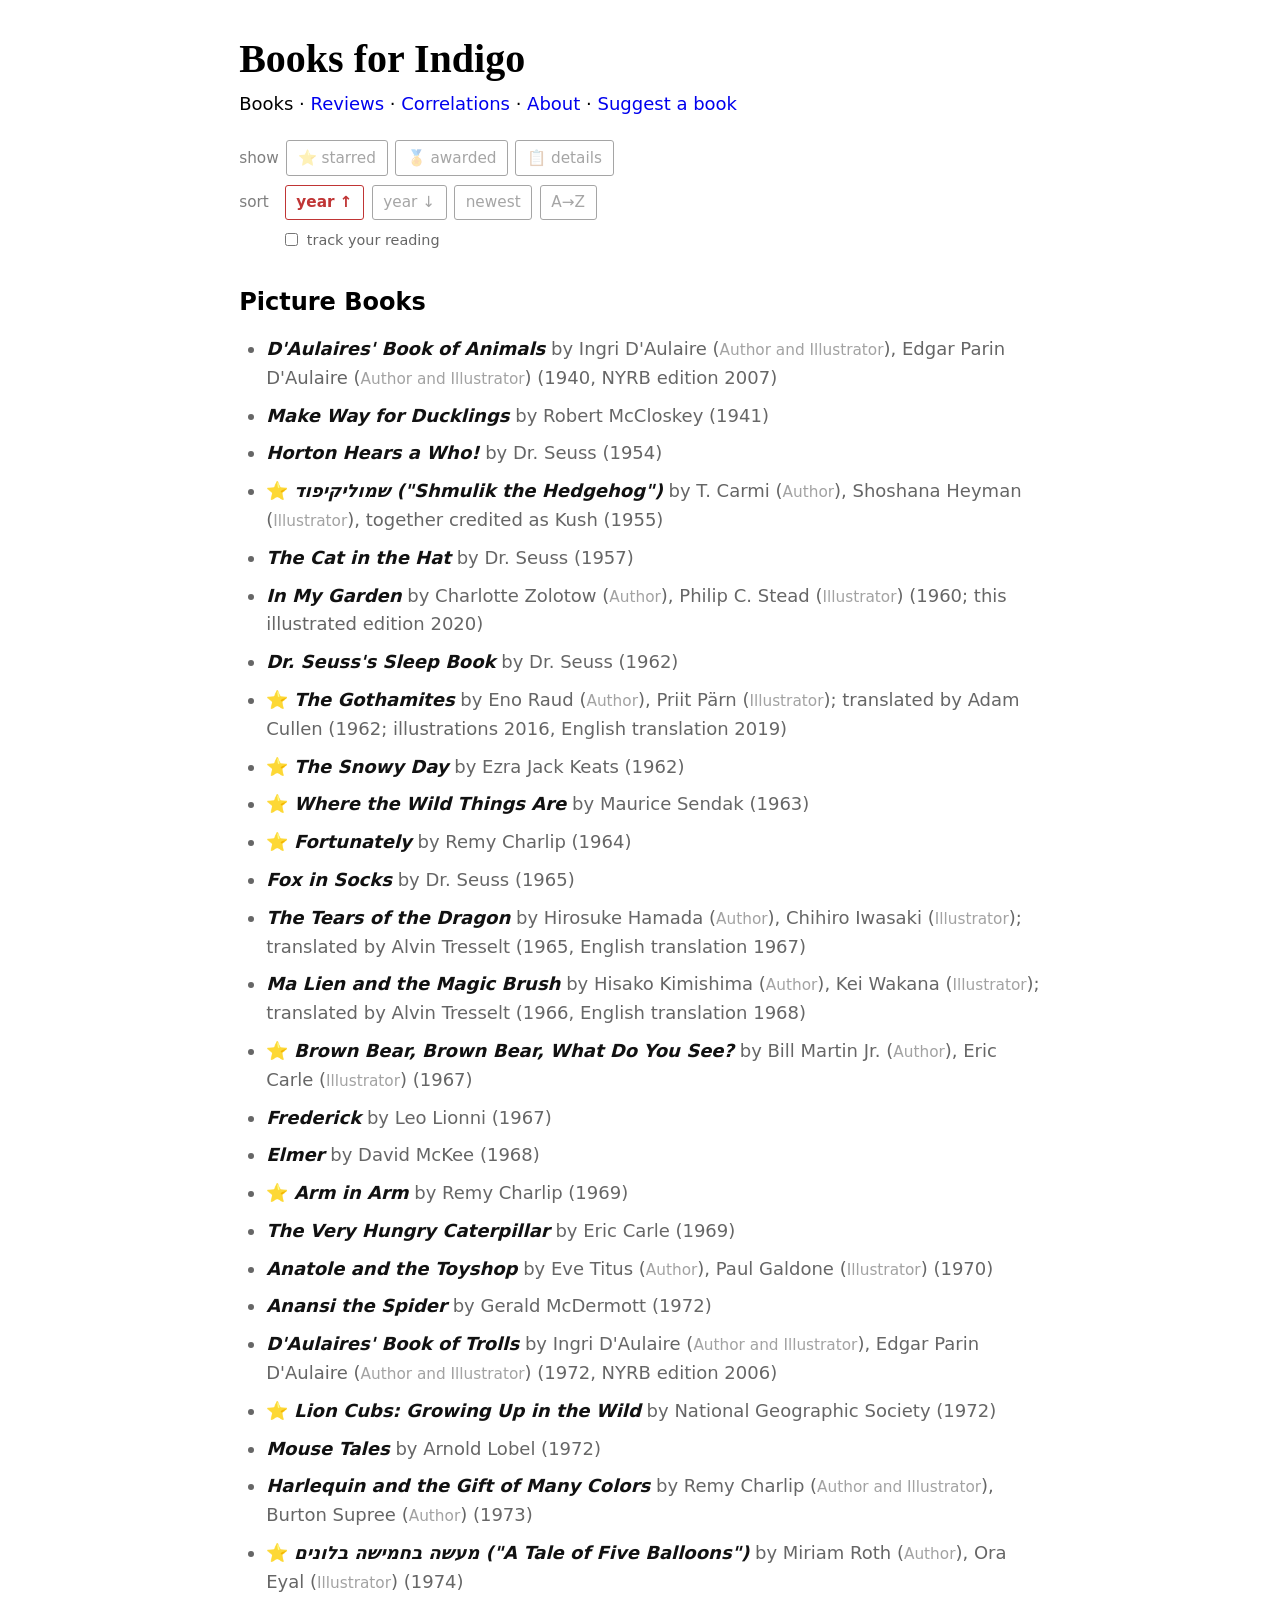
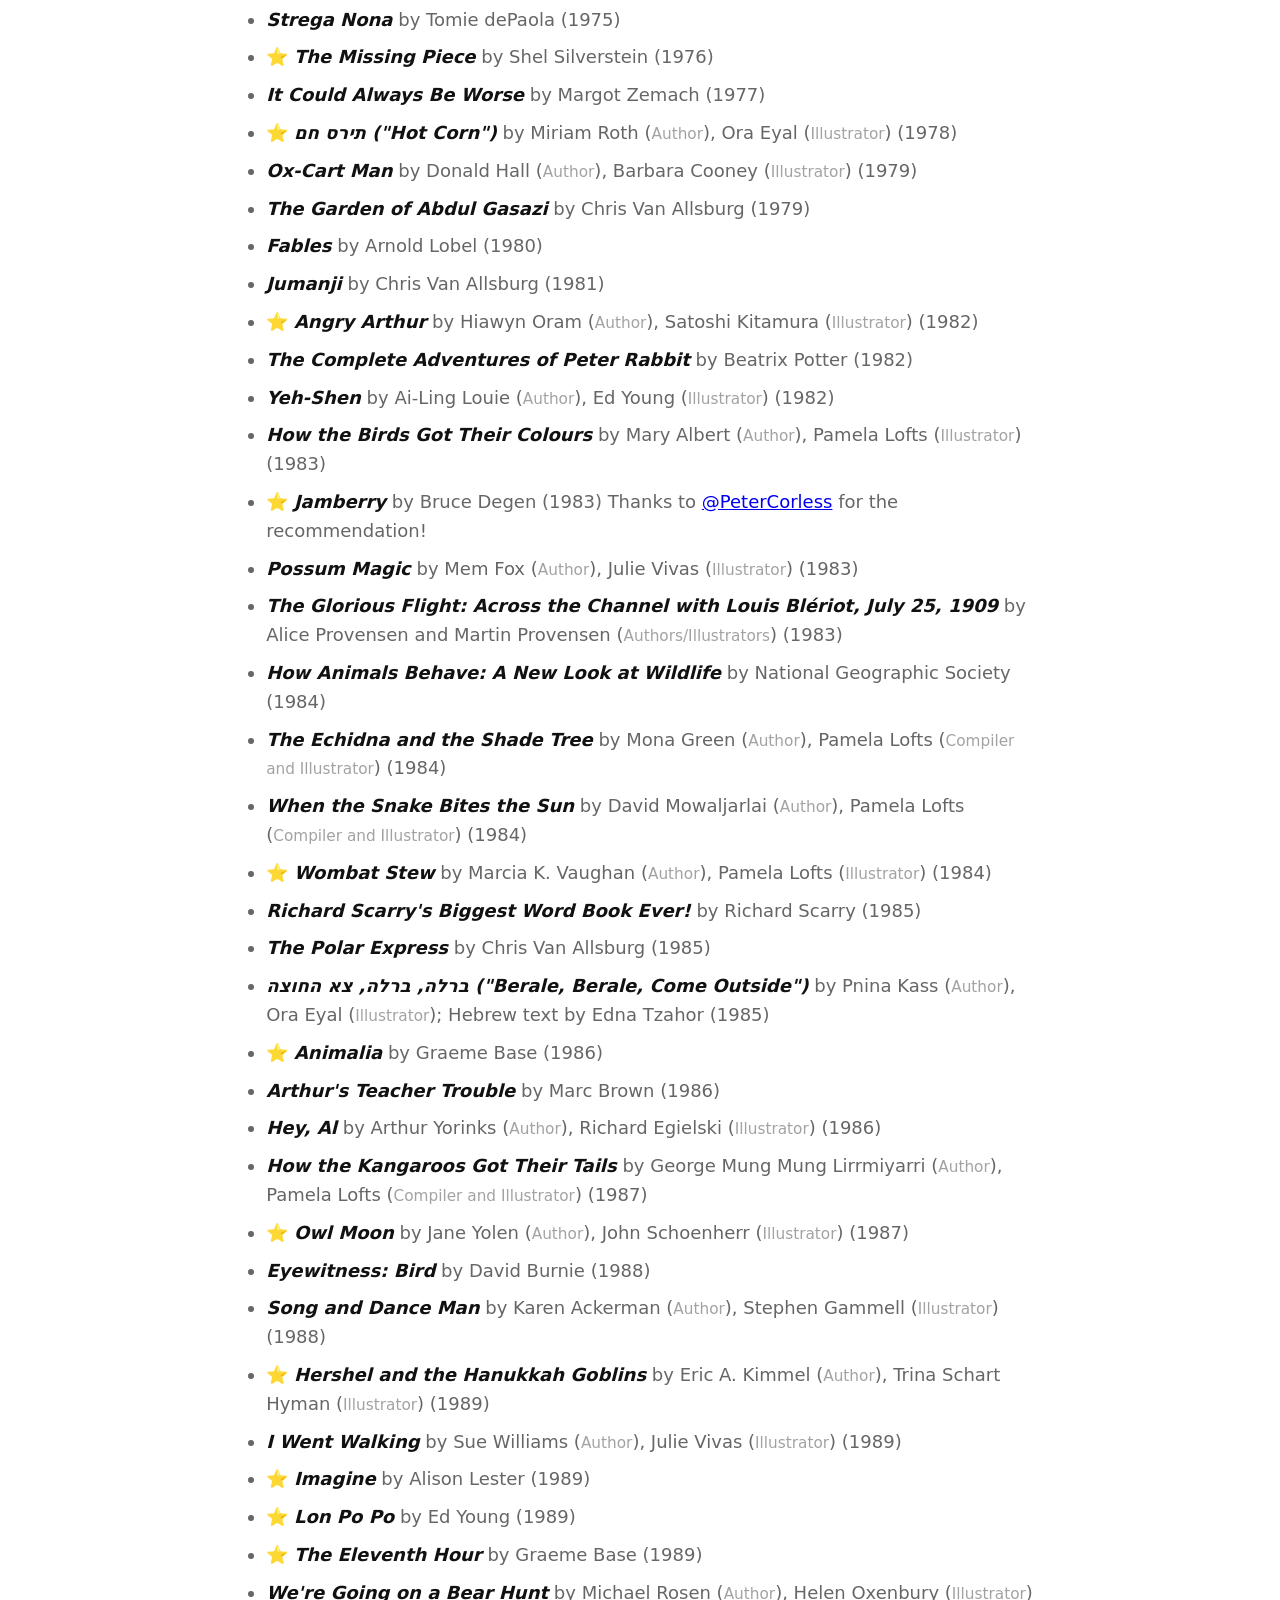
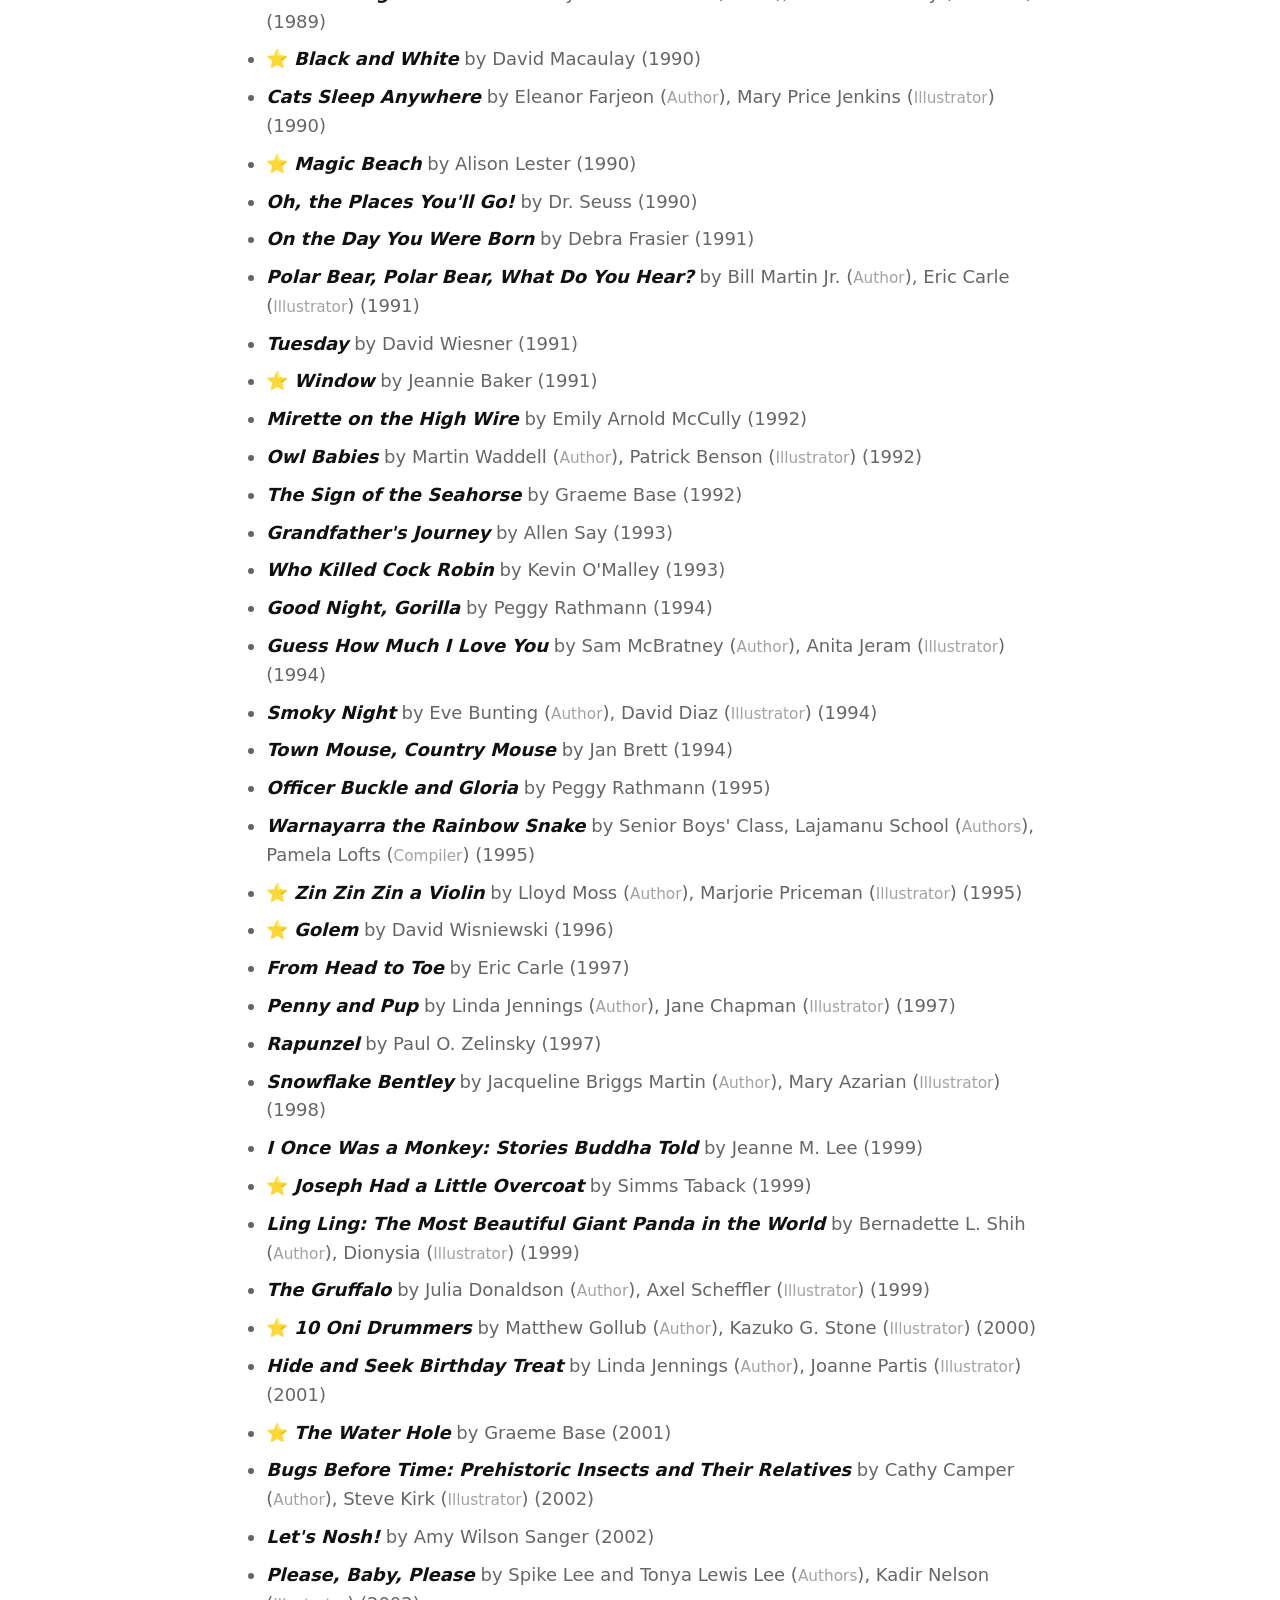
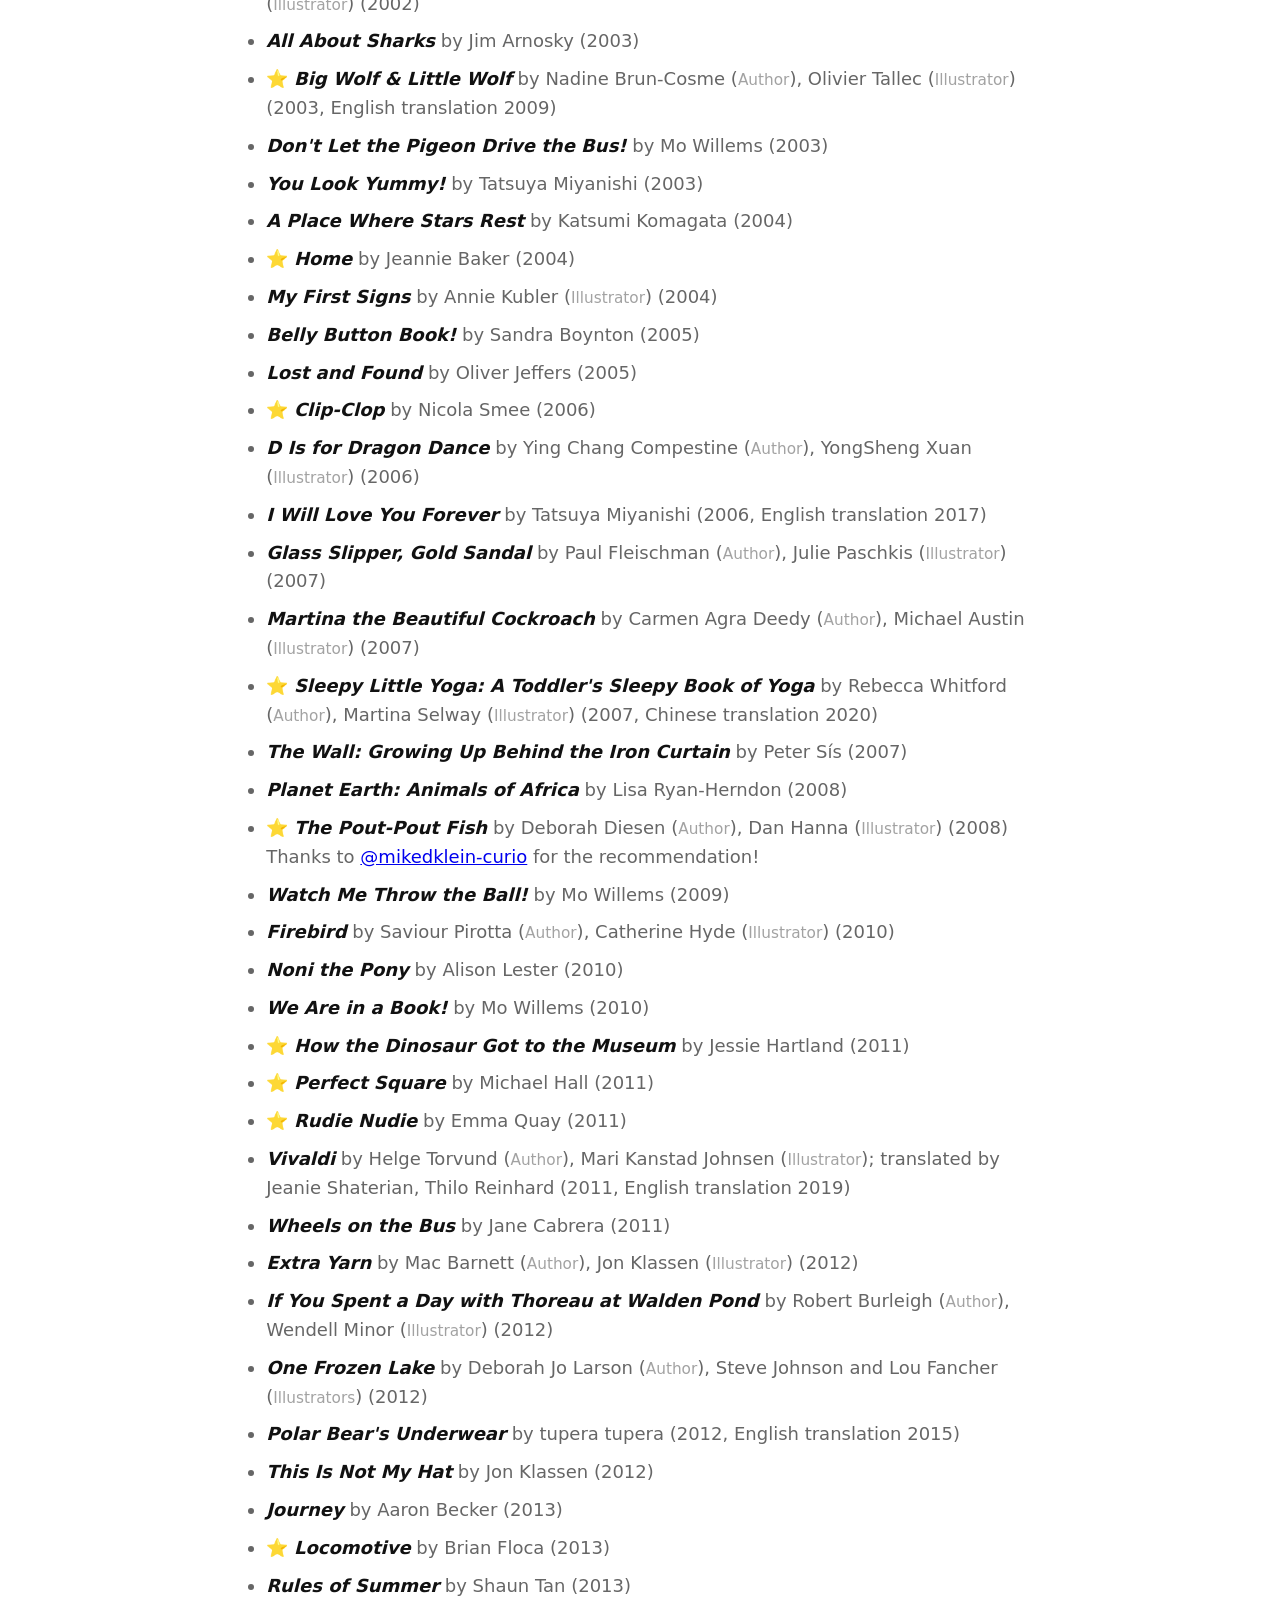
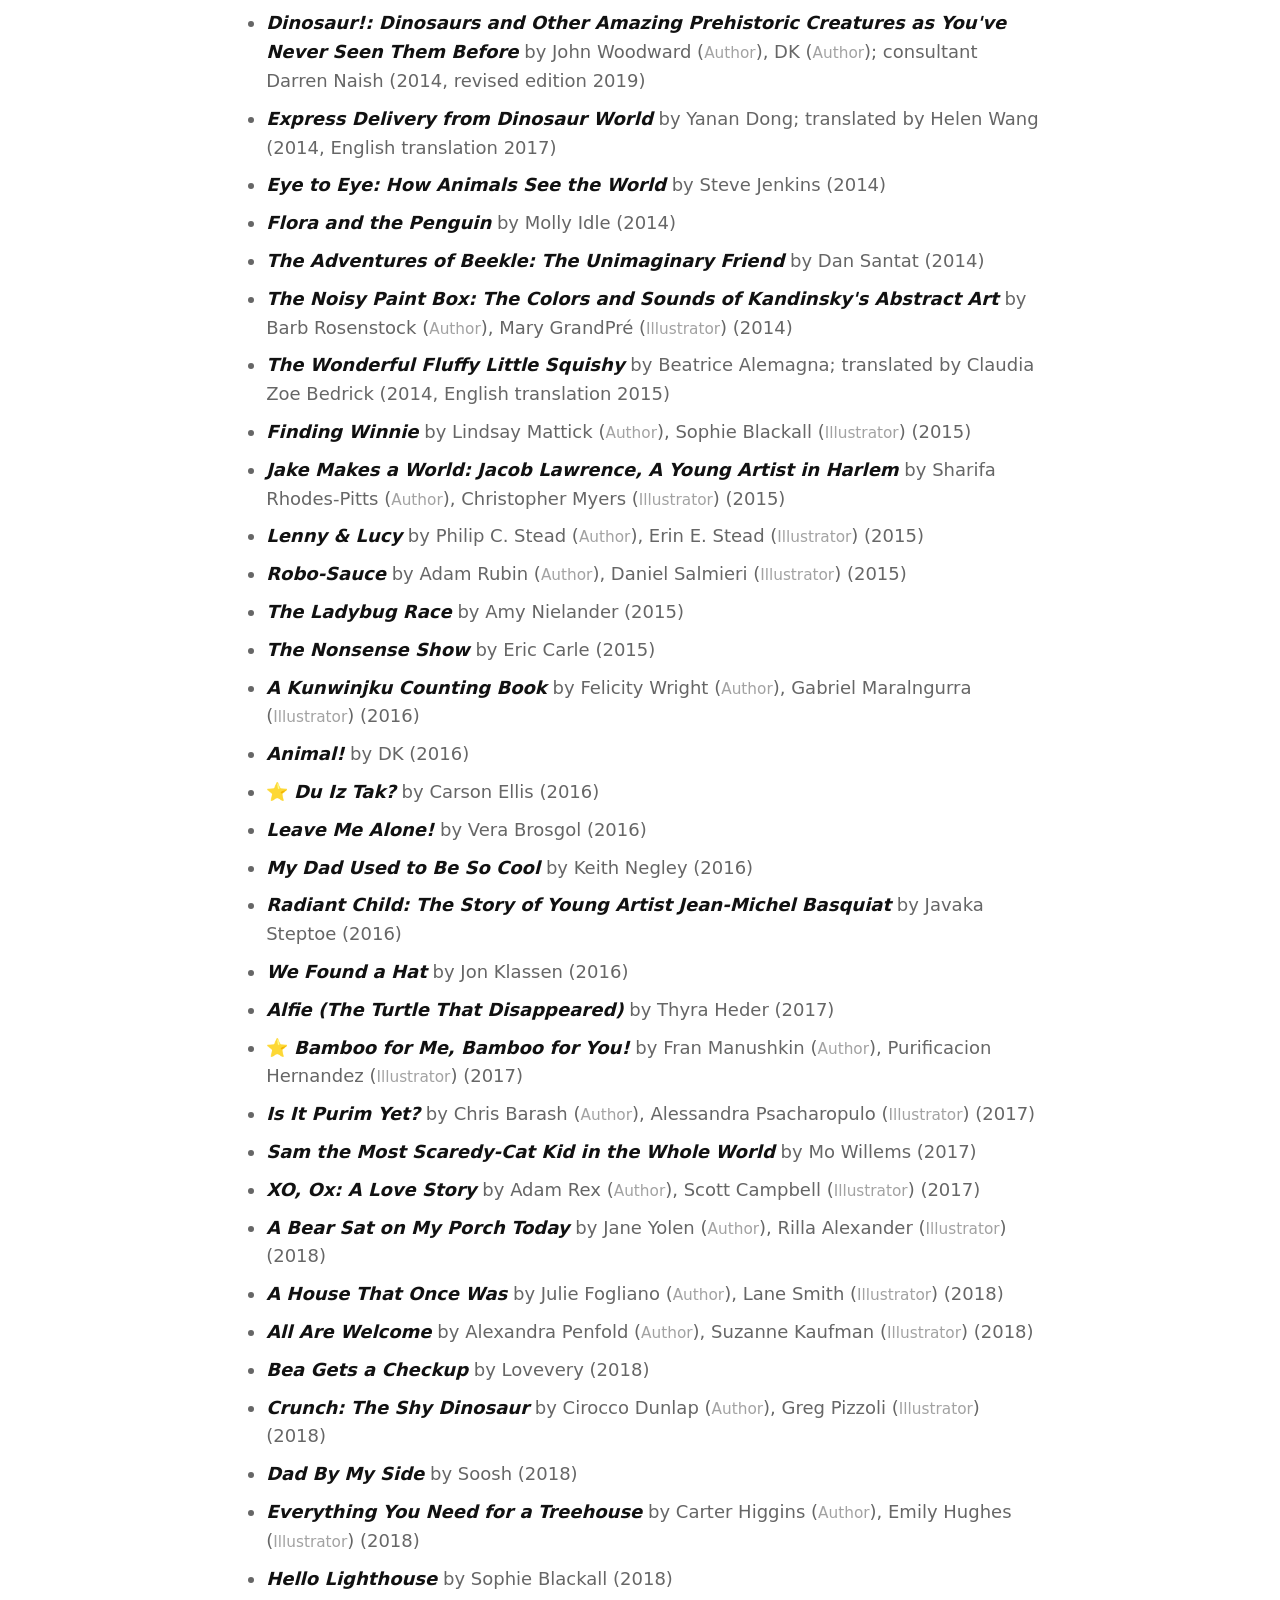
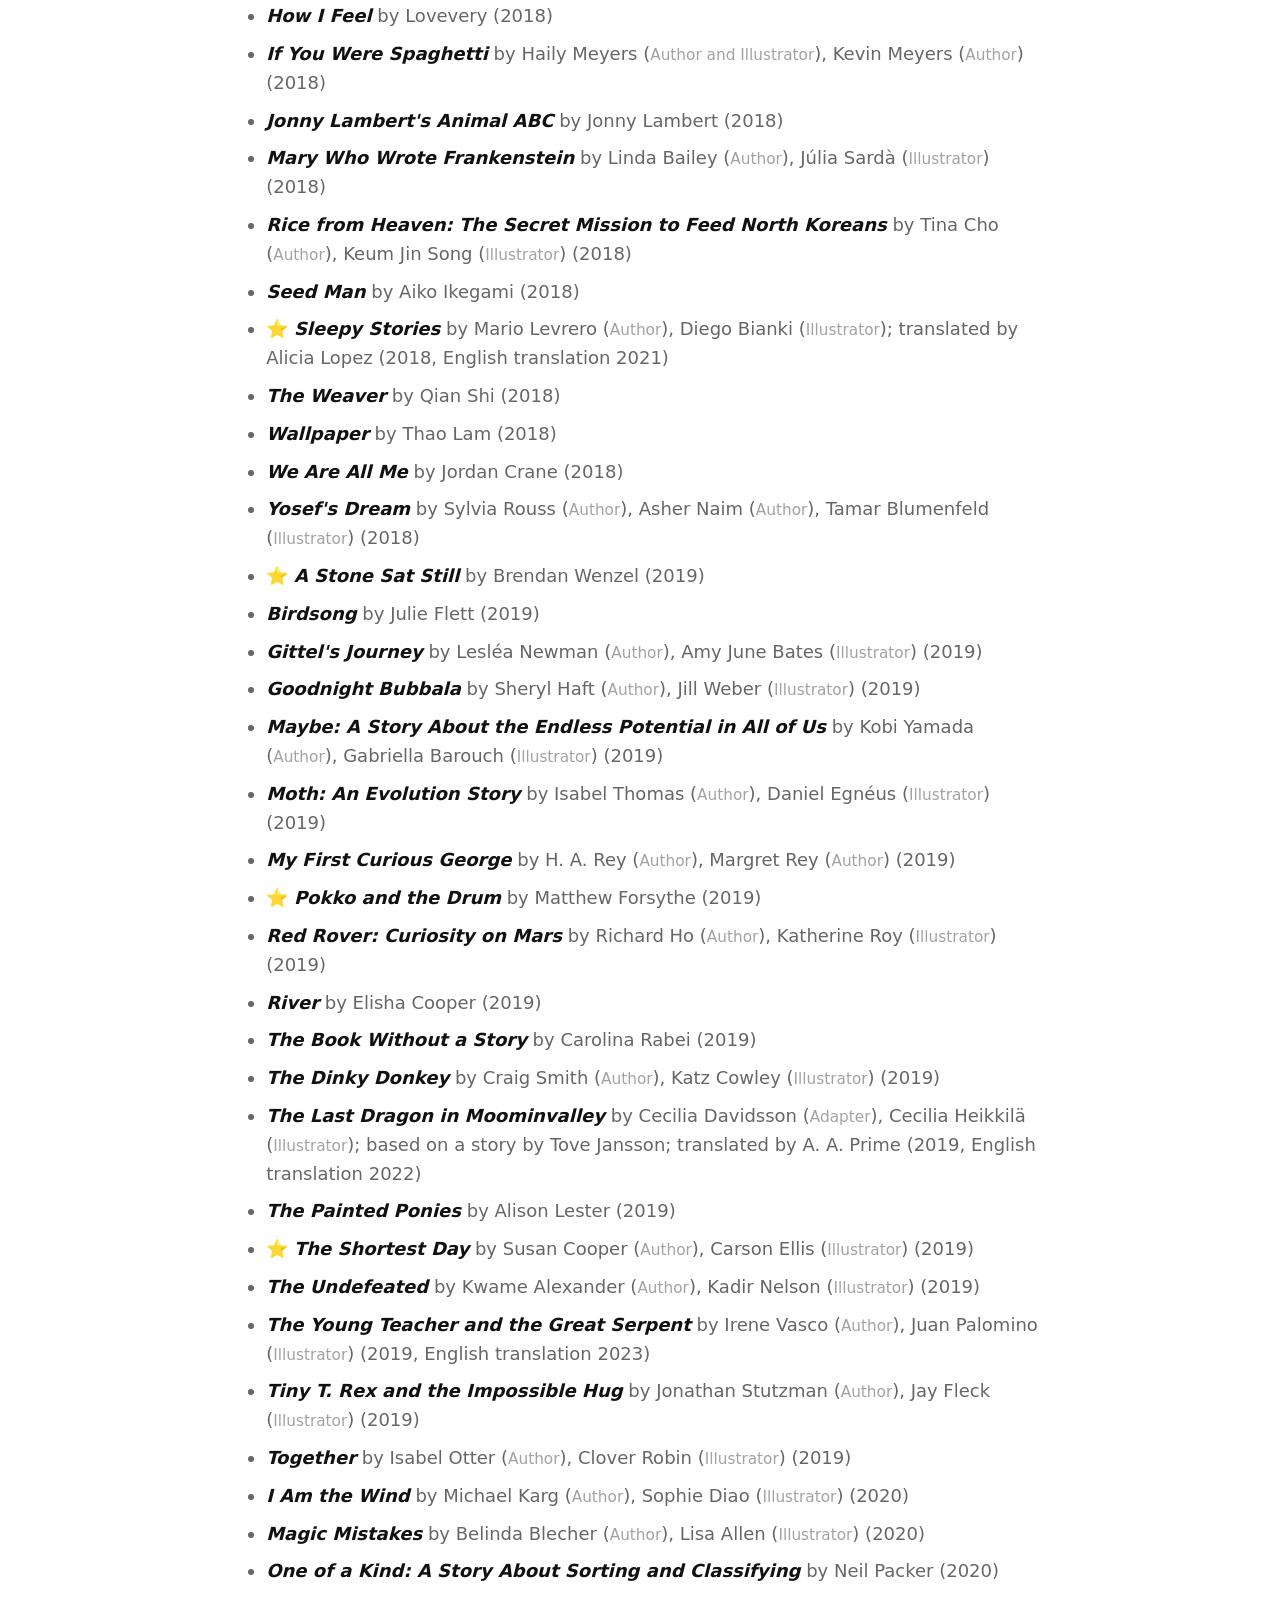
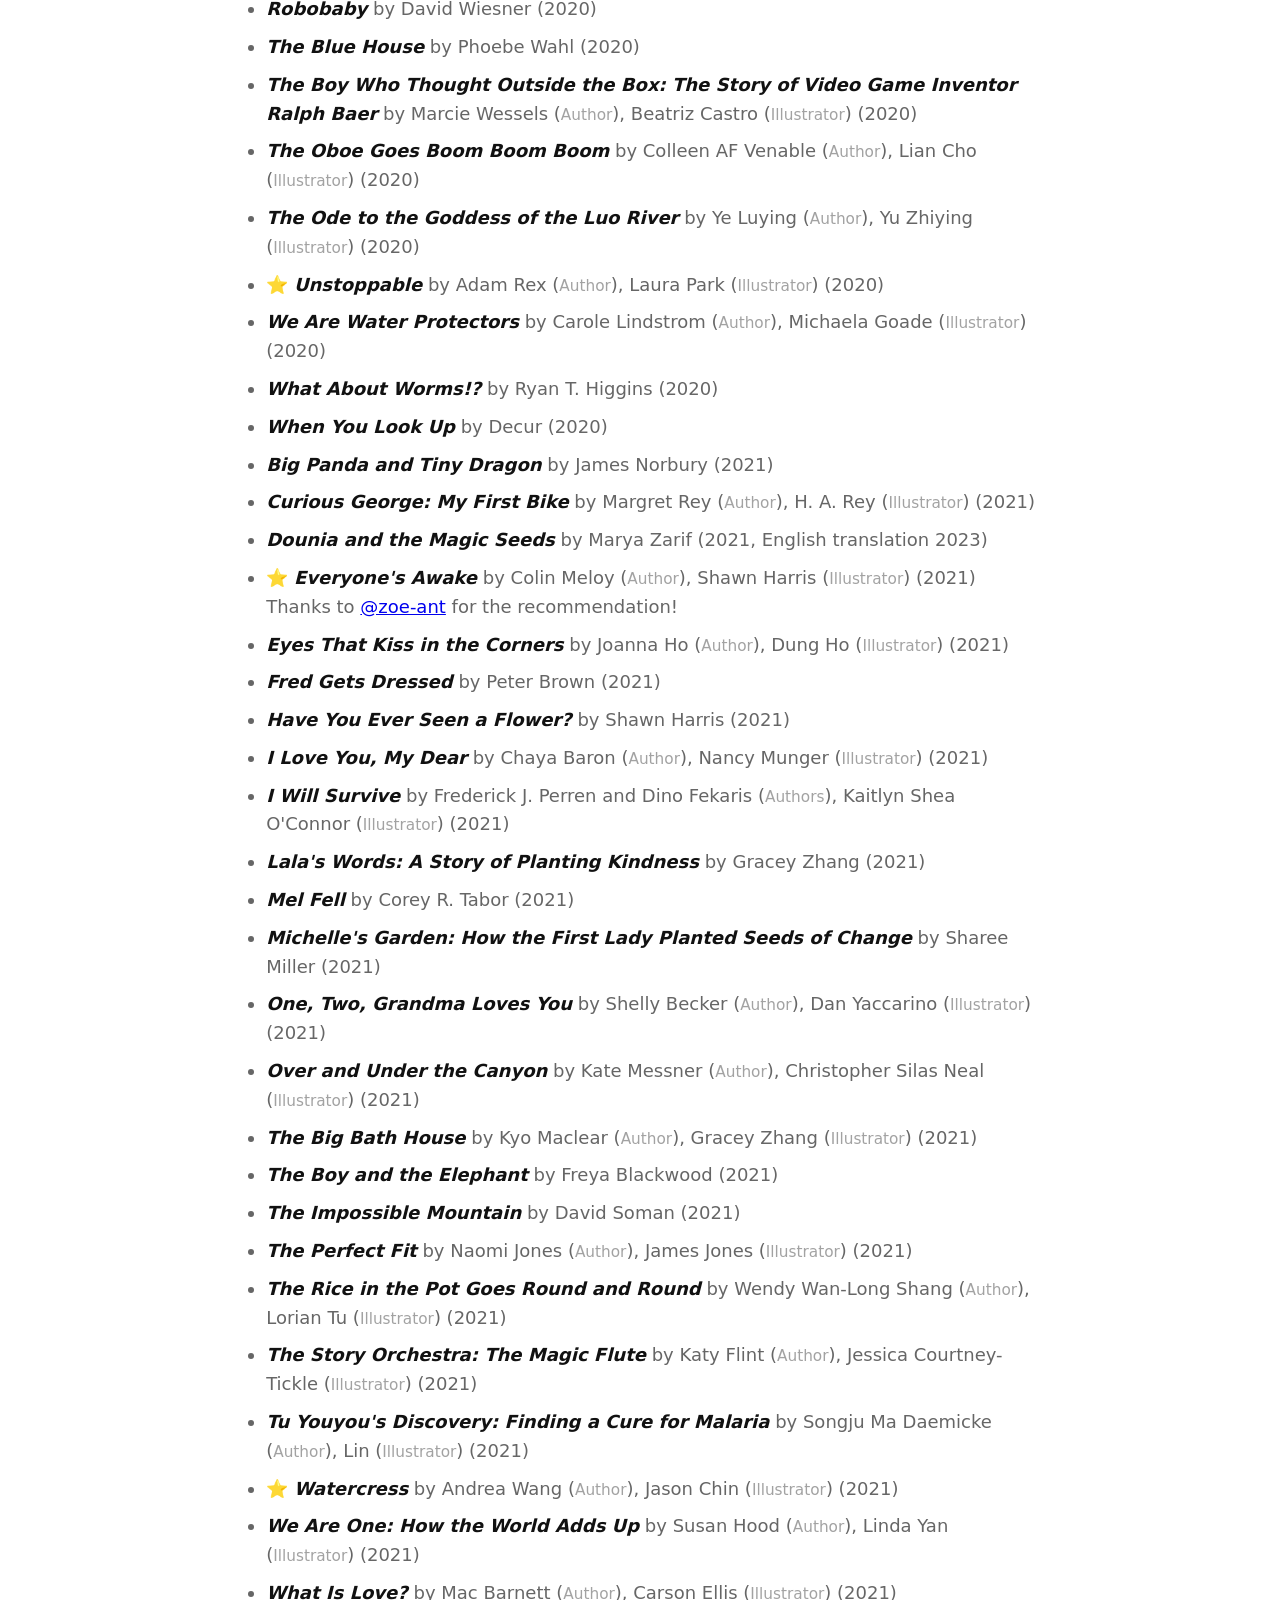
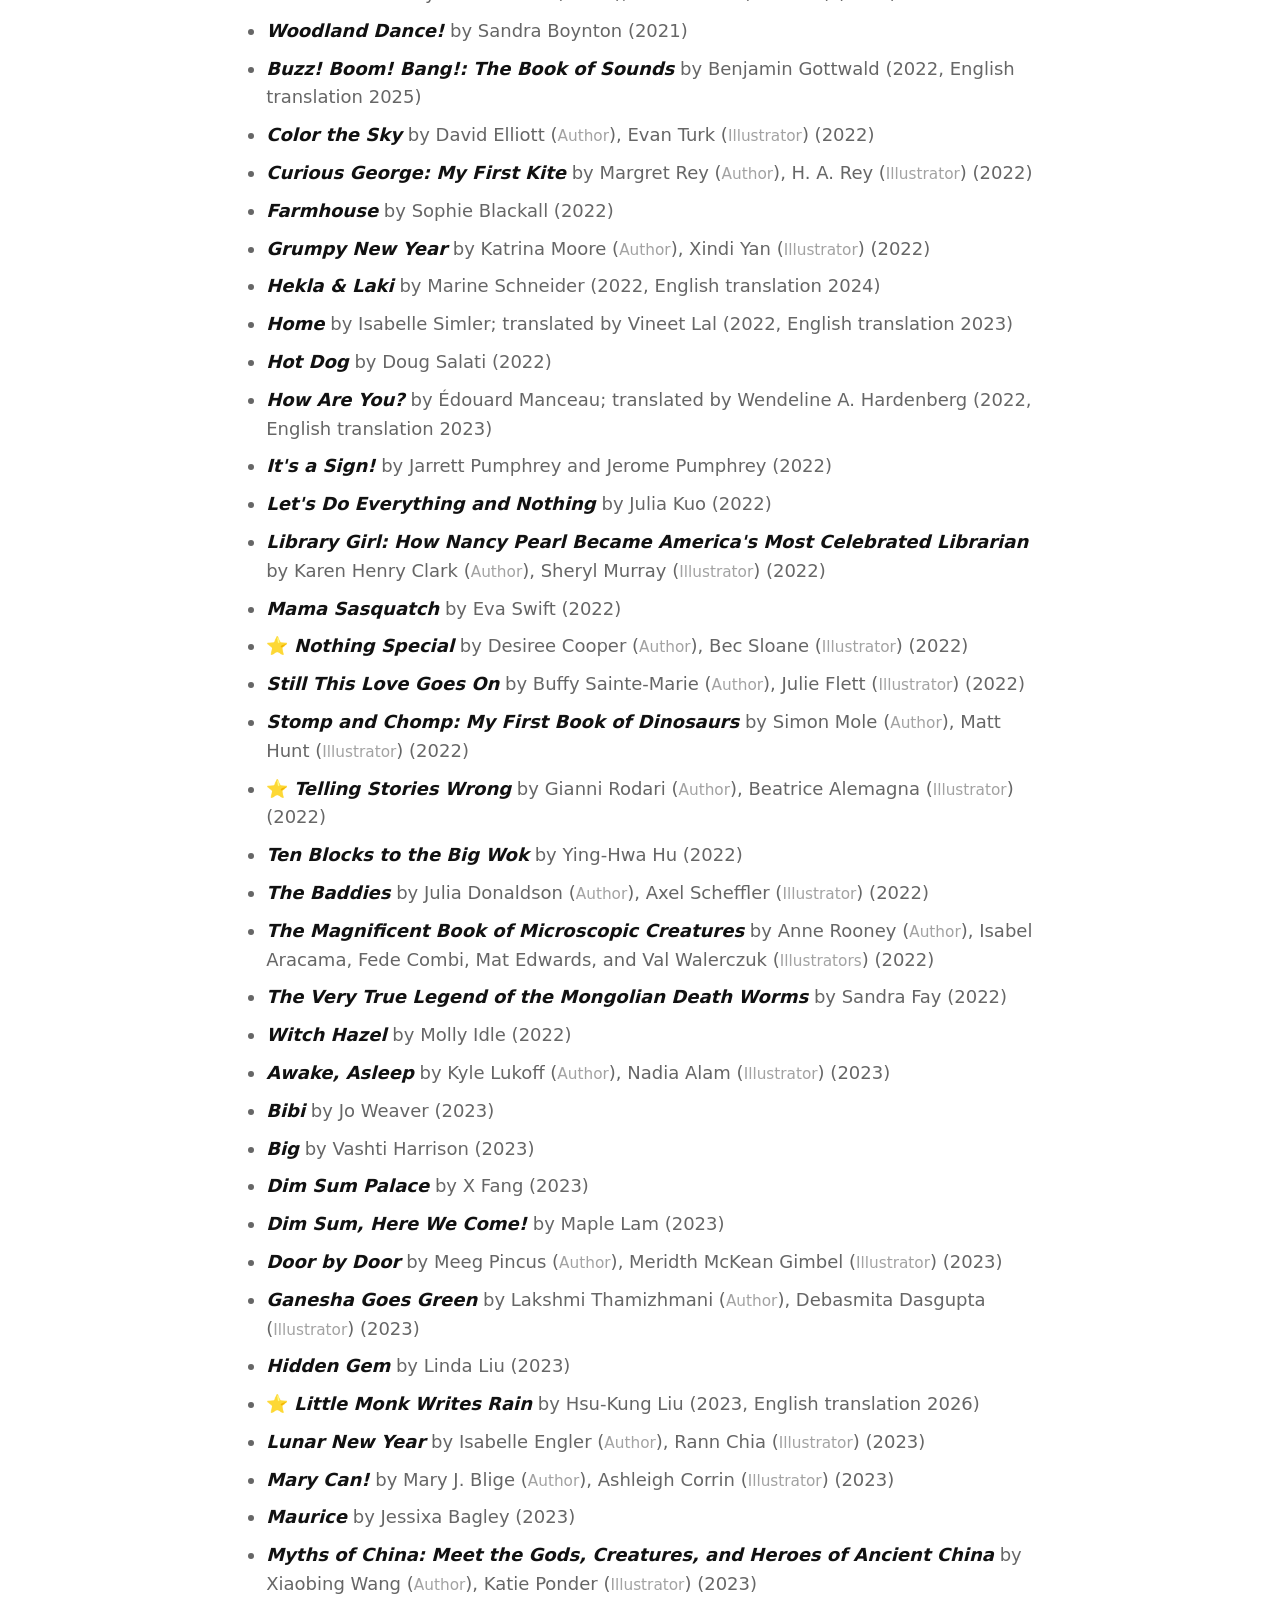
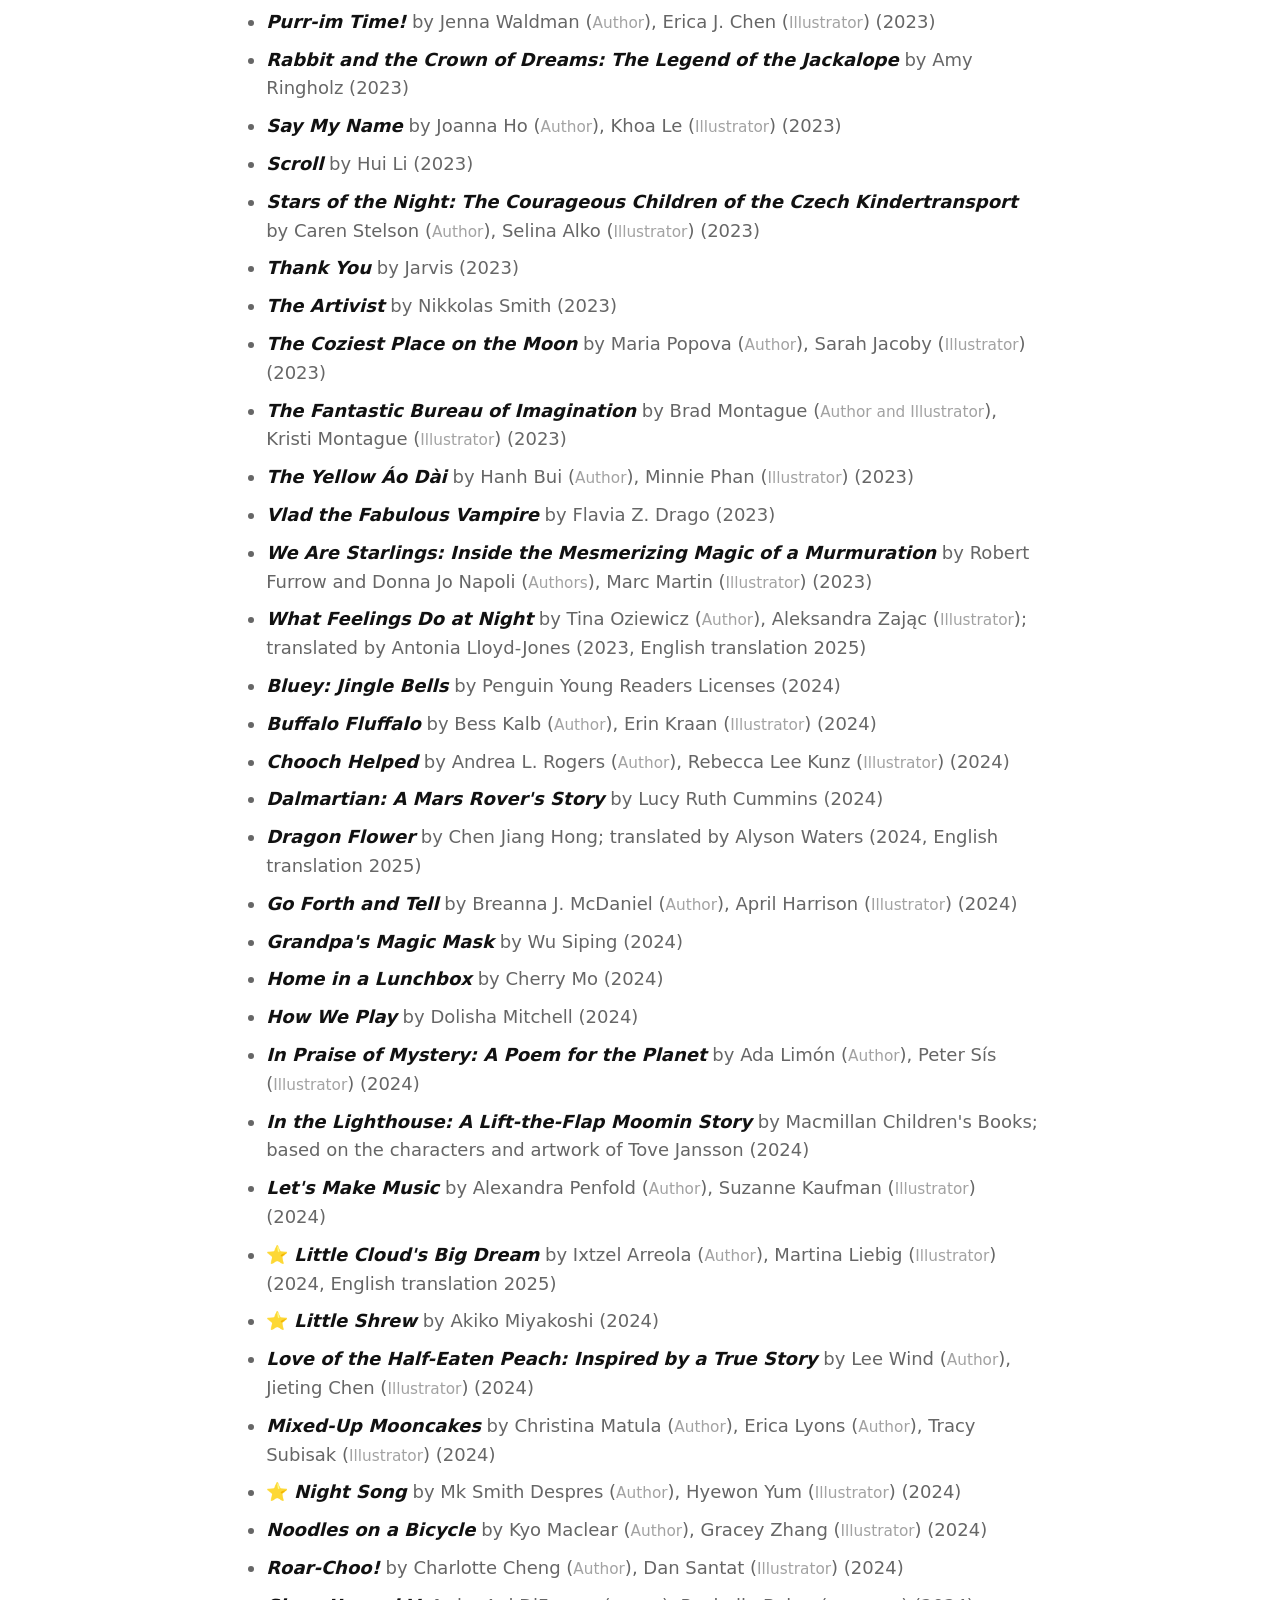
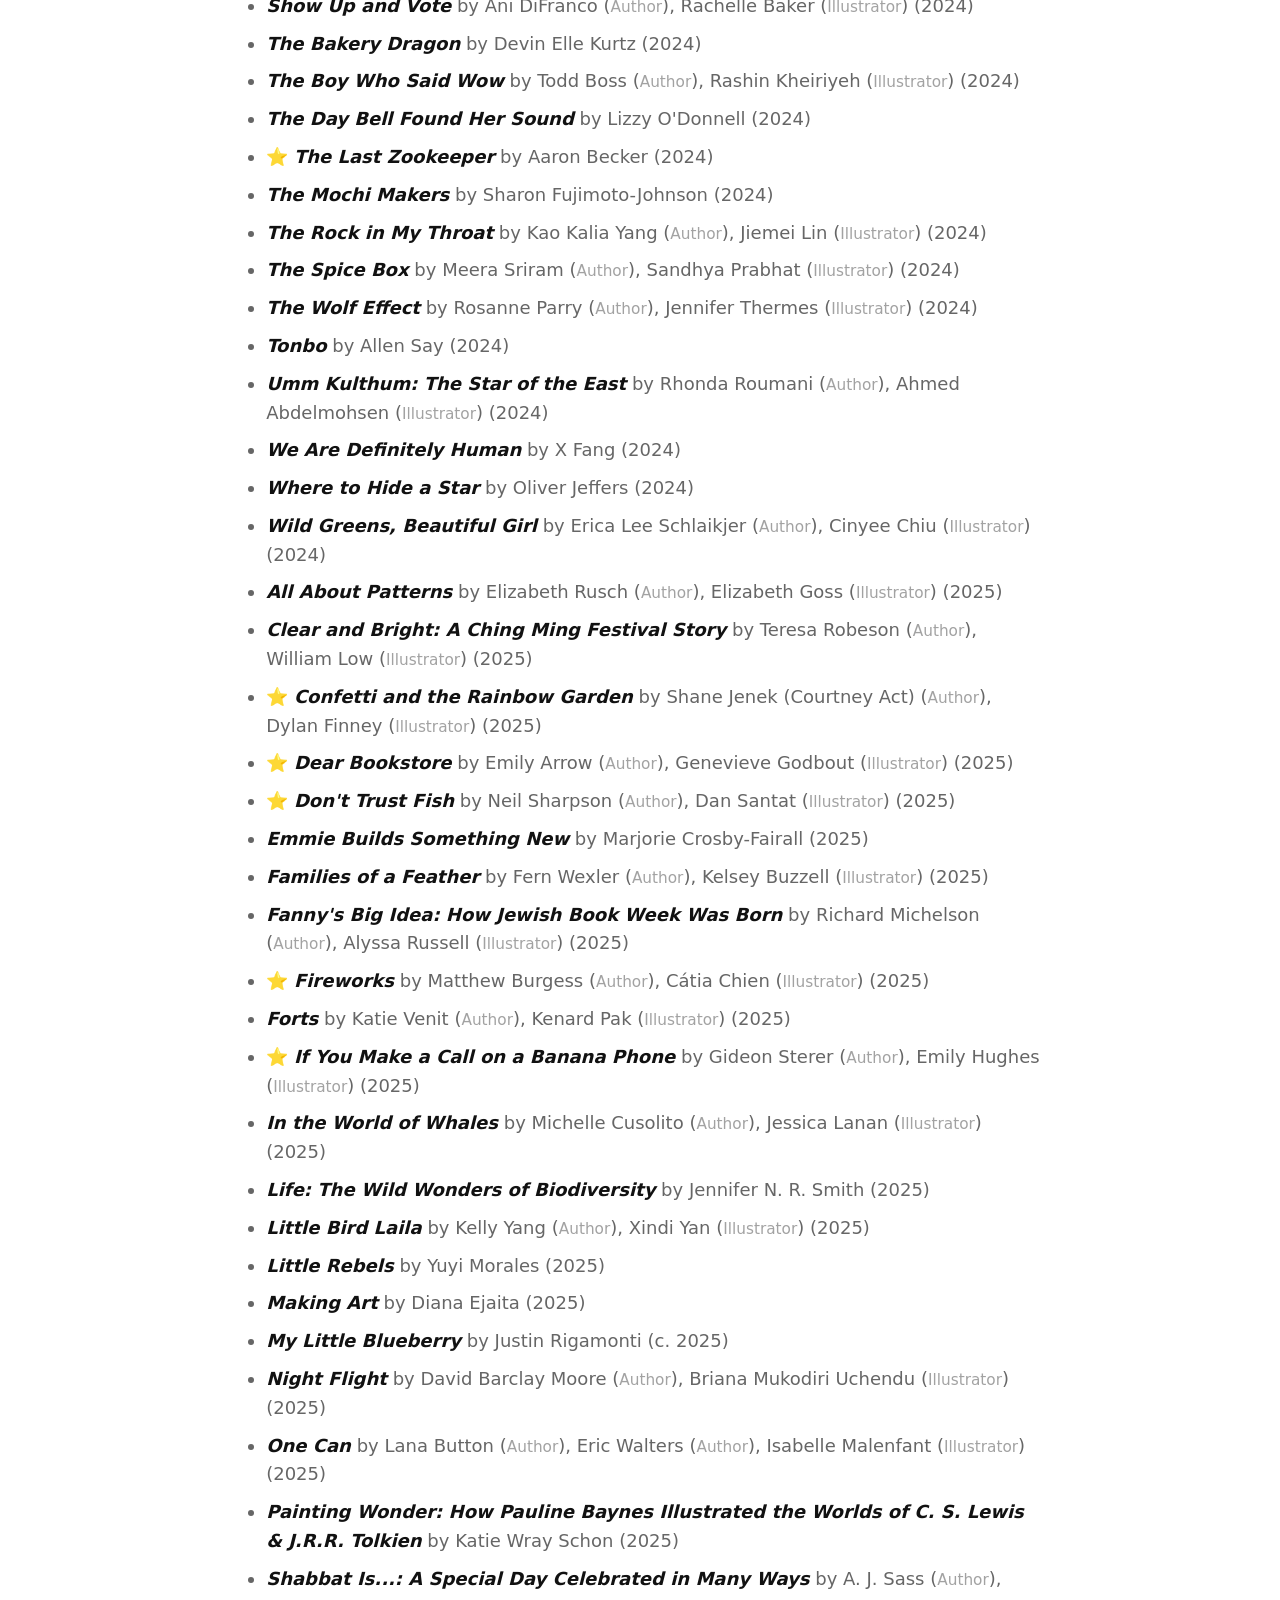
<file: index.html>
<!DOCTYPE html>
<html lang="en">
<head>
  <meta charset="utf-8">
  <meta name="viewport" content="width=device-width, initial-scale=1">
  <meta name="color-scheme" content="dark light">
  <meta name="description" content="A list of picture books, chapter books, and poetry I've read to my baby. Favorites are starred.">
  <link rel="canonical" href="https://readingstori.es/">
  <meta property="og:title" content="Books for Indigo">
  <meta property="og:description" content="A list of picture books, chapter books, and poetry I've read to my baby. Favorites are starred.">
  <meta property="og:type" content="website">
  <meta property="og:url" content="https://readingstori.es/">
  <link rel="icon" href="data:image/svg+xml,<svg xmlns='http://www.w3.org/2000/svg' viewBox='0 0 100 100'><text y='.9em' font-size='90'>📚</text></svg>">
  <link rel="alternate" type="application/rss+xml" title="Books for Indigo" href="feed.xml">
  <link rel="alternate" type="application/rss+xml" title="Books for Indigo — Starred" href="starred.xml">
  <link rel="stylesheet" href="styles.css">
  <title>Books for Indigo</title>
  <style>
    ul { padding-left: 1.5em; }
    li[data-status] { margin: 0.5em 0; color: #999; }
    li[data-status] cite { color: #ddd; font-weight: bold; }
    .role { font-size: 0.85em; opacity: 0.6; }
    @media (prefers-color-scheme: light) { li[data-status] { color: #666; } li[data-status] cite { color: #111; } }
    details > :not(summary) { margin-left: 1.2em; font-size: x-small; }
    .new-badge { font-size: x-small; color: #0a0; font-weight: bold; }
    li[data-status].hidden { display: none; }
    body.has-completion-controls li.personally-completed { opacity: 0.55; }
    body.has-completion-controls li.personally-completed cite { text-decoration: line-through; text-decoration-thickness: 0.08em; }
    .completion-checkbox { display: none; margin: 0 0.45em 0 0; accent-color: #2ea043; cursor: pointer; transform: scale(1.1); }
    body.has-completion-controls .completion-label { cursor: pointer; }
    body.has-completion-controls ul[data-section] { list-style: none; }
    body.has-completion-controls .completion-checkbox { display: inline-block; margin-left: -1.15em; }
    #completion-toggle-label { cursor: pointer; }
    #completion-toggle { accent-color: #2ea043; cursor: pointer; margin: 0 0.3em 0 0; vertical-align: -0.1em; }
    body:not(.has-completion-controls) .completion-stats { display: none; }
    .completion-stats { margin-left: 0.6em; }
    #reading-progress { font-size: 0.8em; margin: 0.65em 0 0 3.2em; color: #999; }
    #reading-progress[hidden], .pill[hidden] { display: none; }
    .local-storage-note { opacity: 0.65; margin-left: 0.35em; }
    #clear-completed { border: 0; padding: 0; margin-left: 0.35em; background: none; color: inherit; font: inherit; text-decoration: underline; cursor: pointer; }
    #clear-completed:hover { color: #ddd; }
    .country-chip { font-size: 0.7em; border: 1px solid; border-radius: 0.3em; padding: 0 0.3em; margin-left: 0.4em; opacity: 0.4; vertical-align: middle; display: none; }
    body.show-rich .country-chip { display: inline; }
    .rich-data { font-size: 0.8em; opacity: 0.5; display: none; }
    .review-line { font-style: italic; margin-left: 1.2em; }
    body.show-rich .rich-data { display: inline; }
    body.show-rich .review-line { display: block; }
    @media (prefers-color-scheme: light) {
      #reading-progress { color: #666; }
      #clear-completed:hover { color: #111; }
    }
    @media (max-width: 480px) {
      #reading-progress { margin-left: 0; }
      .local-storage-note { display: block; margin-left: 0; }
    }
  </style>
</head>
<body>
  <header>
    <h1>Books for Indigo</h1>
  </header>
  <nav>
    <p>Books · <a href="starred.html">Reviews</a> · <a href="correlations.html">Correlations</a> · <a href="about.html">About</a> · <a href="https://github.com/oatsandsugar/books-for-indigo/issues/new">Suggest a book</a></p>
  </nav>

  <div id="controls">
    <div class="filter-row">
      <span class="filter-label">show</span>
      <button class="pill star-pill" data-filter="starred" data-value="yes">⭐ <span class="pill-text">starred</span></button>
      <button class="pill award-pill" data-filter="award" data-value="any">🏅 <span class="pill-text">awarded</span></button>
      <button class="pill completion-pill" id="show-uncompleted" data-filter="completion" data-value="uncompleted" hidden>☐ <span class="pill-text">to read</span></button>
      <button class="pill" id="toggle-rich">📋 <span class="pill-text">details</span></button>
    </div>
    <div class="filter-row">
      <span class="filter-label">sort</span>
      <button class="pill sort-pill on" data-sort="year-asc">year ↑</button>
      <button class="pill sort-pill" data-sort="year-desc">year ↓</button>
      <button class="pill sort-pill" data-sort="added-desc">newest</button>
      <button class="pill sort-pill" data-sort="alpha">A→Z</button>
    </div>
    <div id="reading-progress" hidden>
      <label id="completion-toggle-label"><input type="checkbox" id="completion-toggle"> track your reading</label>
      <span class="completion-stats">
        <span id="reading-progress-text" aria-live="polite"></span>
        <span class="local-storage-note">Saved only in this browser.</span>
        <button type="button" id="clear-completed" hidden>Reset</button>
      </span>
    </div>
  </div>

  <main>

  <h2>Picture Books</h2>
  <ul data-section="picture">
    <li data-year="1940" data-added="2026-10-09" data-country="US" data-publisher="Doubleday, Doran &amp; Company" data-edition-publisher="NYR Children&#x27;s Collection" data-status="read"><cite>D'Aulaires' Book of Animals</cite> by <span class="author">Ingri D'Aulaire</span> (<span class="role">Author and Illustrator</span>), <span class="author">Edgar Parin D'Aulaire</span> (<span class="role">Author and Illustrator</span>) (1940, NYRB edition 2007)</li>
    <li data-year="1941" data-added="2026-03-07" data-country="US" data-publisher="Viking Press" data-status="read" data-caldecott-medal="1942"><cite>Make Way for Ducklings</cite> by <span class="author">Robert McCloskey</span> (1941)</li>
    <li data-year="1954" data-added="2026-10-09" data-country="US" data-publisher="Random House" data-status="read"><cite>Horton Hears a Who!</cite> by <span class="author">Dr. Seuss</span> (1954)</li>
    <!-- https://www.kibutz-poalim.co.il/שמוליקיפוד -->
    <li data-year="1955" data-added="2026-10-09" data-country="IL" data-publisher="Sifriat Poalim" data-status="read" data-starred><cite><bdi lang="he" dir="rtl">שמוליקיפוד</bdi> ("Shmulik the Hedgehog")</cite> by <span class="author">T. Carmi</span> (<span class="role">Author</span>), <span class="author">Shoshana Heyman</span> (<span class="role">Illustrator</span>), together credited as Kush (1955)</li>
    <li data-year="1957" data-added="2026-10-09" data-country="US" data-publisher="Random House" data-status="read"><cite>The Cat in the Hat</cite> by <span class="author">Dr. Seuss</span> (1957)</li>
    <!-- https://holidayhouse.com/wp-content/uploads/2019/08/Spring-2020-Catalog.pdf -->
    <li data-year="1960" data-added="2026-10-09" data-country="US" data-publisher="Lothrop, Lee &amp; Shepard" data-status="read"><cite>In My Garden</cite> by <span class="author">Charlotte Zolotow</span> (<span class="role">Author</span>), <span class="author">Philip C. Stead</span> (<span class="role">Illustrator</span>) (1960; this illustrated edition 2020)</li>
    <li data-year="1962" data-added="2026-02-26" data-country="US" data-publisher="Viking Press" data-starred data-status="read" data-caldecott-medal="1963"><cite>The Snowy Day</cite> by <span class="author">Ezra Jack Keats</span> (1962)</li>
    <li data-year="1962" data-added="2026-10-09" data-country="US" data-publisher="Random House" data-status="read"><cite>Dr. Seuss&#x27;s Sleep Book</cite> by <span class="author">Dr. Seuss</span> (1962)</li>
    <!-- https://elk.ee/blog/2019/06/17/eno-rauds-gothamites-published-in-english/ -->
    <li data-year="1962" data-added="2026-10-09" data-country="EE" data-publisher="Eesti Riiklik Kirjastus" data-status="read" data-starred><cite>The Gothamites</cite> by <span class="author">Eno Raud</span> (<span class="role">Author</span>), <span class="author">Priit Pärn</span> (<span class="role">Illustrator</span>); translated by <span class="author">Adam Cullen</span> (1962; illustrations 2016, English translation 2019)</li>
    <li data-year="1963" data-added="2026-02-26" data-country="US" data-publisher="Harper &amp; Row" data-starred data-status="read" data-caldecott-medal="1964" data-nyt-illustrated="1963"><cite>Where the Wild Things Are</cite> by <span class="author">Maurice Sendak</span> (1963)</li>
    <li data-year="1964" data-added="2026-03-23" data-country="US" data-publisher="Parents' Magazine Press" data-starred data-review="One happy page, one sad page. One happy page, one sad page. Until you hit the absurd, and you hit that very quickly. Like all of Remy Charlip's books, it's a little adventure into a mind nothing like your own. And unlike some of his other books, this one is approachable for young children, who love the alternating bright colors and grayscale and the repeated language." data-status="read"><cite>Fortunately</cite> by <span class="author">Remy Charlip</span> (1964)</li>
    <li data-year="1965" data-added="2026-02-26" data-country="US" data-publisher="Random House" data-status="read"><cite>Fox in Socks</cite> by <span class="author">Dr. Seuss</span> (1965)</li>
    <li data-year="1965" data-added="2026-10-09" data-country="JP" data-publisher="Kaiseisha" data-status="read"><cite>The Tears of the Dragon</cite> by <span class="author">Hirosuke Hamada</span> (<span class="role">Author</span>), <span class="author">Chihiro Iwasaki</span> (<span class="role">Illustrator</span>); translated by <span class="author">Alvin Tresselt</span> (1965, English translation 1967)</li>
    <!-- https://ndlsearch.ndl.go.jp/books/R100000002-I000000832172 -->
    <li data-year="1966" data-added="2026-10-09" data-country="JP" data-publisher="Kaiseisha" data-status="read"><cite>Ma Lien and the Magic Brush</cite> by <span class="author">Hisako Kimishima</span> (<span class="role">Author</span>), <span class="author">Kei Wakana</span> (<span class="role">Illustrator</span>); translated by <span class="author">Alvin Tresselt</span> (1966, English translation 1968)</li>
    <li data-year="1967" data-added="2026-02-26" data-country="US" data-publisher="Pantheon Books" data-status="read" data-caldecott-honor="1968" data-nyt-illustrated="1967"><cite>Frederick</cite> by <span class="author">Leo Lionni</span> (1967)</li>
    <li data-year="1967" data-added="2026-10-09" data-country="US" data-publisher="Doubleday" data-status="read" data-starred><cite>Brown Bear, Brown Bear, What Do You See?</cite> by <span class="author">Bill Martin Jr.</span> (<span class="role">Author</span>), <span class="author">Eric Carle</span> (<span class="role">Illustrator</span>) (1967)</li>
    <li data-year="1968" data-added="2026-10-09" data-country="GB" data-publisher="Dobson Books" data-status="read"><cite>Elmer</cite> by <span class="author">David McKee</span> (1968)</li>
    <li data-edition-publisher="NYR Children&#x27;s Collection" data-year="1969" data-added="2026-02-26" data-country="US" data-publisher="Parents' Magazine Press" data-starred data-review="This book is just actual art. Remy Charlip was an avant-garde choreographer at the time; he'd mail his dancers postcards describing dances, and refuse to clarify what order they were meant to be in or what they meant. That whole vibe is this book. Every story is absurd. Some are hilarious; some are unapproachable. They're all beautiful, and they're all intellectually vibrant. One of my favorites is a tiny, tiny illustration with a caption on top saying 'Let's have an imperceptible party.' I can't tell you how much I love this, but I will also tell you that the friends I bought this book for have all been grown-ups." data-status="read" data-nyt-illustrated="1969"><cite title="NYT Best Illustrated 1969">Arm in Arm</cite> by <span class="author">Remy Charlip</span> (1969)</li>
    <li data-year="1969" data-added="2026-10-09" data-country="US" data-publisher="World Publishing Company" data-status="read"><cite>The Very Hungry Caterpillar</cite> by <span class="author">Eric Carle</span> (1969)</li>
    <li data-year="1970" data-added="2026-07-24" data-country="US" data-publisher="McGraw-Hill" data-status="read"><cite>Anatole and the Toyshop</cite> by <span class="author">Eve Titus</span> (<span class="role">Author</span>), <span class="author">Paul Galdone</span> (<span class="role">Illustrator</span>) (1970)</li>
    <li data-year="1972" data-added="2026-02-26" data-country="US" data-publisher="Holt, Rinehart and Winston" data-status="read" data-caldecott-honor="1973"><cite>Anansi the Spider</cite> by <span class="author">Gerald McDermott</span> (1972)</li>
    <li data-year="1972" data-added="2026-03-22" data-country="US" data-publisher="Harper &amp; Row" data-status="read"><cite>Mouse Tales</cite> by <span class="author">Arnold Lobel</span> (1972)</li>
    <li data-year="1972" data-added="2026-07-14" data-country="US" data-publisher="National Geographic Society" data-starred data-status="read"><cite>Lion Cubs: Growing Up in the Wild</cite> by <span class="author">National Geographic Society</span> (1972)</li>
    <li data-year="1972" data-added="2026-10-09" data-country="US" data-publisher="Doubleday" data-edition-publisher="NYR Children&#x27;s Collection" data-status="read"><cite>D'Aulaires' Book of Trolls</cite> by <span class="author">Ingri D'Aulaire</span> (<span class="role">Author and Illustrator</span>), <span class="author">Edgar Parin D'Aulaire</span> (<span class="role">Author and Illustrator</span>) (1972, NYRB edition 2006)</li>
    <li data-year="1973" data-added="2026-10-09" data-country="US" data-publisher="Parents&#x27; Magazine Press" data-status="read"><cite>Harlequin and the Gift of Many Colors</cite> by <span class="author">Remy Charlip</span> (<span class="role">Author and Illustrator</span>), <span class="author">Burton Supree</span> (<span class="role">Author</span>) (1973)</li>
    <!-- https://www.kibutz-poalim.co.il/page_52754 ; https://www.pjisrael.org/en/book/grandmothers-coat/ -->
    <li data-year="1974" data-added="2026-10-09" data-country="IL" data-publisher="Sifriat Poalim" data-status="read" data-starred data-unicef-smile-award="1998"><cite title="UNICEF Smile Award 1998"><bdi lang="he" dir="rtl">מעשה בחמישה בלונים</bdi> ("A Tale of Five Balloons")</cite> by <span class="author">Miriam Roth</span> (<span class="role">Author</span>), <span class="author">Ora Eyal</span> (<span class="role">Illustrator</span>) (1974)</li>
    <li data-year="1975" data-added="2026-02-27" data-country="US" data-publisher="Prentice-Hall" data-status="read" data-caldecott-honor="1976"><cite>Strega Nona</cite> by <span class="author">Tomie dePaola</span> (1975)</li>
    <li data-year="1976" data-added="2026-02-26" data-country="US" data-publisher="Harper &amp; Row" data-starred data-status="read"><cite>The Missing Piece</cite> by <span class="author">Shel Silverstein</span> (1976)</li>
    <li data-year="1977" data-added="2026-10-09" data-country="US" data-publisher="Farrar, Straus and Giroux" data-status="read" data-caldecott-honor="1978"><cite title="Caldecott Honor 1978">It Could Always Be Worse</cite> by <span class="author">Margot Zemach</span> (1977)</li>
    <!-- https://www.kibutz-poalim.co.il/page_54386 -->
    <li data-year="1978" data-added="2026-10-09" data-country="IL" data-publisher="Sifriat Poalim" data-status="read" data-starred><cite><bdi lang="he" dir="rtl">תירס חם</bdi> ("Hot Corn")</cite> by <span class="author">Miriam Roth</span> (<span class="role">Author</span>), <span class="author">Ora Eyal</span> (<span class="role">Illustrator</span>) (1978)</li>
    <li data-year="1979" data-added="2026-03-10" data-country="US" data-publisher="Viking Press" data-status="read" data-caldecott-medal="1980" data-nyt-illustrated="1979"><cite>Ox-Cart Man</cite> by <span class="author">Donald Hall</span> (<span class="role">Author</span>), <span class="author">Barbara Cooney</span> (<span class="role">Illustrator</span>) (1979)</li>
    <li data-year="1979" data-added="2026-02-26" data-country="US" data-publisher="Houghton Mifflin" data-status="read" data-caldecott-honor="1980" data-nyt-illustrated="1979"><cite>The Garden of Abdul Gasazi</cite> by <span class="author">Chris Van Allsburg</span> (1979)</li>
    <li data-year="1980" data-added="2026-03-22" data-country="US" data-publisher="Harper &amp; Row" data-status="read" data-caldecott-medal="1981"><cite>Fables</cite> by <span class="author">Arnold Lobel</span> (1980)</li>
    <li data-year="1981" data-added="2026-02-26" data-country="US" data-publisher="Houghton Mifflin" data-status="read" data-caldecott-medal="1982" data-nyt-illustrated="1981"><cite>Jumanji</cite> by <span class="author">Chris Van Allsburg</span> (1981)</li>
    <li data-year="1982" data-added="2026-10-09" data-country="GB" data-publisher="Andersen Press" data-status="read" data-starred data-mother-goose-award="1983"><cite title="Mother Goose Award 1983">Angry Arthur</cite> by <span class="author">Hiawyn Oram</span> (<span class="role">Author</span>), <span class="author">Satoshi Kitamura</span> (<span class="role">Illustrator</span>) (1982)</li>
    <li data-year="1982" data-added="2026-10-09" data-country="GB" data-publisher="Frederick Warne &amp; Co." data-status="read"><cite>The Complete Adventures of Peter Rabbit</cite> by <span class="author">Beatrix Potter</span> (1982)</li>
    <li data-year="1982" data-added="2026-10-09" data-country="US" data-publisher="Philomel Books" data-status="read" data-boston-globe-horn-book-honor="1983"><cite title="Boston Globe–Horn Book Honor 1983">Yeh-Shen</cite> by <span class="author">Ai-Ling Louie</span> (<span class="role">Author</span>), <span class="author">Ed Young</span> (<span class="role">Illustrator</span>) (1982)</li>
    <li data-edition-publisher="Scholastic" data-year="1983" data-added="2026-02-26" data-country="AU" data-publisher="Ashton Scholastic" data-status="read"><cite>How the Birds Got Their Colours</cite> by <span class="author">Mary Albert</span> (<span class="role">Author</span>), <span class="author">Pamela Lofts</span> (<span class="role">Illustrator</span>) (1983)</li>
    <li data-year="1983" data-added="2026-07-03" data-country="AU" data-publisher="Omnibus Books" data-status="read" data-cbca-picture-book-highly-commended="1984"><cite title="CBCA Picture Book Highly Commended 1984">Possum Magic</cite> by <span class="author">Mem Fox</span> (<span class="role">Author</span>), <span class="author">Julie Vivas</span> (<span class="role">Illustrator</span>) (1983)</li>
    <li data-year="1983" data-added="2026-03-07" data-country="US" data-publisher="Harper &amp; Row" data-starred data-review="This book's rhyme and meter is one that makes you smile. There are blueberries and raspberries, canoeberries and shoeberries, quackberries and hatberries, and of course, jamberries. There's such gentleness to the illustration. This is like a platonic childhood book. It's your memory of what a book was as a child." data-status="read" data-recommended><cite>Jamberry</cite> by <span class="author">Bruce Degen</span> (1983) Thanks to <a href="https://github.com/PeterCorless">@PeterCorless</a> for the recommendation!</li>
    <li data-year="1983" data-added="2026-06-03" data-country="US" data-publisher="Viking Press" data-status="read" data-caldecott-medal="1984"><cite title="Caldecott Medal 1984">The Glorious Flight: Across the Channel with Louis Blériot, July 25, 1909</cite> by <span class="author">Alice Provensen</span> and <span class="author">Martin Provensen</span> (<span class="role">Authors/Illustrators</span>) (1983)</li>
    <li data-year="1984" data-added="2026-07-03" data-country="AU" data-publisher="Ashton Scholastic" data-starred data-status="read"><cite>Wombat Stew</cite> by <span class="author">Marcia K. Vaughan</span> (<span class="role">Author</span>), <span class="author">Pamela Lofts</span> (<span class="role">Illustrator</span>) (1984)</li>
    <li data-year="1984" data-added="2026-07-24" data-country="US" data-publisher="National Geographic Society" data-status="read"><cite>How Animals Behave: A New Look at Wildlife</cite> by <span class="author">National Geographic Society</span> (1984)</li>
    <li data-edition-publisher="Scholastic" data-year="1984" data-added="2026-10-09" data-country="AU" data-publisher="Ashton Scholastic" data-status="read"><cite>The Echidna and the Shade Tree</cite> by <span class="author">Mona Green</span> (<span class="role">Author</span>), <span class="author">Pamela Lofts</span> (<span class="role">Compiler and Illustrator</span>) (1984)</li>
    <li data-edition-publisher="Scholastic" data-year="1984" data-added="2026-10-09" data-country="AU" data-publisher="Ashton Scholastic" data-status="read"><cite>When the Snake Bites the Sun</cite> by <span class="author">David Mowaljarlai</span> (<span class="role">Author</span>), <span class="author">Pamela Lofts</span> (<span class="role">Compiler and Illustrator</span>) (1984)</li>
    <li data-year="1985" data-added="2026-06-03" data-country="US" data-publisher="Houghton Mifflin" data-status="read" data-caldecott-medal="1986" data-nyt-illustrated="1985"><cite title="Caldecott Medal 1986; NYT Best Illustrated 1985">The Polar Express</cite> by <span class="author">Chris Van Allsburg</span> (1985)</li>
    <li data-year="1985" data-added="2026-10-09" data-country="US" data-publisher="Random House" data-status="read"><cite>Richard Scarry&#x27;s Biggest Word Book Ever!</cite> by <span class="author">Richard Scarry</span> (1985)</li>
    <!-- https://www.keter-books.co.il/ברלה-ברלה-צא-החוצה_1 ; https://library.osu.edu/projects/hebrew-lexicon/00309.php -->
    <li data-year="1985" data-added="2026-10-09" data-country="IL" data-publisher="Keter" data-status="read"><cite><bdi lang="he" dir="rtl">ברלה, ברלה, צא החוצה</bdi> ("Berale, Berale, Come Outside")</cite> by <span class="author">Pnina Kass</span> (<span class="role">Author</span>), <span class="author">Ora Eyal</span> (<span class="role">Illustrator</span>); Hebrew text by <span class="author">Edna Tzahor</span> (1985)</li>
    <li data-year="1986" data-added="2026-03-10" data-country="US" data-publisher="Farrar, Straus and Giroux" data-status="read" data-caldecott-medal="1987"><cite>Hey, Al</cite> by <span class="author">Arthur Yorinks</span> (<span class="role">Author</span>), <span class="author">Richard Egielski</span> (<span class="role">Illustrator</span>) (1986)</li>
    <li data-year="1986" data-added="2026-02-26" data-country="AU" data-publisher="Penguin Books Australia" data-starred data-review="The alphabet book that makes me think almost all alphabet books are low effort. Animalia not only has lovely rhyme and intricate drawings, but every single thing on the page starts with that letter. It becomes a game between you and your child, or you and your partner, to find what each item on the page is with respect to that letter. That joy and that continuous surprise is what keeps me coming back to this book. I can't recommend this book enough. It's also so beautifully illustrated that it becomes like my benchmark by which I compare other books for highly detailed, beautiful books." data-status="read" data-cbca-picture-book-highly-commended="1987"><cite title="CBCA Picture Book Honour 1987">Animalia</cite> by <span class="author">Graeme Base</span> (1986)</li>
    <li data-year="1986" data-added="2026-07-24" data-country="US" data-publisher="Atlantic Monthly Press" data-status="read"><cite>Arthur's Teacher Trouble</cite> by <span class="author">Marc Brown</span> (1986)</li>
    <li data-year="1987" data-added="2026-02-26" data-country="US" data-publisher="Philomel Books" data-starred data-review="The first book I read Indigo. Gorgeous illustration, with opportunities for interactive reading and onomatopoetic hooting." data-status="read" data-caldecott-medal="1988"><cite>Owl Moon</cite> by <span class="author">Jane Yolen</span> (<span class="role">Author</span>), <span class="author">John Schoenherr</span> (<span class="role">Illustrator</span>) (1987)</li>
    <li data-edition-publisher="Scholastic" data-year="1987" data-added="2026-10-09" data-country="AU" data-publisher="Ashton Scholastic" data-status="read"><cite>How the Kangaroos Got Their Tails</cite> by <span class="author">George Mung Mung Lirrmiyarri</span> (<span class="role">Author</span>), <span class="author">Pamela Lofts</span> (<span class="role">Compiler and Illustrator</span>) (1987)</li>
    <li data-year="1988" data-added="2026-03-07" data-country="US" data-publisher="Knopf Books for Young Readers" data-status="read" data-caldecott-medal="1989"><cite>Song and Dance Man</cite> by <span class="author">Karen Ackerman</span> (<span class="role">Author</span>), <span class="author">Stephen Gammell</span> (<span class="role">Illustrator</span>) (1988)</li>
    <li data-year="1988" data-added="2026-10-09" data-country="GB" data-publisher="DK" data-status="read"><cite>Eyewitness: Bird</cite> by <span class="author">David Burnie</span> (1988)</li>
    <li data-year="1989" data-added="2026-02-26" data-country="US" data-publisher="Philomel Books" data-starred data-review="Exceptional creativity in the illustrations. A darker Little Red Riding Hood where the young protagonists are intelligent and empowered." data-status="read" data-caldecott-medal="1990"><cite>Lon Po Po</cite> by <span class="author">Ed Young</span> (1989)</li>
    <li data-year="1989" data-added="2026-02-26" data-country="GB" data-publisher="Walker Books" data-status="read"><cite>We're Going on a Bear Hunt</cite> by <span class="author">Michael Rosen</span> (<span class="role">Author</span>), <span class="author">Helen Oxenbury</span> (<span class="role">Illustrator</span>) (1989)</li>
    <li data-year="1989" data-added="2026-02-26" data-country="US" data-publisher="Holiday House" data-starred data-review="Captures the feel of Rabbi stories genuinely and respectfully. The illustrations are gorgeous, creative and detailed." data-status="read" data-caldecott-honor="1990"><cite>Hershel and the Hanukkah Goblins</cite> by <span class="author">Eric A. Kimmel</span> (<span class="role">Author</span>), <span class="author">Trina Schart Hyman</span> (<span class="role">Illustrator</span>) (1989)</li>
    <li data-year="1989" data-added="2026-07-03" data-country="AU" data-publisher="Allen &amp; Unwin" data-starred data-status="read"><cite>Imagine</cite> by <span class="author">Alison Lester</span> (1989)</li>
    <li data-year="1989" data-added="2026-02-26" data-country="AU" data-publisher="Penguin Books Australia" data-starred data-review="The 11th Hour is, like all Graeme Base books, an exceptionally beautifully illustrated book with incredible depth. It is notionally the story of an elephant and his birthday party and the theft of the delicacies that they were meant to eat at that birthday party. That is, to me, just the thinnest layer on top of this book. The depths of this book lie in the dozens of cryptographic puzzles that are on every single page. You'll find Morse code, Caesar ciphers, all sorts of symbolic replacement cryptography, and many hidden messages and puzzles that you and your child can look for. All to help you find the real culprit. Try to find a copy with the back sealed so that you don't have all the answers. Once you do have all the answers, there's a whole new puzzle that awaits. Truly one of my favorite books, and I think the fact that I've bought this for many of my friends proves that point." data-status="read" data-cbca-picture-book="1989"><cite title="CBCA Picture Book of the Year 1989">The Eleventh Hour</cite> by <span class="author">Graeme Base</span> (1989)</li>
    <li data-year="1989" data-added="2026-10-09" data-country="AU" data-publisher="Omnibus Books" data-status="read"><cite>I Went Walking</cite> by <span class="author">Sue Williams</span> (<span class="role">Author</span>), <span class="author">Julie Vivas</span> (<span class="role">Illustrator</span>) (1989)</li>
    <li data-year="1990" data-added="2026-02-26" data-country="AU" data-publisher="Allen &amp; Unwin" data-starred data-review="A magical book where children spend a wonderful, daydreamy day at the beach. When I was a kid, I just thought it was a magical place. Now that I'm reading it to my kid, I notice that it alternates between pages of reality and pages of that magical-realist beach. You get hints by the shape of the illustrations about which ones are magical and which ones are real. A beautiful rhyme, a kind of sleepy rhythm. It's a perfect goodnight book." data-status="read" data-cbca-picture-book-shortlist="1991"><cite title="CBCA Picture Book Shortlist 1991">Magic Beach</cite> by <span class="author">Alison Lester</span> (1990)</li>
    <li data-year="1990" data-added="2026-03-22" data-country="US" data-publisher="Houghton Mifflin" data-starred data-status="read" data-caldecott-medal="1991"><cite>Black and White</cite> by <span class="author">David Macaulay</span> (1990)</li>
    <li data-year="1990" data-added="2026-10-09" data-country="US" data-publisher="Random House" data-status="read"><cite>Oh, the Places You&#x27;ll Go!</cite> by <span class="author">Dr. Seuss</span> (1990)</li>
    <li data-year="1990" data-added="2026-07-24" data-country="GB" data-publisher="Methuen Children’s Books" data-status="read"><cite>Cats Sleep Anywhere</cite> by <span class="author">Eleanor Farjeon</span> (<span class="role">Author</span>), <span class="author">Mary Price Jenkins</span> (<span class="role">Illustrator</span>) (1990)</li>
    <li data-year="1991" data-added="2026-02-26" data-country="US" data-publisher="Clarion Books" data-status="read" data-caldecott-medal="1992"><cite>Tuesday</cite> by <span class="author">David Wiesner</span> (1991)</li>
    <li data-year="1991" data-added="2026-07-14" data-country="US" data-publisher="Henry Holt and Company" data-status="read"><cite>Polar Bear, Polar Bear, What Do You Hear?</cite> by <span class="author">Bill Martin Jr.</span> (<span class="role">Author</span>), <span class="author">Eric Carle</span> (<span class="role">Illustrator</span>) (1991)</li>
    <li data-year="1991" data-added="2026-10-09" data-country="US" data-publisher="Harcourt Brace Jovanovich" data-status="read"><cite>On the Day You Were Born</cite> by <span class="author">Debra Frasier</span> (1991)</li>
    <li data-year="1991" data-added="2026-02-26" data-country="AU" data-publisher="Julia MacRae Books" data-starred data-review="The book is a single window, rendered in torn-paper collage, looking out onto an Australian suburb. Every page is the same window; every page is a different year. The child in the room grows up, and the world around them grows up too: gardens, then community. It all reads as growth. That the book has no words is the gift. Indigo loved that every read could be a different story, and I loved that I could tell it to her in any language I knew, or my spouse knew. It's also the country I grew up in. Australia saying sorry to Aboriginal Australians happened while I was growing up, and it anchored me in this book. I probably like it disproportionately because of that." data-status="read" data-cbca-picture-book="1992"><cite title="CBCA Picture Book of the Year 1992">Window</cite> by <span class="author">Jeannie Baker</span> (1991)</li>
    <li data-year="1992" data-added="2026-03-10" data-country="US" data-publisher="G. P. Putnam&#x27;s Sons" data-status="read" data-caldecott-medal="1993" data-nyt-illustrated="1992"><cite title="Caldecott Medal 1993; NYT Best Illustrated 1992">Mirette on the High Wire</cite> by <span class="author">Emily Arnold McCully</span> (1992)</li>
    <li data-year="1992" data-added="2026-10-09" data-country="GB" data-publisher="Walker Books" data-status="read"><cite>Owl Babies</cite> by <span class="author">Martin Waddell</span> (<span class="role">Author</span>), <span class="author">Patrick Benson</span> (<span class="role">Illustrator</span>) (1992)</li>
    <li data-year="1992" data-added="2026-10-09" data-country="AU" data-publisher="Viking" data-status="read" data-yabba-picture-book="1993"><cite title="YABBA Picture Book Award 1993">The Sign of the Seahorse</cite> by <span class="author">Graeme Base</span> (1992)</li>
    <li data-year="1993" data-added="2026-02-26" data-country="US" data-publisher="Lothrop, Lee &amp; Shepard" data-status="read"><cite>Who Killed Cock Robin</cite> by <span class="author">Kevin O'Malley</span> (1993)</li>
    <li data-year="1993" data-added="2026-02-26" data-country="US" data-publisher="Houghton Mifflin" data-status="read" data-caldecott-medal="1994" data-nyt-illustrated="1993"><cite>Grandfather's Journey</cite> by <span class="author">Allen Say</span> (1993)</li>
    <li data-year="1994" data-added="2026-03-10" data-country="US" data-publisher="Harcourt Brace" data-status="read" data-caldecott-medal="1995"><cite>Smoky Night</cite> by <span class="author">Eve Bunting</span> (<span class="role">Author</span>), <span class="author">David Diaz</span> (<span class="role">Illustrator</span>) (1994)</li>
    <li data-year="1994" data-added="2026-10-09" data-country="US" data-publisher="G. P. Putnam&#x27;s Sons" data-status="read"><cite>Good Night, Gorilla</cite> by <span class="author">Peggy Rathmann</span> (1994)</li>
    <li data-year="1994" data-added="2026-10-09" data-country="GB" data-publisher="Walker Books" data-status="read"><cite>Guess How Much I Love You</cite> by <span class="author">Sam McBratney</span> (<span class="role">Author</span>), <span class="author">Anita Jeram</span> (<span class="role">Illustrator</span>) (1994)</li>
    <li data-year="1994" data-added="2026-10-09" data-country="US" data-publisher="G. P. Putnam&#x27;s Sons" data-status="read"><cite>Town Mouse, Country Mouse</cite> by <span class="author">Jan Brett</span> (1994)</li>
    <li data-year="1995" data-added="2026-03-10" data-country="US" data-publisher="G. P. Putnam&#x27;s Sons" data-status="read" data-caldecott-medal="1996"><cite>Officer Buckle and Gloria</cite> by <span class="author">Peggy Rathmann</span> (1995)</li>
    <li data-edition-publisher="Scholastic" data-year="1995" data-added="2026-02-26" data-country="AU" data-publisher="Ashton Scholastic" data-status="read"><cite>Warnayarra the Rainbow Snake</cite> by <span class="author">Senior Boys' Class, Lajamanu School</span> (<span class="role">Authors</span>), <span class="author">Pamela Lofts</span> (<span class="role">Compiler</span>) (1995)</li>
    <li data-year="1995" data-added="2026-02-26" data-country="US" data-publisher="Simon &amp; Schuster Books for Young Readers" data-starred data-review="Gorgeous rhythm, rhyme. Incredible illustration." data-status="read" data-caldecott-honor="1996" data-nyt-illustrated="1995"><cite>Zin Zin Zin a Violin</cite> by <span class="author">Lloyd Moss</span> (<span class="role">Author</span>), <span class="author">Marjorie Priceman</span> (<span class="role">Illustrator</span>) (1995)</li>
    <li data-year="1996" data-added="2026-02-26" data-country="US" data-publisher="Clarion Books" data-starred data-review="The paper-cut illustrations are gorgeous. The story is incredible." data-status="read" data-caldecott-medal="1997" data-nyt-illustrated="1996"><cite>Golem</cite> by <span class="author">David Wisniewski</span> (1996)</li>
    <li data-year="1997" data-added="2026-03-22" data-country="US" data-publisher="Dutton Children's Books" data-status="read" data-caldecott-medal="1998"><cite>Rapunzel</cite> by <span class="author">Paul O. Zelinsky</span> (1997)</li>
    <li data-year="1997" data-added="2026-10-09" data-country="US" data-publisher="HarperCollins" data-status="read"><cite>From Head to Toe</cite> by <span class="author">Eric Carle</span> (1997)</li>
    <li data-edition-publisher="Little Tiger Press" data-year="1997" data-added="2026-10-09" data-country="GB" data-publisher="Little Tiger Press" data-status="read"><cite>Penny and Pup</cite> by <span class="author">Linda Jennings</span> (<span class="role">Author</span>), <span class="author">Jane Chapman</span> (<span class="role">Illustrator</span>) (1997)</li>
    <li data-year="1998" data-added="2026-03-22" data-country="US" data-publisher="Houghton Mifflin" data-status="read" data-caldecott-medal="1999"><cite>Snowflake Bentley</cite> by <span class="author">Jacqueline Briggs Martin</span> (<span class="role">Author</span>), <span class="author">Mary Azarian</span> (<span class="role">Illustrator</span>) (1998)</li>
    <li data-year="1999" data-added="2026-02-26" data-country="US" data-publisher="Viking" data-starred data-status="read" data-caldecott-medal="2000"><cite>Joseph Had a Little Overcoat</cite> by <span class="author">Simms Taback</span> (1999)</li>
    <li data-year="1999" data-added="2026-06-03" data-country="US" data-publisher="Farrar, Straus and Giroux" data-status="read"><cite>I Once Was a Monkey: Stories Buddha Told</cite> by <span class="author">Jeanne M. Lee</span> (1999)</li>
    <li data-year="1999" data-added="2026-10-09" data-country="GB" data-publisher="Opal Books" data-status="read"><cite>Ling Ling: The Most Beautiful Giant Panda in the World</cite> by <span class="author">Bernadette L. Shih</span> (<span class="role">Author</span>), <span class="author">Dionysia</span> (<span class="role">Illustrator</span>) (1999)</li>
    <li data-year="1999" data-added="2026-10-09" data-country="GB" data-publisher="Macmillan Children&#x27;s Books" data-status="read" data-smarties-gold="1999"><cite title="Smarties Gold Award 1999">The Gruffalo</cite> by <span class="author">Julia Donaldson</span> (<span class="role">Author</span>), <span class="author">Axel Scheffler</span> (<span class="role">Illustrator</span>) (1999)</li>
    <li data-year="2000" data-added="2026-02-26" data-country="US" data-publisher="Tortuga Press" data-starred data-review="Adorable little goblins from Japanese mythology who love drumming, and who protect the child from bad dreams. The rhythm is fantastic. Our whole family ended up chanting the story to our little one, who kept asking for it again and again and again. YAAAAA TUN TAKA TUN TAKA TUN TAKA TUN TUN TAAAAA!" data-status="read"><cite>10 Oni Drummers</cite> by <span class="author">Matthew Gollub</span> (<span class="role">Author</span>), <span class="author">Kazuko G. Stone</span> (<span class="role">Illustrator</span>) (2000)</li>
    <li data-year="2001" data-added="2026-02-26" data-country="AU" data-publisher="Penguin Books Australia" data-status="read" data-starred><cite>The Water Hole</cite> by <span class="author">Graeme Base</span> (2001)</li>
    <li data-year="2001" data-added="2026-10-09" data-country="GB" data-publisher="Little Tiger Press" data-status="read"><cite>Hide and Seek Birthday Treat</cite> by <span class="author">Linda Jennings</span> (<span class="role">Author</span>), <span class="author">Joanne Partis</span> (<span class="role">Illustrator</span>) (2001)</li>
    <li data-year="2002" data-added="2026-10-09" data-country="US" data-publisher="Tricycle Press" data-status="read"><cite>Let&#x27;s Nosh!</cite> by <span class="author">Amy Wilson Sanger</span> (2002)</li>
    <li data-year="2002" data-added="2026-02-26" data-country="US" data-publisher="Simon &amp; Schuster Books for Young Readers" data-status="read"><cite>Please, Baby, Please</cite> by <span class="author">Spike Lee</span> and <span class="author">Tonya Lewis Lee</span> (<span class="role">Authors</span>), <span class="author">Kadir Nelson</span> (<span class="role">Illustrator</span>) (2002)</li>
    <li data-year="2002" data-added="2026-04-13" data-country="US" data-publisher="Simon &amp; Schuster Books for Young Readers" data-status="read"><cite>Bugs Before Time: Prehistoric Insects and Their Relatives</cite> by <span class="author">Cathy Camper</span> (<span class="role">Author</span>), <span class="author">Steve Kirk</span> (<span class="role">Illustrator</span>) (2002)</li>
    <li data-year="2003" data-added="2026-02-26" data-country="JP" data-publisher="Poplar Publishing" data-status="read"><cite>You Look Yummy!</cite> by <span class="author">Tatsuya Miyanishi</span> (2003)</li>
    <li data-year="2003" data-added="2026-02-26" data-country="US" data-publisher="Hyperion Books for Children" data-status="read" data-caldecott-honor="2004"><cite>Don't Let the Pigeon Drive the Bus!</cite> by <span class="author">Mo Willems</span> (2003)</li>
    <li data-year="2003" data-added="2026-03-22" data-country="FR" data-publisher="Flammarion" data-starred data-status="read"><cite>Big Wolf &amp; Little Wolf</cite> by <span class="author">Nadine Brun-Cosme</span> (<span class="role">Author</span>), <span class="author">Olivier Tallec</span> (<span class="role">Illustrator</span>) (2003, English translation 2009)</li>
    <li data-year="2003" data-added="2026-07-24" data-country="US" data-publisher="Scholastic Press" data-status="read"><cite>All About Sharks</cite> by <span class="author">Jim Arnosky</span> (2003)</li>
    <li data-year="2004" data-added="2026-10-09" data-country="JP" data-publisher="One Stroke" data-status="read"><cite>A Place Where Stars Rest</cite> by <span class="author">Katsumi Komagata</span> (2004)</li>
    <li data-edition-publisher="Child&#x27;s Play" data-year="2004" data-added="2026-10-09" data-country="GB" data-publisher="Child&#x27;s Play" data-status="read"><cite>My First Signs</cite> by <span class="author">Annie Kubler</span> (<span class="role">Illustrator</span>) (2004)</li>
    <li data-year="2004" data-added="2026-03-10" data-country="AU" data-publisher="Walker Books" data-starred data-status="read" data-cbca-picture-book-highly-commended="2005"><cite title="CBCA Picture Book Honour 2005 (as Belonging)">Home</cite> by <span class="author">Jeannie Baker</span> (2004)</li>
    <li data-year="2005" data-added="2026-10-09" data-country="US" data-publisher="Workman Publishing" data-status="read"><cite>Belly Button Book!</cite> by <span class="author">Sandra Boynton</span> (2005)</li>
    <li data-year="2005" data-added="2026-10-09" data-country="GB" data-publisher="HarperCollins" data-status="read" data-nestle-children-book-prize-gold="2005"><cite title="Nestlé Children’s Book Prize Gold 2005">Lost and Found</cite> by <span class="author">Oliver Jeffers</span> (2005)</li>
    <li data-year="2006" data-added="2026-02-26" data-country="JP" data-publisher="Poplar Publishing" data-status="read"><cite>I Will Love You Forever</cite> by <span class="author">Tatsuya Miyanishi</span> (2006, English translation 2017)</li>
    <li data-year="2006" data-added="2026-10-09" data-country="GB" data-publisher="Boxer Books" data-status="read" data-starred><cite>Clip-Clop</cite> by <span class="author">Nicola Smee</span> (2006)</li>
    <li data-year="2006" data-added="2026-10-09" data-country="US" data-publisher="Holiday House" data-status="read"><cite>D Is for Dragon Dance</cite> by <span class="author">Ying Chang Compestine</span> (<span class="role">Author</span>), <span class="author">YongSheng Xuan</span> (<span class="role">Illustrator</span>) (2006)</li>
    <li data-year="2007" data-added="2026-06-03" data-country="GB" data-publisher="Hutchinson" data-starred data-review="We call this one Baby Yoga. This is the first time we were able to do an asana kind of thing with Indigo. She requests this book; she likes to do all the moves, and it makes her so happy. Fox, Owl, and Bat are her faves." data-status="read"><cite>Sleepy Little Yoga: A Toddler's Sleepy Book of Yoga</cite> by <span class="author">Rebecca Whitford</span> (<span class="role">Author</span>), <span class="author">Martina Selway</span> (<span class="role">Illustrator</span>) (2007, Chinese translation 2020)</li>
    <li data-year="2007" data-added="2026-02-26" data-country="US" data-publisher="Farrar, Straus and Giroux" data-status="read" data-caldecott-honor="2008" data-nyt-illustrated="2007"><cite>The Wall: Growing Up Behind the Iron Curtain</cite> by <span class="author">Peter Sís</span> (2007)</li>
    <li data-year="2007" data-added="2026-10-09" data-country="US" data-publisher="Henry Holt and Company" data-status="read"><cite>Glass Slipper, Gold Sandal</cite> by <span class="author">Paul Fleischman</span> (<span class="role">Author</span>), <span class="author">Julie Paschkis</span> (<span class="role">Illustrator</span>) (2007)</li>
    <li data-year="2007" data-added="2026-10-09" data-country="US" data-publisher="Peachtree Publishers" data-status="read" data-pura-belpre-author-honor="2008"><cite title="Pura Belpré Author Honor 2008">Martina the Beautiful Cockroach</cite> by <span class="author">Carmen Agra Deedy</span> (<span class="role">Author</span>), <span class="author">Michael Austin</span> (<span class="role">Illustrator</span>) (2007)</li>
    <li data-year="2008" data-added="2026-07-13" data-country="US" data-publisher="Farrar, Straus and Giroux" data-starred data-review="My baby liked this book at first. Then we put the book down for a couple weeks, and read it again, and she LOVED it. The rhythm and rhyme are mesmerising. And it might be the first time my baby was exposed to a grumpy face. We had so much fun making &quot;pout pout faces&quot; to each other. Now, whenever she sees a fish that looks remotely like this she shouts &quot;Blub, Blub, Bluuuuuuuub!&quot;." data-status="read" data-recommended><cite>The Pout-Pout Fish</cite> by <span class="author">Deborah Diesen</span> (<span class="role">Author</span>), <span class="author">Dan Hanna</span> (<span class="role">Illustrator</span>) (2008) Thanks to <a href="https://github.com/mikedklein-curio">@mikedklein-curio</a> for the recommendation!</li>
    <li data-year="2008" data-added="2026-07-24" data-country="US" data-publisher="Scholastic" data-status="read"><cite>Planet Earth: Animals of Africa</cite> by <span class="author">Lisa Ryan-Herndon</span> (2008)</li>
    <li data-year="2009" data-added="2026-02-26" data-country="US" data-publisher="Hyperion Books for Children" data-status="read"><cite>Watch Me Throw the Ball!</cite> by <span class="author">Mo Willems</span> (2009)</li>
    <li data-year="2010" data-added="2026-02-26" data-country="GB" data-publisher="Templar Publishing" data-status="read"><cite>Firebird</cite> by <span class="author">Saviour Pirotta</span> (<span class="role">Author</span>), <span class="author">Catherine Hyde</span> (<span class="role">Illustrator</span>) (2010)</li>
    <li data-year="2010" data-added="2026-07-03" data-country="AU" data-publisher="Allen &amp; Unwin" data-status="read" data-cbca-early-childhood-shortlist="2011"><cite title="CBCA Early Childhood Shortlist 2011">Noni the Pony</cite> by <span class="author">Alison Lester</span> (2010)</li>
    <li data-year="2010" data-added="2026-02-26" data-country="US" data-publisher="Hyperion Books for Children" data-status="read"><cite>We Are in a Book!</cite> by <span class="author">Mo Willems</span> (2010)</li>
    <li data-year="2011" data-added="2026-03-10" data-country="US" data-publisher="Greenwillow Books" data-starred data-review="A simple concept. Each day, a paper square gets ripped, cut, or otherwise transformed into a river, a mountain, or something else. It's just beautiful. And meaningful: the ripped or torn or cut-up square turns out to be just as beautiful as the perfect square." data-status="read"><cite>Perfect Square</cite> by <span class="author">Michael Hall</span> (2011)</li>
    <li data-year="2011" data-added="2026-02-26" data-country="AU" data-publisher="ABC Books" data-starred data-review="Rudie Nudie is a fun charcoal sketch-type book about a baby and a toddler, after the bath, running naked around the house and the garden, causing light shenanigans before going to sleep at the end. The rhyme is so engaging that it's one of the books my little baby demands we read her, once or multiple times. It's cute, fun, and super wholesome. It's actually the book that taught her to say 'night-night' when she's ready for bed." data-status="read" data-cbca-early-childhood-shortlist="2012"><cite title="CBCA Early Childhood Shortlist 2012">Rudie Nudie</cite> by <span class="author">Emma Quay</span> (2011)</li>
    <li data-year="2011" data-added="2026-02-26" data-country="GB" data-publisher="Gullane Children's Books" data-status="read"><cite>Wheels on the Bus</cite> by <span class="author">Jane Cabrera</span> (2011)</li>
    <li data-year="2011" data-added="2026-10-09" data-country="US" data-publisher="Blue Apple Books" data-status="read" data-starred><cite>How the Dinosaur Got to the Museum</cite> by <span class="author">Jessie Hartland</span> (2011)</li>
    <li data-year="2011" data-added="2026-10-09" data-country="NO" data-publisher="Magikon Forlag" data-status="read"><cite>Vivaldi</cite> by <span class="author">Helge Torvund</span> (<span class="role">Author</span>), <span class="author">Mari Kanstad Johnsen</span> (<span class="role">Illustrator</span>); translated by <span class="author">Jeanie Shaterian</span>, <span class="author">Thilo Reinhard</span> (2011, English translation 2019)</li>
    <li data-year="2012" data-added="2026-02-26" data-country="US" data-publisher="Minnesota Historical Society Press" data-status="read"><cite>One Frozen Lake</cite> by <span class="author">Deborah Jo Larson</span> (<span class="role">Author</span>), <span class="author">Steve Johnson</span> and <span class="author">Lou Fancher</span> (<span class="role">Illustrators</span>) (2012)</li>
    <li data-year="2012" data-added="2026-02-26" data-country="US" data-publisher="Henry Holt and Company" data-status="read"><cite>If You Spent a Day with Thoreau at Walden Pond</cite> by <span class="author">Robert Burleigh</span> (<span class="role">Author</span>), <span class="author">Wendell Minor</span> (<span class="role">Illustrator</span>) (2012)</li>
    <li data-year="2012" data-added="2026-06-03" data-country="US" data-publisher="Candlewick Press" data-status="read" data-caldecott-medal="2013" data-greenaway-medal="2014"><cite title="Caldecott Medal 2013; Kate Greenaway Medal 2014">This Is Not My Hat</cite> by <span class="author">Jon Klassen</span> (2012)</li>
    <li data-year="2012" data-added="2026-10-09" data-country="US" data-publisher="Balzer + Bray" data-status="read" data-caldecott-honor="2013"><cite title="Caldecott Honor 2013">Extra Yarn</cite> by <span class="author">Mac Barnett</span> (<span class="role">Author</span>), <span class="author">Jon Klassen</span> (<span class="role">Illustrator</span>) (2012)</li>
    <li data-year="2012" data-added="2026-10-09" data-country="JP" data-publisher="Bronze Publishing" data-status="read"><cite>Polar Bear&#x27;s Underwear</cite> by <span class="author">tupera tupera</span> (2012, English translation 2015)</li>
    <li data-year="2013" data-added="2026-02-26" data-country="AU" data-publisher="Lothian Children's Books" data-status="read" data-cbca-picture-book="2014"><cite title="CBCA Picture Book of the Year 2014">Rules of Summer</cite> by <span class="author">Shaun Tan</span> (2013)</li>
    <li data-year="2013" data-added="2026-02-26" data-country="US" data-publisher="Atheneum Books for Young Readers" data-starred data-review="Rhythm, typography, dynamic illustration and geographical interest makes it amongst the best picture books. Historically and technically accurate." data-status="read" data-caldecott-medal="2014" data-nyt-illustrated="2013"><cite>Locomotive</cite> by <span class="author">Brian Floca</span> (2013)</li>
    <li data-year="2013" data-added="2026-02-26" data-country="US" data-publisher="Candlewick Press" data-status="read" data-caldecott-honor="2014" data-nyt-illustrated="2013"><cite>Journey</cite> by <span class="author">Aaron Becker</span> (2013)</li>
    <li data-year="2014" data-added="2026-02-26" data-country="US" data-publisher="Little, Brown Books for Young Readers" data-status="read" data-caldecott-medal="2015"><cite>The Adventures of Beekle: The Unimaginary Friend</cite> by <span class="author">Dan Santat</span> (2014)</li>
    <li data-year="2014" data-added="2026-04-13" data-country="US" data-publisher="Knopf Books for Young Readers" data-status="read" data-caldecott-honor="2015"><cite title="Caldecott Honor 2015">The Noisy Paint Box: The Colors and Sounds of Kandinsky's Abstract Art</cite> by <span class="author">Barb Rosenstock</span> (<span class="role">Author</span>), <span class="author">Mary GrandPré</span> (<span class="role">Illustrator</span>) (2014)</li>
    <li data-year="2014" data-added="2026-06-03" data-country="US" data-publisher="Chronicle Books" data-status="read"><cite>Flora and the Penguin</cite> by <span class="author">Molly Idle</span> (2014)</li>
    <li data-year="2014" data-added="2026-10-09" data-country="CN" data-publisher="21st Century Publishing House" data-status="read"><cite>Express Delivery from Dinosaur World</cite> by <span class="author">Yanan Dong</span>; translated by <span class="author">Helen Wang</span> (2014, English translation 2017)</li>
    <li data-year="2014" data-added="2026-10-09" data-country="US" data-publisher="Houghton Mifflin Harcourt" data-status="read"><cite>Eye to Eye: How Animals See the World</cite> by <span class="author">Steve Jenkins</span> (2014)</li>
    <li data-year="2014" data-added="2026-10-09" data-country="FR" data-publisher="Albin Michel Jeunesse" data-status="read" data-batchelder-award="2016"><cite title="Mildred L. Batchelder Award 2016">The Wonderful Fluffy Little Squishy</cite> by <span class="author">Beatrice Alemagna</span>; translated by <span class="author">Claudia Zoe Bedrick</span> (2014, English translation 2015)</li>
    <li data-year="2014" data-added="2026-10-09" data-country="GB" data-publisher="DK" data-edition-publisher="DK" data-status="read"><cite>Dinosaur!: Dinosaurs and Other Amazing Prehistoric Creatures as You've Never Seen Them Before</cite> by <span class="author">John Woodward</span> (<span class="role">Author</span>), <span class="author">DK</span> (<span class="role">Author</span>); consultant <span class="author">Darren Naish</span> (2014, revised edition 2019)</li>
    <li data-year="2015" data-added="2026-02-26" data-country="US" data-publisher="Dial Books" data-status="read"><cite>Robo-Sauce</cite> by <span class="author">Adam Rubin</span> (<span class="role">Author</span>), <span class="author">Daniel Salmieri</span> (<span class="role">Illustrator</span>) (2015)</li>
    <li data-year="2015" data-added="2026-04-13" data-country="US" data-publisher="Philomel Books" data-status="read"><cite>The Nonsense Show</cite> by <span class="author">Eric Carle</span> (2015)</li>
    <li data-year="2015" data-added="2026-06-03" data-country="US" data-publisher="The Museum of Modern Art" data-status="read"><cite>Jake Makes a World: Jacob Lawrence, A Young Artist in Harlem</cite> by <span class="author">Sharifa Rhodes-Pitts</span> (<span class="role">Author</span>), <span class="author">Christopher Myers</span> (<span class="role">Illustrator</span>) (2015)</li>
    <li data-year="2015" data-added="2026-08-13" data-country="US" data-publisher="PomegranateKids" data-status="read"><cite>The Ladybug Race</cite> by <span class="author">Amy Nielander</span> (2015)</li>
    <li data-year="2015" data-added="2026-08-13" data-country="US" data-publisher="Roaring Brook Press" data-status="read"><cite>Lenny &amp; Lucy</cite> by <span class="author">Philip C. Stead</span> (<span class="role">Author</span>), <span class="author">Erin E. Stead</span> (<span class="role">Illustrator</span>) (2015)</li>
    <li data-year="2015" data-added="2026-10-09" data-country="CA" data-publisher="HarperCollins" data-status="read" data-caldecott-medal="2016"><cite title="Caldecott Medal 2016">Finding Winnie</cite> by <span class="author">Lindsay Mattick</span> (<span class="role">Author</span>), <span class="author">Sophie Blackall</span> (<span class="role">Illustrator</span>) (2015)</li>
    <li data-year="2016" data-added="2026-03-10" data-country="US" data-publisher="Roaring Brook Press" data-status="read" data-caldecott-honor="2017"><cite>Leave Me Alone!</cite> by <span class="author">Vera Brosgol</span> (2016)</li>
    <li data-year="2016" data-added="2026-02-26" data-country="US" data-publisher="Candlewick Press" data-starred data-review="A fantastical tiny world of insects, speaking in their very own internally consistent language. Wonderful and whimsical." data-status="read" data-caldecott-honor="2017"><cite>Du Iz Tak?</cite> by <span class="author">Carson Ellis</span> (2016)</li>
    <li data-year="2016" data-added="2026-03-22" data-country="AU" data-publisher="Working Title Press" data-status="read"><cite>A Kunwinjku Counting Book</cite> by <span class="author">Felicity Wright</span> (<span class="role">Author</span>), <span class="author">Gabriel Maralngurra</span> (<span class="role">Illustrator</span>) (2016)</li>
    <li data-year="2016" data-added="2026-04-13" data-country="CA" data-publisher="Candlewick Press" data-status="read"><cite>We Found a Hat</cite> by <span class="author">Jon Klassen</span> (2016)</li>
    <li data-year="2016" data-added="2026-06-03" data-country="US" data-publisher="Little, Brown Books for Young Readers" data-status="read" data-caldecott-medal="2017"><cite title="Caldecott Medal 2017">Radiant Child: The Story of Young Artist Jean-Michel Basquiat</cite> by <span class="author">Javaka Steptoe</span> (2016)</li>
    <li data-year="2016" data-added="2026-07-24" data-country="GB" data-publisher="Flying Eye Books" data-status="read"><cite>My Dad Used to Be So Cool</cite> by <span class="author">Keith Negley</span> (2016)</li>
    <li data-year="2016" data-added="2026-10-09" data-country="GB" data-publisher="DK" data-status="read"><cite>Animal!</cite> by <span class="author">DK</span> (2016)</li>
    <li data-year="2017" data-added="2026-02-26" data-country="US" data-publisher="Roaring Brook Press" data-status="read"><cite>XO, Ox: A Love Story</cite> by <span class="author">Adam Rex</span> (<span class="role">Author</span>), <span class="author">Scott Campbell</span> (<span class="role">Illustrator</span>) (2017)</li>
    <li data-year="2017" data-added="2026-03-10" data-country="US" data-publisher="Abrams Books for Young Readers" data-status="read"><cite>Alfie (The Turtle That Disappeared)</cite> by <span class="author">Thyra Heder</span> (2017)</li>
    <li data-year="2017" data-added="2026-02-26" data-country="US" data-publisher="Hyperion Books for Children" data-status="read"><cite>Sam the Most Scaredy-Cat Kid in the Whole World</cite> by <span class="author">Mo Willems</span> (2017)</li>
    <li data-year="2017" data-added="2026-03-22" data-country="US" data-publisher="Albert Whitman &amp; Company" data-status="read"><cite>Is It Purim Yet?</cite> by <span class="author">Chris Barash</span> (<span class="role">Author</span>), <span class="author">Alessandra Psacharopulo</span> (<span class="role">Illustrator</span>) (2017)</li>
    <li data-year="2017" data-added="2026-03-22" data-country="US" data-publisher="Picture Window Books" data-starred data-review="It starts with two absurd little sentences: 'I'm Amanda and I'm a panda. I'm Miranda and I'm a panda.' I find this improbably hilarious. If it tickles you, you'd probably like this book. The drawings are cute. The rhythm is nice. The story is nice. But the sense of humor is really fun. It's a story of panda siblings getting along and not getting along, but then getting along." data-status="read"><cite>Bamboo for Me, Bamboo for You!</cite> by <span class="author">Fran Manushkin</span> (<span class="role">Author</span>), <span class="author">Purificacion Hernandez</span> (<span class="role">Illustrator</span>) (2017)</li>
    <li data-year="2018" data-added="2026-02-26" data-country="US" data-publisher="Random House Books for Young Readers" data-status="read"><cite>Crunch: The Shy Dinosaur</cite> by <span class="author">Cirocco Dunlap</span> (<span class="role">Author</span>), <span class="author">Greg Pizzoli</span> (<span class="role">Illustrator</span>) (2018)</li>
    <li data-year="2018" data-added="2026-02-26" data-country="US" data-publisher="Little, Brown Books for Young Readers" data-status="read"><cite>Dad By My Side</cite> by <span class="author">Soosh</span> (2018)</li>
    <li data-year="2018" data-added="2026-02-26" data-country="US" data-publisher="Little, Brown Books for Young Readers" data-status="read" data-caldecott-medal="2019"><cite>Hello Lighthouse</cite> by <span class="author">Sophie Blackall</span> (2018)</li>
    <li data-year="2018" data-added="2026-03-10" data-country="CA" data-publisher="Owlkids Books" data-status="read"><cite>Wallpaper</cite> by <span class="author">Thao Lam</span> (2018)</li>
    <li data-year="2018" data-added="2026-02-26" data-country="JP" data-publisher="Enchanted Lion Books" data-status="read"><cite>Seed Man</cite> by <span class="author">Aiko Ikegami</span> (2018)</li>
    <li data-year="2018" data-added="2026-03-07" data-country="US" data-publisher="Retrofit Comics" data-status="read"><cite>We Are All Me</cite> by <span class="author">Jordan Crane</span> (2018)</li>
    <li data-year="2018" data-added="2026-02-26" data-country="US" data-publisher="Little Bee Books" data-status="read"><cite>Rice from Heaven: The Secret Mission to Feed North Koreans</cite> by <span class="author">Tina Cho</span> (<span class="role">Author</span>), <span class="author">Keum Jin Song</span> (<span class="role">Illustrator</span>) (2018)</li>
    <li data-year="2018" data-added="2026-03-22" data-country="US" data-publisher="Chronicle Books" data-status="read"><cite>Everything You Need for a Treehouse</cite> by <span class="author">Carter Higgins</span> (<span class="role">Author</span>), <span class="author">Emily Hughes</span> (<span class="role">Illustrator</span>) (2018)</li>
    <li data-year="2018" data-added="2026-04-13" data-country="US" data-publisher="Roaring Brook Press" data-status="read" data-nyt-illustrated="2018"><cite title="NYT Best Illustrated 2018">A House That Once Was</cite> by <span class="author">Julie Fogliano</span> (<span class="role">Author</span>), <span class="author">Lane Smith</span> (<span class="role">Illustrator</span>) (2018)</li>
    <li data-year="2018" data-added="2026-10-09" data-country="US" data-publisher="Chronicle Books" data-status="read"><cite>A Bear Sat on My Porch Today</cite> by <span class="author">Jane Yolen</span> (<span class="role">Author</span>), <span class="author">Rilla Alexander</span> (<span class="role">Illustrator</span>) (2018)</li>
    <li data-year="2018" data-added="2026-10-09" data-country="US" data-publisher="Knopf Books for Young Readers" data-status="read"><cite>All Are Welcome</cite> by <span class="author">Alexandra Penfold</span> (<span class="role">Author</span>), <span class="author">Suzanne Kaufman</span> (<span class="role">Illustrator</span>) (2018)</li>
    <li data-year="2018" data-added="2026-10-09" data-country="US" data-publisher="Lovevery" data-status="read"><cite>Bea Gets a Checkup</cite> by <span class="author">Lovevery</span> (2018)</li>
    <li data-year="2018" data-added="2026-10-09" data-country="US" data-publisher="Lovevery" data-status="read"><cite>How I Feel</cite> by <span class="author">Lovevery</span> (2018)</li>
    <li data-year="2018" data-added="2026-10-09" data-country="US" data-publisher="BabyLit" data-status="read"><cite>If You Were Spaghetti</cite> by <span class="author">Haily Meyers</span> (<span class="role">Author and Illustrator</span>), <span class="author">Kevin Meyers</span> (<span class="role">Author</span>) (2018)</li>
    <li data-year="2018" data-added="2026-10-09" data-country="GB" data-publisher="DK" data-status="read"><cite>Jonny Lambert&#x27;s Animal ABC</cite> by <span class="author">Jonny Lambert</span> (2018)</li>
    <li data-year="2018" data-added="2026-10-09" data-country="CA" data-publisher="Tundra Books" data-status="read" data-canadian-information-book-award="2019" data-sla-information-book-award="2019"><cite title="Canadian Information Book Award 2019; SLA Information Book Award (ages 7–12) 2019">Mary Who Wrote Frankenstein</cite> by <span class="author">Linda Bailey</span> (<span class="role">Author</span>), <span class="author">Júlia Sardà</span> (<span class="role">Illustrator</span>) (2018)</li>
    <!-- https://whiteravens.ijb.de/book/1025 -->
    <li data-edition-publisher="Elsewhere Editions" data-year="2018" data-added="2026-10-09" data-country="UY" data-publisher="Pequeño Editor" data-status="read" data-starred data-cuatrogatos-award="2019"><cite title="Fundación Cuatrogatos Award 2019">Sleepy Stories</cite> by <span class="author">Mario Levrero</span> (<span class="role">Author</span>), <span class="author">Diego Bianki</span> (<span class="role">Illustrator</span>); translated by <span class="author">Alicia Lopez</span> (2018, English translation 2021)</li>
    <li data-year="2018" data-added="2026-10-09" data-country="GB" data-publisher="Andersen Press" data-status="read"><cite>The Weaver</cite> by <span class="author">Qian Shi</span> (2018)</li>
    <li data-year="2018" data-added="2026-10-09" data-country="US" data-publisher="Apples &amp; Honey Press" data-status="read"><cite>Yosef&#x27;s Dream</cite> by <span class="author">Sylvia Rouss</span> (<span class="role">Author</span>), <span class="author">Asher Naim</span> (<span class="role">Author</span>), <span class="author">Tamar Blumenfeld</span> (<span class="role">Illustrator</span>) (2018)</li>
    <li data-year="2019" data-added="2026-02-26" data-country="US" data-publisher="Roaring Brook Press" data-status="read"><cite>Red Rover: Curiosity on Mars</cite> by <span class="author">Richard Ho</span> (<span class="role">Author</span>), <span class="author">Katherine Roy</span> (<span class="role">Illustrator</span>) (2019)</li>
    <li data-year="2019" data-added="2026-02-26" data-country="US" data-publisher="Compendium" data-status="read"><cite>Maybe: A Story About the Endless Potential in All of Us</cite> by <span class="author">Kobi Yamada</span> (<span class="role">Author</span>), <span class="author">Gabriella Barouch</span> (<span class="role">Illustrator</span>) (2019)</li>
    <li data-year="2019" data-added="2026-03-10" data-country="US" data-publisher="Versify" data-status="read" data-caldecott-medal="2020" data-nyt-illustrated="2019"><cite>The Undefeated</cite> by <span class="author">Kwame Alexander</span> (<span class="role">Author</span>), <span class="author">Kadir Nelson</span> (<span class="role">Illustrator</span>) (2019)</li>
    <li data-year="2019" data-added="2026-02-26" data-country="CA" data-publisher="Greystone Kids" data-status="read"><cite>Birdsong</cite> by <span class="author">Julie Flett</span> (2019)</li>
    <li data-year="2019" data-added="2026-02-26" data-country="GB" data-publisher="Bloomsbury Children's Books" data-status="read"><cite>Moth: An Evolution Story</cite> by <span class="author">Isabel Thomas</span> (<span class="role">Author</span>), <span class="author">Daniel Egnéus</span> (<span class="role">Illustrator</span>) (2019)</li>
    <li data-year="2019" data-added="2026-07-03" data-country="AU" data-publisher="Allen &amp; Unwin" data-status="read" data-cbca-notable="2020"><cite title="CBCA Notable 2020">The Painted Ponies</cite> by <span class="author">Alison Lester</span> (2019)</li>
    <li data-year="2019" data-added="2026-02-26" data-country="GB" data-publisher="Candlewick Press" data-starred data-status="read"><cite>The Shortest Day</cite> by <span class="author">Susan Cooper</span> (<span class="role">Author</span>), <span class="author">Carson Ellis</span> (<span class="role">Illustrator</span>) (2019)</li>
    <li data-year="2019" data-added="2026-02-26" data-country="GB" data-publisher="Caterpillar Books" data-status="read"><cite>Together</cite> by <span class="author">Isabel Otter</span> (<span class="role">Author</span>), <span class="author">Clover Robin</span> (<span class="role">Illustrator</span>) (2019)</li>
    <li data-year="2019" data-added="2026-02-26" data-country="CA" data-publisher="Margaret K. McElderry Books" data-starred data-status="read"><cite>Pokko and the Drum</cite> by <span class="author">Matthew Forsythe</span> (2019)</li>
    <li data-year="2019" data-added="2026-02-26" data-country="US" data-publisher="Orchard Books" data-status="read"><cite>River</cite> by <span class="author">Elisha Cooper</span> (2019)</li>
    <li data-year="2019" data-added="2026-04-13" data-country="US" data-publisher="Chronicle Books" data-starred data-status="read"><cite>A Stone Sat Still</cite> by <span class="author">Brendan Wenzel</span> (2019)</li>
    <li data-year="2019" data-added="2026-06-03" data-country="ES" data-publisher="Editorial Juventud" data-status="read" data-nyt-illustrated="2023"><cite title="NYT Best Illustrated 2023">The Young Teacher and the Great Serpent</cite> by <span class="author">Irene Vasco</span> (<span class="role">Author</span>), <span class="author">Juan Palomino</span> (<span class="role">Illustrator</span>) (2019, English translation 2023)</li>
    <li data-year="2019" data-added="2026-10-09" data-country="US" data-publisher="Abrams Books for Young Readers" data-status="read" data-sydney-taylor-honor="2020"><cite title="Sydney Taylor Honor 2020">Gittel&#x27;s Journey</cite> by <span class="author">Lesléa Newman</span> (<span class="role">Author</span>), <span class="author">Amy June Bates</span> (<span class="role">Illustrator</span>) (2019)</li>
    <li data-year="2019" data-added="2026-10-09" data-country="US" data-publisher="Dial Books" data-status="read"><cite>Goodnight Bubbala</cite> by <span class="author">Sheryl Haft</span> (<span class="role">Author</span>), <span class="author">Jill Weber</span> (<span class="role">Illustrator</span>) (2019)</li>
    <li data-year="2019" data-added="2026-10-09" data-country="US" data-publisher="Houghton Mifflin Harcourt" data-status="read"><cite>My First Curious George</cite> by <span class="author">H. A. Rey</span> (<span class="role">Author</span>), <span class="author">Margret Rey</span> (<span class="role">Author</span>) (2019)</li>
    <li data-year="2019" data-added="2026-10-09" data-country="GB" data-publisher="Little Tiger Press" data-status="read"><cite>The Book Without a Story</cite> by <span class="author">Carolina Rabei</span> (2019)</li>
    <li data-edition-publisher="Scholastic" data-year="2019" data-added="2026-10-09" data-country="NZ" data-publisher="Scholastic New Zealand" data-status="read"><cite>The Dinky Donkey</cite> by <span class="author">Craig Smith</span> (<span class="role">Author</span>), <span class="author">Katz Cowley</span> (<span class="role">Illustrator</span>) (2019)</li>
    <li data-year="2019" data-added="2026-10-09" data-country="US" data-publisher="Chronicle Books" data-status="read"><cite>Tiny T. Rex and the Impossible Hug</cite> by <span class="author">Jonathan Stutzman</span> (<span class="role">Author</span>), <span class="author">Jay Fleck</span> (<span class="role">Illustrator</span>) (2019)</li>
    <!-- Picture-book adaptation: Bonnier Carlsen, Sweden, 2019; English translation 2022. Original short story 1962.
         https://www.bonniercarlsen.se/bocker/263285/mumintrollen-och-draken/
         https://swedishbookreview.org/new-books-2022 -->
    <li data-year="2019" data-added="2026-10-09" data-country="SE" data-publisher="Bonnier Carlsen" data-status="read"><cite>The Last Dragon in Moominvalley</cite> by <span class="author">Cecilia Davidsson</span> (<span class="role">Adapter</span>), <span class="author">Cecilia Heikkilä</span> (<span class="role">Illustrator</span>); based on a story by <span class="author">Tove Jansson</span>; translated by <span class="author">A. A. Prime</span> (2019, English translation 2022)</li>
    <li data-year="2020" data-added="2026-03-10" data-country="US" data-publisher="Roaring Brook Press" data-status="read" data-caldecott-medal="2021"><cite>We Are Water Protectors</cite> by <span class="author">Carole Lindstrom</span> (<span class="role">Author</span>), <span class="author">Michaela Goade</span> (<span class="role">Illustrator</span>) (2020)</li>
    <li data-year="2020" data-added="2026-02-26" data-country="US" data-publisher="Knopf Books for Young Readers" data-status="read"><cite>The Blue House</cite> by <span class="author">Phoebe Wahl</span> (2020)</li>
    <li data-edition-publisher="Walker Studio" data-year="2020" data-added="2026-02-26" data-country="GB" data-publisher="Candlewick Press" data-status="read"><cite>One of a Kind: A Story About Sorting and Classifying</cite> by <span class="author">Neil Packer</span> (2020)</li>
    <li data-year="2020" data-added="2026-02-26" data-country="AR" data-publisher="Princeton Architectural Press" data-status="read"><cite>When You Look Up</cite> by <span class="author">Decur</span> (2020)</li>
    <li data-year="2020" data-added="2026-02-26" data-country="US" data-publisher="Chronicle Books" data-starred data-status="read"><cite>Unstoppable</cite> by <span class="author">Adam Rex</span> (<span class="role">Author</span>), <span class="author">Laura Park</span> (<span class="role">Illustrator</span>) (2020)</li>
    <li data-year="2020" data-added="2026-02-26" data-country="US" data-publisher="Disney-Hyperion" data-status="read"><cite>What About Worms!?</cite> by <span class="author">Ryan T. Higgins</span> (2020)</li>
    <li data-year="2020" data-added="2026-03-22" data-country="US" data-publisher="HarperCollins" data-status="read"><cite>The Oboe Goes Boom Boom Boom</cite> by <span class="author">Colleen AF Venable</span> (<span class="role">Author</span>), <span class="author">Lian Cho</span> (<span class="role">Illustrator</span>) (2020)</li>
    <li data-year="2020" data-added="2026-03-22" data-country="US" data-publisher="Chronicle Books" data-status="read"><cite>I Am the Wind</cite> by <span class="author">Michael Karg</span> (<span class="role">Author</span>), <span class="author">Sophie Diao</span> (<span class="role">Illustrator</span>) (2020)</li>
    <li data-year="2020" data-added="2026-06-03" data-country="US" data-publisher="Union Square Kids" data-status="read"><cite>The Boy Who Thought Outside the Box: The Story of Video Game Inventor Ralph Baer</cite> by <span class="author">Marcie Wessels</span> (<span class="role">Author</span>), <span class="author">Beatriz Castro</span> (<span class="role">Illustrator</span>) (2020)</li>
    <li data-year="2020" data-added="2026-06-03" data-country="CN" data-publisher="minedition" data-status="read"><cite>The Ode to the Goddess of the Luo River</cite> by <span class="author">Ye Luying</span> (<span class="role">Author</span>), <span class="author">Yu Zhiying</span> (<span class="role">Illustrator</span>) (2020)</li>
    <li data-year="2020" data-added="2026-10-09" data-country="AU" data-publisher="IP Kidz" data-status="read"><cite>Magic Mistakes</cite> by <span class="author">Belinda Blecher</span> (<span class="role">Author</span>), <span class="author">Lisa Allen</span> (<span class="role">Illustrator</span>) (2020)</li>
    <li data-year="2020" data-added="2026-10-09" data-country="US" data-publisher="Clarion Books" data-status="read"><cite>Robobaby</cite> by <span class="author">David Wiesner</span> (2020)</li>
    <li data-year="2021" data-added="2026-03-10" data-country="US" data-publisher="Orchard Books" data-status="read"><cite>Lala's Words: A Story of Planting Kindness</cite> by <span class="author">Gracey Zhang</span> (2021)</li>
    <li data-year="2021" data-added="2026-08-13" data-country="CA" data-publisher="Owlkids Books" data-status="read"><cite>Dounia and the Magic Seeds</cite> by <span class="author">Marya Zarif</span> (2021, English translation 2023)</li>
    <li data-year="2021" data-added="2026-08-13" data-country="US" data-publisher="Orchard Books" data-status="read"><cite>The Rice in the Pot Goes Round and Round</cite> by <span class="author">Wendy Wan-Long Shang</span> (<span class="role">Author</span>), <span class="author">Lorian Tu</span> (<span class="role">Illustrator</span>) (2021)</li>
    <li data-year="2021" data-added="2026-02-26" data-country="GB" data-publisher="Frances Lincoln Children's Books" data-status="read"><cite>The Story Orchestra: The Magic Flute</cite> by <span class="author">Katy Flint</span> (<span class="role">Author</span>), <span class="author">Jessica Courtney-Tickle</span> (<span class="role">Illustrator</span>) (2021)</li>
    <li data-year="2021" data-added="2026-02-26" data-country="GB" data-publisher="William Morrow" data-status="read"><cite>Big Panda and Tiny Dragon</cite> by <span class="author">James Norbury</span> (2021)</li>
    <li data-year="2021" data-added="2026-02-26" data-country="US" data-publisher="Chronicle Books" data-status="read"><cite>What Is Love?</cite> by <span class="author">Mac Barnett</span> (<span class="role">Author</span>), <span class="author">Carson Ellis</span> (<span class="role">Illustrator</span>) (2021)</li>
    <li data-year="2021" data-added="2026-02-26" data-country="CA" data-publisher="Tundra Books" data-status="read"><cite>The Big Bath House</cite> by <span class="author">Kyo Maclear</span> (<span class="role">Author</span>), <span class="author">Gracey Zhang</span> (<span class="role">Illustrator</span>) (2021)</li>
    <li data-year="2021" data-added="2026-02-26" data-country="US" data-publisher="Balzer + Bray" data-status="read" data-caldecott-honor="2022"><cite>Mel Fell</cite> by <span class="author">Corey R. Tabor</span> (2021)</li>
    <li data-year="2021" data-added="2026-02-26" data-country="AU" data-publisher="Allen &amp; Unwin" data-status="read" data-cbca-picture-book-highly-commended="2022"><cite title="CBCA Picture Book Honour 2022">The Boy and the Elephant</cite> by <span class="author">Freya Blackwood</span> (2021)</li>
    <li data-year="2021" data-added="2026-02-26" data-country="US" data-publisher="Scholastic Press" data-status="read"><cite>I Will Survive</cite> by <span class="author">Frederick J. Perren</span> and <span class="author">Dino Fekaris</span> (<span class="role">Authors</span>), <span class="author">Kaitlyn Shea O'Connor</span> (<span class="role">Illustrator</span>) (2021)</li>
    <li data-year="2021" data-added="2026-02-26" data-country="US" data-publisher="Dial Books" data-status="read"><cite>The Impossible Mountain</cite> by <span class="author">David Soman</span> (2021)</li>

    <li data-year="2021" data-added="2026-02-26" data-country="US" data-publisher="Crown Books for Young Readers" data-status="read"><cite>Michelle's Garden: How the First Lady Planted Seeds of Change</cite> by <span class="author">Sharee Miller</span> (2021)</li>
    <li data-year="2021" data-added="2026-04-13" data-country="US" data-publisher="Candlewick Press" data-status="read"><cite>We Are One: How the World Adds Up</cite> by <span class="author">Susan Hood</span> (<span class="role">Author</span>), <span class="author">Linda Yan</span> (<span class="role">Illustrator</span>) (2021)</li>
    <li data-year="2021" data-added="2026-03-07" data-country="US" data-publisher="Chronicle Books" data-starred data-status="read" data-recommended><cite>Everyone's Awake</cite> by <span class="author">Colin Meloy</span> (<span class="role">Author</span>), <span class="author">Shawn Harris</span> (<span class="role">Illustrator</span>) (2021) Thanks to <a href="https://github.com/zoe-ant">@zoe-ant</a> for the recommendation!</li>
    <li data-year="2021" data-added="2026-03-10" data-country="US" data-publisher="Chronicle Books" data-status="read" data-caldecott-honor="2022"><cite>Have You Ever Seen a Flower?</cite> by <span class="author">Shawn Harris</span> (2021)</li>
    <li data-year="2021" data-added="2026-02-28" data-country="US" data-publisher="Neal Porter Books" data-starred data-status="read" data-caldecott-medal="2022"><cite>Watercress</cite> by <span class="author">Andrea Wang</span> (<span class="role">Author</span>), <span class="author">Jason Chin</span> (<span class="role">Illustrator</span>) (2021)</li>
    <li data-year="2021" data-added="2026-06-03" data-country="US" data-publisher="Abrams Appleseed" data-status="read"><cite>One, Two, Grandma Loves You</cite> by <span class="author">Shelly Becker</span> (<span class="role">Author</span>), <span class="author">Dan Yaccarino</span> (<span class="role">Illustrator</span>) (2021)</li>
    <li data-year="2021" data-added="2026-06-03" data-country="CN" data-publisher="Albert Whitman &amp; Company" data-status="read"><cite>Tu Youyou's Discovery: Finding a Cure for Malaria</cite> by <span class="author">Songju Ma Daemicke</span> (<span class="role">Author</span>), <span class="author">Lin</span> (<span class="role">Illustrator</span>) (2021)</li>
    <li data-year="2021" data-added="2026-10-09" data-country="US" data-publisher="Clarion Books" data-status="read"><cite>Curious George: My First Bike</cite> by <span class="author">Margret Rey</span> (<span class="role">Author</span>), <span class="author">H. A. Rey</span> (<span class="role">Illustrator</span>) (2021)</li>
    <li data-year="2021" data-added="2026-10-09" data-country="US" data-publisher="HarperCollins" data-status="read"><cite>Eyes That Kiss in the Corners</cite> by <span class="author">Joanna Ho</span> (<span class="role">Author</span>), <span class="author">Dung Ho</span> (<span class="role">Illustrator</span>) (2021)</li>
    <li data-year="2021" data-added="2026-10-09" data-country="US" data-publisher="Little, Brown Books for Young Readers" data-status="read"><cite>Fred Gets Dressed</cite> by <span class="author">Peter Brown</span> (2021)</li>
    <li data-year="2021" data-added="2026-10-09" data-country="US" data-publisher="Hachai Publishing" data-status="read"><cite>I Love You, My Dear</cite> by <span class="author">Chaya Baron</span> (<span class="role">Author</span>), <span class="author">Nancy Munger</span> (<span class="role">Illustrator</span>) (2021)</li>
    <li data-year="2021" data-added="2026-10-09" data-country="US" data-publisher="Chronicle Books" data-status="read"><cite>Over and Under the Canyon</cite> by <span class="author">Kate Messner</span> (<span class="role">Author</span>), <span class="author">Christopher Silas Neal</span> (<span class="role">Illustrator</span>) (2021)</li>
    <li data-year="2021" data-added="2026-10-09" data-country="GB" data-publisher="Oxford University Press" data-status="read"><cite>The Perfect Fit</cite> by <span class="author">Naomi Jones</span> (<span class="role">Author</span>), <span class="author">James Jones</span> (<span class="role">Illustrator</span>) (2021)</li>
    <li data-year="2021" data-added="2026-10-09" data-country="US" data-publisher="Workman Publishing" data-status="read"><cite>Woodland Dance!</cite> by <span class="author">Sandra Boynton</span> (2021)</li>
    <li data-year="2022" data-added="2026-03-07" data-country="US" data-publisher="Knopf Books for Young Readers" data-status="read" data-caldecott-medal="2023"><cite>Hot Dog</cite> by <span class="author">Doug Salati</span> (2022)</li>
    <li data-year="2022" data-added="2026-02-28" data-country="US" data-publisher="Little, Brown Books for Young Readers" data-status="read"><cite>Witch Hazel</cite> by <span class="author">Molly Idle</span> (2022)</li>
    <li data-year="2022" data-added="2026-02-28" data-country="GB" data-publisher="Macmillan Children's Books" data-status="read"><cite>Stomp and Chomp: My First Book of Dinosaurs</cite> by <span class="author">Simon Mole</span> (<span class="role">Author</span>), <span class="author">Matt Hunt</span> (<span class="role">Illustrator</span>) (2022)</li>
    <li data-year="2022" data-added="2026-03-07" data-country="GB" data-publisher="Weldon Owen" data-status="read"><cite>The Magnificent Book of Microscopic Creatures</cite> by <span class="author">Anne Rooney</span> (<span class="role">Author</span>), <span class="author">Isabel Aracama</span>, <span class="author">Fede Combi</span>, <span class="author">Mat Edwards</span>, and <span class="author">Val Walerczuk</span> (<span class="role">Illustrators</span>) (2022)</li>
    <li data-year="2022" data-added="2026-02-26" data-country="GB" data-publisher="Alison Green Books" data-status="read"><cite>The Baddies</cite> by <span class="author">Julia Donaldson</span> (<span class="role">Author</span>), <span class="author">Axel Scheffler</span> (<span class="role">Illustrator</span>) (2022)</li>
    <li data-year="2022" data-added="2026-08-11" data-country="CA" data-publisher="Greystone Kids" data-status="read" data-nyt-illustrated="2022"><cite title="NYT Best Illustrated 2022">Still This Love Goes On</cite> by <span class="author">Buffy Sainte-Marie</span> (<span class="role">Author</span>), <span class="author">Julie Flett</span> (<span class="role">Illustrator</span>) (2022)</li>
    <li data-year="2022" data-added="2026-02-26" data-country="US" data-publisher="Beach Lane Books" data-status="read"><cite>Color the Sky</cite> by <span class="author">David Elliott</span> (<span class="role">Author</span>), <span class="author">Evan Turk</span> (<span class="role">Illustrator</span>) (2022)</li>
    <li data-year="2022" data-added="2026-02-26" data-country="US" data-publisher="Little Bigfoot" data-status="read"><cite>Mama Sasquatch</cite> by <span class="author">Eva Swift</span> (2022)</li>
    <li data-year="2022" data-added="2026-02-26" data-country="IT" data-publisher="Enchanted Lion Books" data-starred data-status="read" data-nyt-illustrated="2022"><cite>Telling Stories Wrong</cite> by <span class="author">Gianni Rodari</span> (<span class="role">Author</span>), <span class="author">Beatrice Alemagna</span> (<span class="role">Illustrator</span>) (2022)</li>
    <li data-year="2022" data-added="2026-02-26" data-country="BE" data-publisher="Elsewhere Editions" data-status="read"><cite>Hekla &amp; Laki</cite> by <span class="author">Marine Schneider</span> (2022, English translation 2024)</li>
    <li data-year="2022" data-added="2026-02-26" data-country="US" data-publisher="Tundra Books" data-status="read"><cite>The Very True Legend of the Mongolian Death Worms</cite> by <span class="author">Sandra Fay</span> (2022)</li>
    <li data-year="2022" data-added="2026-02-26" data-country="US" data-publisher="Norton Young Readers" data-status="read"><cite>It's a Sign!</cite> by <span class="author">Jarrett Pumphrey</span> and <span class="author">Jerome Pumphrey</span> (2022)</li>
    <li data-year="2022" data-added="2026-03-10" data-country="US" data-publisher="Little, Brown Books for Young Readers" data-status="read" data-nyt-illustrated="2022"><cite>Farmhouse</cite> by <span class="author">Sophie Blackall</span> (2022)</li>
    <li data-year="2022" data-added="2026-03-10" data-country="US" data-publisher="Candlewick Press" data-starred data-status="read"><cite>Nothing Special</cite> by <span class="author">Desiree Cooper</span> (<span class="role">Author</span>), <span class="author">Bec Sloane</span> (<span class="role">Illustrator</span>) (2022)</li>
    <li data-year="2022" data-added="2026-03-22" data-country="US" data-publisher="Bloomsbury Children's Books" data-status="read"><cite>Grumpy New Year</cite> by <span class="author">Katrina Moore</span> (<span class="role">Author</span>), <span class="author">Xindi Yan</span> (<span class="role">Illustrator</span>) (2022)</li>
    <li data-year="2022" data-added="2026-03-22" data-country="US" data-publisher="Cameron Kids" data-status="read"><cite>Library Girl: How Nancy Pearl Became America's Most Celebrated Librarian</cite> by <span class="author">Karen Henry Clark</span> (<span class="role">Author</span>), <span class="author">Sheryl Murray</span> (<span class="role">Illustrator</span>) (2022)</li>
    <li data-year="2022" data-added="2026-06-03" data-country="US" data-publisher="Roaring Brook Press" data-status="read"><cite>Let's Do Everything and Nothing</cite> by <span class="author">Julia Kuo</span> (2022)</li>
    <li data-year="2022" data-added="2026-06-03" data-country="DE" data-publisher="Carlsen" data-status="read"><cite>Buzz! Boom! Bang!: The Book of Sounds</cite> by <span class="author">Benjamin Gottwald</span> (2022, English translation 2025)</li>
    <li data-year="2022" data-added="2026-10-09" data-country="US" data-publisher="Clarion Books" data-status="read"><cite>Curious George: My First Kite</cite> by <span class="author">Margret Rey</span> (<span class="role">Author</span>), <span class="author">H. A. Rey</span> (<span class="role">Illustrator</span>) (2022)</li>
    <!-- https://isabellesimler.com/; https://quarto.com/books/9780711287099/home -->
    <li data-year="2022" data-added="2026-10-09" data-country="FR" data-publisher="Éditions Courtes et Longues" data-status="read" data-architecture-youth-book-prize="2023"><cite title="Académie d’Architecture Youth Book Prize 2023">Home</cite> by <span class="author">Isabelle Simler</span>; translated by <span class="author">Vineet Lal</span> (2022, English translation 2023)</li>
    <li data-year="2022" data-added="2026-10-09" data-country="FR" data-publisher="Bayard Jeunesse" data-status="read"><cite>How Are You?</cite> by <span class="author">Édouard Manceau</span>; translated by <span class="author">Wendeline A. Hardenberg</span> (2022, English translation 2023)</li>
    <li data-year="2022" data-added="2026-10-09" data-country="US" data-publisher="Children&#x27;s Book Press" data-status="read"><cite>Ten Blocks to the Big Wok</cite> by <span class="author">Ying-Hwa Hu</span> (2022)</li>
    <li data-year="2023" data-added="2026-03-10" data-country="US" data-publisher="Random House Books for Young Readers" data-status="read" data-nyt-illustrated="2023"><cite>We Are Starlings: Inside the Mesmerizing Magic of a Murmuration</cite> by <span class="author">Robert Furrow</span> and <span class="author">Donna Jo Napoli</span> (<span class="role">Authors</span>), <span class="author">Marc Martin</span> (<span class="role">Illustrator</span>) (2023)</li>
    <li data-year="2023" data-added="2026-02-28" data-country="US" data-publisher="DK" data-status="read"><cite>Myths of China: Meet the Gods, Creatures, and Heroes of Ancient China</cite> by <span class="author">Xiaobing Wang</span> (<span class="role">Author</span>), <span class="author">Katie Ponder</span> (<span class="role">Illustrator</span>) (2023)</li>
    <li data-year="2023" data-added="2026-03-07" data-country="US" data-publisher="Enchanted Lion Books" data-status="read"><cite>The Coziest Place on the Moon</cite> by <span class="author">Maria Popova</span> (<span class="role">Author</span>), <span class="author">Sarah Jacoby</span> (<span class="role">Illustrator</span>) (2023)</li>
    <li data-year="2023" data-added="2026-02-26" data-country="US" data-publisher="Christy Ottaviano Books" data-status="read"><cite>Scroll</cite> by <span class="author">Hui Li</span> (2023)</li>
    <li data-year="2023" data-added="2026-02-26" data-country="US" data-publisher="Feiwel &amp; Friends" data-status="read"><cite>The Yellow Áo Dài</cite> by <span class="author">Hanh Bui</span> (<span class="role">Author</span>), <span class="author">Minnie Phan</span> (<span class="role">Illustrator</span>) (2023)</li>
    <li data-year="2023" data-added="2026-02-26" data-country="US" data-publisher="Orchard Books" data-status="read"><cite>Awake, Asleep</cite> by <span class="author">Kyle Lukoff</span> (<span class="role">Author</span>), <span class="author">Nadia Alam</span> (<span class="role">Illustrator</span>) (2023)</li>
    <li data-year="2023" data-added="2026-02-26" data-country="US" data-publisher="Henry Holt and Company" data-status="read"><cite>Hidden Gem</cite> by <span class="author">Linda Liu</span> (2023)</li>
    <li data-year="2023" data-added="2026-07-24" data-country="US" data-publisher="HarperCollins" data-status="read"><cite>Mary Can!</cite> by <span class="author">Mary J. Blige</span> (<span class="role">Author</span>), <span class="author">Ashleigh Corrin</span> (<span class="role">Illustrator</span>) (2023)</li>
    <li data-year="2023" data-added="2026-02-26" data-country="US" data-publisher="Kokila" data-status="read"><cite>The Artivist</cite> by <span class="author">Nikkolas Smith</span> (2023)</li>
    <li data-year="2023" data-added="2026-02-26" data-country="GB" data-publisher="Peachtree Publishers" data-status="read"><cite>Bibi</cite> by <span class="author">Jo Weaver</span> (2023)</li>
    <li data-year="2023" data-added="2026-02-26" data-country="US" data-publisher="Chronicle Books" data-status="read"><cite>Maurice</cite> by <span class="author">Jessixa Bagley</span> (2023)</li>
    <li data-year="2023" data-added="2026-02-26" data-country="MX" data-publisher="Candlewick Press" data-status="read"><cite>Vlad the Fabulous Vampire</cite> by <span class="author">Flavia Z. Drago</span> (2023)</li>
    <li data-year="2023" data-added="2026-08-13" data-country="US" data-publisher="HarperCollins" data-status="read"><cite>Dim Sum, Here We Come!</cite> by <span class="author">Maple Lam</span> (2023)</li>
    <li data-year="2023" data-added="2026-02-26" data-country="US" data-publisher="Tundra Books" data-status="read"><cite>Dim Sum Palace</cite> by <span class="author">X Fang</span> (2023)</li>
    <li data-year="2023" data-added="2026-02-26" data-country="US" data-publisher="Clarion Books" data-status="read"><cite>Say My Name</cite> by <span class="author">Joanna Ho</span> (<span class="role">Author</span>), <span class="author">Khoa Le</span> (<span class="role">Illustrator</span>) (2023)</li>
    <li data-year="2023" data-added="2026-03-22" data-country="US" data-publisher="Carolrhoda Books" data-status="read"><cite>Stars of the Night: The Courageous Children of the Czech Kindertransport</cite> by <span class="author">Caren Stelson</span> (<span class="role">Author</span>), <span class="author">Selina Alko</span> (<span class="role">Illustrator</span>) (2023)</li>
    <li data-year="2023" data-added="2026-04-13" data-country="US" data-publisher="Apples &amp; Honey Press" data-status="read"><cite>Purr-im Time!</cite> by <span class="author">Jenna Waldman</span> (<span class="role">Author</span>), <span class="author">Erica J. Chen</span> (<span class="role">Illustrator</span>) (2023)</li>
    <li data-year="2023" data-added="2026-08-11" data-country="US" data-publisher="Ringholz Studios" data-status="read"><cite>Rabbit and the Crown of Dreams: The Legend of the Jackalope</cite> by <span class="author">Amy Ringholz</span> (2023)</li>
    <li data-year="2023" data-added="2026-02-26" data-country="US" data-publisher="Little, Brown Books for Young Readers" data-status="read" data-caldecott-medal="2024"><cite>Big</cite> by <span class="author">Vashti Harrison</span> (2023)</li>
    <li data-year="2023" data-added="2026-06-03" data-country="TW" data-publisher="Water Drop Culture" data-starred data-status="read"><cite>Little Monk Writes Rain</cite> by <span class="author">Hsu-Kung Liu</span> (2023, English translation 2026)</li>
    <li data-year="2023" data-added="2026-10-09" data-country="US" data-publisher="Penguin Workshop" data-status="read"><cite>Door by Door</cite> by <span class="author">Meeg Pincus</span> (<span class="role">Author</span>), <span class="author">Meridth McKean Gimbel</span> (<span class="role">Illustrator</span>) (2023)</li>
    <li data-year="2023" data-added="2026-10-09" data-country="US" data-publisher="Barefoot Books" data-status="read"><cite>Ganesha Goes Green</cite> by <span class="author">Lakshmi Thamizhmani</span> (<span class="role">Author</span>), <span class="author">Debasmita Dasgupta</span> (<span class="role">Illustrator</span>) (2023)</li>
    <li data-year="2023" data-added="2026-10-09" data-country="US" data-publisher="Music &amp; Tales Publishing" data-status="read"><cite>Lunar New Year</cite> by <span class="author">Isabelle Engler</span> (<span class="role">Author</span>), <span class="author">Rann Chia</span> (<span class="role">Illustrator</span>) (2023)</li>
    <li data-year="2023" data-added="2026-10-09" data-country="GB" data-publisher="Walker Books" data-status="read"><cite>Thank You</cite> by <span class="author">Jarvis</span> (2023)</li>
    <li data-year="2023" data-added="2026-10-09" data-country="US" data-publisher="Dial Books" data-status="read"><cite>The Fantastic Bureau of Imagination</cite> by <span class="author">Brad Montague</span> (<span class="role">Author and Illustrator</span>), <span class="author">Kristi Montague</span> (<span class="role">Illustrator</span>) (2023)</li>
    <li data-year="2023" data-added="2026-10-09" data-country="PL" data-publisher="Dwie Siostry" data-status="read"><cite>What Feelings Do at Night</cite> by <span class="author">Tina Oziewicz</span> (<span class="role">Author</span>), <span class="author">Aleksandra Zając</span> (<span class="role">Illustrator</span>); translated by <span class="author">Antonia Lloyd-Jones</span> (2023, English translation 2025)</li>
    <li data-year="2024" data-added="2026-03-07" data-country="US" data-publisher="Beach Lane Books" data-status="read"><cite>The Mochi Makers</cite> by <span class="author">Sharon Fujimoto-Johnson</span> (2024)</li>
    <li data-year="2024" data-added="2026-02-26" data-country="US" data-publisher="Atheneum Books for Young Readers" data-status="read"><cite>Dalmartian: A Mars Rover's Story</cite> by <span class="author">Lucy Ruth Cummins</span> (2024)</li>
    <li data-year="2024" data-added="2026-08-13" data-country="US" data-publisher="Carolrhoda Books" data-status="read"><cite>The Rock in My Throat</cite> by <span class="author">Kao Kalia Yang</span> (<span class="role">Author</span>), <span class="author">Jiemei Lin</span> (<span class="role">Illustrator</span>) (2024)</li>
    <li data-year="2024" data-added="2026-02-26" data-country="CA" data-publisher="Random House Studio" data-status="read" data-caldecott-honor="2025"><cite>Noodles on a Bicycle</cite> by <span class="author">Kyo Maclear</span> (<span class="role">Author</span>), <span class="author">Gracey Zhang</span> (<span class="role">Illustrator</span>) (2024)</li>
    <li data-year="2024" data-added="2026-02-26" data-country="CN" data-publisher="Shanghai Press" data-status="read"><cite>Grandpa's Magic Mask</cite> by <span class="author">Wu Siping</span> (2024)</li>
    <li data-year="2024" data-added="2026-02-26" data-country="GB" data-publisher="Philomel Books" data-status="read"><cite>Where to Hide a Star</cite> by <span class="author">Oliver Jeffers</span> (2024)</li>
    <li data-year="2024" data-added="2026-02-26" data-country="US" data-publisher="Knopf Books for Young Readers" data-status="read"><cite>The Bakery Dragon</cite> by <span class="author">Devin Elle Kurtz</span> (2024)</li>
    <li data-year="2024" data-added="2026-03-10" data-country="US" data-publisher="Beach Lane Books" data-status="read"><cite>The Boy Who Said Wow</cite> by <span class="author">Todd Boss</span> (<span class="role">Author</span>), <span class="author">Rashin Kheiriyeh</span> (<span class="role">Illustrator</span>) (2024)</li>
    <li data-year="2024" data-added="2026-03-10" data-country="US" data-publisher="Viking Books for Young Readers" data-status="read"><cite>The Day Bell Found Her Sound</cite> by <span class="author">Lizzy O'Donnell</span> (2024)</li>
    <li data-year="2024" data-added="2026-03-10" data-country="US" data-publisher="Random House Studio" data-status="read"><cite>Buffalo Fluffalo</cite> by <span class="author">Bess Kalb</span> (<span class="role">Author</span>), <span class="author">Erin Kraan</span> (<span class="role">Illustrator</span>) (2024)</li>
    <li data-year="2024" data-added="2026-03-10" data-country="US" data-publisher="Candlewick Press" data-starred data-status="read"><cite>The Last Zookeeper</cite> by <span class="author">Aaron Becker</span> (2024)</li>
    <li data-year="2024" data-added="2026-03-22" data-country="US" data-publisher="Rocky Pond Books" data-status="read"><cite>Roar-Choo!</cite> by <span class="author">Charlotte Cheng</span> (<span class="role">Author</span>), <span class="author">Dan Santat</span> (<span class="role">Illustrator</span>) (2024)</li>
    <li data-year="2024" data-added="2026-03-22" data-country="US" data-publisher="Penguin Workshop" data-status="read" data-caldecott-honor="2025"><cite>Home in a Lunchbox</cite> by <span class="author">Cherry Mo</span> (2024)</li>
    <li data-year="2024" data-added="2026-04-13" data-country="US" data-publisher="Norton Young Readers" data-status="read"><cite>In Praise of Mystery: A Poem for the Planet</cite> by <span class="author">Ada Limón</span> (<span class="role">Author</span>), <span class="author">Peter Sís</span> (<span class="role">Illustrator</span>) (2024)</li>
    <li data-year="2024" data-added="2026-04-13" data-country="US" data-publisher="Levine Querido" data-status="read" data-caldecott-medal="2025"><cite title="Caldecott Medal 2025">Chooch Helped</cite> by <span class="author">Andrea L. Rogers</span> (<span class="role">Author</span>), <span class="author">Rebecca Lee Kunz</span> (<span class="role">Illustrator</span>) (2024)</li>
    <li data-year="2024" data-added="2026-04-13" data-country="US" data-publisher="Reycraft Books" data-status="read"><cite>Love of the Half-Eaten Peach: Inspired by a True Story</cite> by <span class="author">Lee Wind</span> (<span class="role">Author</span>), <span class="author">Jieting Chen</span> (<span class="role">Illustrator</span>) (2024)</li>
    <li data-year="2024" data-added="2026-06-03" data-country="EG" data-publisher="Crocodile Books" data-status="read"><cite>Umm Kulthum: The Star of the East</cite> by <span class="author">Rhonda Roumani</span> (<span class="role">Author</span>), <span class="author">Ahmed Abdelmohsen</span> (<span class="role">Illustrator</span>) (2024)</li>
    <li data-year="2024" data-added="2026-07-24" data-country="JP" data-publisher="Kids Can Press" data-starred data-status="read" data-nyt-illustrated="2024"><cite title="NYT Best Illustrated 2024">Little Shrew</cite> by <span class="author">Akiko Miyakoshi</span> (2024)</li>
    <li data-year="2024" data-added="2026-07-24" data-country="US" data-publisher="Tundra Books" data-status="read"><cite>We Are Definitely Human</cite> by <span class="author">X Fang</span> (2024)</li>
    <li data-year="2024" data-added="2026-08-11" data-country="US" data-publisher="Enchanted Lion Books" data-starred data-status="read"><cite>Night Song</cite> by <span class="author">Mk Smith Despres</span> (<span class="role">Author</span>), <span class="author">Hyewon Yum</span> (<span class="role">Illustrator</span>) (2024)</li>
    <li data-year="2024" data-added="2026-08-11" data-country="US" data-publisher="Clarion Books" data-status="read"><cite>Tonbo</cite> by <span class="author">Allen Say</span> (2024)</li>
    <li data-year="2024" data-added="2026-08-11" data-country="US" data-publisher="Sleeping Bear Press" data-status="read"><cite>Wild Greens, Beautiful Girl</cite> by <span class="author">Erica Lee Schlaikjer</span> (<span class="role">Author</span>), <span class="author">Cinyee Chiu</span> (<span class="role">Illustrator</span>) (2024)</li>
    <li data-year="2024" data-added="2026-10-09" data-country="AU" data-publisher="Penguin Young Readers Licenses" data-status="read"><cite>Bluey: Jingle Bells</cite> by <span class="author">Penguin Young Readers Licenses</span> (2024)</li>
    <!-- https://www.richlandlibrary.com/catalog/detail/2418727 -->
    <li data-year="2024" data-added="2026-10-09" data-country="FR" data-publisher="L&#x27;École des loisirs" data-status="read" data-nyt-illustrated="2025"><cite title="NYT Best Illustrated 2025">Dragon Flower</cite> by <span class="author">Chen Jiang Hong</span>; translated by <span class="author">Alyson Waters</span> (2024, English translation 2025)</li>
    <li data-year="2024" data-added="2026-10-09" data-country="US" data-publisher="Dial Books" data-status="read" data-coretta-scott-king-illustrator-honor="2025" data-ezra-jack-keats-writer-award="2025"><cite title="Coretta Scott King Illustrator Honor 2025; Ezra Jack Keats Writer Award 2025">Go Forth and Tell</cite> by <span class="author">Breanna J. McDaniel</span> (<span class="role">Author</span>), <span class="author">April Harrison</span> (<span class="role">Illustrator</span>) (2024)</li>
    <li data-year="2024" data-added="2026-10-09" data-country="US" data-publisher="Little Feminist Press" data-status="read"><cite>How We Play</cite> by <span class="author">Dolisha Mitchell</span> (2024)</li>
    <li data-year="2024" data-added="2026-10-09" data-country="US" data-publisher="Knopf Books for Young Readers" data-status="read"><cite>Let&#x27;s Make Music</cite> by <span class="author">Alexandra Penfold</span> (<span class="role">Author</span>), <span class="author">Suzanne Kaufman</span> (<span class="role">Illustrator</span>) (2024)</li>
    <li data-year="2024" data-added="2026-10-09" data-country="CH" data-publisher="NordSüd Verlag" data-status="read" data-starred><cite>Little Cloud&#x27;s Big Dream</cite> by <span class="author">Ixtzel Arreola</span> (<span class="role">Author</span>), <span class="author">Martina Liebig</span> (<span class="role">Illustrator</span>) (2024, English translation 2025)</li>
    <li data-year="2024" data-added="2026-10-09" data-country="US" data-publisher="Quill Tree Books" data-status="read"><cite>Mixed-Up Mooncakes</cite> by <span class="author">Christina Matula</span> (<span class="role">Author</span>), <span class="author">Erica Lyons</span> (<span class="role">Author</span>), <span class="author">Tracy Subisak</span> (<span class="role">Illustrator</span>) (2024)</li>
    <li data-year="2024" data-added="2026-10-09" data-country="US" data-publisher="Rise x Penguin Workshop" data-status="read"><cite>Show Up and Vote</cite> by <span class="author">Ani DiFranco</span> (<span class="role">Author</span>), <span class="author">Rachelle Baker</span> (<span class="role">Illustrator</span>) (2024)</li>
    <li data-year="2024" data-added="2026-10-09" data-country="US" data-publisher="Knopf Books for Young Readers" data-status="read"><cite>The Spice Box</cite> by <span class="author">Meera Sriram</span> (<span class="role">Author</span>), <span class="author">Sandhya Prabhat</span> (<span class="role">Illustrator</span>) (2024)</li>
    <li data-year="2024" data-added="2026-10-09" data-country="US" data-publisher="Greenwillow Books" data-status="read"><cite>The Wolf Effect</cite> by <span class="author">Rosanne Parry</span> (<span class="role">Author</span>), <span class="author">Jennifer Thermes</span> (<span class="role">Illustrator</span>) (2024)</li>
    <!-- UK-created board book based on Tove Jansson's characters, not a new work written by Jansson.
         https://www.panmacmillan.com/authors/tove-jansson/in-the-lighthouse/9781035042579 -->
    <li data-year="2024" data-added="2026-10-09" data-country="GB" data-publisher="Macmillan Children's Books" data-status="read"><cite>In the Lighthouse: A Lift-the-Flap Moomin Story</cite> by <span class="author">Macmillan Children's Books</span>; based on the characters and artwork of <span class="author">Tove Jansson</span> (2024)</li>
    <li data-year="2025" data-added="2026-02-26" data-country="US" data-publisher="Astra Young Readers" data-status="read"><cite>Clear and Bright: A Ching Ming Festival Story</cite> by <span class="author">Teresa Robeson</span> (<span class="role">Author</span>), <span class="author">William Low</span> (<span class="role">Illustrator</span>) (2025)</li>
    <li data-year="2025" data-added="2026-02-26" data-country="US" data-publisher="Little, Brown Books for Young Readers" data-status="read"><cite>Shabbat Is...: A Special Day Celebrated in Many Ways</cite> by <span class="author">A. J. Sass</span> (<span class="role">Author</span>), <span class="author">Noa Kelner</span> (<span class="role">Illustrator</span>) (2025)</li>
    <li data-year="2025" data-added="2026-02-26" data-country="IE" data-publisher="Andersen Press" data-starred data-status="read"><cite>Don't Trust Fish</cite> by <span class="author">Neil Sharpson</span> (<span class="role">Author</span>), <span class="author">Dan Santat</span> (<span class="role">Illustrator</span>) (2025)</li>
    <li data-year="2025" data-added="2026-02-26" data-country="US" data-publisher="Neal Porter Books" data-status="read" data-nyt-illustrated="2025"><cite>Little Rebels</cite> by <span class="author">Yuyi Morales</span> (2025)</li>
    <li data-year="2025" data-added="2026-02-26" data-country="US" data-publisher="NorthSouth Books" data-status="read" data-nyt-illustrated="2025"><cite>The Three-Year Tumble</cite> by <span class="author">Dayeon Auh</span> (2025)</li>
    <li data-year="2025" data-added="2026-02-26" data-country="US" data-publisher="Dial Books" data-status="read"><cite>Tea Is Love</cite> by <span class="author">Adib Khorram</span> (<span class="role">Author</span>), <span class="author">Hanna Cha</span> (<span class="role">Illustrator</span>) (2025)</li>
    <li data-year="2025" data-added="2026-02-26" data-country="US" data-publisher="Neal Porter Books" data-status="read"><cite>In the World of Whales</cite> by <span class="author">Michelle Cusolito</span> (<span class="role">Author</span>), <span class="author">Jessica Lanan</span> (<span class="role">Illustrator</span>) (2025)</li>
    <li data-year="2025" data-added="2026-02-26" data-country="US" data-publisher="Clarion Books" data-starred data-review="A lovely little story of a child and their imaginary relationship with a gorilla, whom they call on a banana phone. The illustrations are gorgeous, kind of reminding me of Henri Rousseau's jungle paintings. But the important thing here is that this little book taught my baby that beating your chest like a gorilla is a way to show love. When I say goodnight to her, she beats her little chest sometimes, and I find it the most adorable thing in the whole world." data-status="read"><cite>If You Make a Call on a Banana Phone</cite> by <span class="author">Gideon Sterer</span> (<span class="role">Author</span>), <span class="author">Emily Hughes</span> (<span class="role">Illustrator</span>) (2025)</li>
    <li data-year="2025" data-added="2026-02-26" data-country="US" data-publisher="Clarion Books" data-starred data-status="read" data-caldecott-medal="2026" data-nyt-illustrated="2025"><cite>Fireworks</cite> by <span class="author">Matthew Burgess</span> (<span class="role">Author</span>), <span class="author">Cátia Chien</span> (<span class="role">Illustrator</span>) (2025)</li>
    <li data-year="2025" data-added="2026-02-26" data-country="US" data-publisher="Quill Tree Books" data-status="read"><cite>The Bear Out There</cite> by <span class="author">Jess Hannigan</span> (2025)</li>
    <li data-year="2025" data-added="2026-03-10" data-country="US" data-publisher="Nancy Paulsen Books" data-status="read" data-caldecott-honor="2026" data-nyt-illustrated="2025"><cite>Wind Watchers</cite> by <span class="author">Micha Archer</span> (2025)</li>
    <li data-year="2025" data-added="2026-03-10" data-country="US" data-publisher="Atheneum Books for Young Readers" data-status="read"><cite>We Go Slow</cite> by <span class="author">Mariahadessa Ekere Tallie</span> (<span class="role">Author</span>), <span class="author">Aaron Becker</span> (<span class="role">Illustrator</span>) (2025)</li>
    <li data-year="2025" data-added="2026-03-22" data-country="IT" data-publisher="Rise x Penguin Workshop" data-status="read" data-nyt-illustrated="2025"><cite>Making Art</cite> by <span class="author">Diana Ejaita</span> (2025)</li>
    <li data-year="2025" data-added="2026-03-22" data-country="US" data-publisher="Candlewick Press" data-starred data-status="read"><cite>Dear Bookstore</cite> by <span class="author">Emily Arrow</span> (<span class="role">Author</span>), <span class="author">Genevieve Godbout</span> (<span class="role">Illustrator</span>) (2025)</li>
    <li data-year="2025" data-added="2026-03-22" data-country="GB" data-publisher="Tra Publishing" data-status="read"><cite>Supernavigators: How Animals Find Their Way</cite> by <span class="author">David Barrie</span> and <span class="author">Rebecca Stefoff</span> (<span class="role">Authors</span>), <span class="author">Qu Lan</span> (<span class="role">Illustrator</span>) (2025)</li>

    <li data-year="2025" data-added="2026-04-13" data-country="US" data-publisher="Rocky Pond Books" data-status="read"><cite>Fanny's Big Idea: How Jewish Book Week Was Born</cite> by <span class="author">Richard Michelson</span> (<span class="role">Author</span>), <span class="author">Alyssa Russell</span> (<span class="role">Illustrator</span>) (2025)</li>
    <li data-year="2025" data-added="2026-04-13" data-country="US" data-publisher="Candlewick Press" data-status="read"><cite>Night Flight</cite> by <span class="author">David Barclay Moore</span> (<span class="role">Author</span>), <span class="author">Briana Mukodiri Uchendu</span> (<span class="role">Illustrator</span>) (2025)</li>
    <li data-year="2025" data-added="2026-06-03" data-country="US" data-publisher="Anne Schwartz Books" data-status="read"><cite>The Littlest Drop</cite> by <span class="author">Sascha Alper</span> (<span class="role">Author</span>), <span class="author">Jerry Pinkney</span> and <span class="author">Brian Pinkney</span> (<span class="role">Illustrators</span>) (2025)</li>
    <li data-year="2025" data-added="2026-06-03" data-country="AU" data-publisher="Red Comet Press" data-status="read"><cite>Emmie Builds Something New</cite> by <span class="author">Marjorie Crosby-Fairall</span> (2025)</li>
    <li data-year="2025" data-added="2026-06-03" data-country="US" data-publisher="Greenwillow Books" data-status="read"><cite>The Escape Artist: A True Story of Octopus Adventure</cite> by <span class="author">Thor Hanson</span> (<span class="role">Author</span>), <span class="author">Galia Bernstein</span> (<span class="role">Illustrator</span>) (2025)</li>
    <li data-year="2025" data-added="2026-06-03" data-country="US" data-publisher="Dial Books" data-status="read"><cite>Little Bird Laila</cite> by <span class="author">Kelly Yang</span> (<span class="role">Author</span>), <span class="author">Xindi Yan</span> (<span class="role">Illustrator</span>) (2025)</li>
    <li data-year="2025" data-added="2026-06-03" data-country="US" data-publisher="Paula Wiseman Books" data-starred data-review="Indigo loves this one. It taught her the names of so many animals." data-status="read"><cite>The Trouble with Giraffes</cite> by <span class="author">Lisa Mantchev</span> (<span class="role">Author</span>), <span class="author">Taeeun Yoo</span> (<span class="role">Illustrator</span>) (2025)</li>
    <li data-year="2025" data-added="2026-08-11" data-country="US" data-publisher="Waxwing Books" data-status="read"><cite>Painting Wonder: How Pauline Baynes Illustrated the Worlds of C. S. Lewis &amp; J.R.R. Tolkien</cite> by <span class="author">Katie Wray Schon</span> (2025)</li>
    <li data-year="2025" data-added="2026-10-09" data-country="US" data-publisher="Charlesbridge" data-status="read"><cite>All About Patterns</cite> by <span class="author">Elizabeth Rusch</span> (<span class="role">Author</span>), <span class="author">Elizabeth Goss</span> (<span class="role">Illustrator</span>) (2025)</li>
    <li data-year="2025" data-added="2026-10-09" data-country="AU" data-publisher="Pantera Press" data-status="read" data-starred><cite>Confetti and the Rainbow Garden</cite> by <span class="author">Shane Jenek</span> (Courtney Act) (<span class="role">Author</span>), <span class="author">Dylan Finney</span> (<span class="role">Illustrator</span>) (2025)</li>
    <li data-year="2025" data-added="2026-10-09" data-country="US" data-publisher="Little Bigfoot" data-status="read"><cite>Families of a Feather</cite> by <span class="author">Fern Wexler</span> (<span class="role">Author</span>), <span class="author">Kelsey Buzzell</span> (<span class="role">Illustrator</span>) (2025)</li>
    <li data-year="2025" data-added="2026-10-09" data-country="US" data-publisher="Viking" data-status="read"><cite>Forts</cite> by <span class="author">Katie Venit</span> (<span class="role">Author</span>), <span class="author">Kenard Pak</span> (<span class="role">Illustrator</span>) (2025)</li>
    <li data-year="2025" data-added="2026-10-09" data-country="GB" data-publisher="Thames &amp; Hudson" data-status="read"><cite>Life: The Wild Wonders of Biodiversity</cite> by <span class="author">Jennifer N. R. Smith</span> (2025)</li>
    <li data-year="2025" data-added="2026-10-09" data-country="CA" data-publisher="Groundwood Books" data-status="read"><cite>One Can</cite> by <span class="author">Lana Button</span> (<span class="role">Author</span>), <span class="author">Eric Walters</span> (<span class="role">Author</span>), <span class="author">Isabelle Malenfant</span> (<span class="role">Illustrator</span>) (2025)</li>
    <li data-year="2025" data-added="2026-10-09" data-country="US" data-publisher="Atheneum/Caitlyn Dlouhy Books" data-status="read"><cite>This Year, a Witch!</cite> by <span class="author">Zoey Abbott</span> (2025)</li>
    <!-- Author confirmed by Johanan; publication year estimated by Johanan as 2025. Publisher, country and illustrator remain unconfirmed. -->
    <li data-year="2025" data-added="2026-10-09" data-status="read"><cite>My Little Blueberry</cite> by <span class="author">Justin Rigamonti</span> (c. 2025)</li>
    <li data-year="2026" data-added="2026-03-10" data-country="US" data-publisher="Random House Books for Young Readers" data-status="read"><cite>The Wildest Thing</cite> by <span class="author">Emily Winfield Martin</span> (2026)</li>
    <li data-year="2026" data-added="2026-08-11" data-country="US" data-publisher="Knopf Books for Young Readers" data-status="read"><cite>The Future Book</cite> by <span class="author">Mac Barnett</span> (<span class="role">Author</span>), <span class="author">Shawn Harris</span> (<span class="role">Illustrator</span>) (2026)</li>
    <li data-year="2026" data-added="2026-06-03" data-country="GB" data-publisher="Flying Eye Books" data-starred data-status="read"><cite>The Lost Robot</cite> by <span class="author">Joe Todd-Stanton</span> (2026)</li>
    <li data-year="2026" data-added="2026-10-09" data-country="US" data-publisher="Penguin Workshop" data-status="read"><cite>Mei Mei the Bunny</cite> by <span class="author">Laufey</span> (<span class="role">Author</span>), <span class="author">Lauren O&#x27;Hara</span> (<span class="role">Illustrator</span>) (2026)</li>
  </ul>

  <h2>Chapter Books</h2>
  <ul data-section="chapter">
    <li data-year="170" data-added="2026-02-26" data-country="GR" data-publisher="Penguin Classics" data-status="reading">(currently reading) <cite>Meditations</cite> by <span class="author">Marcus Aurelius</span> translated by <span class="author">Martin Hammond</span> (c. 170-180 CE, English translation 2006)</li>
    <li data-year="1883" data-added="2026-10-09" data-country="IT" data-publisher="Felice Paggi" data-status="read"><cite>Pinocchio</cite> by <span class="author">Carlo Collodi</span> (<span class="role">Author</span>), <span class="author">Fulvio Testa</span> (<span class="role">Illustrator</span>); translated by <span class="author">Geoffrey Brock</span> (1883; this English translation 2008, illustrated edition 2012)</li>
    <li data-year="1937" data-added="2026-02-26" data-country="GB" data-publisher="George Allen &amp; Unwin" data-status="read"><cite>The Hobbit</cite> by <span class="author">JRR Tolkien</span> (1937)</li>
    <li data-year="1943" data-added="2026-02-26" data-country="FR" data-publisher="Reynal &amp; Hitchcock" data-starred data-status="read"><cite>The Little Prince</cite> by <span class="author">Antoine de Saint-Exupéry</span> (1943)</li>
    <li data-year="1948" data-added="2026-10-09" data-country="FI" data-publisher="Söderström &amp; Co." data-status="read" data-starred><cite>Finn Family Moomintroll</cite> by <span class="author">Tove Jansson</span>; translated by <span class="author">Elizabeth Portch</span> (1948, English translation 1950)</li>
    <li data-year="1961" data-added="2026-08-11" data-country="US" data-publisher="Epstein &amp; Carroll" data-status="read"><cite>The Phantom Tollbooth</cite> by <span class="author">Norton Juster</span> (<span class="role">Author</span>), <span class="author">Jules Feiffer</span> (<span class="role">Illustrator</span>) (1961)</li>
    <li data-year="1966" data-added="2026-06-03" data-country="US" data-publisher="Harper &amp; Row" data-status="read" data-newbery-honor="1967" data-nyt-illustrated="1966"><cite title="Newbery Honor 1967; NYT Best Illustrated 1966">Zlateh the Goat and Other Stories</cite> by <span class="author">Isaac Bashevis Singer</span> (<span class="role">Author</span>), <span class="author">Maurice Sendak</span> (<span class="role">Illustrator</span>) (1966)</li>
    <li data-edition-publisher="NYR Children&#x27;s Collection" data-year="1967" data-added="2026-02-26" data-country="US" data-publisher="Doubleday" data-starred data-status="read"><cite>D'Aulaires' Book of Norse Myths</cite> by <span class="author">Ingri D'Aulaire</span> (<span class="role">Author</span>), <span class="author">Edgar Parin D'Aulaire</span> (<span class="role">Author</span>) (1967)</li>
    <li data-year="1972" data-added="2026-02-26" data-country="IT" data-publisher="Giulio Einaudi Editore" data-starred data-status="read"><cite>Invisible Cities</cite> by <span class="author">Italo Calvino</span> (1972)</li>
    <li data-year="1976" data-added="2026-10-09" data-country="US" data-publisher="Dodd, Mead &amp; Company" data-status="read"><cite>Lizard Music</cite> by <span class="author">Daniel Pinkwater</span> (1976)</li>
    <li data-year="1979" data-added="2026-02-26" data-country="GB" data-publisher="Pan Books" data-starred data-status="read"><cite>The Hitchhiker's Guide to the Galaxy</cite> by <span class="author">Douglas Adams</span> (1979)</li>
    <li data-edition-publisher="New York Review Comics" data-year="1982" data-added="2026-10-09" data-country="BE" data-publisher="Les Humanoïdes Associés" data-status="read"><cite>The Children of Light</cite> by <span class="author">Jean Pleyers</span>; translated by <span class="author">Luke Burns</span> (volumes first published 1982–1984, English translation 2026)</li>
    <li data-year="1992" data-added="2026-10-09" data-country="US" data-publisher="Turner Publishing" data-status="read" data-starred data-hugo-original-art="1993"><cite title="Hugo Award for Best Original Art Work 1993">Dinotopia: A Land Apart from Time</cite> by <span class="author">James Gurney</span> (1992)</li>
    <li data-year="1995" data-added="2026-02-26" data-country="GB" data-publisher="Scholastic" data-status="read"><cite>The Northern Lights</cite> by <span class="author">Philip Pullman</span> (1995)</li>
    <li data-year="1997" data-added="2026-02-26" data-country="US" data-publisher="HarperCollins" data-starred data-status="read"><cite>Seedfolks</cite> by <span class="author">Paul Fleischman</span> (<span class="role">Author</span>), <span class="author">Judy Pedersen</span> (<span class="role">Illustrator</span>) (1997)</li>
    <li data-year="1997" data-added="2026-07-14" data-country="IT" data-publisher="Mondadori" data-status="reading">(currently reading) <cite>The Complete Cosmicomics</cite> by <span class="author">Italo Calvino</span> translated by <span class="author">William Weaver</span>, <span class="author">Martin McLaughlin</span>, <span class="author">Tim Parks</span> (1997, English translation 2009)</li>
    <li data-year="2003" data-added="2026-10-09" data-country="GB" data-publisher="Doubleday" data-status="reading">(currently reading) <cite>The Wee Free Men</cite> by <span class="author">Terry Pratchett</span> (2003)</li>
    <!-- https://www.harperreach.com/products/frog-and-toad-the-complete-collection-frog-and-toad-arnold-lobel-9780008136222/ -->
    <li data-year="2016" data-added="2026-10-09" data-country="US" data-publisher="HarperCollins Children’s Books" data-status="read" data-starred><cite>Frog and Toad: The Complete Collection</cite> by <span class="author">Arnold Lobel</span>; foreword by <span class="author">Julia Donaldson</span> (collection 2016; stories first published 1970–1979)</li>
    <li data-year="2022" data-added="2026-06-03" data-country="FR" data-publisher="La Partie" data-status="read"><cite>The Magicians</cite> by <span class="author">Blexbolex</span> (2022, English translation 2023)</li>
    <li data-year="2022" data-added="2026-10-09" data-country="DE" data-publisher="David Zwirner Books" data-status="read"><cite>The Five Lives of Hilma af Klint</cite> by <span class="author">Philipp Deines</span>; translated by <span class="author">Renata Stein</span>, <span class="author">Ruth Bittorf</span>; afterword by <span class="author">Julia Voss</span> (2022, English translation 2022)</li>
  </ul>

  <h2>Poetry Books</h2>
  <ul data-section="poetry">
    <li data-year="-500" data-added="2026-02-26" data-country="CN" data-publisher="Shambhala" data-status="read"><cite>Tao Te Ching</cite> by <span class="author">Lao Tze</span> translated by <span class="author">Ursula K. Le Guin</span> (c. 6th century BCE, English translation 1997)</li>
    <li data-year="1981" data-added="2026-04-13" data-country="US" data-publisher="Harper &amp; Row" data-status="reading">(currently reading) <cite>A Light in the Attic</cite> by <span class="author">Shel Silverstein</span> (1981)</li>
    <li data-year="1988" data-added="2026-02-26" data-country="US" data-publisher="Harper &amp; Row" data-status="read" data-starred data-review="The most beautiful children&apos;s poetry book so far. Poems for two readers, with lines alternating or shared — it made me feel closer to my partner." data-newbery-medal="1989"><cite>Joyful Noise</cite> by <span class="author">Paul Fleischman</span> (1988)</li>
    <li data-year="2002" data-added="2026-02-27" data-country="US" data-publisher="Everyman's Library" data-status="read"><cite>Lullabies and Poems for Children</cite> by <span class="author">Diana Secker Larson</span> (<span class="role">Editor</span>) (2002)</li>
    <!-- https://www.amazon.com/dp/B0H3D3RLPR — Gone Bananas Press, June 26, 2026; ISBN 9798994728819. -->
    <li data-year="2026" data-added="2026-10-09" data-country="US" data-publisher="Gone Bananas Press" data-status="read" data-starred><cite>Beasts Gone Bananas</cite> by <span class="author">Kevin Berardinelli</span> (<span class="role">Author</span>), <span class="author">Pikarar</span> (<span class="role">Illustrator</span>), <span class="author">Vy Nguyen</span> (<span class="role">Illustrator</span>) (2026)</li>
  </ul>

  <p>Last updated: 9 Oct 2026</p>

  </main>
  <!-- Footer -->
  <footer>
  <hr>
  <marquee>"A children's story that can only be enjoyed by children is not a good children's story in the slightest." -- C.S. Lewis, <cite>On Three Ways of Writing for Children</cite> (1952)</marquee>
  <p><a href="https://github.com/oatsandsugar/books-for-indigo/issues/new">Suggest a book</a></p>
  <div class="footer-columns">
    <div>
      <h3>Site</h3>
      <ul>
        <li><a href="https://github.com/oatsandsugar/books-for-indigo">Source</a></li>
        <li><a href="feed.xml">RSS</a> · <a href="starred.xml">RSS (starred)</a></li>
        <li><a href="sitemap.xml">Sitemap</a></li>
      </ul>
      <h3>Webring</h3>
      <ul>
        <li><a href="https://90s-internet.com">90s Internet Webring</a> · <a href="https://90s-internet.com/#random">random</a> · <a href="https://github.com/oatsandsugar/90s-internet/issues/new?title=Join%20the%20webring&amp;labels=join">join</a></li>
      </ul>
    </div>
    <div>
      <h3>Analytics</h3>
      <ul>
        <li><a href="correlations.html">Correlations</a></li>
        <li><a href="caldecott.html">Caldecott Medal</a></li>
        <li><a href="newbery.html">Newbery Medal</a></li>
        <li><a href="greenaway.html">Kate Greenaway Medal</a></li>
        <li><a href="cbca.html">CBCA Picture Book</a></li>
      </ul>
    </div>
  </div>
  <p class="footer-copyright">© 2025-2026 Johanan Ottensooser. <a href="https://github.com/oatsandsugar/books-for-indigo/blob/main/LICENSE">MIT License</a>.</p>
  <p><i>P.S. 🥚 This page has rich data!</i></p>
  </footer>
  <!--

    Every book has structured HTML attributes you can query in the browser console:
      data-year        — publication year
      data-starred     — favourite
      data-status      — "read" or "reading"
      data-caldecott-medal / data-caldecott-honor — Caldecott award year
      data-cbca-picture-book — CBCA Picture Book of the Year award year
      data-nyt-illustrated — NYT Best Illustrated year

    Try these:
      document.querySelectorAll('li[data-starred]')
      document.querySelectorAll('li[data-year^="199"]')
      document.querySelectorAll('li[data-caldecott-medal]')

    See https://github.com/oatsandsugar/books-for-indigo#extracting-data for more.
  -->
  <script>
    var SKIP_ATTRS = ['data-year', 'data-status', 'data-starred', 'data-review', 'data-recommended', 'data-added', 'data-country'];
    var NON_AWARD_ATTRS = SKIP_ATTRS.concat(['data-publisher', 'data-edition-publisher']);
    var allBooks = document.querySelectorAll('li[data-status]');

    // Auto-render stars
    document.querySelectorAll('li[data-starred]').forEach(function(li) {
      li.insertBefore(document.createTextNode('⭐ '), li.firstChild);
    });

    // Auto-render NEW badges
    var TWO_WEEKS = 14 * 24 * 60 * 60 * 1000;
    var now = new Date();
    allBooks.forEach(function(li) {
      // Country chip (always visible)
      var country = li.getAttribute('data-country');
      if (country) {
        var chip = document.createElement('span');
        chip.className = 'country-chip';
        chip.textContent = country;
        li.appendChild(chip);
      }
      // Rich data (hidden until details toggled)
      var awards = [];
      Array.prototype.forEach.call(li.attributes, function(a) {
        if (SKIP_ATTRS.indexOf(a.name) !== -1 || a.name.indexOf('data-') !== 0) return;
        var name = a.name.replace(/^data-/, '').split('-').map(function(w) {
          return w.length <= 4 ? w.toUpperCase() : w.charAt(0).toUpperCase() + w.slice(1);
        }).join(' ');
        if (a.name === 'data-publisher' && li.hasAttribute('data-edition-publisher')) return;
        if (a.name === 'data-publisher') name = 'Publisher';
        if (a.name === 'data-edition-publisher') name = 'Publisher';
        awards.push(name + (a.value ? ' ' + a.value : ''));
      });
      var review = li.getAttribute('data-review');
      var hasReview = review && review !== 'Review coming soon.';
      var rich = [];
      if (awards.length > 0) {
        var span = document.createElement('span');
        span.className = 'rich-data';
        span.textContent = ' \u2014 ' + awards.join(' \u00b7 ');
        li.appendChild(span);
      }
      if (hasReview) {
        var rev = document.createElement('div');
        rev.className = 'rich-data review-line';
        rev.textContent = '\u201c' + review + '\u201d';
        li.appendChild(rev);
      }
      // NEW badge
      var added = li.getAttribute('data-added');
      if (added && now - new Date(added) < TWO_WEEKS) {
        var badge = document.createElement('span');
        badge.className = 'new-badge';
        badge.textContent = ' NEW';
        li.appendChild(badge);
      }
    });


    // State
    var filters = { starred: null, award: null, completion: null };
    var currentSort = 'year-asc';
    var COMPLETED_STORAGE_KEY = 'books-for-indigo.completed.v1';
    var COMPLETION_VISIBLE_KEY = 'books-for-indigo.completion-visible.v1';
    var completedBookIds = {};
    var canSaveCompleted = true;

    function hasAnyAward(li) {
      return Array.prototype.some.call(li.attributes, function(a) {
        return a.name.indexOf('data-') === 0 && NON_AWARD_ATTRS.indexOf(a.name) === -1;
      });
    }

    function getTitle(li) {
      var c = li.querySelector('cite');
      return c ? c.textContent : '';
    }

    function getBookId(li) {
      var section = li.parentElement.getAttribute('data-section') || '';
      return [section, li.getAttribute('data-year') || '', getTitle(li)].join('::');
    }

    function loadCompleted() {
      try {
        var saved = JSON.parse(localStorage.getItem(COMPLETED_STORAGE_KEY) || '[]');
        if (!Array.isArray(saved)) return;
        saved.forEach(function(id) {
          if (typeof id === 'string') completedBookIds[id] = true;
        });
      } catch (error) {
        canSaveCompleted = false;
      }
    }

    function saveCompleted() {
      if (!canSaveCompleted) return;
      try {
        localStorage.setItem(COMPLETED_STORAGE_KEY, JSON.stringify(Object.keys(completedBookIds)));
      } catch (error) {
        canSaveCompleted = false;
        updateReadingProgress();
      }
    }

    function updateCompletedBook(li, completed) {
      var id = getBookId(li);
      if (completed) completedBookIds[id] = true;
      else delete completedBookIds[id];
      li.classList.toggle('personally-completed', completed);
      var checkbox = li.querySelector('.completion-checkbox');
      if (checkbox) {
        checkbox.checked = completed;
        checkbox.setAttribute('aria-label', (completed ? 'Mark as unread: ' : 'Mark as read: ') + getTitle(li));
      }
    }

    function updateReadingProgress() {
      var completed = document.querySelectorAll('li[data-status].personally-completed').length;
      var progress = document.getElementById('reading-progress');
      var note = progress.querySelector('.local-storage-note');
      document.getElementById('reading-progress-text').textContent = completed + ' of ' + allBooks.length + ' read.';
      note.textContent = canSaveCompleted ? 'Saved only in this browser.' : 'Kept for this visit only.';
      document.getElementById('clear-completed').hidden = completed === 0;
    }

    function addCompletionControls() {
      loadCompleted();
      allBooks.forEach(function(li, index) {
        var checkbox = document.createElement('input');
        var title = li.querySelector('cite');
        checkbox.type = 'checkbox';
        checkbox.id = 'book-completion-' + index;
        checkbox.className = 'completion-checkbox';
        checkbox.setAttribute('aria-label', 'Mark as read: ' + getTitle(li));
        checkbox.checked = !!completedBookIds[getBookId(li)];
        li.insertBefore(checkbox, li.firstChild);
        if (title) {
          var label = document.createElement('label');
          label.className = 'completion-label';
          label.htmlFor = checkbox.id;
          title.parentNode.insertBefore(label, title);
          label.appendChild(title);
        }
        updateCompletedBook(li, checkbox.checked);
        checkbox.addEventListener('change', function() {
          updateCompletedBook(li, checkbox.checked);
          saveCompleted();
          updateReadingProgress();
          apply();
        });
      });
      var toggle = document.getElementById('completion-toggle');
      // Default on for visitors with saved completion data, unless they chose to hide it
      var visible = false;
      try {
        var savedPref = localStorage.getItem(COMPLETION_VISIBLE_KEY);
        visible = savedPref === null ? Object.keys(completedBookIds).length > 0 : savedPref === '1';
      } catch (error) {}
      toggle.checked = visible;
      setCompletionTracking(visible);
      toggle.addEventListener('change', function() {
        setCompletionTracking(toggle.checked);
        try { localStorage.setItem(COMPLETION_VISIBLE_KEY, toggle.checked ? '1' : '0'); } catch (error) {}
      });
      document.getElementById('reading-progress').hidden = false;
      updateReadingProgress();
    }

    function setCompletionTracking(on) {
      document.body.classList.toggle('has-completion-controls', on);
      // Disabled checkboxes stop hidden label clicks from toggling completion
      document.querySelectorAll('.completion-checkbox').forEach(function(cb) { cb.disabled = !on; });
      var pill = document.getElementById('show-uncompleted');
      pill.hidden = !on;
      if (!on && filters.completion) {
        filters.completion = null;
        pill.classList.remove('on');
      }
      apply();
    }

    function apply() {
      var visible = 0;

      allBooks.forEach(function(li) {
        var show = true;
        if (filters.starred === 'yes' && !li.hasAttribute('data-starred')) show = false;
        if (filters.award === 'any' && !hasAnyAward(li)) show = false;
        if (filters.completion === 'uncompleted' && li.classList.contains('personally-completed')) show = false;

        if (show) { li.classList.remove('hidden'); visible++; }
        else { li.classList.add('hidden'); }
      });

      // Hide section headers if no visible books in that section
      document.querySelectorAll('ul[data-section]').forEach(function(ul) {
        var h2 = ul.previousElementSibling;
        var hasVisible = ul.querySelector('li[data-status]:not(.hidden)');
        ul.style.display = hasVisible ? '' : 'none';
        if (h2) h2.style.display = hasVisible ? '' : 'none';
      });

      // Sort within each section
      document.querySelectorAll('ul[data-section]').forEach(function(ul) {
        var items = Array.prototype.slice.call(ul.querySelectorAll('li[data-status]'));
        items.sort(function(a, b) {
          var ya = parseInt(a.getAttribute('data-year')), yb = parseInt(b.getAttribute('data-year'));
          var ta = getTitle(a), tb = getTitle(b);
          if (currentSort === 'year-asc' || currentSort === 'year-desc') {
            if (isNaN(ya) && isNaN(yb)) return ta.localeCompare(tb);
            if (isNaN(ya)) return 1;
            if (isNaN(yb)) return -1;
          }
          if (currentSort === 'year-asc') return ya - yb || ta.localeCompare(tb);
          if (currentSort === 'year-desc') return yb - ya || ta.localeCompare(tb);
          if (currentSort === 'added-desc') return (b.getAttribute('data-added') || '').localeCompare(a.getAttribute('data-added') || '') || yb - ya;
          if (currentSort === 'alpha') return ta.localeCompare(tb);
          return 0;
        });
        items.forEach(function(li) { ul.appendChild(li); });
      });

      var total = allBooks.length;
    }

    // Pill toggle logic — click to activate, click again to deactivate
    // Within a group (same data-filter), only one can be active
    document.querySelectorAll('.pill[data-filter]').forEach(function(btn) {
      btn.addEventListener('click', function() {
        var group = btn.getAttribute('data-filter');
        var value = btn.getAttribute('data-value');
        var wasOn = btn.classList.contains('on');

        // Turn off all in group
        document.querySelectorAll('.pill[data-filter="' + group + '"]').forEach(function(b) {
          b.classList.remove('on');
        });

        if (wasOn) {
          filters[group] = null;
        } else {
          btn.classList.add('on');
          filters[group] = value;
        }
        apply();
      });
    });

    // Sort pill logic — one active at a time, can't deactivate
    document.querySelectorAll('.pill[data-sort]').forEach(function(btn) {
      btn.addEventListener('click', function() {
        document.querySelectorAll('.pill[data-sort]').forEach(function(b) { b.classList.remove('on'); });
        btn.classList.add('on');
        currentSort = btn.getAttribute('data-sort');
        apply();
      });
    });

    // Rich data toggle
    var richBtn = document.getElementById('toggle-rich');
    richBtn.addEventListener('click', function() {
      document.body.classList.toggle('show-rich');
      richBtn.classList.toggle('on');
    });

    document.getElementById('clear-completed').addEventListener('click', function() {
      if (!window.confirm('Clear your reading progress on this browser?')) return;
      completedBookIds = {};
      allBooks.forEach(function(li) { updateCompletedBook(li, false); });
      saveCompleted();
      updateReadingProgress();
      apply();
    });

    addCompletionControls();

    // Apply the initially selected sort before the user interacts
    apply();
  </script>
</body>
</html>
</file>
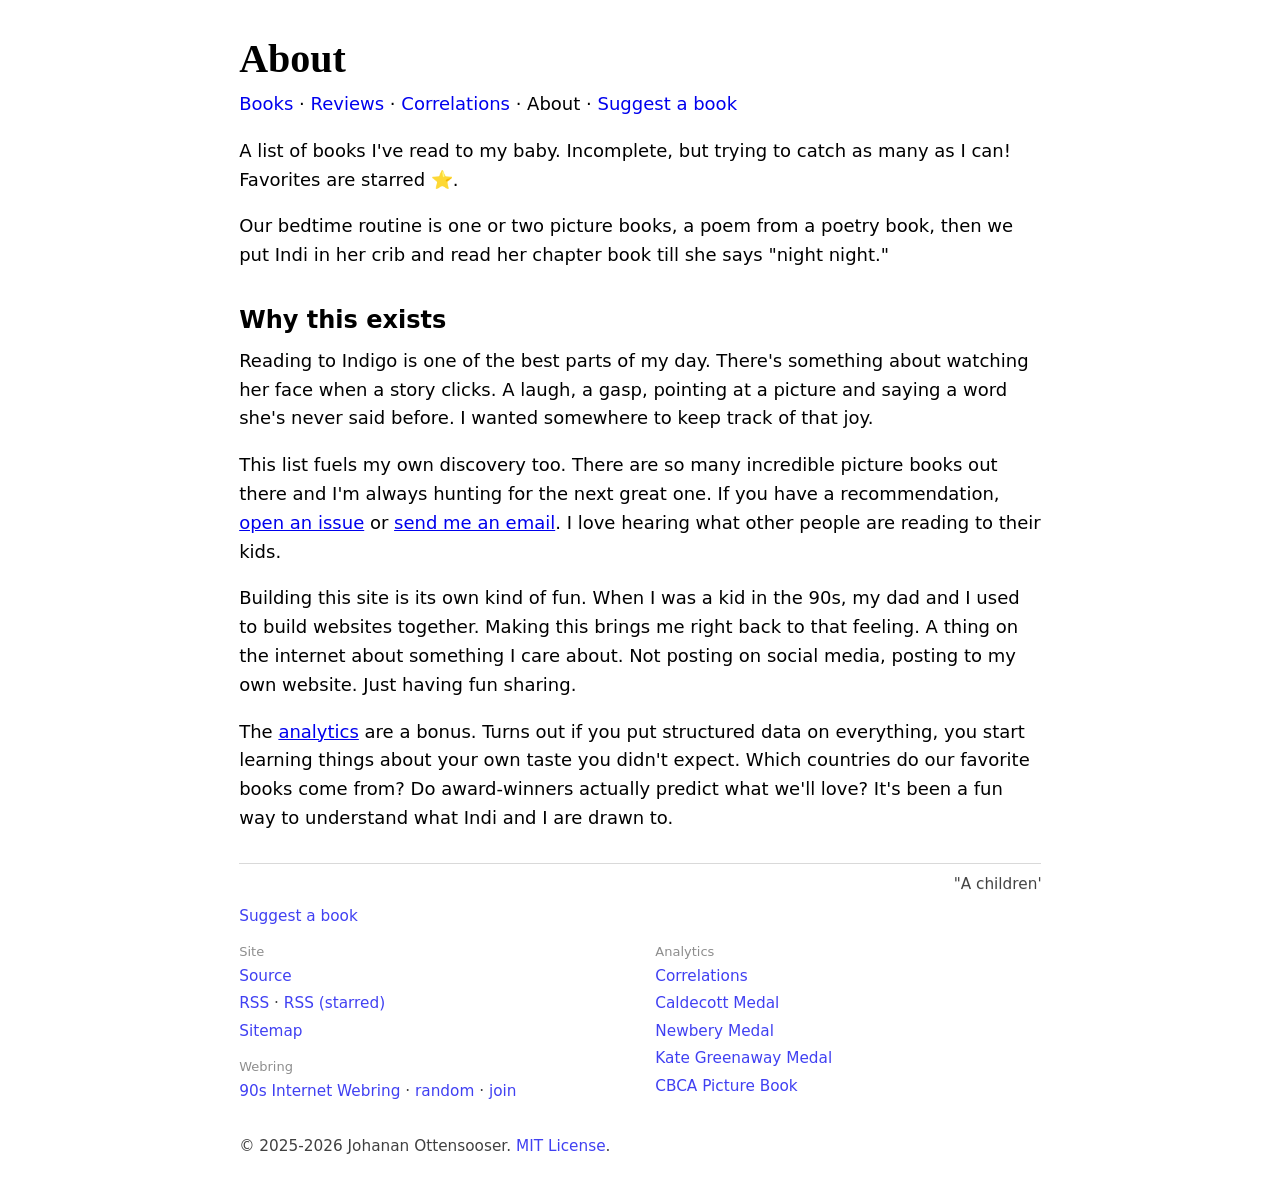
<file: about.html>
<!DOCTYPE html>
<html lang="en">
<head>
  <meta charset="utf-8">
  <meta name="viewport" content="width=device-width, initial-scale=1">
  <meta name="color-scheme" content="dark light">
  <meta name="description" content="About Books for Indigo. A list of books read to a baby.">
  <link rel="canonical" href="https://readingstori.es/about.html">
  <meta property="og:title" content="About — Books for Indigo">
  <meta property="og:description" content="About Books for Indigo. A list of books read to a baby.">
  <meta property="og:type" content="website">
  <meta property="og:url" content="https://readingstori.es/about.html">
  <link rel="icon" href="data:image/svg+xml,<svg xmlns='http://www.w3.org/2000/svg' viewBox='0 0 100 100'><text y='.9em' font-size='90'>📚</text></svg>">
  <link rel="stylesheet" href="styles.css">
  <title>About — Books for Indigo</title>
</head>
<body>
  <header>
    <h1>About</h1>
  </header>
  <nav>
    <p><a href="index.html">Books</a> · <a href="starred.html">Reviews</a> · <a href="correlations.html">Correlations</a> · About · <a href="https://github.com/oatsandsugar/books-for-indigo/issues/new">Suggest a book</a></p>
  </nav>
  <main>
    <p>A list of books I've read to my baby. Incomplete, but trying to catch as many as I can! Favorites are starred ⭐.</p>
    <p>Our bedtime routine is one or two picture books, a poem from a poetry book, then we put Indi in her crib and read her chapter book till she says "night night."</p>

    <h2>Why this exists</h2>
    <p>Reading to Indigo is one of the best parts of my day. There's something about watching her face when a story clicks. A laugh, a gasp, pointing at a picture and saying a word she's never said before. I wanted somewhere to keep track of that joy.</p>
    <p>This list fuels my own discovery too. There are so many incredible picture books out there and I'm always hunting for the next great one. If you have a recommendation, <a href="https://github.com/oatsandsugar/books-for-indigo/issues/new">open an issue</a> or <a href="mailto:j+readingstories@ottensooser.com">send me an email</a>. I love hearing what other people are reading to their kids.</p>
    <p>Building this site is its own kind of fun. When I was a kid in the 90s, my dad and I used to build websites together. Making this brings me right back to that feeling. A thing on the internet about something I care about. Not posting on social media, posting to my own website. Just having fun sharing.</p>
    <p>The <a href="correlations.html">analytics</a> are a bonus. Turns out if you put structured data on everything, you start learning things about your own taste you didn't expect. Which countries do our favorite books come from? Do award-winners actually predict what we'll love? It's been a fun way to understand what Indi and I are drawn to.</p>
  </main>
  <footer>
  <hr>
  <marquee>"A children's story that can only be enjoyed by children is not a good children's story in the slightest." -- C.S. Lewis, <cite>On Three Ways of Writing for Children</cite> (1952)</marquee>
  <p><a href="https://github.com/oatsandsugar/books-for-indigo/issues/new">Suggest a book</a></p>
  <div class="footer-columns">
    <div>
      <h3>Site</h3>
      <ul>
        <li><a href="https://github.com/oatsandsugar/books-for-indigo">Source</a></li>
        <li><a href="feed.xml">RSS</a> · <a href="starred.xml">RSS (starred)</a></li>
        <li><a href="sitemap.xml">Sitemap</a></li>
      </ul>
      <h3>Webring</h3>
      <ul>
        <li><a href="https://90s-internet.com">90s Internet Webring</a> · <a href="https://90s-internet.com/#random">random</a> · <a href="https://github.com/oatsandsugar/90s-internet/issues/new?title=Join%20the%20webring&amp;labels=join">join</a></li>
      </ul>
    </div>
    <div>
      <h3>Analytics</h3>
      <ul>
        <li><a href="correlations.html">Correlations</a></li>
        <li><a href="awards/caldecott.html">Caldecott Medal</a></li>
        <li><a href="awards/newbery.html">Newbery Medal</a></li>
        <li><a href="awards/greenaway.html">Kate Greenaway Medal</a></li>
        <li><a href="awards/cbca.html">CBCA Picture Book</a></li>
      </ul>
    </div>
  </div>
  <p class="footer-copyright">© 2025-2026 Johanan Ottensooser. <a href="https://github.com/oatsandsugar/books-for-indigo/blob/main/LICENSE">MIT License</a>.</p>
  </footer>
</body>
</html>
</file>
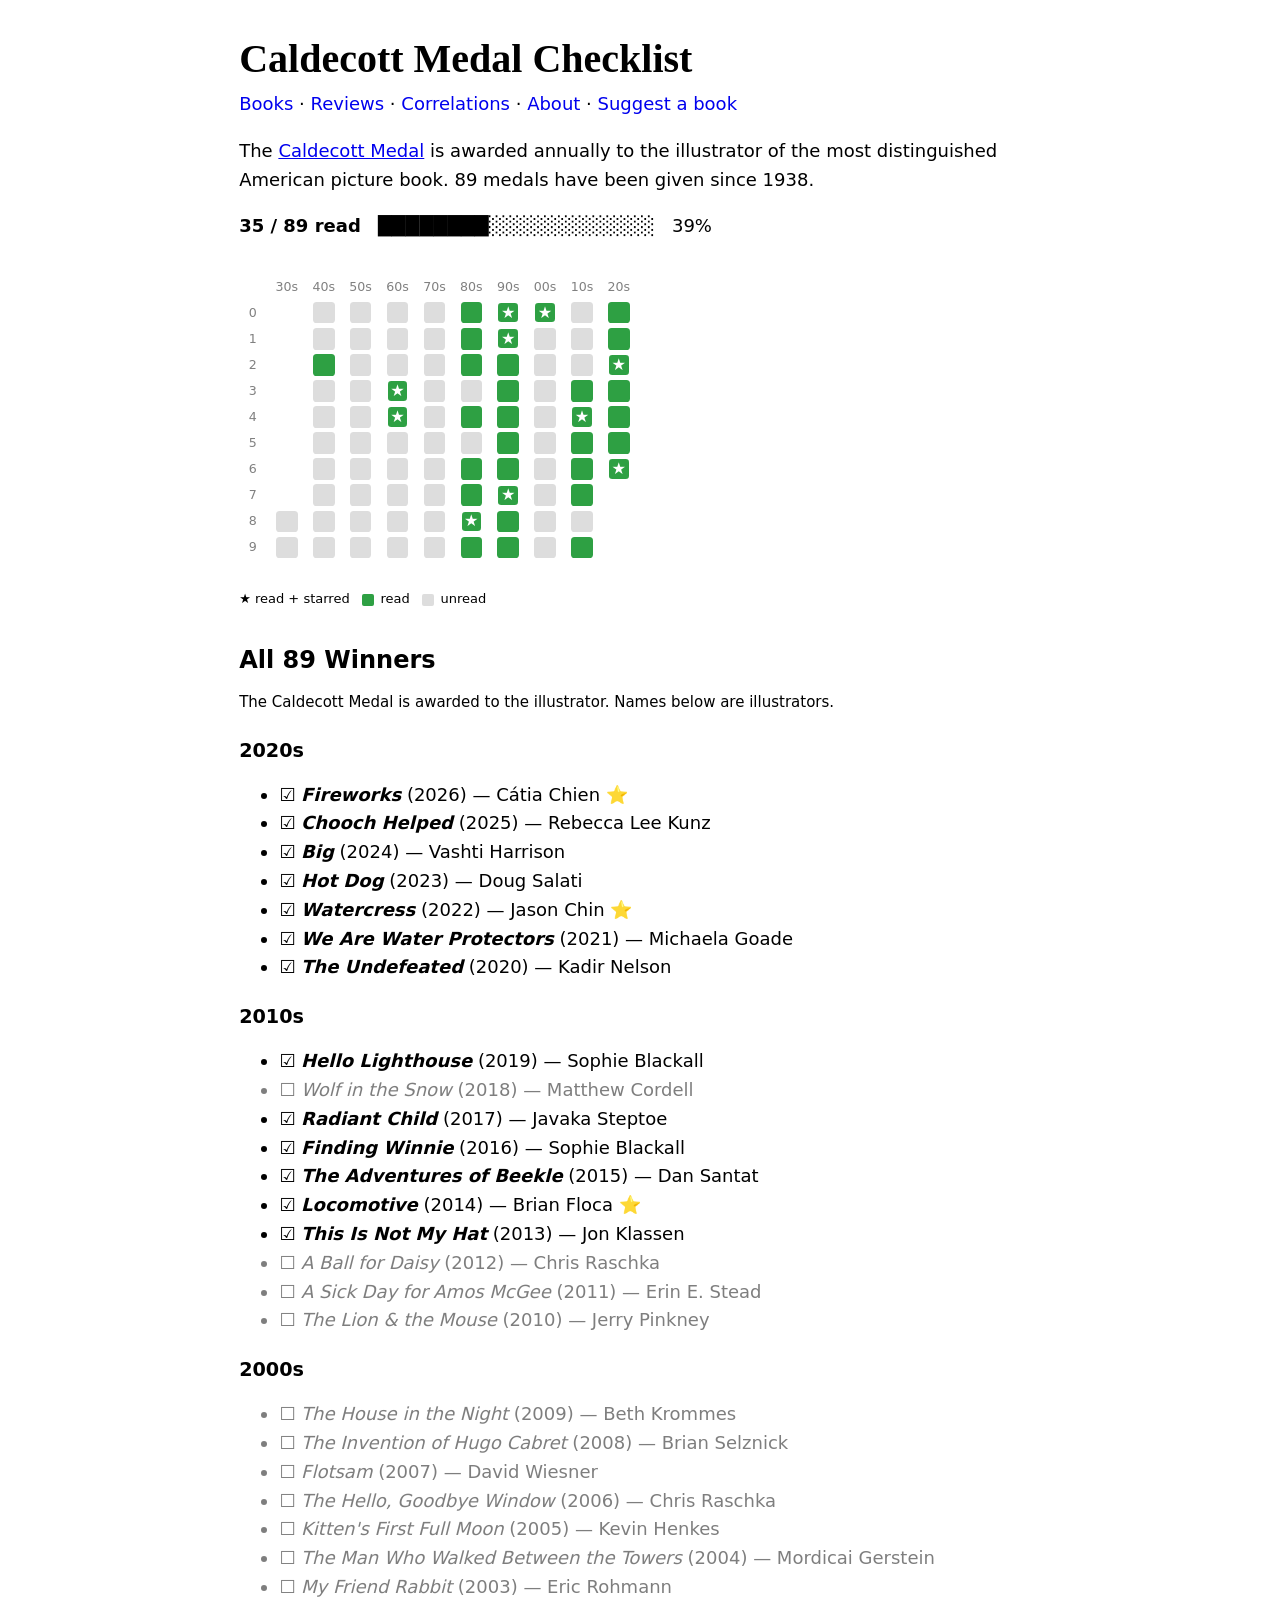
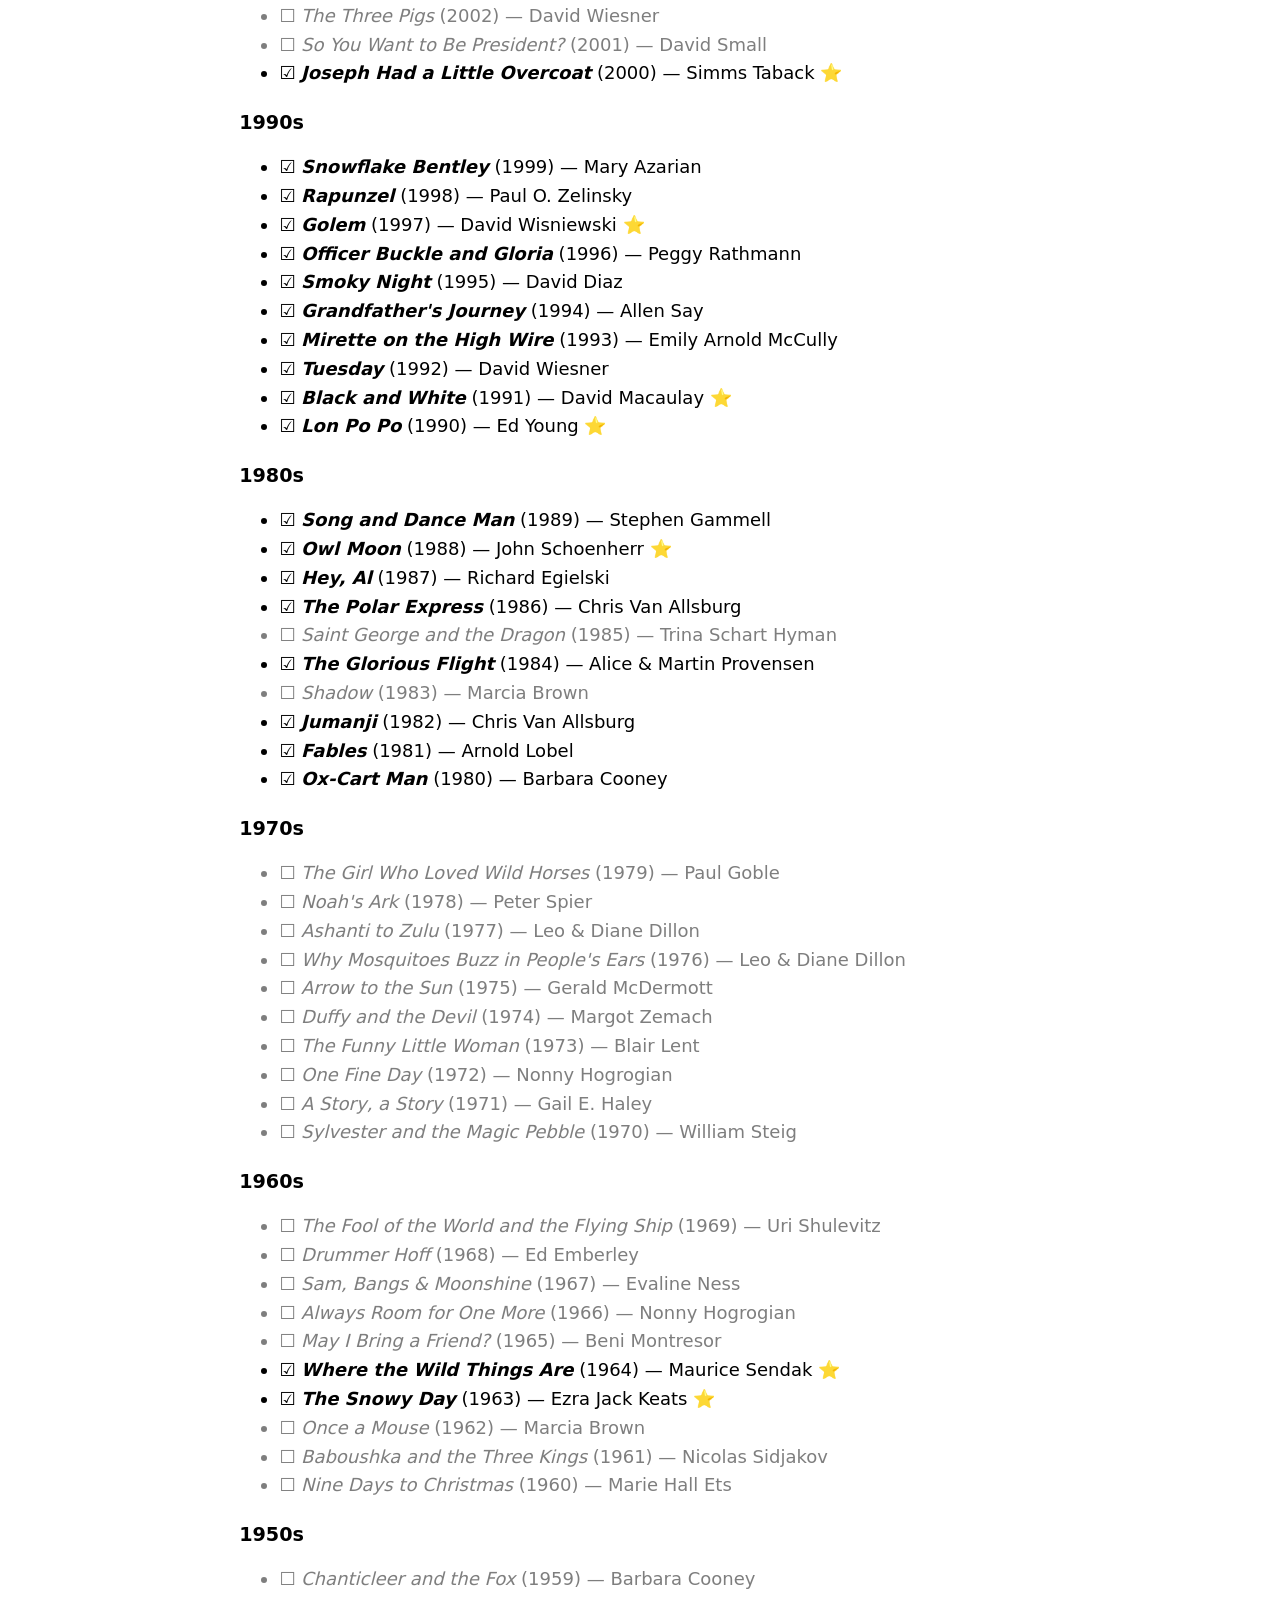
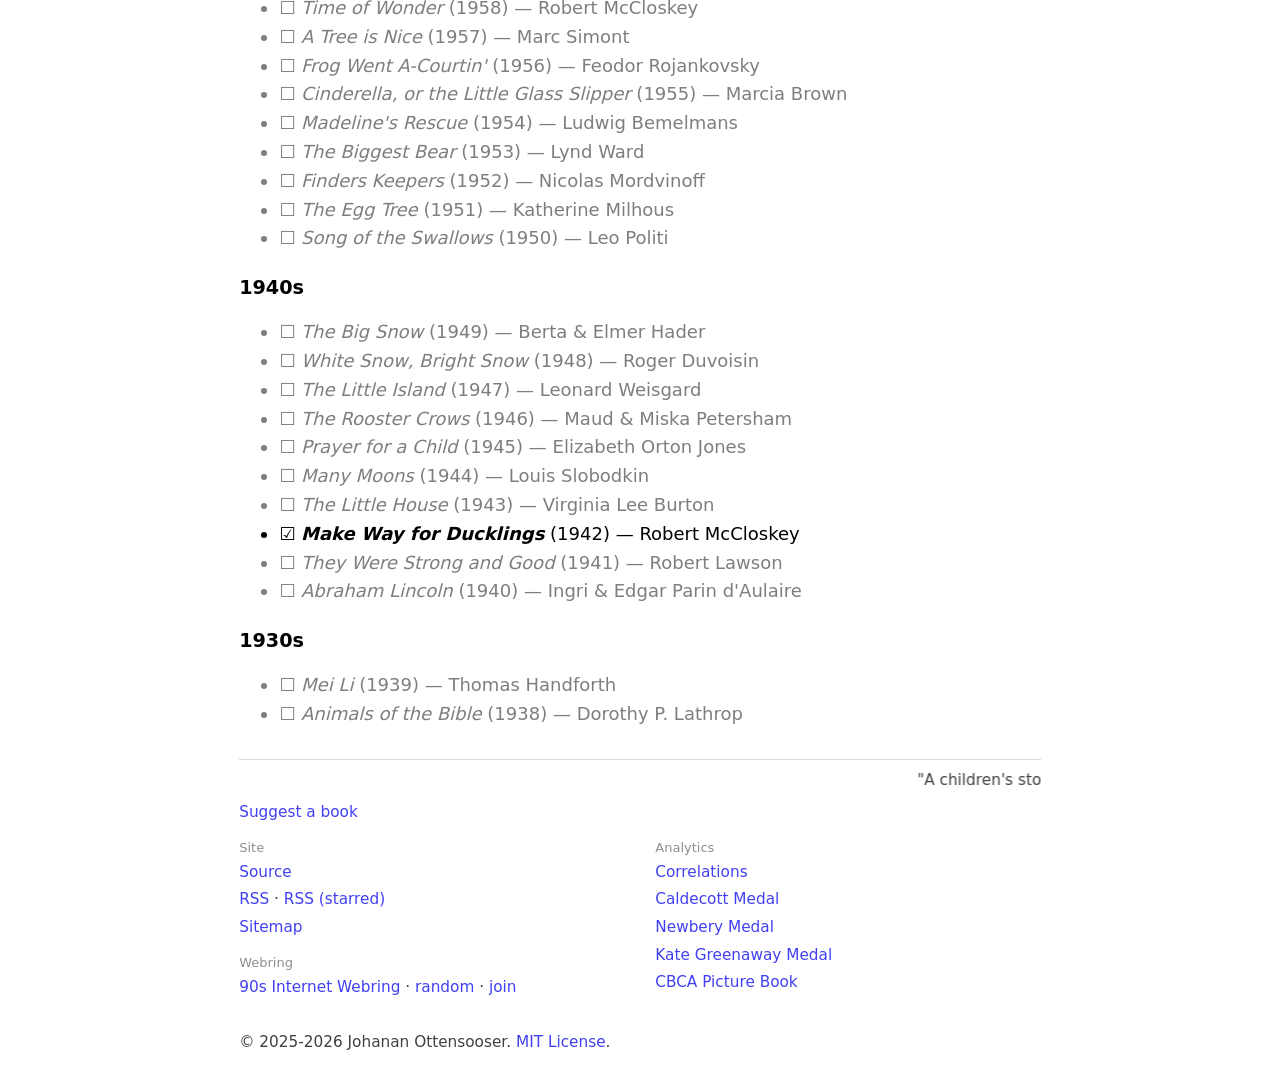
<file: caldecott.html>
<!DOCTYPE html>
<html lang="en">
<head>
  <meta charset="utf-8">
  <meta name="viewport" content="width=device-width, initial-scale=1">
  <meta name="color-scheme" content="dark light">
  <meta name="description" content="Tracking progress through all 89 Caldecott Medal winners (1938–2026). A visual checklist for Books for Indigo.">
  <link rel="canonical" href="https://readingstori.es/caldecott.html">
  <meta property="og:title" content="Caldecott Medal Checklist — Books for Indigo">
  <meta property="og:description" content="Tracking progress through all 89 Caldecott Medal winners (1938–2026). A visual checklist for Books for Indigo.">
  <meta property="og:type" content="website">
  <meta property="og:url" content="https://readingstori.es/caldecott.html">
  <link rel="icon" href="data:image/svg+xml,<svg xmlns='http://www.w3.org/2000/svg' viewBox='0 0 100 100'><text y='.9em' font-size='90'>🏅</text></svg>">
  <link rel="stylesheet" href="styles.css">
  <title>Caldecott Medal Checklist — Books for Indigo</title>
  <style>
    .grid { grid-template-columns: 1.5em repeat(10, 1.8em); }
  </style>
</head>
<body>
  <header>
    <h1>Caldecott Medal Checklist</h1>
  </header>
  <nav>
    <p><a href="index.html">Books</a> · <a href="starred.html">Reviews</a> · <a href="correlations.html">Correlations</a> · <a href="about.html">About</a> · <a href="https://github.com/oatsandsugar/books-for-indigo/issues/new">Suggest a book</a></p>
  </nav>
  <main>
  <p>The <a href="https://www.ala.org/alsc/awardsgrants/bookmedia/caldecott">Caldecott Medal</a> is awarded annually to the illustrator of the most distinguished American picture book. 89 medals have been given since 1938.</p>
  <p id="progress"><strong>Loading...</strong></p>
  <noscript><p><small><em>JavaScript is needed to show read/starred status from the <a href="index.html">book list</a>.</em></small></p></noscript>

  <!-- GitHub-style contribution grid -->
  <div class="grid" role="img" aria-label="Caldecott Medal reading progress grid, organized by decade">
    <!-- Header row: decade labels -->
    <span></span>
    <span class="label">30s</span>
    <span class="label">40s</span>
    <span class="label">50s</span>
    <span class="label">60s</span>
    <span class="label">70s</span>
    <span class="label">80s</span>
    <span class="label">90s</span>
    <span class="label">00s</span>
    <span class="label">10s</span>
    <span class="label">20s</span>

    <!-- Row 0 (years ending in 0) -->
    <span class="label">0</span>
    <span class="cell empty"></span>
    <span class="cell unread" data-year="1940" title="1940 · Abraham Lincoln · Ingri &amp; Edgar Parin d'Aulaire"></span>
    <span class="cell unread" data-year="1950" title="1950 · Song of the Swallows · Leo Politi"></span>
    <span class="cell unread" data-year="1960" title="1960 · Nine Days to Christmas · Marie Hall Ets"></span>
    <span class="cell unread" data-year="1970" title="1970 · Sylvester and the Magic Pebble · William Steig"></span>
    <span class="cell unread" data-year="1980" title="1980 · Ox-Cart Man · Barbara Cooney"></span>
    <span class="cell unread" data-year="1990" title="1990 · Lon Po Po · Ed Young"></span>
    <span class="cell unread" data-year="2000" title="2000 · Joseph Had a Little Overcoat · Simms Taback"></span>
    <span class="cell unread" data-year="2010" title="2010 · The Lion &amp; the Mouse · Jerry Pinkney"></span>
    <span class="cell unread" data-year="2020" title="2020 · The Undefeated · Kadir Nelson"></span>

    <!-- Row 1 (years ending in 1) -->
    <span class="label">1</span>
    <span class="cell empty"></span>
    <span class="cell unread" data-year="1941" title="1941 · They Were Strong and Good · Robert Lawson"></span>
    <span class="cell unread" data-year="1951" title="1951 · The Egg Tree · Katherine Milhous"></span>
    <span class="cell unread" data-year="1961" title="1961 · Baboushka and the Three Kings · Nicolas Sidjakov"></span>
    <span class="cell unread" data-year="1971" title="1971 · A Story, a Story · Gail E. Haley"></span>
    <span class="cell read" data-year="1981" title="1981 · Fables · Arnold Lobel"></span>
    <span class="cell read" data-year="1991" title="1991 · Black and White · David Macaulay"></span>
    <span class="cell unread" data-year="2001" title="2001 · So You Want to Be President? · David Small"></span>
    <span class="cell unread" data-year="2011" title="2011 · A Sick Day for Amos McGee · Erin E. Stead"></span>
    <span class="cell unread" data-year="2021" title="2021 · We Are Water Protectors · Michaela Goade"></span>

    <!-- Row 2 (years ending in 2) -->
    <span class="label">2</span>
    <span class="cell empty"></span>
    <span class="cell unread" data-year="1942" title="1942 · Make Way for Ducklings · Robert McCloskey"></span>
    <span class="cell unread" data-year="1952" title="1952 · Finders Keepers · Nicolas Mordvinoff"></span>
    <span class="cell unread" data-year="1962" title="1962 · Once a Mouse · Marcia Brown"></span>
    <span class="cell unread" data-year="1972" title="1972 · One Fine Day · Nonny Hogrogian"></span>
    <span class="cell unread" data-year="1982" title="1982 · Jumanji · Chris Van Allsburg"></span>
    <span class="cell unread" data-year="1992" title="1992 · Tuesday · David Wiesner"></span>
    <span class="cell unread" data-year="2002" title="2002 · The Three Pigs · David Wiesner"></span>
    <span class="cell unread" data-year="2012" title="2012 · A Ball for Daisy · Chris Raschka"></span>
    <span class="cell unread" data-year="2022" title="2022 · Watercress · Jason Chin"></span>

    <!-- Row 3 (years ending in 3) -->
    <span class="label">3</span>
    <span class="cell empty"></span>
    <span class="cell unread" data-year="1943" title="1943 · The Little House · Virginia Lee Burton"></span>
    <span class="cell unread" data-year="1953" title="1953 · The Biggest Bear · Lynd Ward"></span>
    <span class="cell unread" data-year="1963" title="1963 · The Snowy Day · Ezra Jack Keats"></span>
    <span class="cell unread" data-year="1973" title="1973 · The Funny Little Woman · Blair Lent"></span>
    <span class="cell unread" data-year="1983" title="1983 · Shadow · Marcia Brown"></span>
    <span class="cell unread" data-year="1993" title="1993 · Mirette on the High Wire · Emily Arnold McCully"></span>
    <span class="cell unread" data-year="2003" title="2003 · My Friend Rabbit · Eric Rohmann"></span>
    <span class="cell unread" data-year="2013" title="2013 · This Is Not My Hat · Jon Klassen"></span>
    <span class="cell unread" data-year="2023" title="2023 · Hot Dog · Doug Salati"></span>

    <!-- Row 4 (years ending in 4) -->
    <span class="label">4</span>
    <span class="cell empty"></span>
    <span class="cell unread" data-year="1944" title="1944 · Many Moons · Louis Slobodkin"></span>
    <span class="cell unread" data-year="1954" title="1954 · Madeline's Rescue · Ludwig Bemelmans"></span>
    <span class="cell unread" data-year="1964" title="1964 · Where the Wild Things Are · Maurice Sendak"></span>
    <span class="cell unread" data-year="1974" title="1974 · Duffy and the Devil · Margot Zemach"></span>
    <span class="cell unread" data-year="1984" title="1984 · The Glorious Flight · Alice &amp; Martin Provensen"></span>
    <span class="cell unread" data-year="1994" title="1994 · Grandfather's Journey · Allen Say"></span>
    <span class="cell unread" data-year="2004" title="2004 · The Man Who Walked Between the Towers · Mordicai Gerstein"></span>
    <span class="cell unread" data-year="2014" title="2014 · Locomotive · Brian Floca"></span>
    <span class="cell unread" data-year="2024" title="2024 · Big · Vashti Harrison"></span>

    <!-- Row 5 (years ending in 5) -->
    <span class="label">5</span>
    <span class="cell empty"></span>
    <span class="cell unread" data-year="1945" title="1945 · Prayer for a Child · Elizabeth Orton Jones"></span>
    <span class="cell unread" data-year="1955" title="1955 · Cinderella, or the Little Glass Slipper · Marcia Brown"></span>
    <span class="cell unread" data-year="1965" title="1965 · May I Bring a Friend? · Beni Montresor"></span>
    <span class="cell unread" data-year="1975" title="1975 · Arrow to the Sun · Gerald McDermott"></span>
    <span class="cell unread" data-year="1985" title="1985 · Saint George and the Dragon · Trina Schart Hyman"></span>
    <span class="cell unread" data-year="1995" title="1995 · Smoky Night · David Diaz"></span>
    <span class="cell unread" data-year="2005" title="2005 · Kitten's First Full Moon · Kevin Henkes"></span>
    <span class="cell unread" data-year="2015" title="2015 · The Adventures of Beekle · Dan Santat"></span>
    <span class="cell unread" data-year="2025" title="2025 · Chooch Helped · Rebecca Lee Kunz"></span>

    <!-- Row 6 (years ending in 6) -->
    <span class="label">6</span>
    <span class="cell empty"></span>
    <span class="cell unread" data-year="1946" title="1946 · The Rooster Crows · Maud &amp; Miska Petersham"></span>
    <span class="cell unread" data-year="1956" title="1956 · Frog Went A-Courtin' · Feodor Rojankovsky"></span>
    <span class="cell unread" data-year="1966" title="1966 · Always Room for One More · Nonny Hogrogian"></span>
    <span class="cell unread" data-year="1976" title="1976 · Why Mosquitoes Buzz in People's Ears · Leo &amp; Diane Dillon"></span>
    <span class="cell unread" data-year="1986" title="1986 · The Polar Express · Chris Van Allsburg"></span>
    <span class="cell unread" data-year="1996" title="1996 · Officer Buckle and Gloria · Peggy Rathmann"></span>
    <span class="cell unread" data-year="2006" title="2006 · The Hello, Goodbye Window · Chris Raschka"></span>
    <span class="cell unread" data-year="2016" title="2016 · Finding Winnie · Sophie Blackall"></span>
    <span class="cell unread" data-year="2026" title="2026 · Fireworks · Cátia Chien"></span>

    <!-- Row 7 (years ending in 7) -->
    <span class="label">7</span>
    <span class="cell empty"></span>
    <span class="cell unread" data-year="1947" title="1947 · The Little Island · Leonard Weisgard"></span>
    <span class="cell unread" data-year="1957" title="1957 · A Tree is Nice · Marc Simont"></span>
    <span class="cell unread" data-year="1967" title="1967 · Sam, Bangs &amp; Moonshine · Evaline Ness"></span>
    <span class="cell unread" data-year="1977" title="1977 · Ashanti to Zulu · Leo &amp; Diane Dillon"></span>
    <span class="cell unread" data-year="1987" title="1987 · Hey, Al · Richard Egielski"></span>
    <span class="cell unread" data-year="1997" title="1997 · Golem · David Wisniewski"></span>
    <span class="cell unread" data-year="2007" title="2007 · Flotsam · David Wiesner"></span>
    <span class="cell unread" data-year="2017" title="2017 · Radiant Child · Javaka Steptoe"></span>
    <span class="cell empty"></span>

    <!-- Row 8 (years ending in 8) -->
    <span class="label">8</span>
    <span class="cell unread" data-year="1938" title="1938 · Animals of the Bible · Dorothy P. Lathrop"></span>
    <span class="cell unread" data-year="1948" title="1948 · White Snow, Bright Snow · Roger Duvoisin"></span>
    <span class="cell unread" data-year="1958" title="1958 · Time of Wonder · Robert McCloskey"></span>
    <span class="cell unread" data-year="1968" title="1968 · Drummer Hoff · Ed Emberley"></span>
    <span class="cell unread" data-year="1978" title="1978 · Noah's Ark · Peter Spier"></span>
    <span class="cell unread" data-year="1988" title="1988 · Owl Moon · John Schoenherr"></span>
    <span class="cell read" data-year="1998" title="1998 · Rapunzel · Paul O. Zelinsky"></span>
    <span class="cell unread" data-year="2008" title="2008 · The Invention of Hugo Cabret · Brian Selznick"></span>
    <span class="cell unread" data-year="2018" title="2018 · Wolf in the Snow · Matthew Cordell"></span>
    <span class="cell empty"></span>

    <!-- Row 9 (years ending in 9) -->
    <span class="label">9</span>
    <span class="cell unread" data-year="1939" title="1939 · Mei Li · Thomas Handforth"></span>
    <span class="cell unread" data-year="1949" title="1949 · The Big Snow · Berta &amp; Elmer Hader"></span>
    <span class="cell unread" data-year="1959" title="1959 · Chanticleer and the Fox · Barbara Cooney"></span>
    <span class="cell unread" data-year="1969" title="1969 · The Fool of the World and the Flying Ship · Uri Shulevitz"></span>
    <span class="cell unread" data-year="1979" title="1979 · The Girl Who Loved Wild Horses · Paul Goble"></span>
    <span class="cell unread" data-year="1989" title="1989 · Song and Dance Man · Stephen Gammell"></span>
    <span class="cell read" data-year="1999" title="1999 · Snowflake Bentley · Mary Azarian"></span>
    <span class="cell unread" data-year="2009" title="2009 · The House in the Night · Beth Krommes"></span>
    <span class="cell unread" data-year="2019" title="2019 · Hello Lighthouse · Sophie Blackall"></span>
    <span class="cell empty"></span>
  </div>

  <p class="legend">
    ★ read + starred &nbsp;
    <span class="swatch read"></span> read &nbsp;
    <span class="swatch unread"></span> unread
  </p>

  <h2>All 89 Winners</h2>
  <p><small>The Caldecott Medal is awarded to the illustrator. Names below are illustrators.</small></p>

  <h3>2020s</h3>
  <ul>
    <li class="list-unread" data-year="2026"><span class="cb">☐</span> <cite>Fireworks</cite> (2026) — Cátia Chien<span class="star"></span></li>
    <li class="list-unread" data-year="2025"><span class="cb">☐</span> <cite>Chooch Helped</cite> (2025) — Rebecca Lee Kunz<span class="star"></span></li>
    <li class="list-unread" data-year="2024"><span class="cb">☐</span> <cite>Big</cite> (2024) — Vashti Harrison<span class="star"></span></li>
    <li class="list-unread" data-year="2023"><span class="cb">☐</span> <cite>Hot Dog</cite> (2023) — Doug Salati<span class="star"></span></li>
    <li class="list-unread" data-year="2022"><span class="cb">☐</span> <cite>Watercress</cite> (2022) — Jason Chin<span class="star"></span></li>
    <li class="list-unread" data-year="2021"><span class="cb">☐</span> <cite>We Are Water Protectors</cite> (2021) — Michaela Goade<span class="star"></span></li>
    <li class="list-unread" data-year="2020"><span class="cb">☐</span> <cite>The Undefeated</cite> (2020) — Kadir Nelson<span class="star"></span></li>
  </ul>

  <h3>2010s</h3>
  <ul>
    <li class="list-unread" data-year="2019"><span class="cb">☐</span> <cite>Hello Lighthouse</cite> (2019) — Sophie Blackall<span class="star"></span></li>
    <li class="list-unread" data-year="2018"><span class="cb">☐</span> <cite>Wolf in the Snow</cite> (2018) — Matthew Cordell<span class="star"></span></li>
    <li class="list-unread" data-year="2017"><span class="cb">☐</span> <cite>Radiant Child</cite> (2017) — Javaka Steptoe<span class="star"></span></li>
    <li class="list-unread" data-year="2016"><span class="cb">☐</span> <cite>Finding Winnie</cite> (2016) — Sophie Blackall<span class="star"></span></li>
    <li class="list-unread" data-year="2015"><span class="cb">☐</span> <cite>The Adventures of Beekle</cite> (2015) — Dan Santat<span class="star"></span></li>
    <li class="list-unread" data-year="2014"><span class="cb">☐</span> <cite>Locomotive</cite> (2014) — Brian Floca<span class="star"></span></li>
    <li class="list-unread" data-year="2013"><span class="cb">☐</span> <cite>This Is Not My Hat</cite> (2013) — Jon Klassen<span class="star"></span></li>
    <li class="list-unread" data-year="2012"><span class="cb">☐</span> <cite>A Ball for Daisy</cite> (2012) — Chris Raschka<span class="star"></span></li>
    <li class="list-unread" data-year="2011"><span class="cb">☐</span> <cite>A Sick Day for Amos McGee</cite> (2011) — Erin E. Stead<span class="star"></span></li>
    <li class="list-unread" data-year="2010"><span class="cb">☐</span> <cite>The Lion &amp; the Mouse</cite> (2010) — Jerry Pinkney<span class="star"></span></li>
  </ul>

  <h3>2000s</h3>
  <ul>
    <li class="list-unread" data-year="2009"><span class="cb">☐</span> <cite>The House in the Night</cite> (2009) — Beth Krommes<span class="star"></span></li>
    <li class="list-unread" data-year="2008"><span class="cb">☐</span> <cite>The Invention of Hugo Cabret</cite> (2008) — Brian Selznick<span class="star"></span></li>
    <li class="list-unread" data-year="2007"><span class="cb">☐</span> <cite>Flotsam</cite> (2007) — David Wiesner<span class="star"></span></li>
    <li class="list-unread" data-year="2006"><span class="cb">☐</span> <cite>The Hello, Goodbye Window</cite> (2006) — Chris Raschka<span class="star"></span></li>
    <li class="list-unread" data-year="2005"><span class="cb">☐</span> <cite>Kitten's First Full Moon</cite> (2005) — Kevin Henkes<span class="star"></span></li>
    <li class="list-unread" data-year="2004"><span class="cb">☐</span> <cite>The Man Who Walked Between the Towers</cite> (2004) — Mordicai Gerstein<span class="star"></span></li>
    <li class="list-unread" data-year="2003"><span class="cb">☐</span> <cite>My Friend Rabbit</cite> (2003) — Eric Rohmann<span class="star"></span></li>
    <li class="list-unread" data-year="2002"><span class="cb">☐</span> <cite>The Three Pigs</cite> (2002) — David Wiesner<span class="star"></span></li>
    <li class="list-unread" data-year="2001"><span class="cb">☐</span> <cite>So You Want to Be President?</cite> (2001) — David Small<span class="star"></span></li>
    <li class="list-unread" data-year="2000"><span class="cb">☐</span> <cite>Joseph Had a Little Overcoat</cite> (2000) — Simms Taback<span class="star"></span></li>
  </ul>

  <h3>1990s</h3>
  <ul>
    <li class="list-read" data-year="1999"><span class="cb">☑</span> <cite>Snowflake Bentley</cite> (1999) — Mary Azarian<span class="star"></span></li>
    <li class="list-read" data-year="1998"><span class="cb">☑</span> <cite>Rapunzel</cite> (1998) — Paul O. Zelinsky<span class="star"></span></li>
    <li class="list-unread" data-year="1997"><span class="cb">☐</span> <cite>Golem</cite> (1997) — David Wisniewski<span class="star"></span></li>
    <li class="list-unread" data-year="1996"><span class="cb">☐</span> <cite>Officer Buckle and Gloria</cite> (1996) — Peggy Rathmann<span class="star"></span></li>
    <li class="list-unread" data-year="1995"><span class="cb">☐</span> <cite>Smoky Night</cite> (1995) — David Diaz<span class="star"></span></li>
    <li class="list-unread" data-year="1994"><span class="cb">☐</span> <cite>Grandfather's Journey</cite> (1994) — Allen Say<span class="star"></span></li>
    <li class="list-unread" data-year="1993"><span class="cb">☐</span> <cite>Mirette on the High Wire</cite> (1993) — Emily Arnold McCully<span class="star"></span></li>
    <li class="list-unread" data-year="1992"><span class="cb">☐</span> <cite>Tuesday</cite> (1992) — David Wiesner<span class="star"></span></li>
    <li class="list-read" data-year="1991"><span class="cb">☑</span> <cite>Black and White</cite> (1991) — David Macaulay<span class="star"></span></li>
    <li class="list-unread" data-year="1990"><span class="cb">☐</span> <cite>Lon Po Po</cite> (1990) — Ed Young<span class="star"></span></li>
  </ul>

  <h3>1980s</h3>
  <ul>
    <li class="list-unread" data-year="1989"><span class="cb">☐</span> <cite>Song and Dance Man</cite> (1989) — Stephen Gammell<span class="star"></span></li>
    <li class="list-unread" data-year="1988"><span class="cb">☐</span> <cite>Owl Moon</cite> (1988) — John Schoenherr<span class="star"></span></li>
    <li class="list-unread" data-year="1987"><span class="cb">☐</span> <cite>Hey, Al</cite> (1987) — Richard Egielski<span class="star"></span></li>
    <li class="list-unread" data-year="1986"><span class="cb">☐</span> <cite>The Polar Express</cite> (1986) — Chris Van Allsburg<span class="star"></span></li>
    <li class="list-unread" data-year="1985"><span class="cb">☐</span> <cite>Saint George and the Dragon</cite> (1985) — Trina Schart Hyman<span class="star"></span></li>
    <li class="list-unread" data-year="1984"><span class="cb">☐</span> <cite>The Glorious Flight</cite> (1984) — Alice &amp; Martin Provensen<span class="star"></span></li>
    <li class="list-unread" data-year="1983"><span class="cb">☐</span> <cite>Shadow</cite> (1983) — Marcia Brown<span class="star"></span></li>
    <li class="list-unread" data-year="1982"><span class="cb">☐</span> <cite>Jumanji</cite> (1982) — Chris Van Allsburg<span class="star"></span></li>
    <li class="list-read" data-year="1981"><span class="cb">☑</span> <cite>Fables</cite> (1981) — Arnold Lobel<span class="star"></span></li>
    <li class="list-unread" data-year="1980"><span class="cb">☐</span> <cite>Ox-Cart Man</cite> (1980) — Barbara Cooney<span class="star"></span></li>
  </ul>

  <h3>1970s</h3>
  <ul>
    <li class="list-unread" data-year="1979"><span class="cb">☐</span> <cite>The Girl Who Loved Wild Horses</cite> (1979) — Paul Goble<span class="star"></span></li>
    <li class="list-unread" data-year="1978"><span class="cb">☐</span> <cite>Noah's Ark</cite> (1978) — Peter Spier<span class="star"></span></li>
    <li class="list-unread" data-year="1977"><span class="cb">☐</span> <cite>Ashanti to Zulu</cite> (1977) — Leo &amp; Diane Dillon<span class="star"></span></li>
    <li class="list-unread" data-year="1976"><span class="cb">☐</span> <cite>Why Mosquitoes Buzz in People's Ears</cite> (1976) — Leo &amp; Diane Dillon<span class="star"></span></li>
    <li class="list-unread" data-year="1975"><span class="cb">☐</span> <cite>Arrow to the Sun</cite> (1975) — Gerald McDermott<span class="star"></span></li>
    <li class="list-unread" data-year="1974"><span class="cb">☐</span> <cite>Duffy and the Devil</cite> (1974) — Margot Zemach<span class="star"></span></li>
    <li class="list-unread" data-year="1973"><span class="cb">☐</span> <cite>The Funny Little Woman</cite> (1973) — Blair Lent<span class="star"></span></li>
    <li class="list-unread" data-year="1972"><span class="cb">☐</span> <cite>One Fine Day</cite> (1972) — Nonny Hogrogian<span class="star"></span></li>
    <li class="list-unread" data-year="1971"><span class="cb">☐</span> <cite>A Story, a Story</cite> (1971) — Gail E. Haley<span class="star"></span></li>
    <li class="list-unread" data-year="1970"><span class="cb">☐</span> <cite>Sylvester and the Magic Pebble</cite> (1970) — William Steig<span class="star"></span></li>
  </ul>

  <h3>1960s</h3>
  <ul>
    <li class="list-unread" data-year="1969"><span class="cb">☐</span> <cite>The Fool of the World and the Flying Ship</cite> (1969) — Uri Shulevitz<span class="star"></span></li>
    <li class="list-unread" data-year="1968"><span class="cb">☐</span> <cite>Drummer Hoff</cite> (1968) — Ed Emberley<span class="star"></span></li>
    <li class="list-unread" data-year="1967"><span class="cb">☐</span> <cite>Sam, Bangs &amp; Moonshine</cite> (1967) — Evaline Ness<span class="star"></span></li>
    <li class="list-unread" data-year="1966"><span class="cb">☐</span> <cite>Always Room for One More</cite> (1966) — Nonny Hogrogian<span class="star"></span></li>
    <li class="list-unread" data-year="1965"><span class="cb">☐</span> <cite>May I Bring a Friend?</cite> (1965) — Beni Montresor<span class="star"></span></li>
    <li class="list-unread" data-year="1964"><span class="cb">☐</span> <cite>Where the Wild Things Are</cite> (1964) — Maurice Sendak<span class="star"></span></li>
    <li class="list-unread" data-year="1963"><span class="cb">☐</span> <cite>The Snowy Day</cite> (1963) — Ezra Jack Keats<span class="star"></span></li>
    <li class="list-unread" data-year="1962"><span class="cb">☐</span> <cite>Once a Mouse</cite> (1962) — Marcia Brown<span class="star"></span></li>
    <li class="list-unread" data-year="1961"><span class="cb">☐</span> <cite>Baboushka and the Three Kings</cite> (1961) — Nicolas Sidjakov<span class="star"></span></li>
    <li class="list-unread" data-year="1960"><span class="cb">☐</span> <cite>Nine Days to Christmas</cite> (1960) — Marie Hall Ets<span class="star"></span></li>
  </ul>

  <h3>1950s</h3>
  <ul>
    <li class="list-unread" data-year="1959"><span class="cb">☐</span> <cite>Chanticleer and the Fox</cite> (1959) — Barbara Cooney<span class="star"></span></li>
    <li class="list-unread" data-year="1958"><span class="cb">☐</span> <cite>Time of Wonder</cite> (1958) — Robert McCloskey<span class="star"></span></li>
    <li class="list-unread" data-year="1957"><span class="cb">☐</span> <cite>A Tree is Nice</cite> (1957) — Marc Simont<span class="star"></span></li>
    <li class="list-unread" data-year="1956"><span class="cb">☐</span> <cite>Frog Went A-Courtin'</cite> (1956) — Feodor Rojankovsky<span class="star"></span></li>
    <li class="list-unread" data-year="1955"><span class="cb">☐</span> <cite>Cinderella, or the Little Glass Slipper</cite> (1955) — Marcia Brown<span class="star"></span></li>
    <li class="list-unread" data-year="1954"><span class="cb">☐</span> <cite>Madeline's Rescue</cite> (1954) — Ludwig Bemelmans<span class="star"></span></li>
    <li class="list-unread" data-year="1953"><span class="cb">☐</span> <cite>The Biggest Bear</cite> (1953) — Lynd Ward<span class="star"></span></li>
    <li class="list-unread" data-year="1952"><span class="cb">☐</span> <cite>Finders Keepers</cite> (1952) — Nicolas Mordvinoff<span class="star"></span></li>
    <li class="list-unread" data-year="1951"><span class="cb">☐</span> <cite>The Egg Tree</cite> (1951) — Katherine Milhous<span class="star"></span></li>
    <li class="list-unread" data-year="1950"><span class="cb">☐</span> <cite>Song of the Swallows</cite> (1950) — Leo Politi<span class="star"></span></li>
  </ul>

  <h3>1940s</h3>
  <ul>
    <li class="list-unread" data-year="1949"><span class="cb">☐</span> <cite>The Big Snow</cite> (1949) — Berta &amp; Elmer Hader<span class="star"></span></li>
    <li class="list-unread" data-year="1948"><span class="cb">☐</span> <cite>White Snow, Bright Snow</cite> (1948) — Roger Duvoisin<span class="star"></span></li>
    <li class="list-unread" data-year="1947"><span class="cb">☐</span> <cite>The Little Island</cite> (1947) — Leonard Weisgard<span class="star"></span></li>
    <li class="list-unread" data-year="1946"><span class="cb">☐</span> <cite>The Rooster Crows</cite> (1946) — Maud &amp; Miska Petersham<span class="star"></span></li>
    <li class="list-unread" data-year="1945"><span class="cb">☐</span> <cite>Prayer for a Child</cite> (1945) — Elizabeth Orton Jones<span class="star"></span></li>
    <li class="list-unread" data-year="1944"><span class="cb">☐</span> <cite>Many Moons</cite> (1944) — Louis Slobodkin<span class="star"></span></li>
    <li class="list-unread" data-year="1943"><span class="cb">☐</span> <cite>The Little House</cite> (1943) — Virginia Lee Burton<span class="star"></span></li>
    <li class="list-unread" data-year="1942"><span class="cb">☐</span> <cite>Make Way for Ducklings</cite> (1942) — Robert McCloskey<span class="star"></span></li>
    <li class="list-unread" data-year="1941"><span class="cb">☐</span> <cite>They Were Strong and Good</cite> (1941) — Robert Lawson<span class="star"></span></li>
    <li class="list-unread" data-year="1940"><span class="cb">☐</span> <cite>Abraham Lincoln</cite> (1940) — Ingri &amp; Edgar Parin d'Aulaire<span class="star"></span></li>
  </ul>

  <h3>1930s</h3>
  <ul>
    <li class="list-unread" data-year="1939"><span class="cb">☐</span> <cite>Mei Li</cite> (1939) — Thomas Handforth<span class="star"></span></li>
    <li class="list-unread" data-year="1938"><span class="cb">☐</span> <cite>Animals of the Bible</cite> (1938) — Dorothy P. Lathrop<span class="star"></span></li>
  </ul>

  </main>
  <footer>
  <hr>
  <marquee>"A children's story that can only be enjoyed by children is not a good children's story in the slightest." -- C.S. Lewis, <cite>On Three Ways of Writing for Children</cite> (1952)</marquee>
  <p><a href="https://github.com/oatsandsugar/books-for-indigo/issues/new">Suggest a book</a></p>
  <div class="footer-columns">
    <div>
      <h3>Site</h3>
      <ul>
        <li><a href="https://github.com/oatsandsugar/books-for-indigo">Source</a></li>
        <li><a href="feed.xml">RSS</a> · <a href="starred.xml">RSS (starred)</a></li>
        <li><a href="sitemap.xml">Sitemap</a></li>
      </ul>
      <h3>Webring</h3>
      <ul>
        <li><a href="https://90s-internet.com">90s Internet Webring</a> · <a href="https://90s-internet.com/#random">random</a> · <a href="https://github.com/oatsandsugar/90s-internet/issues/new?title=Join%20the%20webring&amp;labels=join">join</a></li>
      </ul>
    </div>
    <div>
      <h3>Analytics</h3>
      <ul>
        <li><a href="correlations.html">Correlations</a></li>
        <li><a href="caldecott.html">Caldecott Medal</a></li>
        <li><a href="newbery.html">Newbery Medal</a></li>
        <li><a href="greenaway.html">Kate Greenaway Medal</a></li>
        <li><a href="cbca.html">CBCA Picture Book</a></li>
      </ul>
    </div>
  </div>
  <p class="footer-copyright">© 2025-2026 Johanan Ottensooser. <a href="https://github.com/oatsandsugar/books-for-indigo/blob/main/LICENSE">MIT License</a>.</p>
  </footer>

  <script>
    fetch('index.html')
      .then(function(r) { return r.text(); })
      .then(function(html) {
        var doc = new DOMParser().parseFromString(html, 'text/html');
        var read = {};
        doc.querySelectorAll('[data-caldecott-medal]').forEach(function(el) {
          read[el.getAttribute('data-caldecott-medal')] = el.hasAttribute('data-starred');
        });

        var count = 0;
        var total = document.querySelectorAll('.cell[data-year]').length;

        // Update grid
        document.querySelectorAll('.cell[data-year]').forEach(function(cell) {
          var y = cell.dataset.year;
          if (y in read) {
            count++;
            cell.classList.remove('unread');
            if (read[y]) {
              cell.classList.add('starred');
              cell.textContent = '\u2605';
            } else {
              cell.classList.add('read');
            }
          }
        });

        // Update list
        document.querySelectorAll('li[data-year]').forEach(function(li) {
          var y = li.dataset.year;
          if (y in read) {
            li.classList.remove('list-unread');
            li.classList.add('list-read');
            li.querySelector('.cb').textContent = '\u2611';
            if (read[y]) {
              li.querySelector('.star').textContent = ' \u2B50';
            }
          }
        });

        // Update progress
        var pct = Math.round(count / total * 100);
        var filled = Math.round(count / total * 20);
        var bar = '\u2588'.repeat(filled) + '\u2591'.repeat(20 - filled);
        document.getElementById('progress').innerHTML =
          '<strong>' + count + ' / ' + total + ' read</strong> &nbsp; ' + bar + ' &nbsp; ' + pct + '%';
      });
  </script>
</body>
</html>
</file>
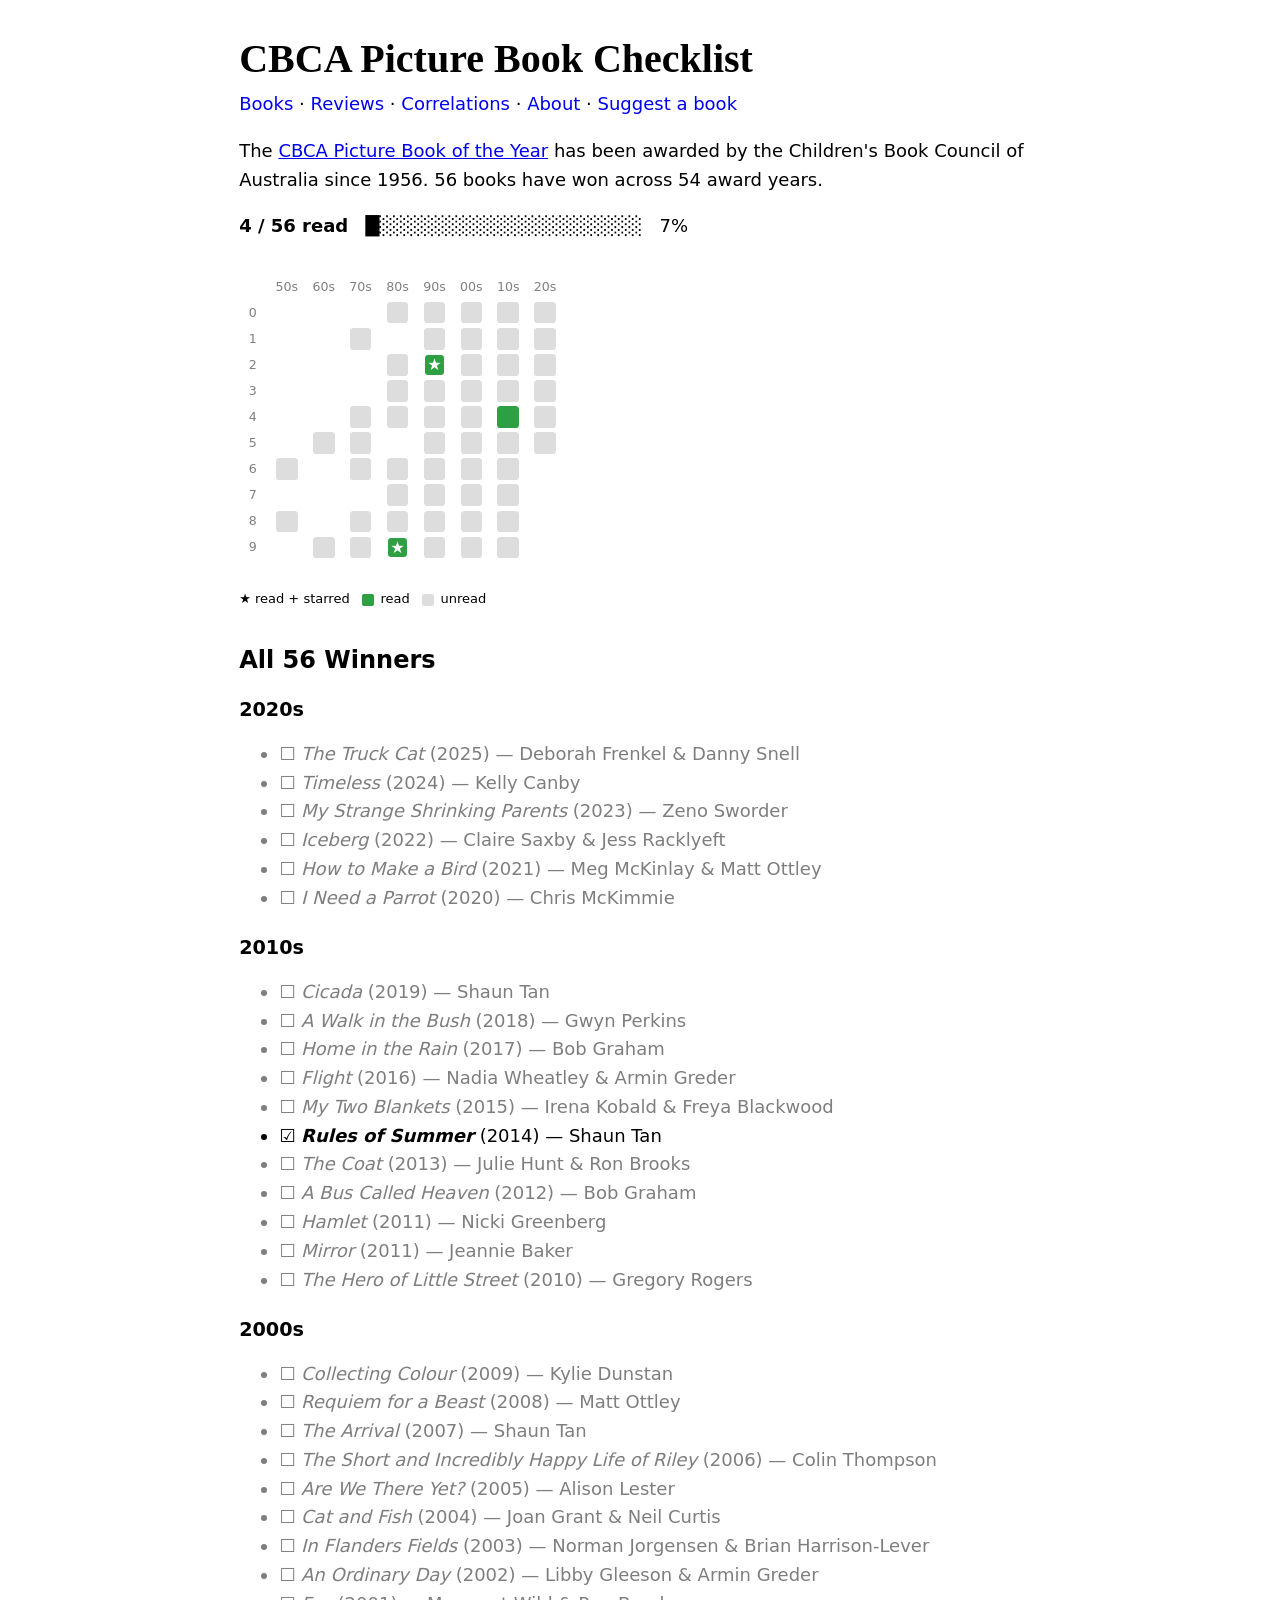
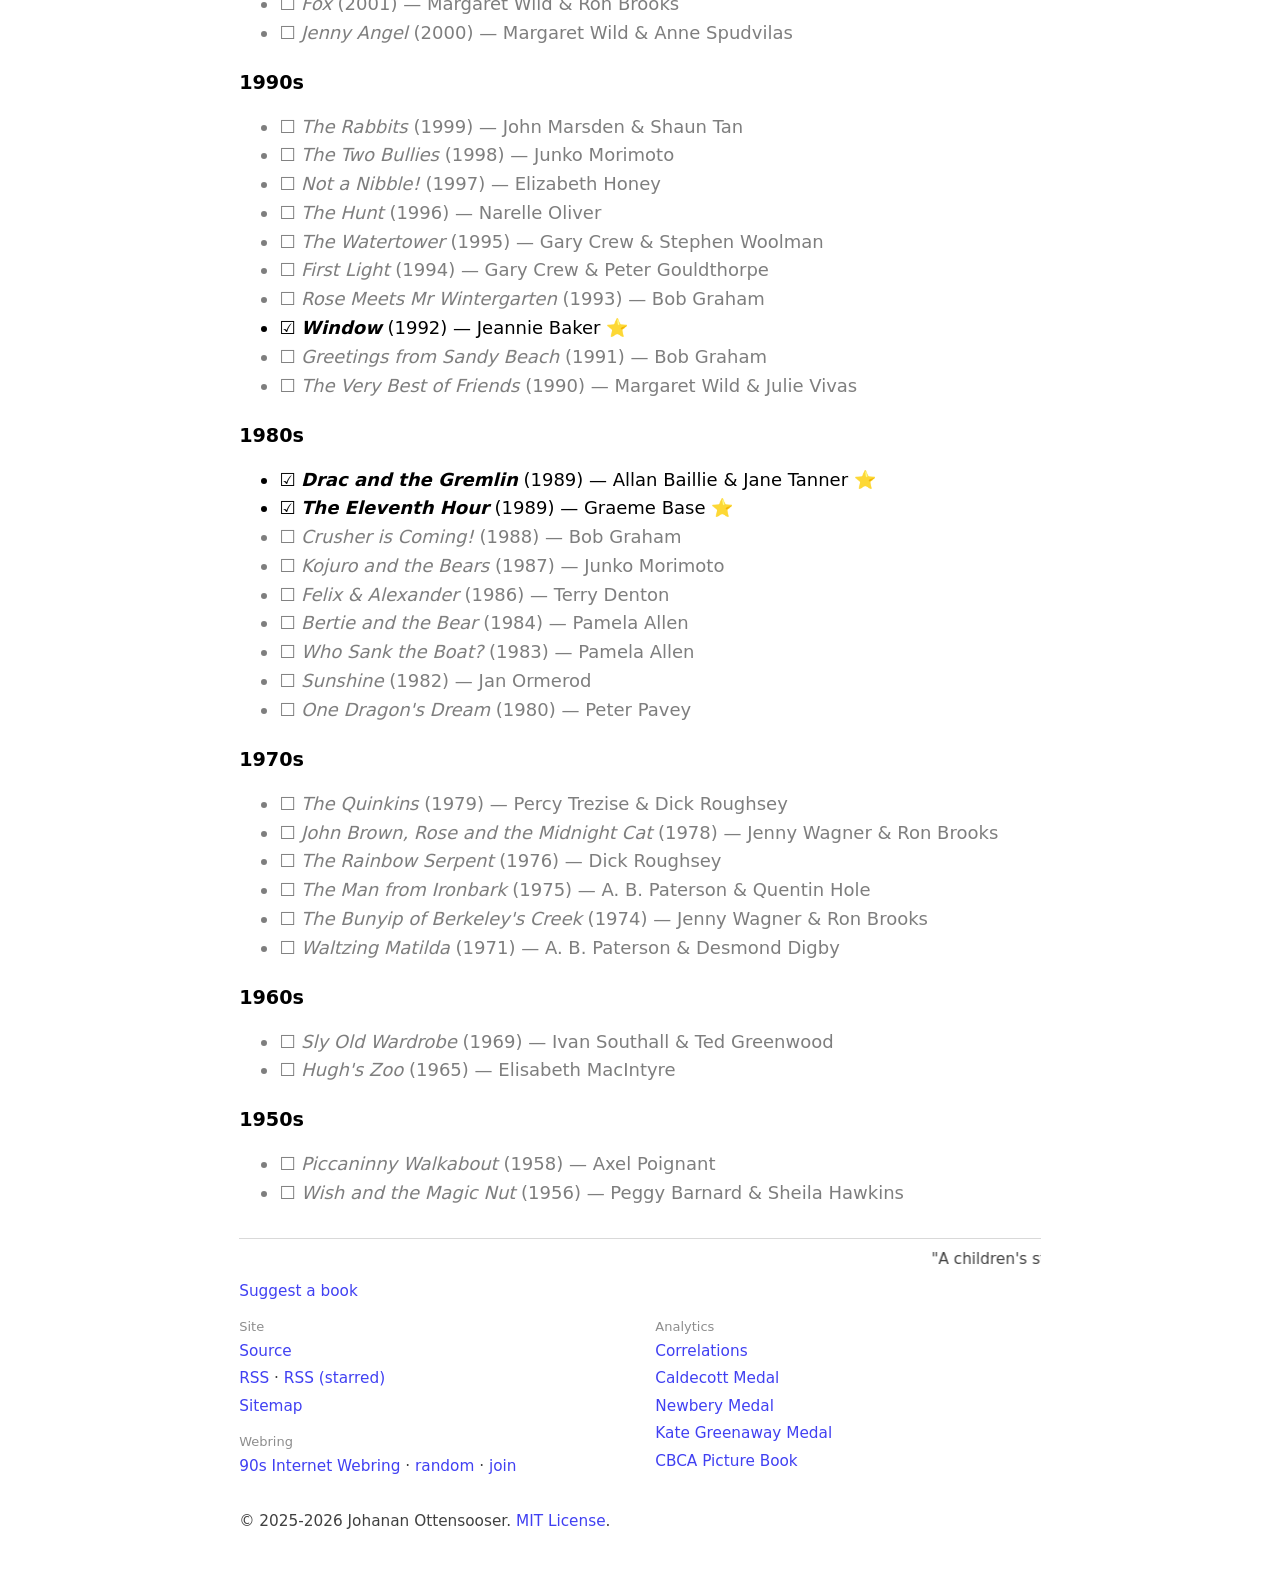
<file: cbca.html>
<!DOCTYPE html>
<html lang="en">
<head>
  <meta charset="utf-8">
  <meta name="viewport" content="width=device-width, initial-scale=1">
  <meta name="color-scheme" content="dark light">
  <meta name="description" content="Tracking progress through CBCA Picture Book of the Year winners (1956–2025). A visual checklist for Books for Indigo.">
  <link rel="canonical" href="https://readingstori.es/cbca.html">
  <meta property="og:title" content="CBCA Picture Book Checklist — Books for Indigo">
  <meta property="og:description" content="Tracking progress through CBCA Picture Book of the Year winners (1956–2025). A visual checklist for Books for Indigo.">
  <meta property="og:type" content="website">
  <meta property="og:url" content="https://readingstori.es/cbca.html">
  <link rel="icon" href="data:image/svg+xml,<svg xmlns='http://www.w3.org/2000/svg' viewBox='0 0 100 100'><text y='.9em' font-size='90'>🏅</text></svg>">
  <link rel="stylesheet" href="styles.css">
  <title>CBCA Picture Book Checklist — Books for Indigo</title>
  <style>
    .grid { grid-template-columns: 1.5em repeat(8, 1.8em); }
  </style>
</head>
<body>
  <header>
    <h1>CBCA Picture Book Checklist</h1>
  </header>
  <nav>
    <p><a href="index.html">Books</a> · <a href="starred.html">Reviews</a> · <a href="correlations.html">Correlations</a> · <a href="about.html">About</a> · <a href="https://github.com/oatsandsugar/books-for-indigo/issues/new">Suggest a book</a></p>
  </nav>
  <main>
  <p>The <a href="https://cbca.org.au/">CBCA Picture Book of the Year</a> has been awarded by the Children's Book Council of Australia since 1956. 56 books have won across 54 award years.</p>
  <p id="progress"><strong>Loading...</strong></p>
  <noscript><p><small><em>JavaScript is needed to show read/starred status from the <a href="index.html">book list</a>.</em></small></p></noscript>

  <div class="grid" role="img" aria-label="CBCA Picture Book of the Year reading progress grid, organized by decade">
    <!-- Header row -->
    <span></span>
    <span class="label">50s</span>
    <span class="label">60s</span>
    <span class="label">70s</span>
    <span class="label">80s</span>
    <span class="label">90s</span>
    <span class="label">00s</span>
    <span class="label">10s</span>
    <span class="label">20s</span>

    <!-- Row 0 -->
    <span class="label">0</span>
    <span class="cell empty"></span>
    <span class="cell empty"></span>
    <span class="cell empty"></span>
    <span class="cell unread" data-year="1980" title="1980 · One Dragon's Dream · Peter Pavey"></span>
    <span class="cell unread" data-year="1990" title="1990 · The Very Best of Friends · Margaret Wild &amp; Julie Vivas"></span>
    <span class="cell unread" data-year="2000" title="2000 · Jenny Angel · Margaret Wild &amp; Anne Spudvilas"></span>
    <span class="cell unread" data-year="2010" title="2010 · The Hero of Little Street · Gregory Rogers"></span>
    <span class="cell unread" data-year="2020" title="2020 · I Need a Parrot · Chris McKimmie"></span>

    <!-- Row 1 -->
    <span class="label">1</span>
    <span class="cell empty"></span>
    <span class="cell empty"></span>
    <span class="cell unread" data-year="1971" title="1971 · Waltzing Matilda · Desmond Digby"></span>
    <span class="cell empty"></span>
    <span class="cell unread" data-year="1991" title="1991 · Greetings from Sandy Beach · Bob Graham"></span>
    <span class="cell unread" data-year="2001" title="2001 · Fox · Margaret Wild &amp; Ron Brooks"></span>
    <span class="cell unread" data-year="2011" title="2011 · Mirror (Jeannie Baker) + Hamlet (Nicki Greenberg)"></span>
    <span class="cell unread" data-year="2021" title="2021 · How to Make a Bird · Meg McKinlay &amp; Matt Ottley"></span>

    <!-- Row 2 -->
    <span class="label">2</span>
    <span class="cell empty"></span>
    <span class="cell empty"></span>
    <span class="cell empty"></span>
    <span class="cell unread" data-year="1982" title="1982 · Sunshine · Jan Ormerod"></span>
    <span class="cell unread" data-year="1992" title="1992 · Window · Jeannie Baker"></span>
    <span class="cell unread" data-year="2002" title="2002 · An Ordinary Day · Libby Gleeson &amp; Armin Greder"></span>
    <span class="cell unread" data-year="2012" title="2012 · A Bus Called Heaven · Bob Graham"></span>
    <span class="cell unread" data-year="2022" title="2022 · Iceberg · Claire Saxby &amp; Jess Racklyeft"></span>

    <!-- Row 3 -->
    <span class="label">3</span>
    <span class="cell empty"></span>
    <span class="cell empty"></span>
    <span class="cell empty"></span>
    <span class="cell unread" data-year="1983" title="1983 · Who Sank the Boat? · Pamela Allen"></span>
    <span class="cell unread" data-year="1993" title="1993 · Rose Meets Mr Wintergarten · Bob Graham"></span>
    <span class="cell unread" data-year="2003" title="2003 · In Flanders Fields · Norman Jorgensen &amp; Brian Harrison-Lever"></span>
    <span class="cell unread" data-year="2013" title="2013 · The Coat · Julie Hunt &amp; Ron Brooks"></span>
    <span class="cell unread" data-year="2023" title="2023 · My Strange Shrinking Parents · Zeno Sworder"></span>

    <!-- Row 4 -->
    <span class="label">4</span>
    <span class="cell empty"></span>
    <span class="cell empty"></span>
    <span class="cell unread" data-year="1974" title="1974 · The Bunyip of Berkeley's Creek · Jenny Wagner &amp; Ron Brooks"></span>
    <span class="cell unread" data-year="1984" title="1984 · Bertie and the Bear · Pamela Allen"></span>
    <span class="cell unread" data-year="1994" title="1994 · First Light · Gary Crew &amp; Peter Gouldthorpe"></span>
    <span class="cell unread" data-year="2004" title="2004 · Cat and Fish · Joan Grant &amp; Neil Curtis"></span>
    <span class="cell unread" data-year="2014" title="2014 · Rules of Summer · Shaun Tan"></span>
    <span class="cell unread" data-year="2024" title="2024 · Timeless · Kelly Canby"></span>

    <!-- Row 5 -->
    <span class="label">5</span>
    <span class="cell empty"></span>
    <span class="cell unread" data-year="1965" title="1965 · Hugh's Zoo · Elisabeth MacIntyre"></span>
    <span class="cell unread" data-year="1975" title="1975 · The Man from Ironbark · Quentin Hole"></span>
    <span class="cell empty"></span>
    <span class="cell unread" data-year="1995" title="1995 · The Watertower · Gary Crew &amp; Stephen Woolman"></span>
    <span class="cell unread" data-year="2005" title="2005 · Are We There Yet? · Alison Lester"></span>
    <span class="cell unread" data-year="2015" title="2015 · My Two Blankets · Irena Kobald &amp; Freya Blackwood"></span>
    <span class="cell unread" data-year="2025" title="2025 · The Truck Cat · Deborah Frenkel &amp; Danny Snell"></span>

    <!-- Row 6 -->
    <span class="label">6</span>
    <span class="cell unread" data-year="1956" title="1956 · Wish and the Magic Nut · Peggy Barnard &amp; Sheila Hawkins"></span>
    <span class="cell empty"></span>
    <span class="cell unread" data-year="1976" title="1976 · The Rainbow Serpent · Dick Roughsey"></span>
    <span class="cell unread" data-year="1986" title="1986 · Felix &amp; Alexander · Terry Denton"></span>
    <span class="cell unread" data-year="1996" title="1996 · The Hunt · Narelle Oliver"></span>
    <span class="cell unread" data-year="2006" title="2006 · The Short and Incredibly Happy Life of Riley · Colin Thompson"></span>
    <span class="cell unread" data-year="2016" title="2016 · Flight · Nadia Wheatley &amp; Armin Greder"></span>
    <span class="cell empty"></span>

    <!-- Row 7 -->
    <span class="label">7</span>
    <span class="cell empty"></span>
    <span class="cell empty"></span>
    <span class="cell empty"></span>
    <span class="cell unread" data-year="1987" title="1987 · Kojuro and the Bears · Junko Morimoto"></span>
    <span class="cell unread" data-year="1997" title="1997 · Not a Nibble! · Elizabeth Honey"></span>
    <span class="cell unread" data-year="2007" title="2007 · The Arrival · Shaun Tan"></span>
    <span class="cell unread" data-year="2017" title="2017 · Home in the Rain · Bob Graham"></span>
    <span class="cell empty"></span>

    <!-- Row 8 -->
    <span class="label">8</span>
    <span class="cell unread" data-year="1958" title="1958 · Piccaninny Walkabout · Axel Poignant"></span>
    <span class="cell empty"></span>
    <span class="cell unread" data-year="1978" title="1978 · John Brown, Rose and the Midnight Cat · Jenny Wagner &amp; Ron Brooks"></span>
    <span class="cell unread" data-year="1988" title="1988 · Crusher is Coming! · Bob Graham"></span>
    <span class="cell unread" data-year="1998" title="1998 · The Two Bullies · Junko Morimoto"></span>
    <span class="cell unread" data-year="2008" title="2008 · Requiem for a Beast · Matt Ottley"></span>
    <span class="cell unread" data-year="2018" title="2018 · A Walk in the Bush · Gwyn Perkins"></span>
    <span class="cell empty"></span>

    <!-- Row 9 -->
    <span class="label">9</span>
    <span class="cell empty"></span>
    <span class="cell unread" data-year="1969" title="1969 · Sly Old Wardrobe · Ted Greenwood"></span>
    <span class="cell unread" data-year="1979" title="1979 · The Quinkins · Percy Trezise &amp; Dick Roughsey"></span>
    <span class="cell unread" data-year="1989" title="1989 · The Eleventh Hour (Graeme Base); Drac and the Gremlin (Jane Tanner)"></span>
    <span class="cell unread" data-year="1999" title="1999 · The Rabbits · John Marsden &amp; Shaun Tan"></span>
    <span class="cell unread" data-year="2009" title="2009 · Collecting Colour · Kylie Dunstan"></span>
    <span class="cell unread" data-year="2019" title="2019 · Cicada · Shaun Tan"></span>
    <span class="cell empty"></span>
  </div>

  <p class="legend">
    ★ read + starred &nbsp;
    <span class="swatch read"></span> read &nbsp;
    <span class="swatch unread"></span> unread
  </p>

  <h2>All 56 Winners</h2>

  <h3>2020s</h3>
  <ul>
    <li class="list-unread" data-year="2025"><span class="cb">☐</span> <cite>The Truck Cat</cite> (2025) — Deborah Frenkel &amp; Danny Snell<span class="star"></span></li>
    <li class="list-unread" data-year="2024"><span class="cb">☐</span> <cite>Timeless</cite> (2024) — Kelly Canby<span class="star"></span></li>
    <li class="list-unread" data-year="2023"><span class="cb">☐</span> <cite>My Strange Shrinking Parents</cite> (2023) — Zeno Sworder<span class="star"></span></li>
    <li class="list-unread" data-year="2022"><span class="cb">☐</span> <cite>Iceberg</cite> (2022) — Claire Saxby &amp; Jess Racklyeft<span class="star"></span></li>
    <li class="list-unread" data-year="2021"><span class="cb">☐</span> <cite>How to Make a Bird</cite> (2021) — Meg McKinlay &amp; Matt Ottley<span class="star"></span></li>
    <li class="list-unread" data-year="2020"><span class="cb">☐</span> <cite>I Need a Parrot</cite> (2020) — Chris McKimmie<span class="star"></span></li>
  </ul>

  <h3>2010s</h3>
  <ul>
    <li class="list-unread" data-year="2019"><span class="cb">☐</span> <cite>Cicada</cite> (2019) — Shaun Tan<span class="star"></span></li>
    <li class="list-unread" data-year="2018"><span class="cb">☐</span> <cite>A Walk in the Bush</cite> (2018) — Gwyn Perkins<span class="star"></span></li>
    <li class="list-unread" data-year="2017"><span class="cb">☐</span> <cite>Home in the Rain</cite> (2017) — Bob Graham<span class="star"></span></li>
    <li class="list-unread" data-year="2016"><span class="cb">☐</span> <cite>Flight</cite> (2016) — Nadia Wheatley &amp; Armin Greder<span class="star"></span></li>
    <li class="list-unread" data-year="2015"><span class="cb">☐</span> <cite>My Two Blankets</cite> (2015) — Irena Kobald &amp; Freya Blackwood<span class="star"></span></li>
    <li class="list-unread" data-year="2014"><span class="cb">☐</span> <cite>Rules of Summer</cite> (2014) — Shaun Tan<span class="star"></span></li>
    <li class="list-unread" data-year="2013"><span class="cb">☐</span> <cite>The Coat</cite> (2013) — Julie Hunt &amp; Ron Brooks<span class="star"></span></li>
    <li class="list-unread" data-year="2012"><span class="cb">☐</span> <cite>A Bus Called Heaven</cite> (2012) — Bob Graham<span class="star"></span></li>
    <li class="list-unread" data-year="2011"><span class="cb">☐</span> <cite>Hamlet</cite> (2011) — Nicki Greenberg<span class="star"></span></li>
    <li class="list-unread" data-year="2011"><span class="cb">☐</span> <cite>Mirror</cite> (2011) — Jeannie Baker<span class="star"></span></li>
    <li class="list-unread" data-year="2010"><span class="cb">☐</span> <cite>The Hero of Little Street</cite> (2010) — Gregory Rogers<span class="star"></span></li>
  </ul>

  <h3>2000s</h3>
  <ul>
    <li class="list-unread" data-year="2009"><span class="cb">☐</span> <cite>Collecting Colour</cite> (2009) — Kylie Dunstan<span class="star"></span></li>
    <li class="list-unread" data-year="2008"><span class="cb">☐</span> <cite>Requiem for a Beast</cite> (2008) — Matt Ottley<span class="star"></span></li>
    <li class="list-unread" data-year="2007"><span class="cb">☐</span> <cite>The Arrival</cite> (2007) — Shaun Tan<span class="star"></span></li>
    <li class="list-unread" data-year="2006"><span class="cb">☐</span> <cite>The Short and Incredibly Happy Life of Riley</cite> (2006) — Colin Thompson<span class="star"></span></li>
    <li class="list-unread" data-year="2005"><span class="cb">☐</span> <cite>Are We There Yet?</cite> (2005) — Alison Lester<span class="star"></span></li>
    <li class="list-unread" data-year="2004"><span class="cb">☐</span> <cite>Cat and Fish</cite> (2004) — Joan Grant &amp; Neil Curtis<span class="star"></span></li>
    <li class="list-unread" data-year="2003"><span class="cb">☐</span> <cite>In Flanders Fields</cite> (2003) — Norman Jorgensen &amp; Brian Harrison-Lever<span class="star"></span></li>
    <li class="list-unread" data-year="2002"><span class="cb">☐</span> <cite>An Ordinary Day</cite> (2002) — Libby Gleeson &amp; Armin Greder<span class="star"></span></li>
    <li class="list-unread" data-year="2001"><span class="cb">☐</span> <cite>Fox</cite> (2001) — Margaret Wild &amp; Ron Brooks<span class="star"></span></li>
    <li class="list-unread" data-year="2000"><span class="cb">☐</span> <cite>Jenny Angel</cite> (2000) — Margaret Wild &amp; Anne Spudvilas<span class="star"></span></li>
  </ul>

  <h3>1990s</h3>
  <ul>
    <li class="list-unread" data-year="1999"><span class="cb">☐</span> <cite>The Rabbits</cite> (1999) — John Marsden &amp; Shaun Tan<span class="star"></span></li>
    <li class="list-unread" data-year="1998"><span class="cb">☐</span> <cite>The Two Bullies</cite> (1998) — Junko Morimoto<span class="star"></span></li>
    <li class="list-unread" data-year="1997"><span class="cb">☐</span> <cite>Not a Nibble!</cite> (1997) — Elizabeth Honey<span class="star"></span></li>
    <li class="list-unread" data-year="1996"><span class="cb">☐</span> <cite>The Hunt</cite> (1996) — Narelle Oliver<span class="star"></span></li>
    <li class="list-unread" data-year="1995"><span class="cb">☐</span> <cite>The Watertower</cite> (1995) — Gary Crew &amp; Stephen Woolman<span class="star"></span></li>
    <li class="list-unread" data-year="1994"><span class="cb">☐</span> <cite>First Light</cite> (1994) — Gary Crew &amp; Peter Gouldthorpe<span class="star"></span></li>
    <li class="list-unread" data-year="1993"><span class="cb">☐</span> <cite>Rose Meets Mr Wintergarten</cite> (1993) — Bob Graham<span class="star"></span></li>
    <li class="list-unread" data-year="1992"><span class="cb">☐</span> <cite>Window</cite> (1992) — Jeannie Baker<span class="star"></span></li>
    <li class="list-unread" data-year="1991"><span class="cb">☐</span> <cite>Greetings from Sandy Beach</cite> (1991) — Bob Graham<span class="star"></span></li>
    <li class="list-unread" data-year="1990"><span class="cb">☐</span> <cite>The Very Best of Friends</cite> (1990) — Margaret Wild &amp; Julie Vivas<span class="star"></span></li>
  </ul>

  <h3>1980s</h3>
  <ul>
    <li class="list-unread" data-year="1989"><span class="cb">☐</span> <cite>Drac and the Gremlin</cite> (1989) — Allan Baillie &amp; Jane Tanner<span class="star"></span></li>
    <li class="list-unread" data-year="1989"><span class="cb">☐</span> <cite>The Eleventh Hour</cite> (1989) — Graeme Base<span class="star"></span></li>
    <li class="list-unread" data-year="1988"><span class="cb">☐</span> <cite>Crusher is Coming!</cite> (1988) — Bob Graham<span class="star"></span></li>
    <li class="list-unread" data-year="1987"><span class="cb">☐</span> <cite>Kojuro and the Bears</cite> (1987) — Junko Morimoto<span class="star"></span></li>
    <li class="list-unread" data-year="1986"><span class="cb">☐</span> <cite>Felix &amp; Alexander</cite> (1986) — Terry Denton<span class="star"></span></li>
    <li class="list-unread" data-year="1984"><span class="cb">☐</span> <cite>Bertie and the Bear</cite> (1984) — Pamela Allen<span class="star"></span></li>
    <li class="list-unread" data-year="1983"><span class="cb">☐</span> <cite>Who Sank the Boat?</cite> (1983) — Pamela Allen<span class="star"></span></li>
    <li class="list-unread" data-year="1982"><span class="cb">☐</span> <cite>Sunshine</cite> (1982) — Jan Ormerod<span class="star"></span></li>
    <li class="list-unread" data-year="1980"><span class="cb">☐</span> <cite>One Dragon's Dream</cite> (1980) — Peter Pavey<span class="star"></span></li>
  </ul>

  <h3>1970s</h3>
  <ul>
    <li class="list-unread" data-year="1979"><span class="cb">☐</span> <cite>The Quinkins</cite> (1979) — Percy Trezise &amp; Dick Roughsey<span class="star"></span></li>
    <li class="list-unread" data-year="1978"><span class="cb">☐</span> <cite>John Brown, Rose and the Midnight Cat</cite> (1978) — Jenny Wagner &amp; Ron Brooks<span class="star"></span></li>
    <li class="list-unread" data-year="1976"><span class="cb">☐</span> <cite>The Rainbow Serpent</cite> (1976) — Dick Roughsey<span class="star"></span></li>
    <li class="list-unread" data-year="1975"><span class="cb">☐</span> <cite>The Man from Ironbark</cite> (1975) — A. B. Paterson &amp; Quentin Hole<span class="star"></span></li>
    <li class="list-unread" data-year="1974"><span class="cb">☐</span> <cite>The Bunyip of Berkeley's Creek</cite> (1974) — Jenny Wagner &amp; Ron Brooks<span class="star"></span></li>
    <li class="list-unread" data-year="1971"><span class="cb">☐</span> <cite>Waltzing Matilda</cite> (1971) — A. B. Paterson &amp; Desmond Digby<span class="star"></span></li>
  </ul>

  <h3>1960s</h3>
  <ul>
    <li class="list-unread" data-year="1969"><span class="cb">☐</span> <cite>Sly Old Wardrobe</cite> (1969) — Ivan Southall &amp; Ted Greenwood<span class="star"></span></li>
    <li class="list-unread" data-year="1965"><span class="cb">☐</span> <cite>Hugh's Zoo</cite> (1965) — Elisabeth MacIntyre<span class="star"></span></li>
  </ul>

  <h3>1950s</h3>
  <ul>
    <li class="list-unread" data-year="1958"><span class="cb">☐</span> <cite>Piccaninny Walkabout</cite> (1958) — Axel Poignant<span class="star"></span></li>
    <li class="list-unread" data-year="1956"><span class="cb">☐</span> <cite>Wish and the Magic Nut</cite> (1956) — Peggy Barnard &amp; Sheila Hawkins<span class="star"></span></li>
  </ul>

  </main>
  <footer>
  <hr>
  <marquee>"A children's story that can only be enjoyed by children is not a good children's story in the slightest." -- C.S. Lewis, <cite>On Three Ways of Writing for Children</cite> (1952)</marquee>
  <p><a href="https://github.com/oatsandsugar/books-for-indigo/issues/new">Suggest a book</a></p>
  <div class="footer-columns">
    <div>
      <h3>Site</h3>
      <ul>
        <li><a href="https://github.com/oatsandsugar/books-for-indigo">Source</a></li>
        <li><a href="feed.xml">RSS</a> · <a href="starred.xml">RSS (starred)</a></li>
        <li><a href="sitemap.xml">Sitemap</a></li>
      </ul>
      <h3>Webring</h3>
      <ul>
        <li><a href="https://90s-internet.com">90s Internet Webring</a> · <a href="https://90s-internet.com/#random">random</a> · <a href="https://github.com/oatsandsugar/90s-internet/issues/new?title=Join%20the%20webring&amp;labels=join">join</a></li>
      </ul>
    </div>
    <div>
      <h3>Analytics</h3>
      <ul>
        <li><a href="correlations.html">Correlations</a></li>
        <li><a href="caldecott.html">Caldecott Medal</a></li>
        <li><a href="newbery.html">Newbery Medal</a></li>
        <li><a href="greenaway.html">Kate Greenaway Medal</a></li>
        <li><a href="cbca.html">CBCA Picture Book</a></li>
      </ul>
    </div>
  </div>
  <p class="footer-copyright">© 2025-2026 Johanan Ottensooser. <a href="https://github.com/oatsandsugar/books-for-indigo/blob/main/LICENSE">MIT License</a>.</p>
  </footer>

  <script>
    fetch('index.html')
      .then(function(r) { return r.text(); })
      .then(function(html) {
        var doc = new DOMParser().parseFromString(html, 'text/html');
        var read = {};
        doc.querySelectorAll('[data-cbca-picture-book]').forEach(function(el) {
          read[el.getAttribute('data-cbca-picture-book')] = el.hasAttribute('data-starred');
        });

        var count = 0;
        var total = document.querySelectorAll('li[data-year]').length;

        document.querySelectorAll('.cell[data-year]').forEach(function(cell) {
          var y = cell.dataset.year;
          if (y in read) {
            cell.classList.remove('unread');
            if (read[y]) {
              cell.classList.add('starred');
              cell.textContent = '\u2605';
            } else {
              cell.classList.add('read');
            }
          }
        });

        document.querySelectorAll('li[data-year]').forEach(function(li) {
          var y = li.dataset.year;
          if (y in read) {
            count++;
            li.classList.remove('list-unread');
            li.classList.add('list-read');
            li.querySelector('.cb').textContent = '\u2611';
            if (read[y]) {
              li.querySelector('.star').textContent = ' \u2B50';
            }
          }
        });

        var pct = Math.round(count / total * 100);
        var filled = Math.round(count / total * 20);
        var bar = '\u2588'.repeat(filled) + '\u2591'.repeat(20 - filled);
        document.getElementById('progress').innerHTML =
          '<strong>' + count + ' / ' + total + ' read</strong> &nbsp; ' + bar + ' &nbsp; ' + pct + '%';
      });
  </script>
</body>
</html>
</file>
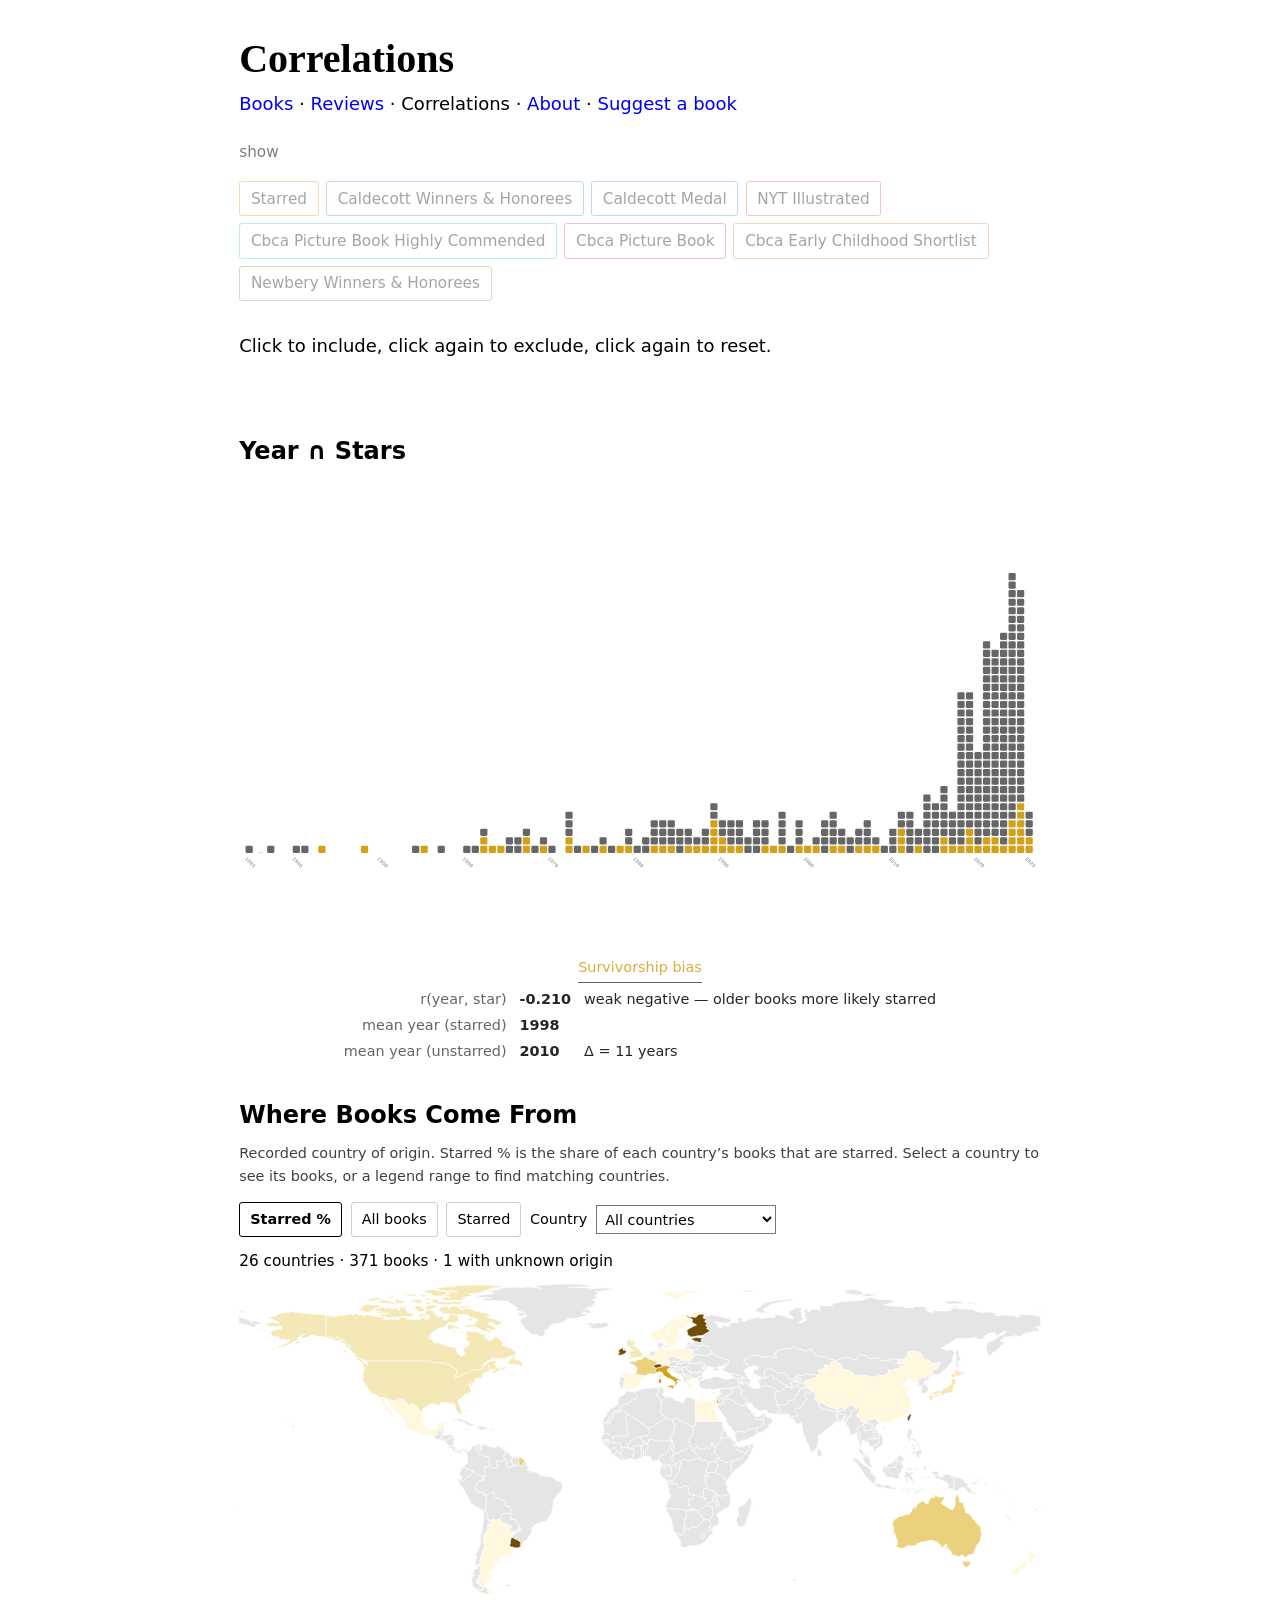
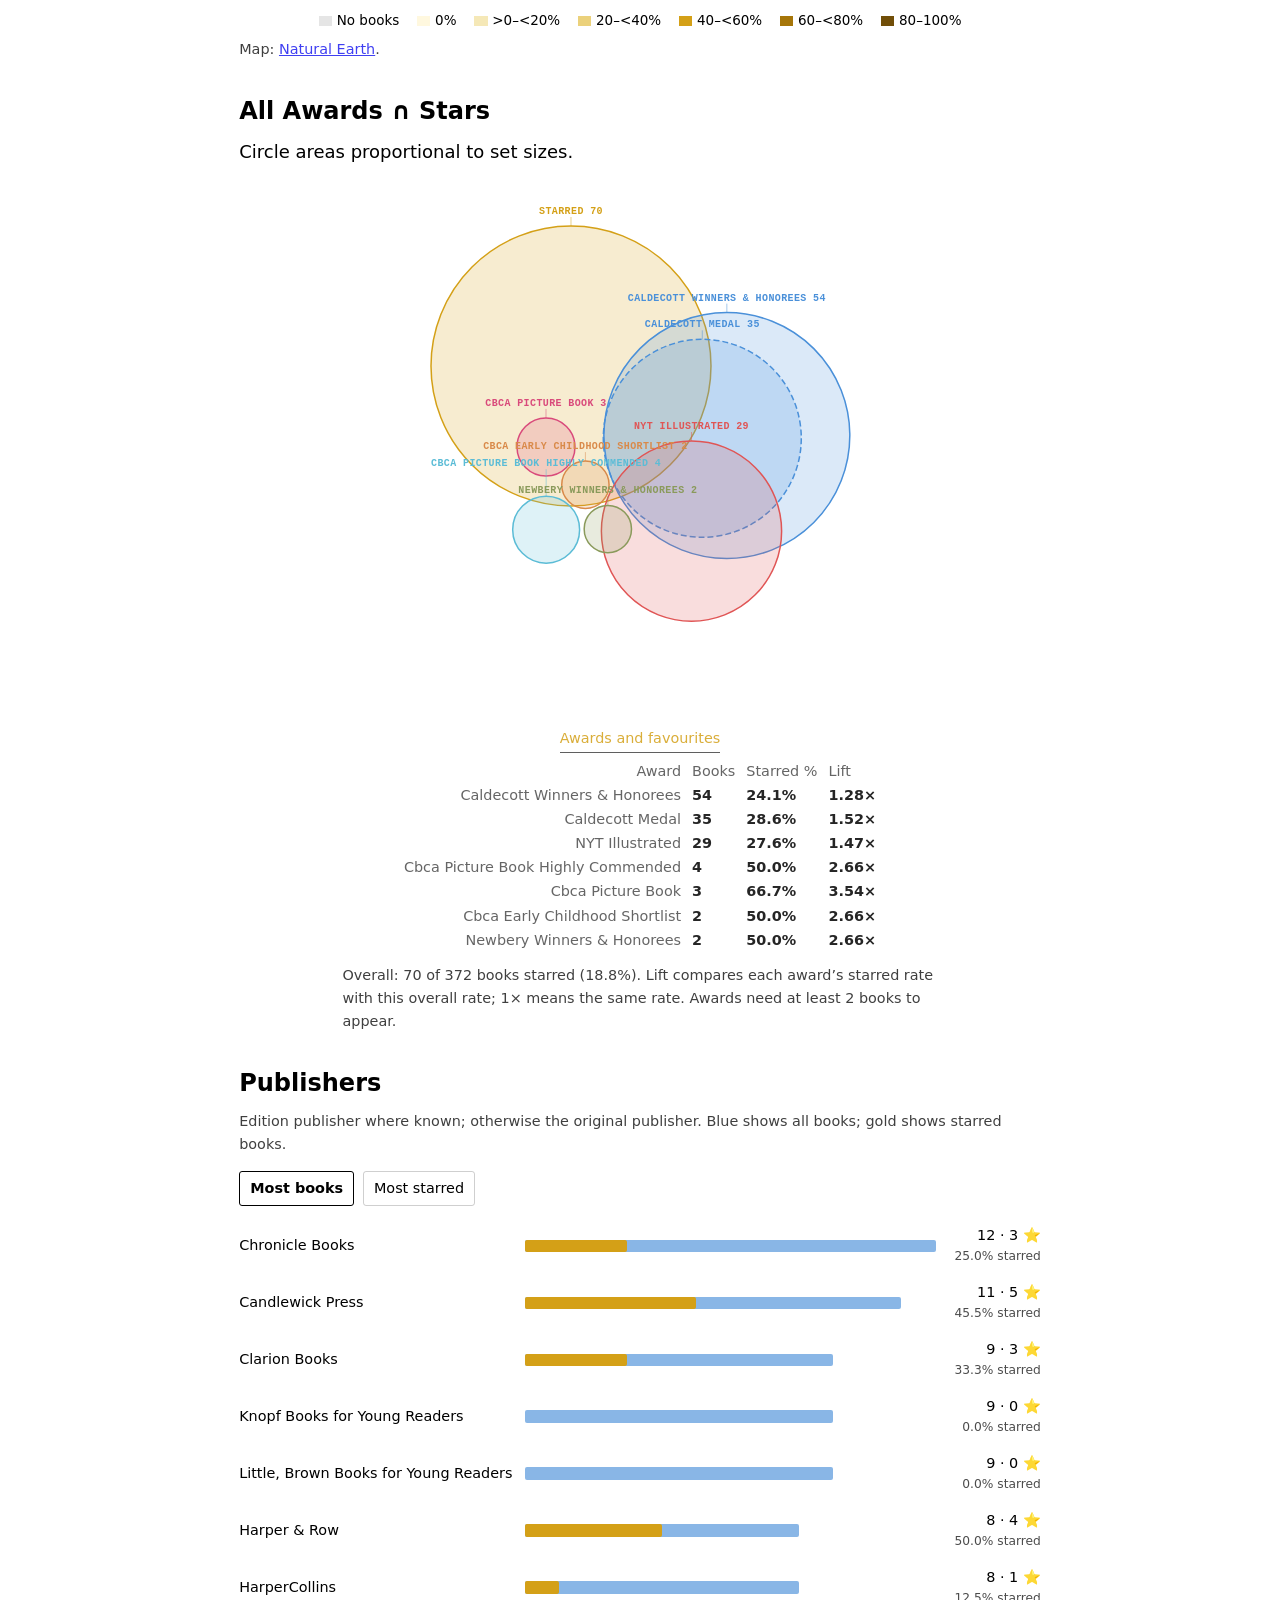
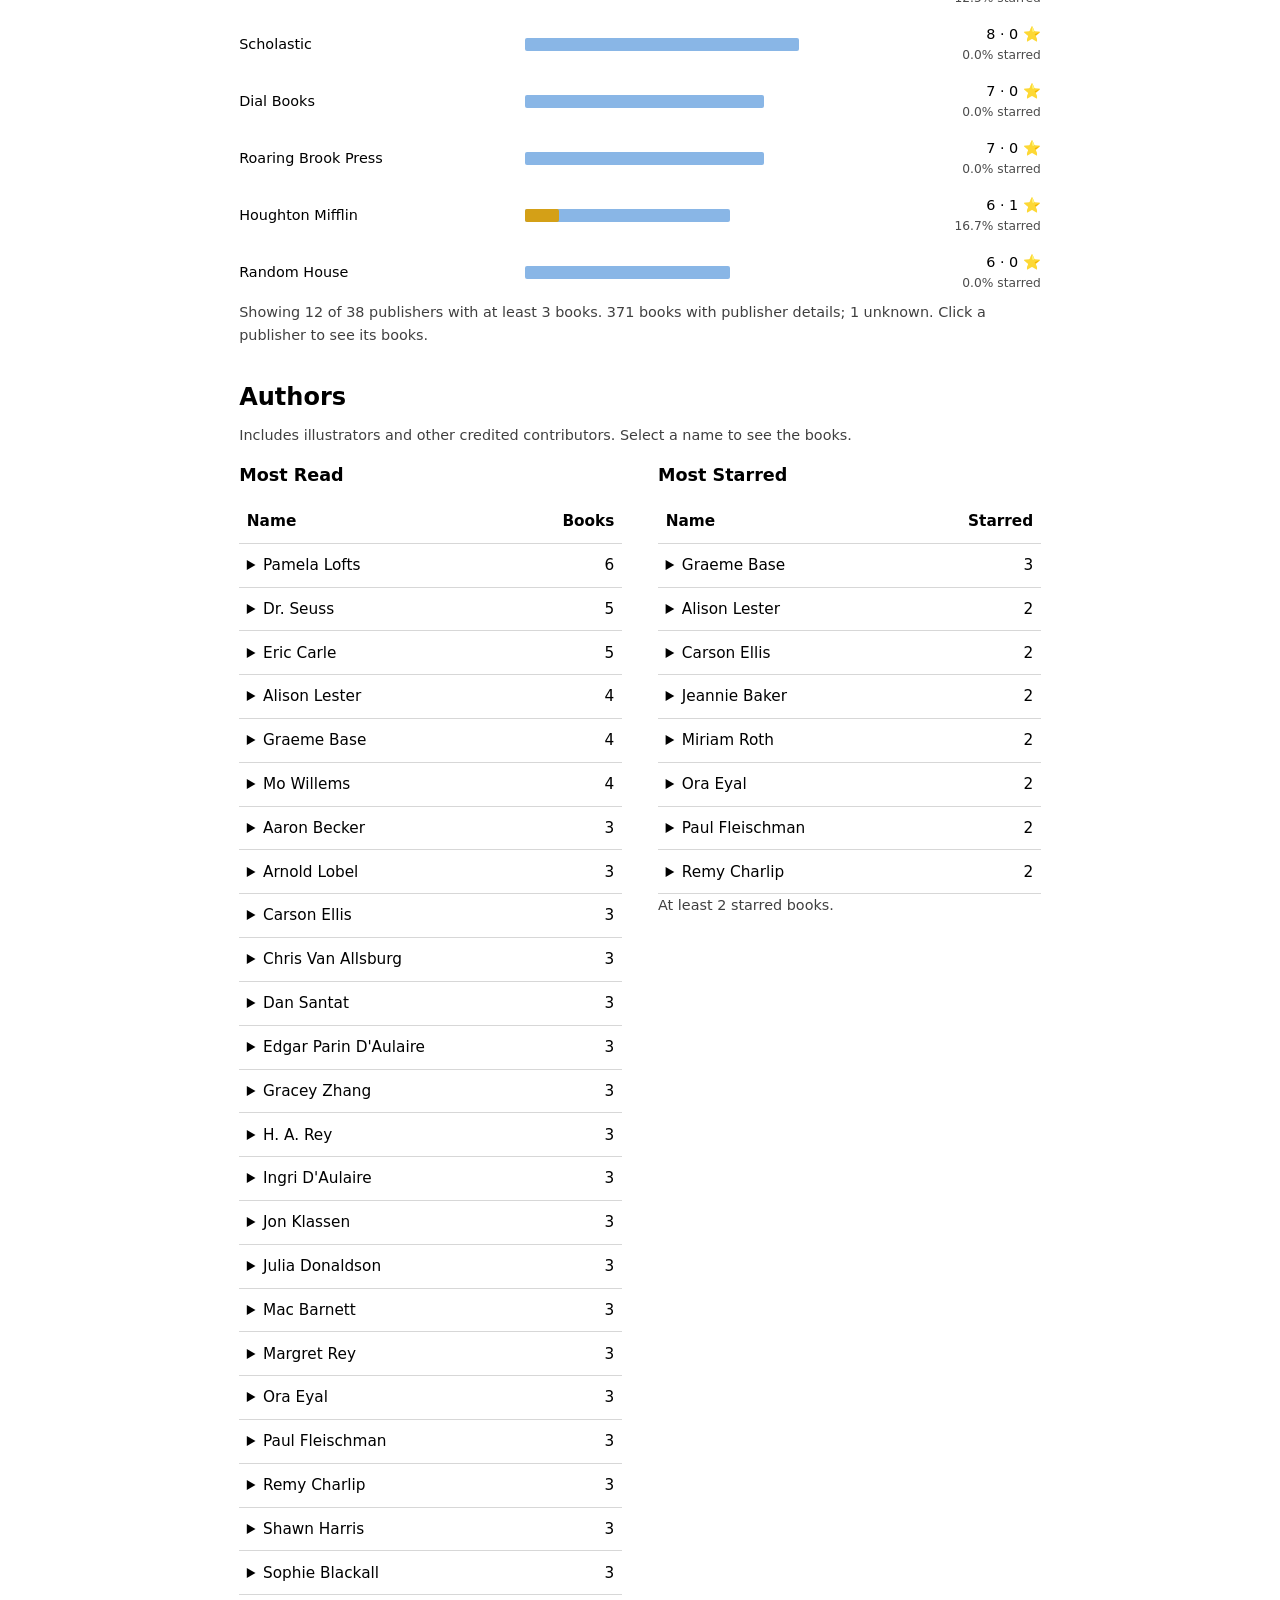
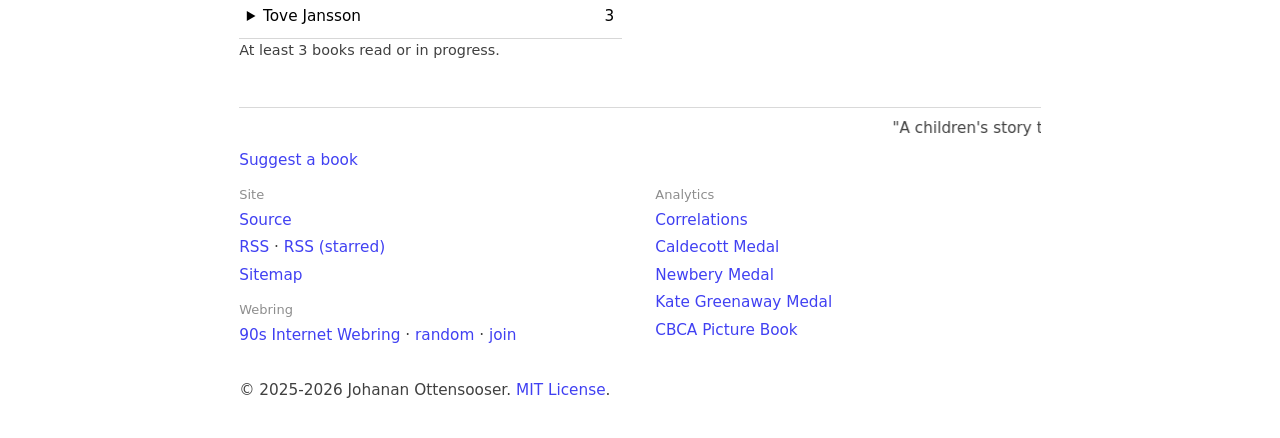
<file: correlations.html>
<!DOCTYPE html>
<html lang="en">
<head>
  <meta charset="utf-8">
  <meta name="viewport" content="width=device-width, initial-scale=1">
  <meta name="color-scheme" content="dark light">
  <meta name="description" content="Explore awards, favourite authors, and reading trends from Books for Indigo.">
  <link rel="canonical" href="https://readingstori.es/correlations.html">
  <meta property="og:title" content="Correlations — Books for Indigo">
  <meta property="og:description" content="Explore awards, favourite authors, and reading trends from Books for Indigo.">
  <meta property="og:type" content="website">
  <meta property="og:url" content="https://readingstori.es/correlations.html">
  <link rel="icon" href="data:image/svg+xml,<svg xmlns='http://www.w3.org/2000/svg' viewBox='0 0 100 100'><text y='.9em' font-size='90'>📚</text></svg>">
  <link rel="stylesheet" href="styles.css">
  <title>Correlations — Books for Indigo</title>
  <style>
    #histogram { overflow-x: auto; margin: 1em 0 0; }
    #histogram svg { display: block; }
    #hist-stats { font-size: 0.8em; opacity: 0.85; margin-top: -0.5em; display: flex; flex-direction: column; align-items: center; }
    #hist-stats table { border-spacing: 0.8em 0.1em; }
    #hist-stats td:first-child { text-align: right; opacity: 0.7; }
    #hist-stats td:nth-child(2) { font-weight: bold; text-align: left; }
    #hist-stats td:nth-child(3) { text-align: left; }
    .hist-square { transition: y 0.3s ease, opacity 0.2s ease; }
    .hist-square:hover { opacity: 0.7; }
    .table-scroll { overflow-x: auto; }
    .stats-table { width: 100%; border-collapse: collapse; font-size: 0.85em; }
    .stats-table caption { text-align: left; font-weight: bold; font-size: 1.15em; margin-bottom: 0.6em; }
    .stats-table th, .stats-table td { padding: 0.6em 0.5em; border-bottom: 1px solid #8885; text-align: right; vertical-align: top; }
    .stats-table th:first-child, .stats-table td:first-child { text-align: left; }
    .stats-table td:not(:first-child) { white-space: nowrap; font-variant-numeric: tabular-nums; }
    .stats-table tbody th { font-weight: normal; }
    .table-note { font-size: 0.8em; opacity: 0.75; }
    #award-table { margin: 1.5em 0 0; opacity: 0.85; }
    #award-table table { width: auto; max-width: 100%; margin: 0 auto; border-collapse: separate; border-spacing: 0.8em 0.1em; font-size: 0.8em; }
    #award-table caption { text-align: center; font-size: 1em; font-weight: normal; margin-bottom: 0.4em; }
    #award-table caption span { display: inline-block; color: #d4a017; border-bottom: 1px solid #444; padding-bottom: 0.2em; }
    #award-table th, #award-table td { padding: 0; border: 0; }
    #award-table th { font-weight: normal; opacity: 0.7; }
    #award-table th:first-child { text-align: right; }
    #award-table th:not(:first-child), #award-table td { text-align: left; }
    #award-table td { font-weight: bold; }
    #award-note { max-width: 65ch; margin: 0.8em auto 0; }
    #mongo svg { display: block; margin: 0 auto; }
    #mongo-query { text-align: center; font-size: 0.85em; margin: 0.5em 0; min-height: 1.5em; opacity: 0.7; }
    #mongo-book-list { margin-top: 1em; min-height: 2em; }
    #mongo-book-list h3 { margin: 0 0 0.5em; }
    #mongo-book-list ul { margin: 0; padding-left: 1.5em; columns: 2; }
    @media (max-width: 600px) { #mongo-book-list ul { columns: 1; } }
    #mongo-book-list li { margin: 0.2em 0; break-inside: avoid; }
    .author-tables { display: grid; grid-template-columns: minmax(0, 1fr) minmax(0, 1fr); gap: 2em; }
    @media (max-width: 600px) { .author-tables { grid-template-columns: 1fr; } }
    .author-tables summary { cursor: pointer; }
    .author-books { padding-left: 1.2em; margin: 0.5em 0 0; font-size: 0.9em; }
    .author-books li { margin-bottom: 0.4em; }
    .viz-controls { display: flex; flex-wrap: wrap; align-items: center; gap: 0.6em; margin: 0.8em 0; font-size: 0.8em; }
    .viz-controls select { max-width: 100%; font: inherit; color: inherit; background: transparent; padding: 0.3em; }
    .viz-controls button, .publisher-row { font: inherit; color: inherit; background: transparent; cursor: pointer; }
    .viz-controls button { border: 1px solid #8886; padding: 0.35em 0.7em; border-radius: 3px; }
    .viz-controls button[aria-pressed="true"] { border-color: currentColor; font-weight: bold; }
    #geo svg { display: block; width: 100%; height: auto; }
    .map-country { stroke: #fff; stroke-width: 0.6; vector-effect: non-scaling-stroke; transition: filter 140ms ease, opacity 140ms ease; }
    .map-country[role="button"] { cursor: pointer; }
    .map-country[role="button"]:hover, .map-country.selected { filter: brightness(0.9); }
    .map-country.range-muted { opacity: 0.2; filter: grayscale(1); }
    .map-country.range-match { filter: brightness(0.95); }
    .map-country:focus { outline: none; }
    .map-country:focus-visible { stroke: #222; stroke-width: 1.8; }
    @media (prefers-reduced-motion: reduce) {
      .map-country { transition: none; }
    }
    #geo-summary { min-height: 1.6em; margin: 0.5em 0; font-size: 0.85em; }
    .map-legend { display: flex; flex-wrap: wrap; gap: 1em; font-size: 0.75em; justify-content: center; }
    .map-legend button { display: inline-flex; align-items: center; gap: 0.35em; padding: 0.3em 0.15em; border: 0; border-bottom: 2px solid transparent; font: inherit; color: inherit; background: transparent; cursor: pointer; }
    .map-legend button:hover, .map-legend button[aria-pressed="true"] { border-bottom-color: currentColor; }
    .map-legend button[aria-pressed="true"] { font-weight: bold; }
    .country-result { padding: 0; border: 0; font: inherit; text-align: left; color: inherit; background: transparent; text-decoration: underline; text-underline-offset: 0.15em; cursor: pointer; }
    .map-legend i { display: inline-block; width: 1em; height: 0.7em; }
    .viz-book-list { font-size: 0.85em; }
    .viz-book-list ul { columns: 2; padding-left: 1.4em; }
    .viz-book-list li { break-inside: avoid; margin-bottom: 0.35em; }
    .publisher-row { display: grid; grid-template-columns: minmax(0, 2fr) minmax(0, 3fr) 6.5em; align-items: center; gap: 0.8em; width: 100%; border: 0; text-align: left; padding: 0.5em 0; font-size: 0.8em; }
    .publisher-row:hover, .publisher-row:focus-visible { background: #8881; }
    .publisher-track { height: 0.85em; position: relative; }
    .publisher-total, .publisher-stars { position: absolute; left: 0; top: 0; height: 100%; border-radius: 2px; }
    .publisher-total { background: #4a90d9; opacity: 0.65; }
    .publisher-stars { background: #d4a017; }
    .publisher-rate { display: block; font-size: 0.85em; opacity: 0.7; }
    .publisher-count { text-align: right; font-variant-numeric: tabular-nums; white-space: nowrap; }
    @media (max-width: 600px) {
      .viz-book-list ul { columns: 1; }
      .publisher-row { grid-template-columns: minmax(0, 1.5fr) minmax(0, 1fr) 6em; gap: 0.5em; }
    }
    @media (prefers-color-scheme: dark) {
      .map-country { stroke: #222; }
      .map-country:focus-visible { stroke: #fff; }
      .viz-controls option { background: #222; }
    }
  </style>
</head>
<body>
  <header>
    <h1>Correlations</h1>
  </header>
  <nav>
    <p><a href="index.html">Books</a> · <a href="starred.html">Reviews</a> · Correlations · <a href="about.html">About</a> · <a href="https://github.com/oatsandsugar/books-for-indigo/issues/new">Suggest a book</a></p>
  </nav>
  <div id="controls">
    <div class="filter-row">
      <span class="filter-label">show</span>
      <span id="mongo-controls" class="filter-row"></span>
    </div>
  </div>
  <p>Click to include, click again to exclude, click again to reset.</p>
  <div id="mongo-query"></div>

  <main>

  <h2>Year &cap; Stars</h2>
  <div id="histogram"></div>
  <div id="hist-stats"></div>

  <h2>Where Books Come From</h2>
  <p class="table-note">Recorded country of origin. Starred % is the share of each country’s books that are starred. Select a country to see its books, or a legend range to find matching countries.</p>
  <div class="viz-controls">
    <button id="geo-rate" type="button" aria-pressed="true">Starred %</button>
    <button id="geo-all" type="button" aria-pressed="false">All books</button>
    <button id="geo-starred" type="button" aria-pressed="false">Starred</button>
    <label for="geo-country">Country</label>
    <select id="geo-country"><option value="">All countries</option></select>
  </div>
  <p id="geo-summary" aria-live="polite"></p>
  <div id="geo"></div>
  <div id="geo-legend" class="map-legend"></div>
  <p class="table-note">Map: <a href="https://www.naturalearthdata.com/">Natural Earth</a>.</p>
  <div id="geo-list" class="viz-book-list"></div>

  <h2>All Awards &cap; Stars</h2>
  <p>Circle areas proportional to set sizes.</p>
  <div id="mongo"></div>
  <div id="mongo-book-list"></div>

  <div id="award-table" class="table-scroll"></div>
  <p id="award-note" class="table-note"></p>

  <h2>Publishers</h2>
  <p class="table-note">Edition publisher where known; otherwise the original publisher. Blue shows all books; gold shows starred books.</p>
  <div id="publisher-sort" class="viz-controls" role="group" aria-label="Rank publishers by">
    <button type="button" data-sort="books" aria-pressed="true">Most books</button>
    <button type="button" data-sort="stars" aria-pressed="false">Most starred</button>
  </div>
  <div id="publishers"></div>
  <p id="publisher-summary" class="table-note"></p>
  <div id="publisher-list" class="viz-book-list" aria-live="polite"></div>

  <h2>Authors</h2>
  <p class="table-note">Includes illustrators and other credited contributors. Select a name to see the books.</p>
  <div id="authors"></div>

  </main>
  <footer>
  <hr>
  <marquee>"A children's story that can only be enjoyed by children is not a good children's story in the slightest." -- C.S. Lewis, <cite>On Three Ways of Writing for Children</cite> (1952)</marquee>
  <p><a href="https://github.com/oatsandsugar/books-for-indigo/issues/new">Suggest a book</a></p>
  <div class="footer-columns">
    <div>
      <h3>Site</h3>
      <ul>
        <li><a href="https://github.com/oatsandsugar/books-for-indigo">Source</a></li>
        <li><a href="feed.xml">RSS</a> · <a href="starred.xml">RSS (starred)</a></li>
        <li><a href="sitemap.xml">Sitemap</a></li>
      </ul>
      <h3>Webring</h3>
      <ul>
        <li><a href="https://90s-internet.com">90s Internet Webring</a> · <a href="https://90s-internet.com/#random">random</a> · <a href="https://github.com/oatsandsugar/90s-internet/issues/new?title=Join%20the%20webring&amp;labels=join">join</a></li>
      </ul>
    </div>
    <div>
      <h3>Analytics</h3>
      <ul>
        <li><a href="correlations.html">Correlations</a></li>
        <li><a href="caldecott.html">Caldecott Medal</a></li>
        <li><a href="newbery.html">Newbery Medal</a></li>
        <li><a href="greenaway.html">Kate Greenaway Medal</a></li>
        <li><a href="cbca.html">CBCA Picture Book</a></li>
      </ul>
    </div>
  </div>
  <p class="footer-copyright">© 2025-2026 Johanan Ottensooser. <a href="https://github.com/oatsandsugar/books-for-indigo/blob/main/LICENSE">MIT License</a>.</p>
  </footer>

  <script>
    // Structural attributes to exclude from award auto-discovery.
    // data-publisher is on every book, so comparing "Publisher" to "Starred" is
    // tautological — it's just the starred base rate projected onto every book.
    var SKIP_ATTRS = ['data-year', 'data-status', 'data-starred', 'data-review', 'data-recommended', 'data-added', 'data-country', 'data-publisher', 'data-edition-publisher'];
    // Awards with fewer members than this are dropped from auto-discovery.
    // A Venn of n=1 carries no signal; it just clutters the chart.
    var MIN_AWARD_COUNT = 2;
    // Color palette for auto-discovered awards
    var PALETTE = ['#4a90d9', '#e05555', '#50a060', '#b065c0', '#d98a4a', '#5bbcd6', '#d94a7b', '#8a9a5b'];

    // Prettify attribute names. Short vowel-less tokens (nyt, cbca) are
    // treated as acronyms; everything else is title-cased. Previously any
    // word <=4 chars was uppercased, which turned "book" into "BOOK".
    function prettyLabel(attr) {
      var name = attr.replace(/^data-/, '');
      return name.split('-').map(function(w) {
        if (w.length <= 4 && !/[aeiou]/i.test(w)) return w.toUpperCase();
        return w.charAt(0).toUpperCase() + w.slice(1);
      }).join(' ');
    }

    // Group key: strips data- prefix and suffixes like -medal, -honor, -book
    function awardFamily(attr) {
      return attr.replace(/^data-/, '').replace(/-(medal|honor|book)$/, '');
    }

    function discoverAwards(allBooks) {
      // Step 1: discover individual attributes
      var attrCounts = {};
      allBooks.forEach(function(li) {
        Array.prototype.forEach.call(li.attributes, function(a) {
          if (SKIP_ATTRS.indexOf(a.name) !== -1 || a.name.indexOf('data-') !== 0) return;
          if (!attrCounts[a.name]) attrCounts[a.name] = 0;
          attrCounts[a.name]++;
        });
      });

      // Step 2: group into families
      var families = {};
      Object.keys(attrCounts).forEach(function(attr) {
        var family = awardFamily(attr);
        if (!families[family]) families[family] = [];
        families[family].push(attr);
      });

      var result = [];
      var colorIdx = 0;

      Object.keys(families).forEach(function(family) {
        var attrs = families[family];
        var familyColor = PALETTE[colorIdx % PALETTE.length];
        colorIdx++;

        if (attrs.length > 1) {
          // Multiple variants (e.g. caldecott-medal + caldecott-honor)
          // Add the superset (all) with descriptive label
          var superLabel = prettyLabel('data-' + family) + ' Winners & Honorees';
          result.push({
            key: family,
            label: superLabel,
            color: familyColor,
            isSuperset: true,
            memberAttrs: attrs,
            test: function(li) {
              return attrs.some(function(a) { return li.hasAttribute(a); });
            }
          });
          // Add only the medal subset (honor is implied by the ring)
          var medalAttr = attrs.filter(function(a) { return /-medal$/.test(a); })[0];
          if (medalAttr) {
            result.push({
              key: medalAttr.replace(/^data-/, ''),
              label: prettyLabel(medalAttr),
              color: familyColor,
              isSubset: true,
              test: function(li) { return li.hasAttribute(medalAttr); }
            });
          }
        } else {
          // Single attribute, no family grouping needed
          result.push({
            key: attrs[0].replace(/^data-/, ''),
            label: prettyLabel(attrs[0]),
            color: familyColor,
            test: function(li) { return li.hasAttribute(attrs[0]); }
          });
        }
      });

      return result;
    }

    var AWARDS = []; // populated after fetch
    var STAR_COLOR = '#d4a017';

    // Compute intersection area of two circles with radii r1, r2 at distance d
    function intersectionArea(r1, r2, d) {
      if (d >= r1 + r2) return 0;
      if (d <= Math.abs(r1 - r2)) return Math.PI * Math.min(r1, r2) * Math.min(r1, r2);
      var a = (d * d + r1 * r1 - r2 * r2) / (2 * d);
      var b = d - a;
      return r1 * r1 * Math.acos(a / r1) + r2 * r2 * Math.acos(b / r2)
             - a * Math.sqrt(r1 * r1 - a * a)
             - b * Math.sqrt(r2 * r2 - b * b);
    }

    // Binary search for distance d that gives target intersection area
    function findDistance(r1, r2, targetArea) {
      if (targetArea <= 0) return r1 + r2 + 10;
      if (targetArea >= Math.PI * Math.min(r1, r2) * Math.min(r1, r2))
        return Math.abs(r1 - r2);

      var lo = Math.abs(r1 - r2), hi = r1 + r2;
      for (var i = 0; i < 100; i++) {
        var mid = (lo + hi) / 2;
        if (intersectionArea(r1, r2, mid) > targetArea) lo = mid;
        else hi = mid;
      }
      return (lo + hi) / 2;
    }

    function getTitle(li) {
      var c = li.querySelector('cite');
      return c ? c.textContent : '?';
    }

    // Get specific award labels for a book (e.g. "Medal 1963", "Honor 1968")
    function getAwardBadges(li) {
      var badges = [];
      Array.prototype.forEach.call(li.attributes, function(a) {
        if (SKIP_ATTRS.indexOf(a.name) !== -1 || a.name.indexOf('data-') !== 0) return;
        var name = a.name.replace(/^data-/, '').split('-').map(function(w) {
          if (w.length <= 4) return w.toUpperCase();
          return w.charAt(0).toUpperCase() + w.slice(1);
        }).join(' ');
        var val = a.value ? ' ' + a.value : '';
        badges.push(name + val);
      });
      return badges;
    }

    // Global histogram squares for selector filtering
    var HIST_SQUARES = [];
    var HIST_BASE_Y = 0;
    var HIST_CELL = 0;

    function buildHistogram(doc) {
      var allBooks = doc.querySelectorAll('li[data-status]');
      var byYear = {};

      allBooks.forEach(function(li) {
        var year = parseInt(li.getAttribute('data-year'), 10);
        if (isNaN(year) || year < 1850) return;
        var starred = li.hasAttribute('data-starred');
        var title = getTitle(li);
        if (!byYear[year]) byYear[year] = [];
        byYear[year].push({ starred: starred, title: title, li: li });
      });

      var years = Object.keys(byYear).map(Number).sort(function(a, b) { return a - b; });
      if (years.length === 0) return;

      // Build display columns: include all years in populated ranges, collapse gaps >10 years
      var columns = []; // { type: 'year', year: N } or { type: 'gap' }
      var maxCount = 0;

      for (var i = 0; i < years.length; i++) {
        var y = years[i];
        maxCount = Math.max(maxCount, byYear[y].length);

        if (i > 0) {
          var prevEnd = years[i - 1];
          // Find the end of the previous populated cluster
          // Walk back to find the last year we added
          var lastAddedYear = columns.length > 0 ? columns[columns.length - 1].year : undefined;
          var gapSize = y - (lastAddedYear || prevEnd) - 1;

          if (years[i] - years[i - 1] > 10) {
            // Big gap — insert ellipsis
            columns.push({ type: 'gap' });
          } else {
            // Fill in intermediate empty years
            var from = (lastAddedYear || prevEnd) + 1;
            for (var fill = from; fill < y; fill++) {
              columns.push({ type: 'year', year: fill });
            }
          }
        }
        columns.push({ type: 'year', year: y });

        // If this is the last populated year, or next year has a big gap, we're done with this cluster
        // But also fill to the end of a nice round number if close
        if (i < years.length - 1 && years[i + 1] - y <= 10) {
          // will be filled next iteration
        }
      }

      var sq = 11;
      var gap = 2;
      var cell = sq + gap;
      var gapW = 20; // width for "..." columns
      var labelH = 40;
      var padTop = 10;
      var padL = 10;

      // Calculate total width
      var totalW = padL * 2;
      columns.forEach(function(col) {
        totalW += col.type === 'gap' ? gapW : cell;
      });

      var svgH = maxCount * cell + labelH + padTop;

      var svg = document.createElementNS('http://www.w3.org/2000/svg', 'svg');
      svg.setAttribute('viewBox', '0 0 ' + totalW + ' ' + svgH);
      svg.setAttribute('width', '100%');
      svg.setAttribute('height', svgH);
      svg.setAttribute('role', 'img');
      svg.setAttribute('aria-label', 'Histogram of books by publication year, stacked by award category');
      svg.style.maxWidth = totalW + 'px';

      var baseY = svgH - labelH;
      var x = padL;
      var histSquares = [];

      columns.forEach(function(col) {
        if (col.type === 'gap') {
          var dots = document.createElementNS('http://www.w3.org/2000/svg', 'text');
          dots.setAttribute('x', x + gapW / 2);
          dots.setAttribute('y', baseY - 2);
          dots.setAttribute('text-anchor', 'middle');
          dots.setAttribute('font-family', 'monospace');
          dots.setAttribute('font-size', '10');
          dots.setAttribute('fill', 'currentColor');
          dots.setAttribute('opacity', '0.4');
          dots.textContent = '\u2026';
          svg.appendChild(dots);
          x += gapW;
          return;
        }

        var year = col.year;
        var books = byYear[year] || [];
        // Draw from the baseline upward, with favourites forming a gold bar.
        // This order is also used when filters re-stack the visible squares.
        books.sort(function(a, b) { return Number(b.starred) - Number(a.starred); });

        books.forEach(function(book, i) {
          var rect = document.createElementNS('http://www.w3.org/2000/svg', 'rect');
          rect.setAttribute('x', x);
          rect.setAttribute('y', baseY - (i + 1) * cell);
          rect.setAttribute('width', sq);
          rect.setAttribute('height', sq);
          rect.setAttribute('rx', 2);
          rect.setAttribute('fill', book.starred ? '#d4a017' : '#666');
          rect.setAttribute('class', 'hist-square');
          var tt = document.createElementNS('http://www.w3.org/2000/svg', 'title');
          tt.textContent = book.title + ' (' + year + ')' + (book.starred ? ' \u2B50' : '');
          rect.appendChild(tt);
          svg.appendChild(rect);
          histSquares.push({ rect: rect, li: book.li, starred: book.starred, col: x, idx: i });
        });

        // Year labels: show decade markers and first/last years
        if (year % 10 === 0 || year === years[0] || year === years[years.length - 1]) {
          var label = document.createElementNS('http://www.w3.org/2000/svg', 'text');
          label.setAttribute('x', x + sq / 2);
          label.setAttribute('y', baseY + 14);
          label.setAttribute('text-anchor', 'middle');
          label.setAttribute('font-family', 'monospace');
          label.setAttribute('font-size', '8');
          label.setAttribute('fill', 'currentColor');
          label.setAttribute('opacity', '0.5');
          label.setAttribute('transform', 'rotate(45 ' + (x + sq / 2) + ' ' + (baseY + 14) + ')');
          label.textContent = year;
          svg.appendChild(label);
        }

        x += cell;
      });

      document.getElementById('histogram').appendChild(svg);
      HIST_SQUARES = histSquares;
      HIST_BASE_Y = baseY;
      HIST_CELL = cell;

      // Stats: does year correlate with starring?
      var points = [];
      allBooks.forEach(function(li) {
        var yr = parseInt(li.getAttribute('data-year'), 10);
        if (isNaN(yr) || yr < 1850) return;
        points.push({ year: yr, starred: li.hasAttribute('data-starred') ? 1 : 0 });
      });

      var n = points.length;
      if (n < 2) return;

      var sumX = 0, sumY = 0, sumXY = 0, sumX2 = 0, sumY2 = 0;
      points.forEach(function(p) {
        sumX += p.year; sumY += p.starred;
        sumXY += p.year * p.starred;
        sumX2 += p.year * p.year;
        sumY2 += p.starred * p.starred;
      });

      var meanX = sumX / n, meanY = sumY / n;
      var denom = Math.sqrt((sumX2 - n * meanX * meanX) * (sumY2 - n * meanY * meanY));
      var r = denom > 0 ? (sumXY - n * meanX * meanY) / denom : 0;

      // Mean year starred vs not
      var starYears = [], nonYears = [];
      points.forEach(function(p) {
        if (p.starred) starYears.push(p.year);
        else nonYears.push(p.year);
      });
      var meanStarYear = starYears.reduce(function(a, b) { return a + b; }, 0) / (starYears.length || 1);
      var meanNonYear = nonYears.reduce(function(a, b) { return a + b; }, 0) / (nonYears.length || 1);

      // Median
      function median(arr) {
        var s = arr.slice().sort(function(a, b) { return a - b; });
        var mid = Math.floor(s.length / 2);
        return s.length % 2 ? s[mid] : (s[mid - 1] + s[mid]) / 2;
      }

      var rNote;
      var absR = Math.abs(r);
      if (absR < 0.1) rNote = 'negligible correlation';
      else if (absR < 0.3) rNote = 'weak ' + (r > 0 ? 'positive' : 'negative');
      else if (absR < 0.5) rNote = 'moderate ' + (r > 0 ? 'positive' : 'negative');
      else rNote = 'strong ' + (r > 0 ? 'positive' : 'negative');
      rNote += r > 0 ? ' — newer books more likely starred' : r < 0 ? ' — older books more likely starred' : '';

      var el = document.getElementById('hist-stats');
      el.innerHTML = '<div style="color:#d4a017;border-bottom:1px solid #444;padding-bottom:0.2em;margin-bottom:0.2em">Survivorship bias</div><table>' +
        '<tr><td>r(year, star)</td><td>' + r.toFixed(3) + '</td><td>' + rNote + '</td></tr>' +
        '<tr><td>mean year (starred)</td><td>' + meanStarYear.toFixed(0) + '</td><td></td></tr>' +
        '<tr><td>mean year (unstarred)</td><td>' + meanNonYear.toFixed(0) + '</td><td>\u0394 = ' + Math.abs(meanStarYear - meanNonYear).toFixed(0) + ' years</td></tr>' +
        '</table>';
    }

    function buildMongoDiagram(doc) {
      var allBooks = doc.querySelectorAll('li[data-status]');

      // Define all sets including Stars
      var SETS = [
        { key: 'stars', label: 'Starred', color: STAR_COLOR, test: function(li) { return li.hasAttribute('data-starred'); } }
      ].concat(AWARDS);

      var n = SETS.length;

      // Compute members for each set
      var members = {};
      SETS.forEach(function(s) { members[s.key] = []; });
      allBooks.forEach(function(li) {
        var title = getTitle(li);
        var year = li.getAttribute('data-year');
        var entry = { title: title, year: year };
        SETS.forEach(function(s) {
          if (s.test(li)) members[s.key].push(entry);
        });
      });

      // Compute pairwise intersection counts
      var pairCount = [];
      for (var i = 0; i < n; i++) {
        pairCount[i] = [];
        for (var j = 0; j < n; j++) {
          if (i === j) { pairCount[i][j] = members[SETS[i].key].length; continue; }
          var count = 0;
          allBooks.forEach(function(li) {
            if (SETS[i].test(li) && SETS[j].test(li)) count++;
          });
          pairCount[i][j] = count;
        }
      }

      // Scale: largest set gets radius ~140px
      var maxCount = 0;
      SETS.forEach(function(s) { maxCount = Math.max(maxCount, members[s.key].length); });
      var scaleFactor = (140 * 140 * Math.PI) / Math.max(maxCount, 1);
      var radii = SETS.map(function(s) {
        return Math.max(Math.sqrt(members[s.key].length * scaleFactor / Math.PI), 15);
      });

      // Compute target distances
      var targetDist = [];
      for (var i = 0; i < n; i++) {
        targetDist[i] = [];
        for (var j = 0; j < n; j++) {
          if (i === j) { targetDist[i][j] = 0; continue; }
          var overlap = pairCount[i][j];
          var countI = members[SETS[i].key].length;
          var countJ = members[SETS[j].key].length;
          // If one set is a complete subset of the other, place fully inside
          if (overlap > 0 && overlap >= countI) {
            // i is a subset of j — place i inside j
            targetDist[i][j] = Math.max(0, radii[j] - radii[i]) * 0.5;
          } else if (overlap > 0 && overlap >= countJ) {
            // j is a subset of i — place j inside i
            targetDist[i][j] = Math.max(0, radii[i] - radii[j]) * 0.5;
          } else {
            var targetArea = overlap * scaleFactor;
            targetDist[i][j] = findDistance(radii[i], radii[j], targetArea);
          }
        }
      }

      // Initialise positions in a circle layout
      var cx = 350, cy = 300;
      var layoutR = 100;
      var pos = SETS.map(function(_, i) {
        var angle = (2 * Math.PI * i / n) - Math.PI / 2;
        return { x: cx + layoutR * Math.cos(angle), y: cy + layoutR * Math.sin(angle) };
      });

      // Stress minimisation
      for (var iter = 0; iter < 300; iter++) {
        var lr = 0.1 * (1 - iter / 300);
        for (var i = 0; i < n; i++) {
          var fx = 0, fy = 0;
          for (var j = 0; j < n; j++) {
            if (i === j) continue;
            var dx = pos[i].x - pos[j].x;
            var dy = pos[i].y - pos[j].y;
            var d = Math.sqrt(dx * dx + dy * dy) || 0.1;
            var td = targetDist[i][j];
            var force = (d - td) / d;
            fx -= lr * force * dx;
            fy -= lr * force * dy;
          }
          pos[i].x += fx;
          pos[i].y += fy;
        }
        var avgX = 0, avgY = 0;
        pos.forEach(function(p) { avgX += p.x; avgY += p.y; });
        avgX /= n; avgY /= n;
        pos.forEach(function(p) { p.x += cx - avgX; p.y += cy - avgY; });
      }

      // Post-process: enforce separation for zero-overlap pairs
      for (var pass = 0; pass < 50; pass++) {
        for (var i = 0; i < n; i++) {
          for (var j = i + 1; j < n; j++) {
            if (pairCount[i][j] > 0) continue; // they should overlap, skip
            var dx = pos[j].x - pos[i].x;
            var dy = pos[j].y - pos[i].y;
            var d = Math.sqrt(dx * dx + dy * dy) || 0.1;
            var minDist = radii[i] + radii[j] + 2;
            if (d < minDist) {
              var push = (minDist - d) / 2;
              var nx = dx / d, ny = dy / d;
              pos[i].x -= push * nx;
              pos[i].y -= push * ny;
              pos[j].x += push * nx;
              pos[j].y += push * ny;
            }
          }
        }
      }

      // Order for drawing + label placement (largest circle first / bottom)
      var order = SETS.map(function(_, i) { return i; });
      order.sort(function(a, b) { return radii[b] - radii[a]; });

      // Pre-compute label anchor positions (in circle-coordinate space),
      // with collision-nudging, so the bounding box can accommodate them.
      var labelPositions = order.slice().reverse().map(function(i) {
        return { i: i, cx: pos[i].x, cy: pos[i].y, r: radii[i], x: pos[i].x, y: pos[i].y - radii[i] - 12 };
      });
      labelPositions.sort(function(a, b) { return a.x - b.x; });
      for (var pass = 0; pass < 8; pass++) {
        for (var a = 0; a < labelPositions.length; a++) {
          for (var b = a + 1; b < labelPositions.length; b++) {
            var la = labelPositions[a], lb = labelPositions[b];
            if (Math.abs(la.x - lb.x) < 90 && Math.abs(la.y - lb.y) < 16) {
              (la.y < lb.y ? la : lb).y -= 18;
            }
          }
        }
      }

      // Fit to bounding box (circles + label anchors with a label-height budget)
      var minX = Infinity, maxX = -Infinity, minY = Infinity, maxY = -Infinity;
      pos.forEach(function(p, i) {
        minX = Math.min(minX, p.x - radii[i]);
        maxX = Math.max(maxX, p.x + radii[i]);
        minY = Math.min(minY, p.y - radii[i]);
        maxY = Math.max(maxY, p.y + radii[i]);
      });
      labelPositions.forEach(function(lp) {
        minX = Math.min(minX, lp.x - 50);
        maxX = Math.max(maxX, lp.x + 50);
        minY = Math.min(minY, lp.y - 6);
      });
      var pad = 24;
      var drawW = maxX - minX + pad * 2;
      var drawH = maxY - minY + pad * 2;
      var offsetX = -minX + pad;
      var offsetY = -minY + pad;

      var svg = document.createElementNS('http://www.w3.org/2000/svg', 'svg');
      svg.setAttribute('viewBox', '0 0 ' + drawW + ' ' + drawH);
      svg.setAttribute('width', '100%');
      svg.setAttribute('height', drawH);
      svg.setAttribute('role', 'img');
      svg.setAttribute('aria-label', 'Euler diagram showing overlaps between ' + SETS.map(function(s) { return s.label; }).join(', '));
      svg.style.maxWidth = drawW + 'px';

      // Draw circles (largest first for z-order)
      var svgCircles = []; // store SVG circle elements for highlighting
      order.forEach(function(i) {
        var s = SETS[i];
        var circle = document.createElementNS('http://www.w3.org/2000/svg', 'circle');
        circle.setAttribute('cx', pos[i].x + offsetX);
        circle.setAttribute('cy', pos[i].y + offsetY);
        circle.setAttribute('r', radii[i]);
        circle.setAttribute('fill', s.color);
        circle.setAttribute('fill-opacity', '0.2');
        circle.setAttribute('stroke', s.color);
        circle.setAttribute('stroke-width', '1.5');
        if (s.isSubset) circle.setAttribute('stroke-dasharray', '6 3');
        circle.setAttribute('pointer-events', 'none');
        circle.setAttribute('data-set-index', i);
        svg.appendChild(circle);
        svgCircles[i] = circle;
      });

      // Draw pre-computed labels with leader lines, applying the viewport offset.
      labelPositions.forEach(function(lp) {
        var s = SETS[lp.i];
        var line = document.createElementNS('http://www.w3.org/2000/svg', 'line');
        line.setAttribute('x1', lp.cx + offsetX);
        line.setAttribute('y1', lp.cy + offsetY - lp.r);
        line.setAttribute('x2', lp.x + offsetX);
        line.setAttribute('y2', lp.y + offsetY + 3);
        line.setAttribute('stroke', s.color);
        line.setAttribute('stroke-width', '1');
        line.setAttribute('stroke-opacity', '0.5');
        line.setAttribute('pointer-events', 'none');
        svg.appendChild(line);

        var text = document.createElementNS('http://www.w3.org/2000/svg', 'text');
        text.setAttribute('x', lp.x + offsetX);
        text.setAttribute('y', lp.y + offsetY);
        text.setAttribute('text-anchor', 'middle');
        text.setAttribute('font-family', 'ui-monospace, SFMono-Regular, Menlo, monospace');
        text.setAttribute('font-size', '10');
        text.setAttribute('fill', s.color);
        text.setAttribute('font-weight', '600');
        text.setAttribute('letter-spacing', '0.04em');
        text.setAttribute('pointer-events', 'none');
        text.textContent = s.label.toUpperCase() + '  ' + members[s.key].length;
        svg.appendChild(text);
      });

      // Add a <defs> for dynamic clipPaths/masks and a highlight group
      var defs = document.createElementNS('http://www.w3.org/2000/svg', 'defs');
      svg.appendChild(defs);
      var highlightGroup = document.createElementNS('http://www.w3.org/2000/svg', 'g');
      highlightGroup.setAttribute('pointer-events', 'none');
      svg.appendChild(highlightGroup);

      // Circle geometry for building clips
      var circleGeo = SETS.map(function(_, i) {
        return { cx: pos[i].x + offsetX, cy: pos[i].y + offsetY, r: radii[i] };
      });

      document.getElementById('mongo').appendChild(svg);

      // --- Selector buttons ---
      var states = SETS.map(function() { return 0; });
      var controls = document.getElementById('mongo-controls');

      var buttons = SETS.map(function(s, i) {
        var btn = document.createElement('button');
        btn.className = 'pill';
        btn.style.borderColor = s.color;
        btn.textContent = s.label;
        btn.addEventListener('click', function() {
          states[i] = (states[i] + 1) % 3;
          updateSelector();
        });
        controls.appendChild(btn);
        return btn;
      });

      var hlId = 0; // unique ID counter for clipPaths/masks

      function updateSelector() {
        var includes = [], excludes = [];
        SETS.forEach(function(s, i) {
          buttons[i].className = 'pill' + (states[i] === 1 ? ' on' : states[i] === 2 ? ' struck' : '');
          buttons[i].style.color = states[i] >= 1 ? s.color : '';
          if (states[i] === 1) includes.push(i);
          if (states[i] === 2) excludes.push(i);
        });

        // Clear old highlight elements
        while (defs.firstChild) defs.removeChild(defs.firstChild);
        while (highlightGroup.firstChild) highlightGroup.removeChild(highlightGroup.firstChild);

        var queryEl = document.getElementById('mongo-query');
        var listEl = document.getElementById('mongo-book-list');
        var hasSelection = includes.length > 0 || excludes.length > 0;

        if (!hasSelection) {
          // Reset circle opacity
          SETS.forEach(function(s, i) { svgCircles[i].setAttribute('fill-opacity', '0.2'); svgCircles[i].setAttribute('stroke-opacity', '1'); svgCircles[i].setAttribute('stroke-dasharray', s.isSubset ? '6 3' : 'none'); });
          // Reset histogram — restore original positions
          var resetCols = {};
          HIST_SQUARES.forEach(function(hs) {
            hs.rect.setAttribute('opacity', '1');
            hs.rect.style.display = '';
            // Re-stack by original index
            if (!resetCols[hs.col]) resetCols[hs.col] = 0;
            hs.rect.setAttribute('y', HIST_BASE_Y - (resetCols[hs.col] + 1) * HIST_CELL);
            resetCols[hs.col]++;
          });
          queryEl.textContent = '';
          listEl.innerHTML = '';
          return;
        }

        // Filter histogram: hide non-matching, re-stack matching from baseline
        var colCounts = {};
        HIST_SQUARES.forEach(function(hs) {
          var match = true;
          includes.forEach(function(i) { if (!SETS[i].test(hs.li)) match = false; });
          excludes.forEach(function(i) { if (SETS[i].test(hs.li)) match = false; });
          if (match) {
            if (!colCounts[hs.col]) colCounts[hs.col] = 0;
            hs.rect.style.display = '';
            hs.rect.setAttribute('opacity', '1');
            hs.rect.setAttribute('y', HIST_BASE_Y - (colCounts[hs.col] + 1) * HIST_CELL);
            colCounts[hs.col]++;
          } else {
            hs.rect.style.display = 'none';
          }
        });

        // Dim all circles when selection is active
        SETS.forEach(function(_, i) {
          svgCircles[i].setAttribute('fill-opacity', '0.08');
          svgCircles[i].setAttribute('stroke-opacity', states[i] === 2 ? '0.15' : '0.3');
          svgCircles[i].setAttribute('stroke-dasharray', states[i] === 2 ? '4 3' : (SETS[i].isSubset ? '6 3' : 'none'));
        });

        // Spotlight: dark overlay with the selected region cut out via mask
        hlId++;

        // Build a mask where white = darken, black = spotlight (reveal)
        // We want: dark everywhere EXCEPT (intersection of includes \ excludes)
        // Mask approach: white everywhere (dark overlay shows), then black in selected region (dark overlay hidden)
        var spotMaskId = 'spot-' + hlId;
        var spotMask = document.createElementNS('http://www.w3.org/2000/svg', 'mask');
        spotMask.setAttribute('id', spotMaskId);

        // White circles = overlay only covers the union of all set circles
        circleGeo.forEach(function(cg) {
          var wc = document.createElementNS('http://www.w3.org/2000/svg', 'circle');
          wc.setAttribute('cx', cg.cx);
          wc.setAttribute('cy', cg.cy);
          wc.setAttribute('r', cg.r);
          wc.setAttribute('fill', 'white');
          spotMask.appendChild(wc);
        });

        if (includes.length > 0) {
          // Black shape = intersection of includes, minus excludes
          // To get intersection in the mask, nest clipPaths on a black rect

          // Create clipPaths for each include circle
          var clipIds = includes.map(function(idx, k) {
            var clipId = 'sc-' + hlId + '-' + k;
            var cp = document.createElementNS('http://www.w3.org/2000/svg', 'clipPath');
            cp.setAttribute('id', clipId);
            var c = document.createElementNS('http://www.w3.org/2000/svg', 'circle');
            c.setAttribute('cx', circleGeo[idx].cx);
            c.setAttribute('cy', circleGeo[idx].cy);
            c.setAttribute('r', circleGeo[idx].r);
            cp.appendChild(c);
            defs.appendChild(cp);
            return clipId;
          });

          // Inner black rect (reveals through spotlight)
          var blackRect = document.createElementNS('http://www.w3.org/2000/svg', 'rect');
          blackRect.setAttribute('x', '0'); blackRect.setAttribute('y', '0');
          blackRect.setAttribute('width', drawW); blackRect.setAttribute('height', drawH);
          blackRect.setAttribute('fill', 'black');

          // Wrap in nested clip groups for intersection
          var current = blackRect;
          for (var k = clipIds.length - 1; k >= 0; k--) {
            var g = document.createElementNS('http://www.w3.org/2000/svg', 'g');
            g.setAttribute('clip-path', 'url(#' + clipIds[k] + ')');
            g.appendChild(current);
            current = g;
          }
          spotMask.appendChild(current);

          // White circles on top to re-cover excluded regions (put dark overlay back)
          excludes.forEach(function(idx) {
            var wc = document.createElementNS('http://www.w3.org/2000/svg', 'circle');
            wc.setAttribute('cx', circleGeo[idx].cx);
            wc.setAttribute('cy', circleGeo[idx].cy);
            wc.setAttribute('r', circleGeo[idx].r);
            wc.setAttribute('fill', 'white');
            spotMask.appendChild(wc);
          });
        }

        defs.appendChild(spotMask);

        // Dark overlay with the mask applied
        var overlay = document.createElementNS('http://www.w3.org/2000/svg', 'rect');
        overlay.setAttribute('x', '0'); overlay.setAttribute('y', '0');
        overlay.setAttribute('width', drawW); overlay.setAttribute('height', drawH);
        overlay.setAttribute('fill', '#000');
        overlay.setAttribute('fill-opacity', '0.55');
        overlay.setAttribute('mask', 'url(#' + spotMaskId + ')');
        highlightGroup.appendChild(overlay);

        // Build query label — readable format
        var incLabels = includes.map(function(i) { return SETS[i].label; });
        var excLabels = excludes.map(function(i) { return SETS[i].label; });

        // Filter books
        var items = [];
        allBooks.forEach(function(li) {
          var ok = true;
          includes.forEach(function(i) {
            if (!SETS[i].test(li)) ok = false;
          });
          excludes.forEach(function(i) {
            if (SETS[i].test(li)) ok = false;
          });
          if (ok) items.push({ title: getTitle(li), year: li.getAttribute('data-year'), badges: getAwardBadges(li) });
        });

        var label = items.length + ' of ' + allBooks.length + ' books';
        if (incLabels.length > 0) label += ' are ' + incLabels.join(' + ');
        if (excLabels.length > 0) label += ' but not ' + excLabels.join(' or ');
        queryEl.textContent = label;

        var html = '<h3>' + label + '</h3>';
        if (items.length === 0) {
          html += '<p><em>None</em></p>';
        } else {
          html += '<ul>';
          items.forEach(function(b) {
            html += '<li><cite>' + b.title + '</cite> (' + b.year + ')';
            if (b.badges.length > 0) html += ' <small style="opacity:0.6">' + b.badges.join(' · ') + '</small>';
            html += '</li>';
          });
          html += '</ul>';
        }
        listEl.innerHTML = html;
      }
    }

    function renderBookList(target, label, books) {
      target.replaceChildren();
      var heading = document.createElement('h3');
      heading.textContent = label + ' (' + books.length + ')';
      target.appendChild(heading);
      if (!books.length) {
        var empty = document.createElement('p');
        empty.textContent = 'No books in this selection.';
        target.appendChild(empty);
        return;
      }
      var list = document.createElement('ul');
      books.forEach(function(book) {
        var item = document.createElement('li');
        item.textContent = (book.hasAttribute('data-starred') ? '⭐ ' : '') + getTitle(book);
        list.appendChild(item);
      });
      target.appendChild(list);
    }

    function buildGeo(doc) {
      var books = Array.from(doc.querySelectorAll('li[data-status]'));
      var countries = {};
      books.forEach(function(book) {
        var code = book.getAttribute('data-country');
        if (!code) return;
        if (!countries[code]) countries[code] = [];
        countries[code].push(book);
      });
      var names = new Intl.DisplayNames(['en'], { type: 'region' });
      var selector = document.getElementById('geo-country');
      var mode = 'rate';
      var activeBucket = null;
      var legendMode = null;
      var paths = [];
      var colors = ['#e5e5e5', '#c9dff1', '#98c3e4', '#5a9acb', '#28679e', '#123b65'];
      var golds = ['#e5e5e5', '#f5e8b7', '#ebd17b', '#d4a017', '#a67609', '#714e08'];
      var summary = document.getElementById('geo-summary');
      var list = document.getElementById('geo-list');
      function matching(code) {
        return (countries[code] || []).filter(function(book) { return mode !== 'starred' || book.hasAttribute('data-starred'); });
      }
      function countryLabel(code) {
        var all = countries[code] || [];
        var stars = all.filter(function(book) { return book.hasAttribute('data-starred'); }).length;
        return names.of(code) + ': ' + stars + ' of ' + all.length + ' starred (' + (stars / all.length * 100).toFixed(1) + '%)';
      }
      function overview() {
        var counted = books.filter(function(book) { return mode !== 'starred' || book.hasAttribute('data-starred'); });
        var known = counted.filter(function(book) { return book.hasAttribute('data-country'); });
        var countryCount = new Set(known.map(function(book) { return book.getAttribute('data-country'); })).size;
        return countryCount + ' countries · ' + known.length + (mode === 'starred' ? ' starred books' : ' books') +
          (counted.length > known.length ? ' · ' + (counted.length - known.length) + ' with unknown origin' : '');
      }
      function choose(code) {
        activeBucket = null;
        selector.value = selector.value === code ? '' : code;
        update();
      }
      Object.keys(countries).sort(function(a, b) { return names.of(a).localeCompare(names.of(b)); }).forEach(function(code) {
        var option = document.createElement('option');
        option.value = code;
        option.textContent = names.of(code) + ' (' + countries[code].length + ')';
        selector.appendChild(option);
      });
      function bucket(n) { return n === 0 ? 0 : n === 1 ? 1 : n < 5 ? 2 : n < 15 ? 3 : n < 50 ? 4 : 5; }
      function countryBucket(code) {
        if (mode !== 'rate') return bucket(matching(code).length);
        var all = countries[code] || [];
        var stars = all.filter(function(book) { return book.hasAttribute('data-starred'); }).length;
        return !all.length ? 0 : !stars ? 1 : Math.min(6, Math.floor(stars / all.length * 5) + 2);
      }
      function rangeLabels() {
        return mode === 'rate' ? ['No books', '0%', '>0–<20%', '20–<40%', '40–<60%', '60–<80%', '80–100%'] : ['0', '1', '2–4', '5–14', '15–49', '50+'];
      }
      function rangeCountries() {
        return paths.filter(function(entry) { return countryBucket(entry.code) === activeBucket; })
          .sort(function(a, b) { return a.name.localeCompare(b.name); });
      }
      function currentSummary() {
        if (selector.value) return countryLabel(selector.value);
        if (activeBucket !== null) {
          var count = rangeCountries().length;
          return rangeLabels()[activeBucket] + ' · ' + count + (count === 1 ? ' country' : ' countries') + ' on the map';
        }
        return overview();
      }
      function renderCountries() {
        list.replaceChildren();
        var heading = document.createElement('h3');
        heading.textContent = (mode === 'rate' ? 'Starred %' : mode === 'starred' ? 'Starred books' : 'All books') + ': ' + rangeLabels()[activeBucket];
        list.appendChild(heading);
        var entries = rangeCountries();
        if (!entries.length) {
          var empty = document.createElement('p');
          empty.textContent = 'No countries in this range.';
          list.appendChild(empty);
          return;
        }
        var results = document.createElement('ul');
        entries.forEach(function(entry) {
          var item = document.createElement('li');
          if (countries[entry.code]) {
            var button = document.createElement('button');
            button.type = 'button';
            button.className = 'country-result';
            button.textContent = countryLabel(entry.code);
            button.addEventListener('click', function() { choose(entry.code); });
            item.appendChild(button);
          } else item.textContent = entry.name + ': no books';
          results.appendChild(item);
        });
        list.appendChild(results);
      }
      function update() {
        document.getElementById('geo-all').setAttribute('aria-pressed', String(mode === 'all'));
        document.getElementById('geo-starred').setAttribute('aria-pressed', String(mode === 'starred'));
        document.getElementById('geo-rate').setAttribute('aria-pressed', String(mode === 'rate'));
        var palette = mode === 'rate' ? ['#e5e5e5', '#fff8df', '#f5e8b7', '#ebd17b', '#d4a017', '#a67609', '#714e08'] : mode === 'starred' ? golds : colors;
        paths.forEach(function(entry) {
          var index = countryBucket(entry.code);
          entry.path.setAttribute('fill', palette[index]);
          entry.path.classList.toggle('range-muted', activeBucket !== null && index !== activeBucket);
          entry.path.classList.toggle('range-match', activeBucket !== null && index === activeBucket);
          entry.path.classList.toggle('selected', selector.value === entry.code);
          if (countries[entry.code]) entry.path.setAttribute('aria-pressed', String(selector.value === entry.code));
        });
        var legend = document.getElementById('geo-legend');
        if (legendMode !== mode) {
          legend.replaceChildren();
          rangeLabels().forEach(function(label, i) {
            var key = document.createElement('button');
            key.type = 'button';
            key.setAttribute('aria-controls', 'geo geo-list');
            var swatch = document.createElement('i');
            swatch.setAttribute('aria-hidden', 'true');
            swatch.style.background = palette[i];
            key.appendChild(swatch);
            key.appendChild(document.createTextNode(label));
            key.addEventListener('click', function() {
              activeBucket = activeBucket === i ? null : i;
              selector.value = '';
              update();
            });
            legend.appendChild(key);
          });
          legendMode = mode;
        }
        Array.from(legend.children).forEach(function(key, i) {
          key.setAttribute('aria-pressed', String(activeBucket === i));
        });
        summary.textContent = currentSummary();
        if (selector.value) renderBookList(list, names.of(selector.value) + (mode === 'starred' ? ' · starred' : ''), matching(selector.value));
        else if (activeBucket !== null) renderCountries();
        else list.replaceChildren();
      }
      selector.addEventListener('change', function() { activeBucket = null; update(); });
      function changeMode(next) { mode = next; activeBucket = null; update(); }
      document.getElementById('geo-rate').addEventListener('click', function() { changeMode('rate'); });
      document.getElementById('geo-all').addEventListener('click', function() { changeMode('all'); });
      document.getElementById('geo-starred').addEventListener('click', function() { changeMode('starred'); });
      update();
      fetch('data/world-map.json').then(function(response) {
        if (!response.ok) throw new Error('Map unavailable');
        return response.json();
      }).then(function(map) {
        var ns = 'http://www.w3.org/2000/svg';
        var svg = document.createElementNS(ns, 'svg');
        svg.setAttribute('viewBox', map.viewBox);
        svg.setAttribute('role', 'group');
        svg.setAttribute('aria-label', 'World map of books by country of origin');
        map.countries.forEach(function(country) {
          var path = document.createElementNS(ns, 'path');
          path.setAttribute('d', country.path);
          path.setAttribute('class', 'map-country');
          path.setAttribute('data-country', country.code);
          var title = document.createElementNS(ns, 'title');
          title.textContent = countries[country.code] ? countryLabel(country.code) : country.name + ': no books';
          path.appendChild(title);
          if (countries[country.code]) {
            path.setAttribute('role', 'button');
            path.setAttribute('tabindex', '0');
            path.setAttribute('aria-label', countryLabel(country.code));
            path.addEventListener('click', function() { choose(country.code); });
            path.addEventListener('keydown', function(event) {
              if (event.key === 'Enter' || event.key === ' ') { event.preventDefault(); choose(country.code); }
            });
            path.addEventListener('mouseenter', function() { summary.textContent = countryLabel(country.code); });
            path.addEventListener('mouseleave', function() { summary.textContent = currentSummary(); });
          }
          svg.appendChild(path);
          paths.push({ path: path, code: country.code, name: countries[country.code] ? names.of(country.code) : country.name });
        });
        document.getElementById('geo').appendChild(svg);
        update();
      }).catch(function() {
        document.getElementById('geo').textContent = 'The map could not load. Use the country selector to explore the books.';
      });
    }

    function buildPublishers(doc) {
      var books = Array.from(doc.querySelectorAll('li[data-status]'));
      var publishers = Object.create(null);
      var unknown = 0;
      books.forEach(function(book) {
        var name = book.getAttribute('data-edition-publisher') || book.getAttribute('data-publisher');
        if (!name) { unknown++; return; }
        if (!publishers[name]) publishers[name] = { books: [], stars: 0 };
        publishers[name].books.push(book);
        if (book.hasAttribute('data-starred')) publishers[name].stars++;
      });
      var sortBy = 'books';
      var sortButtons = document.querySelectorAll('#publisher-sort button');
      var names = Object.keys(publishers);
      function choose(name) {
        renderBookList(document.getElementById('publisher-list'), name, publishers[name].books);
      }
      function render() {
        var eligible = names.filter(function(name) { return publishers[name].books.length >= 3; });
        var sorted = eligible.slice().sort(function(a, b) {
          var x = publishers[a], y = publishers[b];
          return (sortBy === 'stars' ? y.stars - x.stars : y.books.length - x.books.length) ||
            y.books.length - x.books.length || a.localeCompare(b);
        }).slice(0, 12);
        var max = Math.max.apply(null, sorted.map(function(name) { return publishers[name].books.length; }).concat([1]));
        var chart = document.getElementById('publishers');
        chart.replaceChildren();
        sorted.forEach(function(name) {
          var entry = publishers[name];
          var row = document.createElement('button');
          row.type = 'button';
          row.className = 'publisher-row';
          row.setAttribute('aria-label', name + ': ' + entry.books.length + ' books, ' + entry.stars + ' starred. Show books.');
          var label = document.createElement('span');
          label.textContent = name;
          row.appendChild(label);
          var track = document.createElement('span');
          track.className = 'publisher-track';
          track.setAttribute('aria-hidden', 'true');
          [['publisher-total', entry.books.length], ['publisher-stars', entry.stars]].forEach(function(part) {
            var bar = document.createElement('span');
            bar.className = part[0];
            bar.style.width = (part[1] / max * 100) + '%';
            track.appendChild(bar);
          });
          row.appendChild(track);
          var count = document.createElement('span');
          count.className = 'publisher-count';
          count.textContent = entry.books.length + ' · ' + entry.stars + ' ⭐';
          var rate = document.createElement('span');
          rate.className = 'publisher-rate';
          rate.textContent = (entry.stars / entry.books.length * 100).toFixed(1) + '% starred';
          count.appendChild(rate);
          row.appendChild(count);
          row.addEventListener('click', function() { choose(name); });
          chart.appendChild(row);
        });
        if (!sorted.length) chart.textContent = 'No publishers have at least 3 books yet.';
        document.getElementById('publisher-summary').textContent = 'Showing ' + sorted.length + ' of ' + eligible.length +
          ' publishers with at least 3 books. ' + (books.length - unknown) + ' books with publisher details' +
          (unknown ? '; ' + unknown + ' unknown' : '') + '. Click a publisher to see its books.';
      }
      sortButtons.forEach(function(button) {
        button.addEventListener('click', function() {
          sortBy = button.getAttribute('data-sort');
          sortButtons.forEach(function(option) {
            option.setAttribute('aria-pressed', String(option === button));
          });
          render();
        });
      });
      render();
    }

    function buildAuthors(doc) {
      var allBooks = doc.querySelectorAll('li[data-status]');
      var authors = {};

      allBooks.forEach(function(li) {
        var cite = li.querySelector('cite');
        var title = cite ? cite.textContent : '?';
        var year = li.getAttribute('data-year');
        var isStarred = li.hasAttribute('data-starred');

        li.querySelectorAll('.author').forEach(function(a) {
          var name = a.textContent;
          if (!authors[name]) authors[name] = { books: [], starred: 0 };
          authors[name].books.push({ title: title, year: year, starred: isStarred });
          if (isStarred) authors[name].starred++;
        });
      });

      function buildTable(starredOnly, label) {
        var names = Object.keys(authors).filter(function(name) {
          return (starredOnly ? authors[name].starred >= 2 : authors[name].books.length >= 3);
        }).sort(function(a, b) {
          var countA = starredOnly ? authors[a].starred : authors[a].books.length;
          var countB = starredOnly ? authors[b].starred : authors[b].books.length;
          return countB - countA || a.localeCompare(b);
        });
        var table = document.createElement('table');
        table.className = 'stats-table';
        table.innerHTML = '<caption>' + label + '</caption><thead><tr><th scope="col">Name</th><th scope="col">' +
          (starredOnly ? 'Starred' : 'Books') + '</th></tr></thead><tbody></tbody>';
        var body = table.querySelector('tbody');
        names.forEach(function(name) {
          var author = authors[name];
          var row = document.createElement('tr');
          var cell = document.createElement('th');
          cell.scope = 'row';
          var details = document.createElement('details');
          var summary = document.createElement('summary');
          summary.textContent = name;
          details.appendChild(summary);
          var bookList = document.createElement('ul');
          bookList.className = 'author-books';
          author.books.filter(function(b) { return !starredOnly || b.starred; })
            .sort(function(a, b) { return (parseInt(a.year) || 0) - (parseInt(b.year) || 0); })
            .forEach(function(b) {
              var li = document.createElement('li');
              li.textContent = (b.starred ? '\u2B50 ' : '') + b.title + ' (' + b.year + ')';
              bookList.appendChild(li);
            });
          details.appendChild(bookList);
          cell.appendChild(details);
          row.appendChild(cell);
          var count = document.createElement('td');
          count.textContent = starredOnly ? author.starred : author.books.length;
          row.appendChild(count);
          body.appendChild(row);
        });
        if (!names.length) {
          var row = body.insertRow();
          var cell = row.insertCell();
          cell.colSpan = 2;
          cell.textContent = 'No contributors with ' + (starredOnly ? 'two starred books' : 'three books') + ' yet.';
        }
        var section = document.createElement('div');
        section.appendChild(table);
        var note = document.createElement('p');
        note.className = 'table-note';
        note.textContent = starredOnly ? 'At least 2 starred books.' : 'At least 3 books read or in progress.';
        section.appendChild(note);
        return section;
      }

      var wrapper = document.createElement('div');
      wrapper.className = 'author-tables';
      wrapper.appendChild(buildTable(false, 'Most Read'));
      wrapper.appendChild(buildTable(true, 'Most Starred'));
      document.getElementById('authors').appendChild(wrapper);
    }

    function buildAwardTable(allBooks) {
      var stars = Array.from(allBooks).filter(function(li) { return li.hasAttribute('data-starred'); }).length;
      var baseRate = allBooks.length ? stars / allBooks.length : 0;
      var table = document.createElement('table');
      table.className = 'stats-table';
      table.setAttribute('aria-describedby', 'award-note');
      table.innerHTML = '<caption><span>Awards and favourites</span></caption><thead><tr>' +
        '<th scope="col">Award</th><th scope="col">Books</th><th scope="col">Starred %</th><th scope="col">Lift</th>' +
        '</tr></thead><tbody></tbody>';
      var body = table.querySelector('tbody');
      AWARDS.forEach(function(award) {
        var books = Array.from(allBooks).filter(award.test);
        var starred = books.filter(function(li) { return li.hasAttribute('data-starred'); }).length;
        var rate = books.length ? starred / books.length : 0;
        var row = document.createElement('tr');
        var label = document.createElement('th');
        label.scope = 'row';
        label.textContent = award.label;
        row.appendChild(label);
        [books.length, (rate * 100).toFixed(1) + '%', baseRate ? (rate / baseRate).toFixed(2) + '×' : '—'].forEach(function(value) {
          var cell = document.createElement('td');
          cell.textContent = value;
          row.appendChild(cell);
        });
        body.appendChild(row);
      });
      document.getElementById('award-table').appendChild(table);
      document.getElementById('award-note').textContent = 'Overall: ' + stars + ' of ' + allBooks.length +
        ' books starred (' + (baseRate * 100).toFixed(1) + '%). Lift compares each award’s starred rate with this overall rate; 1× means the same rate. Awards need at least 2 books to appear.';
    }

    fetch('index.html')
      .then(function(r) { return r.text(); })
      .then(function(html) {
        var doc = new DOMParser().parseFromString(html, 'text/html');
        var allBooks = doc.querySelectorAll('li[data-status]');

        // Auto-discover awards from data attributes, then drop any with too
        // few members to form a meaningful comparison.
        AWARDS = discoverAwards(allBooks).filter(function(a) {
          var n = 0;
          allBooks.forEach(function(li) { if (a.test(li)) n++; });
          return n >= MIN_AWARD_COUNT;
        });

        buildHistogram(doc);
        buildMongoDiagram(doc);
        buildAwardTable(allBooks);
        buildAuthors(doc);
        buildGeo(doc);
        buildPublishers(doc);


      });
  </script>
</body>
</html>
</file>
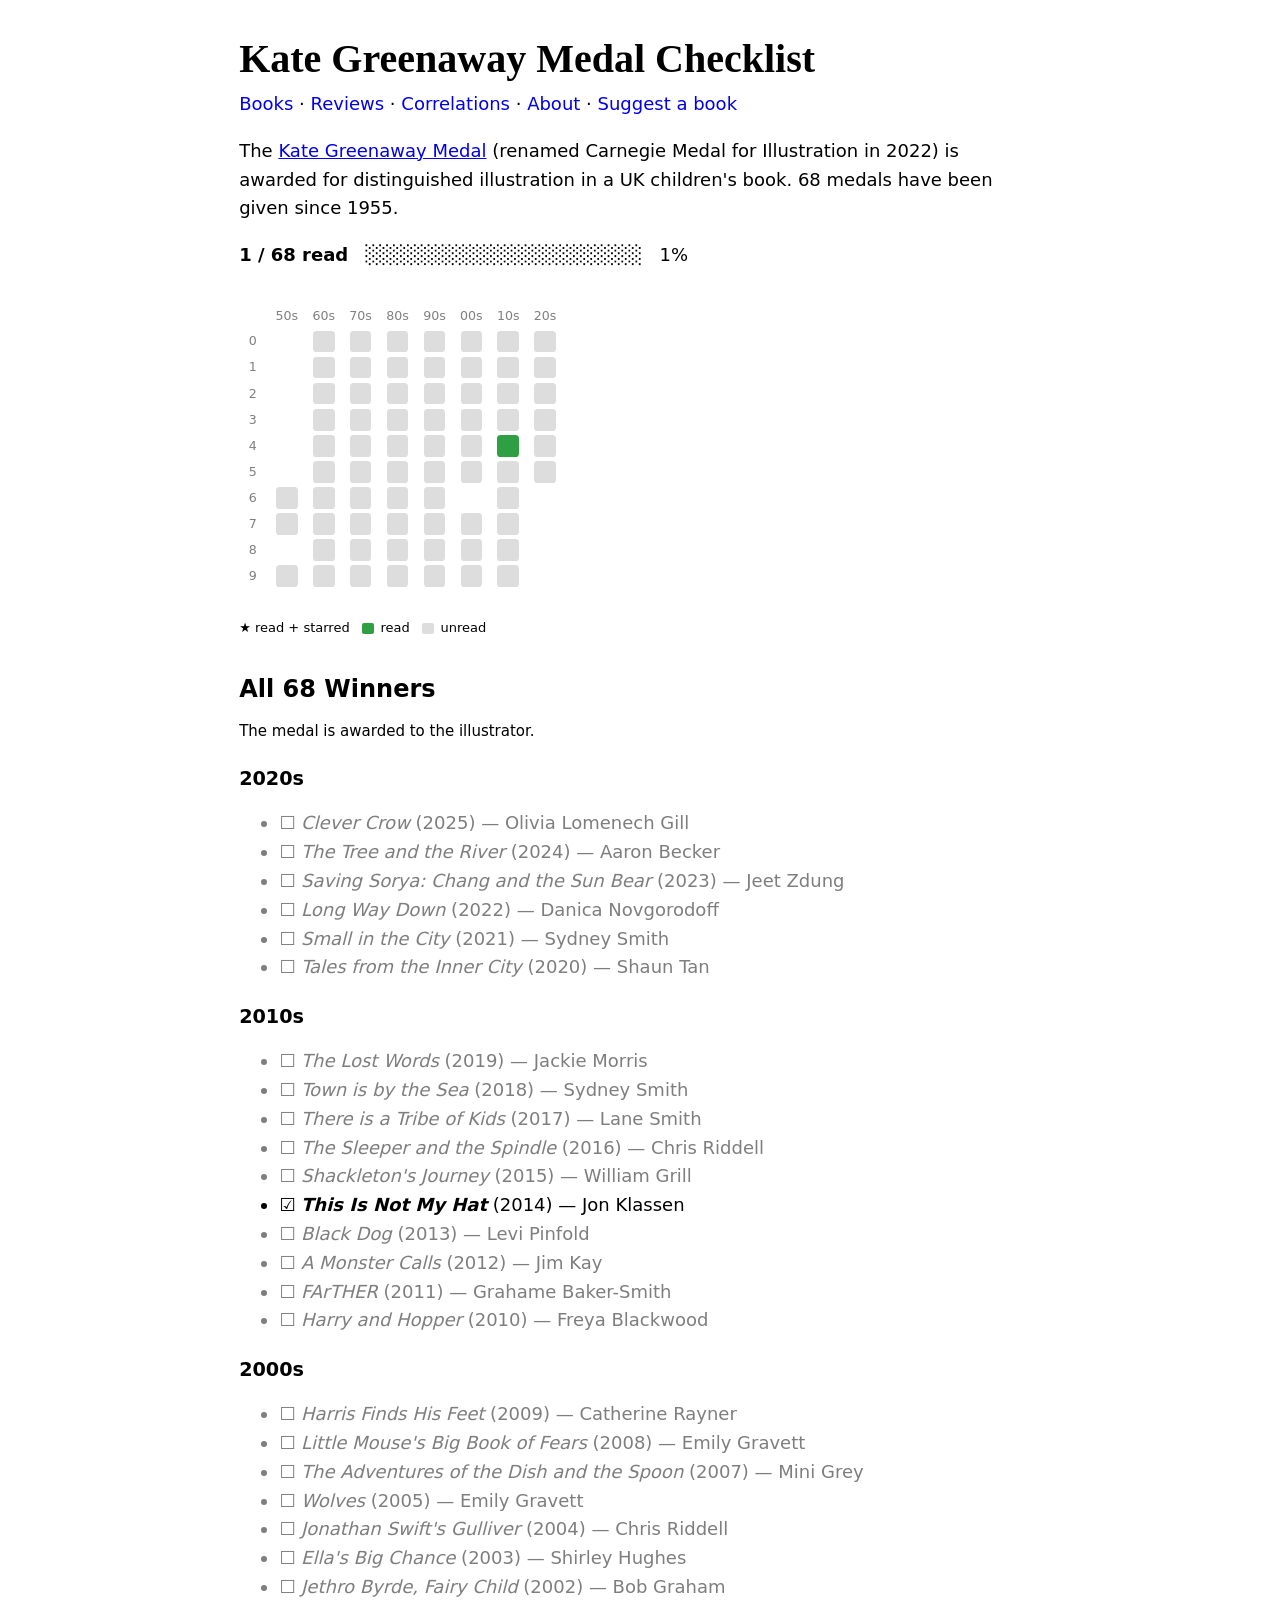
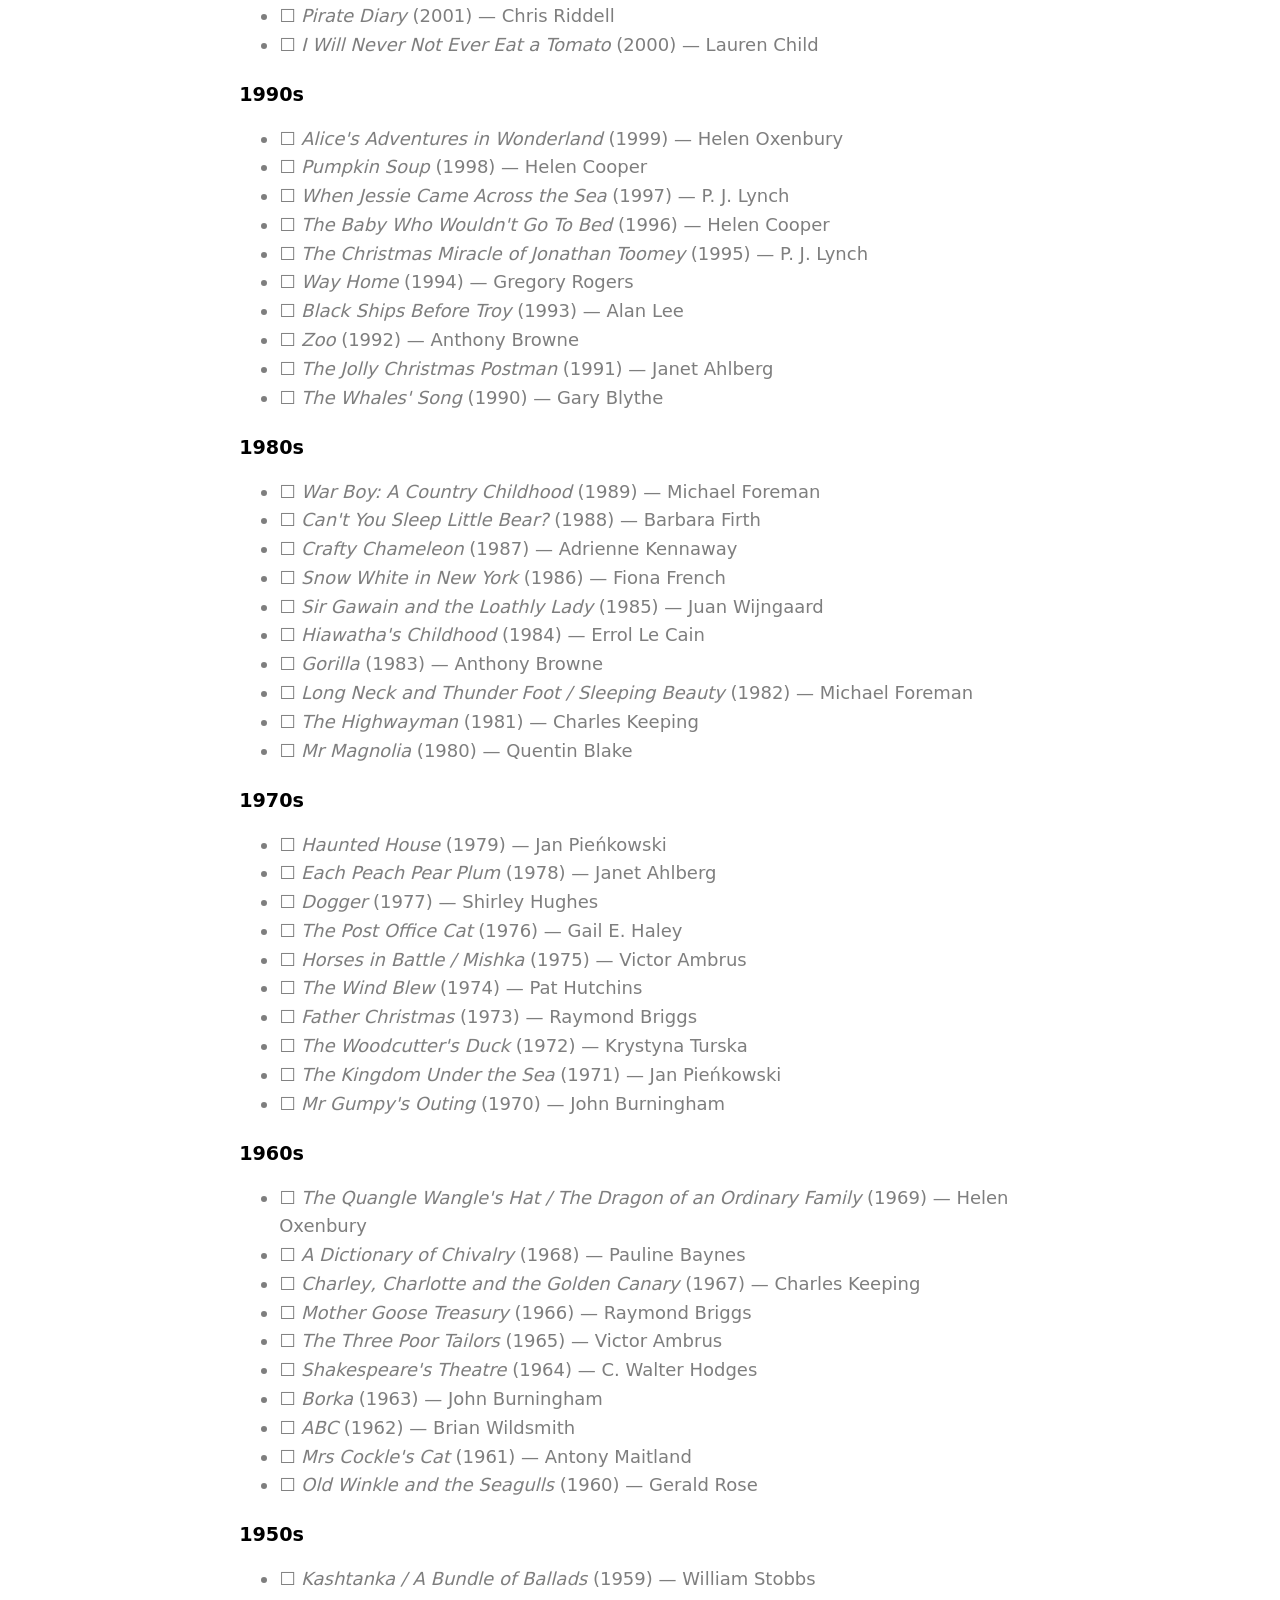
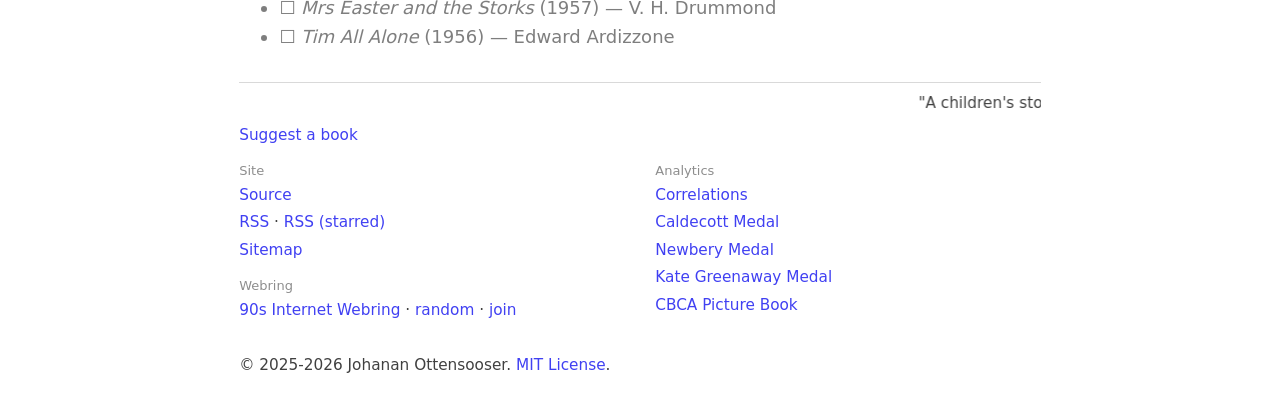
<file: greenaway.html>
<!DOCTYPE html>
<html lang="en">
<head>
  <meta charset="utf-8">
  <meta name="viewport" content="width=device-width, initial-scale=1">
  <meta name="color-scheme" content="dark light">
  <meta name="description" content="Tracking progress through Kate Greenaway Medal winners (1956–2025). A visual checklist for Books for Indigo.">
  <link rel="canonical" href="https://readingstori.es/greenaway.html">
  <meta property="og:title" content="Kate Greenaway Medal Checklist — Books for Indigo">
  <meta property="og:description" content="Tracking progress through Kate Greenaway Medal winners (1956–2025). A visual checklist for Books for Indigo.">
  <meta property="og:type" content="website">
  <meta property="og:url" content="https://readingstori.es/greenaway.html">
  <link rel="icon" href="data:image/svg+xml,<svg xmlns='http://www.w3.org/2000/svg' viewBox='0 0 100 100'><text y='.9em' font-size='90'>🏅</text></svg>">
  <link rel="stylesheet" href="styles.css">
  <title>Kate Greenaway Medal Checklist — Books for Indigo</title>
  <style>
    .grid { grid-template-columns: 1.5em repeat(8, 1.8em); }
  </style>
</head>
<body>
  <header>
    <h1>Kate Greenaway Medal Checklist</h1>
  </header>
  <nav>
    <p><a href="index.html">Books</a> · <a href="starred.html">Reviews</a> · <a href="correlations.html">Correlations</a> · <a href="about.html">About</a> · <a href="https://github.com/oatsandsugar/books-for-indigo/issues/new">Suggest a book</a></p>
  </nav>
  <main>
  <p>The <a href="https://carnegies.co.uk/">Kate Greenaway Medal</a> (renamed Carnegie Medal for Illustration in 2022) is awarded for distinguished illustration in a UK children's book. 68 medals have been given since 1955.</p>
  <p id="progress"><strong>Loading...</strong></p>
  <noscript><p><small><em>JavaScript is needed to show read/starred status from the <a href="index.html">book list</a>.</em></small></p></noscript>

  <div class="grid" role="img" aria-label="Kate Greenaway Medal reading progress grid, organized by decade">
    <!-- Header row -->
    <span></span>
    <span class="label">50s</span>
    <span class="label">60s</span>
    <span class="label">70s</span>
    <span class="label">80s</span>
    <span class="label">90s</span>
    <span class="label">00s</span>
    <span class="label">10s</span>
    <span class="label">20s</span>

    <!-- Row 0 -->
    <span class="label">0</span>
    <span class="cell empty"></span>
    <span class="cell unread" data-year="1960" title="1960 · Old Winkle and the Seagulls · Gerald Rose"></span>
    <span class="cell unread" data-year="1970" title="1970 · Mr Gumpy's Outing · John Burningham"></span>
    <span class="cell unread" data-year="1980" title="1980 · Mr Magnolia · Quentin Blake"></span>
    <span class="cell unread" data-year="1990" title="1990 · The Whales' Song · Gary Blythe"></span>
    <span class="cell unread" data-year="2000" title="2000 · I Will Never Not Ever Eat a Tomato · Lauren Child"></span>
    <span class="cell unread" data-year="2010" title="2010 · Harry and Hopper · Freya Blackwood"></span>
    <span class="cell unread" data-year="2020" title="2020 · Tales from the Inner City · Shaun Tan"></span>

    <!-- Row 1 -->
    <span class="label">1</span>
    <span class="cell empty"></span>
    <span class="cell unread" data-year="1961" title="1961 · Mrs Cockle's Cat · Antony Maitland"></span>
    <span class="cell unread" data-year="1971" title="1971 · The Kingdom Under the Sea · Jan Pieńkowski"></span>
    <span class="cell unread" data-year="1981" title="1981 · The Highwayman · Charles Keeping"></span>
    <span class="cell unread" data-year="1991" title="1991 · The Jolly Christmas Postman · Janet Ahlberg"></span>
    <span class="cell unread" data-year="2001" title="2001 · Pirate Diary · Chris Riddell"></span>
    <span class="cell unread" data-year="2011" title="2011 · FArTHER · Grahame Baker-Smith"></span>
    <span class="cell unread" data-year="2021" title="2021 · Small in the City · Sydney Smith"></span>

    <!-- Row 2 -->
    <span class="label">2</span>
    <span class="cell empty"></span>
    <span class="cell unread" data-year="1962" title="1962 · ABC · Brian Wildsmith"></span>
    <span class="cell unread" data-year="1972" title="1972 · The Woodcutter's Duck · Krystyna Turska"></span>
    <span class="cell unread" data-year="1982" title="1982 · Long Neck and Thunder Foot / Sleeping Beauty · Michael Foreman"></span>
    <span class="cell unread" data-year="1992" title="1992 · Zoo · Anthony Browne"></span>
    <span class="cell unread" data-year="2002" title="2002 · Jethro Byrde, Fairy Child · Bob Graham"></span>
    <span class="cell unread" data-year="2012" title="2012 · A Monster Calls · Jim Kay"></span>
    <span class="cell unread" data-year="2022" title="2022 · Long Way Down · Danica Novgorodoff"></span>

    <!-- Row 3 -->
    <span class="label">3</span>
    <span class="cell empty"></span>
    <span class="cell unread" data-year="1963" title="1963 · Borka · John Burningham"></span>
    <span class="cell unread" data-year="1973" title="1973 · Father Christmas · Raymond Briggs"></span>
    <span class="cell unread" data-year="1983" title="1983 · Gorilla · Anthony Browne"></span>
    <span class="cell unread" data-year="1993" title="1993 · Black Ships Before Troy · Alan Lee"></span>
    <span class="cell unread" data-year="2003" title="2003 · Ella's Big Chance · Shirley Hughes"></span>
    <span class="cell unread" data-year="2013" title="2013 · Black Dog · Levi Pinfold"></span>
    <span class="cell unread" data-year="2023" title="2023 · Saving Sorya: Chang and the Sun Bear · Jeet Zdung"></span>

    <!-- Row 4 -->
    <span class="label">4</span>
    <span class="cell empty"></span>
    <span class="cell unread" data-year="1964" title="1964 · Shakespeare's Theatre · C. Walter Hodges"></span>
    <span class="cell unread" data-year="1974" title="1974 · The Wind Blew · Pat Hutchins"></span>
    <span class="cell unread" data-year="1984" title="1984 · Hiawatha's Childhood · Errol Le Cain"></span>
    <span class="cell unread" data-year="1994" title="1994 · Way Home · Gregory Rogers"></span>
    <span class="cell unread" data-year="2004" title="2004 · Jonathan Swift's Gulliver · Chris Riddell"></span>
    <span class="cell unread" data-year="2014" title="2014 · This Is Not My Hat · Jon Klassen"></span>
    <span class="cell unread" data-year="2024" title="2024 · The Tree and the River · Aaron Becker"></span>

    <!-- Row 5 -->
    <span class="label">5</span>
    <span class="cell empty"></span>
    <span class="cell unread" data-year="1965" title="1965 · The Three Poor Tailors · Victor Ambrus"></span>
    <span class="cell unread" data-year="1975" title="1975 · Horses in Battle / Mishka · Victor Ambrus"></span>
    <span class="cell unread" data-year="1985" title="1985 · Sir Gawain and the Loathly Lady · Juan Wijngaard"></span>
    <span class="cell unread" data-year="1995" title="1995 · The Christmas Miracle of Jonathan Toomey · P. J. Lynch"></span>
    <span class="cell unread" data-year="2005" title="2005 · Wolves · Emily Gravett"></span>
    <span class="cell unread" data-year="2015" title="2015 · Shackleton's Journey · William Grill"></span>
    <span class="cell unread" data-year="2025" title="2025 · Clever Crow · Olivia Lomenech Gill"></span>

    <!-- Row 6 -->
    <span class="label">6</span>
    <span class="cell unread" data-year="1956" title="1956 · Tim All Alone · Edward Ardizzone"></span>
    <span class="cell unread" data-year="1966" title="1966 · Mother Goose Treasury · Raymond Briggs"></span>
    <span class="cell unread" data-year="1976" title="1976 · The Post Office Cat · Gail E. Haley"></span>
    <span class="cell unread" data-year="1986" title="1986 · Snow White in New York · Fiona French"></span>
    <span class="cell unread" data-year="1996" title="1996 · The Baby Who Wouldn't Go To Bed · Helen Cooper"></span>
    <span class="cell empty"></span>
    <span class="cell unread" data-year="2016" title="2016 · The Sleeper and the Spindle · Chris Riddell"></span>
    <span class="cell empty"></span>

    <!-- Row 7 -->
    <span class="label">7</span>
    <span class="cell unread" data-year="1957" title="1957 · Mrs Easter and the Storks · V. H. Drummond"></span>
    <span class="cell unread" data-year="1967" title="1967 · Charley, Charlotte and the Golden Canary · Charles Keeping"></span>
    <span class="cell unread" data-year="1977" title="1977 · Dogger · Shirley Hughes"></span>
    <span class="cell unread" data-year="1987" title="1987 · Crafty Chameleon · Adrienne Kennaway"></span>
    <span class="cell unread" data-year="1997" title="1997 · When Jessie Came Across the Sea · P. J. Lynch"></span>
    <span class="cell unread" data-year="2007" title="2007 · The Adventures of the Dish and the Spoon · Mini Grey"></span>
    <span class="cell unread" data-year="2017" title="2017 · There is a Tribe of Kids · Lane Smith"></span>
    <span class="cell empty"></span>

    <!-- Row 8 -->
    <span class="label">8</span>
    <span class="cell empty"></span>
    <span class="cell unread" data-year="1968" title="1968 · A Dictionary of Chivalry · Pauline Baynes"></span>
    <span class="cell unread" data-year="1978" title="1978 · Each Peach Pear Plum · Janet Ahlberg"></span>
    <span class="cell unread" data-year="1988" title="1988 · Can't You Sleep Little Bear? · Barbara Firth"></span>
    <span class="cell unread" data-year="1998" title="1998 · Pumpkin Soup · Helen Cooper"></span>
    <span class="cell unread" data-year="2008" title="2008 · Little Mouse's Big Book of Fears · Emily Gravett"></span>
    <span class="cell unread" data-year="2018" title="2018 · Town is by the Sea · Sydney Smith"></span>
    <span class="cell empty"></span>

    <!-- Row 9 -->
    <span class="label">9</span>
    <span class="cell unread" data-year="1959" title="1959 · Kashtanka / A Bundle of Ballads · William Stobbs"></span>
    <span class="cell unread" data-year="1969" title="1969 · The Quangle Wangle's Hat / The Dragon of an Ordinary Family · Helen Oxenbury"></span>
    <span class="cell unread" data-year="1979" title="1979 · Haunted House · Jan Pieńkowski"></span>
    <span class="cell unread" data-year="1989" title="1989 · War Boy: A Country Childhood · Michael Foreman"></span>
    <span class="cell unread" data-year="1999" title="1999 · Alice's Adventures in Wonderland · Helen Oxenbury"></span>
    <span class="cell unread" data-year="2009" title="2009 · Harris Finds His Feet · Catherine Rayner"></span>
    <span class="cell unread" data-year="2019" title="2019 · The Lost Words · Jackie Morris"></span>
    <span class="cell empty"></span>
  </div>

  <p class="legend">
    ★ read + starred &nbsp;
    <span class="swatch read"></span> read &nbsp;
    <span class="swatch unread"></span> unread
  </p>

  <h2>All 68 Winners</h2>
  <p><small>The medal is awarded to the illustrator.</small></p>

  <h3>2020s</h3>
  <ul>
    <li class="list-unread" data-year="2025"><span class="cb">☐</span> <cite>Clever Crow</cite> (2025) — Olivia Lomenech Gill<span class="star"></span></li>
    <li class="list-unread" data-year="2024"><span class="cb">☐</span> <cite>The Tree and the River</cite> (2024) — Aaron Becker<span class="star"></span></li>
    <li class="list-unread" data-year="2023"><span class="cb">☐</span> <cite>Saving Sorya: Chang and the Sun Bear</cite> (2023) — Jeet Zdung<span class="star"></span></li>
    <li class="list-unread" data-year="2022"><span class="cb">☐</span> <cite>Long Way Down</cite> (2022) — Danica Novgorodoff<span class="star"></span></li>
    <li class="list-unread" data-year="2021"><span class="cb">☐</span> <cite>Small in the City</cite> (2021) — Sydney Smith<span class="star"></span></li>
    <li class="list-unread" data-year="2020"><span class="cb">☐</span> <cite>Tales from the Inner City</cite> (2020) — Shaun Tan<span class="star"></span></li>
  </ul>

  <h3>2010s</h3>
  <ul>
    <li class="list-unread" data-year="2019"><span class="cb">☐</span> <cite>The Lost Words</cite> (2019) — Jackie Morris<span class="star"></span></li>
    <li class="list-unread" data-year="2018"><span class="cb">☐</span> <cite>Town is by the Sea</cite> (2018) — Sydney Smith<span class="star"></span></li>
    <li class="list-unread" data-year="2017"><span class="cb">☐</span> <cite>There is a Tribe of Kids</cite> (2017) — Lane Smith<span class="star"></span></li>
    <li class="list-unread" data-year="2016"><span class="cb">☐</span> <cite>The Sleeper and the Spindle</cite> (2016) — Chris Riddell<span class="star"></span></li>
    <li class="list-unread" data-year="2015"><span class="cb">☐</span> <cite>Shackleton's Journey</cite> (2015) — William Grill<span class="star"></span></li>
    <li class="list-unread" data-year="2014"><span class="cb">☐</span> <cite>This Is Not My Hat</cite> (2014) — Jon Klassen<span class="star"></span></li>
    <li class="list-unread" data-year="2013"><span class="cb">☐</span> <cite>Black Dog</cite> (2013) — Levi Pinfold<span class="star"></span></li>
    <li class="list-unread" data-year="2012"><span class="cb">☐</span> <cite>A Monster Calls</cite> (2012) — Jim Kay<span class="star"></span></li>
    <li class="list-unread" data-year="2011"><span class="cb">☐</span> <cite>FArTHER</cite> (2011) — Grahame Baker-Smith<span class="star"></span></li>
    <li class="list-unread" data-year="2010"><span class="cb">☐</span> <cite>Harry and Hopper</cite> (2010) — Freya Blackwood<span class="star"></span></li>
  </ul>

  <h3>2000s</h3>
  <ul>
    <li class="list-unread" data-year="2009"><span class="cb">☐</span> <cite>Harris Finds His Feet</cite> (2009) — Catherine Rayner<span class="star"></span></li>
    <li class="list-unread" data-year="2008"><span class="cb">☐</span> <cite>Little Mouse's Big Book of Fears</cite> (2008) — Emily Gravett<span class="star"></span></li>
    <li class="list-unread" data-year="2007"><span class="cb">☐</span> <cite>The Adventures of the Dish and the Spoon</cite> (2007) — Mini Grey<span class="star"></span></li>
    <li class="list-unread" data-year="2005"><span class="cb">☐</span> <cite>Wolves</cite> (2005) — Emily Gravett<span class="star"></span></li>
    <li class="list-unread" data-year="2004"><span class="cb">☐</span> <cite>Jonathan Swift's Gulliver</cite> (2004) — Chris Riddell<span class="star"></span></li>
    <li class="list-unread" data-year="2003"><span class="cb">☐</span> <cite>Ella's Big Chance</cite> (2003) — Shirley Hughes<span class="star"></span></li>
    <li class="list-unread" data-year="2002"><span class="cb">☐</span> <cite>Jethro Byrde, Fairy Child</cite> (2002) — Bob Graham<span class="star"></span></li>
    <li class="list-unread" data-year="2001"><span class="cb">☐</span> <cite>Pirate Diary</cite> (2001) — Chris Riddell<span class="star"></span></li>
    <li class="list-unread" data-year="2000"><span class="cb">☐</span> <cite>I Will Never Not Ever Eat a Tomato</cite> (2000) — Lauren Child<span class="star"></span></li>
  </ul>

  <h3>1990s</h3>
  <ul>
    <li class="list-unread" data-year="1999"><span class="cb">☐</span> <cite>Alice's Adventures in Wonderland</cite> (1999) — Helen Oxenbury<span class="star"></span></li>
    <li class="list-unread" data-year="1998"><span class="cb">☐</span> <cite>Pumpkin Soup</cite> (1998) — Helen Cooper<span class="star"></span></li>
    <li class="list-unread" data-year="1997"><span class="cb">☐</span> <cite>When Jessie Came Across the Sea</cite> (1997) — P. J. Lynch<span class="star"></span></li>
    <li class="list-unread" data-year="1996"><span class="cb">☐</span> <cite>The Baby Who Wouldn't Go To Bed</cite> (1996) — Helen Cooper<span class="star"></span></li>
    <li class="list-unread" data-year="1995"><span class="cb">☐</span> <cite>The Christmas Miracle of Jonathan Toomey</cite> (1995) — P. J. Lynch<span class="star"></span></li>
    <li class="list-unread" data-year="1994"><span class="cb">☐</span> <cite>Way Home</cite> (1994) — Gregory Rogers<span class="star"></span></li>
    <li class="list-unread" data-year="1993"><span class="cb">☐</span> <cite>Black Ships Before Troy</cite> (1993) — Alan Lee<span class="star"></span></li>
    <li class="list-unread" data-year="1992"><span class="cb">☐</span> <cite>Zoo</cite> (1992) — Anthony Browne<span class="star"></span></li>
    <li class="list-unread" data-year="1991"><span class="cb">☐</span> <cite>The Jolly Christmas Postman</cite> (1991) — Janet Ahlberg<span class="star"></span></li>
    <li class="list-unread" data-year="1990"><span class="cb">☐</span> <cite>The Whales' Song</cite> (1990) — Gary Blythe<span class="star"></span></li>
  </ul>

  <h3>1980s</h3>
  <ul>
    <li class="list-unread" data-year="1989"><span class="cb">☐</span> <cite>War Boy: A Country Childhood</cite> (1989) — Michael Foreman<span class="star"></span></li>
    <li class="list-unread" data-year="1988"><span class="cb">☐</span> <cite>Can't You Sleep Little Bear?</cite> (1988) — Barbara Firth<span class="star"></span></li>
    <li class="list-unread" data-year="1987"><span class="cb">☐</span> <cite>Crafty Chameleon</cite> (1987) — Adrienne Kennaway<span class="star"></span></li>
    <li class="list-unread" data-year="1986"><span class="cb">☐</span> <cite>Snow White in New York</cite> (1986) — Fiona French<span class="star"></span></li>
    <li class="list-unread" data-year="1985"><span class="cb">☐</span> <cite>Sir Gawain and the Loathly Lady</cite> (1985) — Juan Wijngaard<span class="star"></span></li>
    <li class="list-unread" data-year="1984"><span class="cb">☐</span> <cite>Hiawatha's Childhood</cite> (1984) — Errol Le Cain<span class="star"></span></li>
    <li class="list-unread" data-year="1983"><span class="cb">☐</span> <cite>Gorilla</cite> (1983) — Anthony Browne<span class="star"></span></li>
    <li class="list-unread" data-year="1982"><span class="cb">☐</span> <cite>Long Neck and Thunder Foot / Sleeping Beauty</cite> (1982) — Michael Foreman<span class="star"></span></li>
    <li class="list-unread" data-year="1981"><span class="cb">☐</span> <cite>The Highwayman</cite> (1981) — Charles Keeping<span class="star"></span></li>
    <li class="list-unread" data-year="1980"><span class="cb">☐</span> <cite>Mr Magnolia</cite> (1980) — Quentin Blake<span class="star"></span></li>
  </ul>

  <h3>1970s</h3>
  <ul>
    <li class="list-unread" data-year="1979"><span class="cb">☐</span> <cite>Haunted House</cite> (1979) — Jan Pieńkowski<span class="star"></span></li>
    <li class="list-unread" data-year="1978"><span class="cb">☐</span> <cite>Each Peach Pear Plum</cite> (1978) — Janet Ahlberg<span class="star"></span></li>
    <li class="list-unread" data-year="1977"><span class="cb">☐</span> <cite>Dogger</cite> (1977) — Shirley Hughes<span class="star"></span></li>
    <li class="list-unread" data-year="1976"><span class="cb">☐</span> <cite>The Post Office Cat</cite> (1976) — Gail E. Haley<span class="star"></span></li>
    <li class="list-unread" data-year="1975"><span class="cb">☐</span> <cite>Horses in Battle / Mishka</cite> (1975) — Victor Ambrus<span class="star"></span></li>
    <li class="list-unread" data-year="1974"><span class="cb">☐</span> <cite>The Wind Blew</cite> (1974) — Pat Hutchins<span class="star"></span></li>
    <li class="list-unread" data-year="1973"><span class="cb">☐</span> <cite>Father Christmas</cite> (1973) — Raymond Briggs<span class="star"></span></li>
    <li class="list-unread" data-year="1972"><span class="cb">☐</span> <cite>The Woodcutter's Duck</cite> (1972) — Krystyna Turska<span class="star"></span></li>
    <li class="list-unread" data-year="1971"><span class="cb">☐</span> <cite>The Kingdom Under the Sea</cite> (1971) — Jan Pieńkowski<span class="star"></span></li>
    <li class="list-unread" data-year="1970"><span class="cb">☐</span> <cite>Mr Gumpy's Outing</cite> (1970) — John Burningham<span class="star"></span></li>
  </ul>

  <h3>1960s</h3>
  <ul>
    <li class="list-unread" data-year="1969"><span class="cb">☐</span> <cite>The Quangle Wangle's Hat / The Dragon of an Ordinary Family</cite> (1969) — Helen Oxenbury<span class="star"></span></li>
    <li class="list-unread" data-year="1968"><span class="cb">☐</span> <cite>A Dictionary of Chivalry</cite> (1968) — Pauline Baynes<span class="star"></span></li>
    <li class="list-unread" data-year="1967"><span class="cb">☐</span> <cite>Charley, Charlotte and the Golden Canary</cite> (1967) — Charles Keeping<span class="star"></span></li>
    <li class="list-unread" data-year="1966"><span class="cb">☐</span> <cite>Mother Goose Treasury</cite> (1966) — Raymond Briggs<span class="star"></span></li>
    <li class="list-unread" data-year="1965"><span class="cb">☐</span> <cite>The Three Poor Tailors</cite> (1965) — Victor Ambrus<span class="star"></span></li>
    <li class="list-unread" data-year="1964"><span class="cb">☐</span> <cite>Shakespeare's Theatre</cite> (1964) — C. Walter Hodges<span class="star"></span></li>
    <li class="list-unread" data-year="1963"><span class="cb">☐</span> <cite>Borka</cite> (1963) — John Burningham<span class="star"></span></li>
    <li class="list-unread" data-year="1962"><span class="cb">☐</span> <cite>ABC</cite> (1962) — Brian Wildsmith<span class="star"></span></li>
    <li class="list-unread" data-year="1961"><span class="cb">☐</span> <cite>Mrs Cockle's Cat</cite> (1961) — Antony Maitland<span class="star"></span></li>
    <li class="list-unread" data-year="1960"><span class="cb">☐</span> <cite>Old Winkle and the Seagulls</cite> (1960) — Gerald Rose<span class="star"></span></li>
  </ul>

  <h3>1950s</h3>
  <ul>
    <li class="list-unread" data-year="1959"><span class="cb">☐</span> <cite>Kashtanka / A Bundle of Ballads</cite> (1959) — William Stobbs<span class="star"></span></li>
    <li class="list-unread" data-year="1957"><span class="cb">☐</span> <cite>Mrs Easter and the Storks</cite> (1957) — V. H. Drummond<span class="star"></span></li>
    <li class="list-unread" data-year="1956"><span class="cb">☐</span> <cite>Tim All Alone</cite> (1956) — Edward Ardizzone<span class="star"></span></li>
  </ul>

  </main>
  <footer>
  <hr>
  <marquee>"A children's story that can only be enjoyed by children is not a good children's story in the slightest." -- C.S. Lewis, <cite>On Three Ways of Writing for Children</cite> (1952)</marquee>
  <p><a href="https://github.com/oatsandsugar/books-for-indigo/issues/new">Suggest a book</a></p>
  <div class="footer-columns">
    <div>
      <h3>Site</h3>
      <ul>
        <li><a href="https://github.com/oatsandsugar/books-for-indigo">Source</a></li>
        <li><a href="feed.xml">RSS</a> · <a href="starred.xml">RSS (starred)</a></li>
        <li><a href="sitemap.xml">Sitemap</a></li>
      </ul>
      <h3>Webring</h3>
      <ul>
        <li><a href="https://90s-internet.com">90s Internet Webring</a> · <a href="https://90s-internet.com/#random">random</a> · <a href="https://github.com/oatsandsugar/90s-internet/issues/new?title=Join%20the%20webring&amp;labels=join">join</a></li>
      </ul>
    </div>
    <div>
      <h3>Analytics</h3>
      <ul>
        <li><a href="correlations.html">Correlations</a></li>
        <li><a href="caldecott.html">Caldecott Medal</a></li>
        <li><a href="newbery.html">Newbery Medal</a></li>
        <li><a href="greenaway.html">Kate Greenaway Medal</a></li>
        <li><a href="cbca.html">CBCA Picture Book</a></li>
      </ul>
    </div>
  </div>
  <p class="footer-copyright">© 2025-2026 Johanan Ottensooser. <a href="https://github.com/oatsandsugar/books-for-indigo/blob/main/LICENSE">MIT License</a>.</p>
  </footer>

  <script>
    fetch('index.html')
      .then(function(r) { return r.text(); })
      .then(function(html) {
        var doc = new DOMParser().parseFromString(html, 'text/html');
        var read = {};
        doc.querySelectorAll('[data-greenaway-medal]').forEach(function(el) {
          read[el.getAttribute('data-greenaway-medal')] = el.hasAttribute('data-starred');
        });

        var count = 0;
        var total = document.querySelectorAll('li[data-year]').length;

        document.querySelectorAll('.cell[data-year]').forEach(function(cell) {
          var y = cell.dataset.year;
          if (y in read) {
            cell.classList.remove('unread');
            if (read[y]) {
              cell.classList.add('starred');
              cell.textContent = '\u2605';
            } else {
              cell.classList.add('read');
            }
          }
        });

        document.querySelectorAll('li[data-year]').forEach(function(li) {
          var y = li.dataset.year;
          if (y in read) {
            count++;
            li.classList.remove('list-unread');
            li.classList.add('list-read');
            li.querySelector('.cb').textContent = '\u2611';
            if (read[y]) {
              li.querySelector('.star').textContent = ' \u2B50';
            }
          }
        });

        var pct = Math.round(count / total * 100);
        var filled = Math.round(count / total * 20);
        var bar = '\u2588'.repeat(filled) + '\u2591'.repeat(20 - filled);
        document.getElementById('progress').innerHTML =
          '<strong>' + count + ' / ' + total + ' read</strong> &nbsp; ' + bar + ' &nbsp; ' + pct + '%';
      });
  </script>
</body>
</html>
</file>
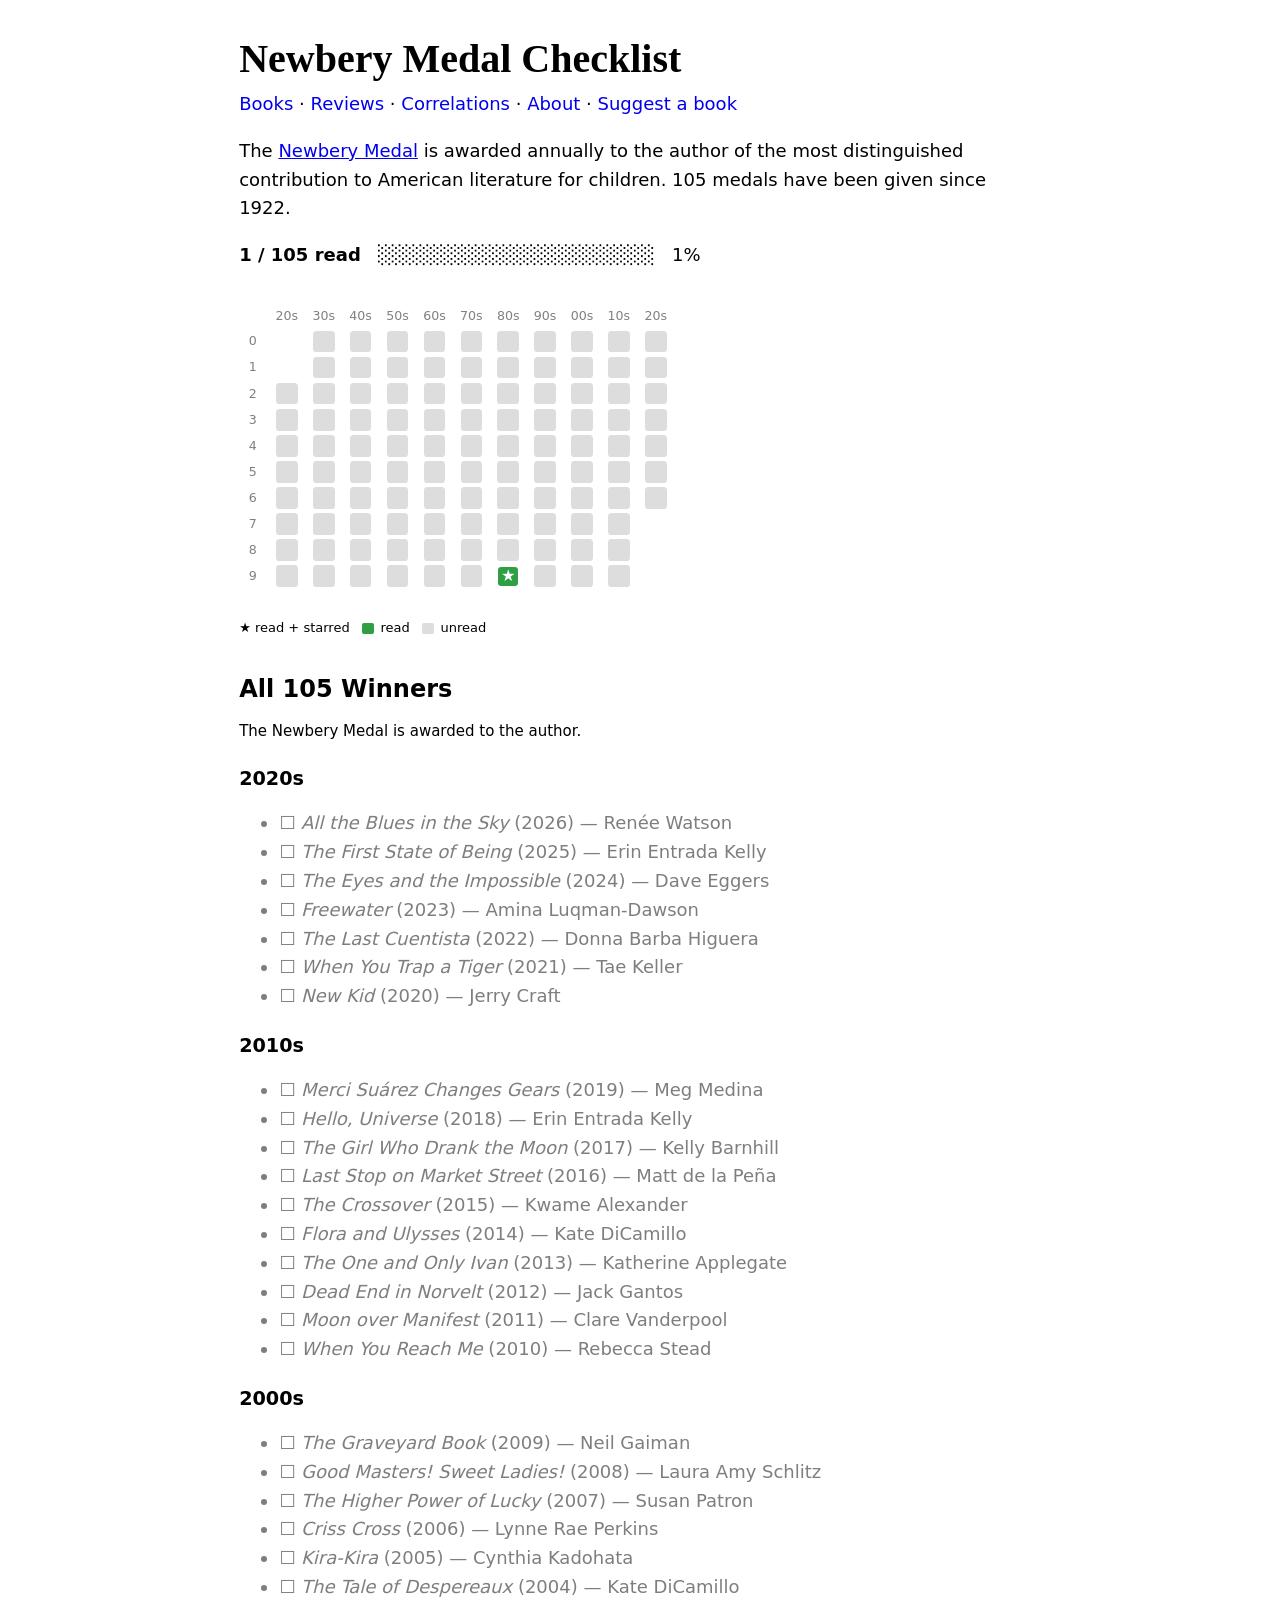
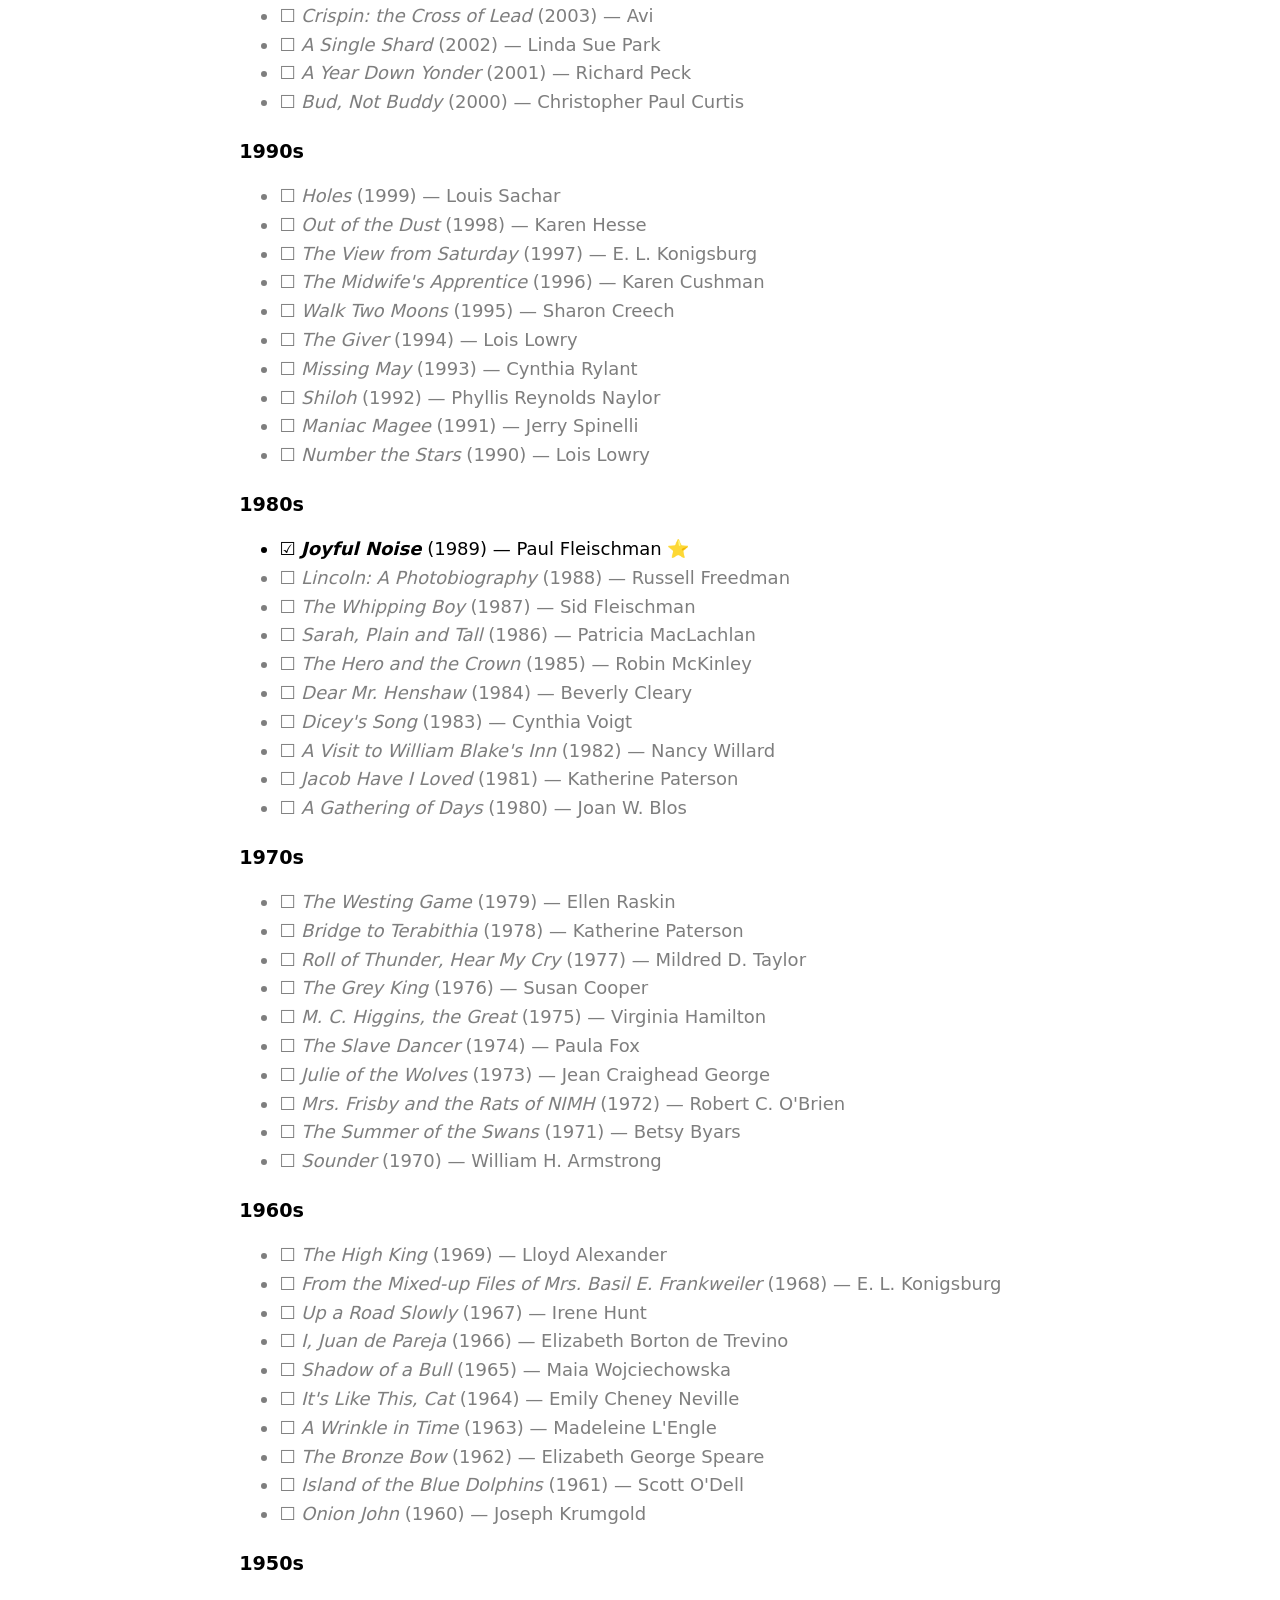
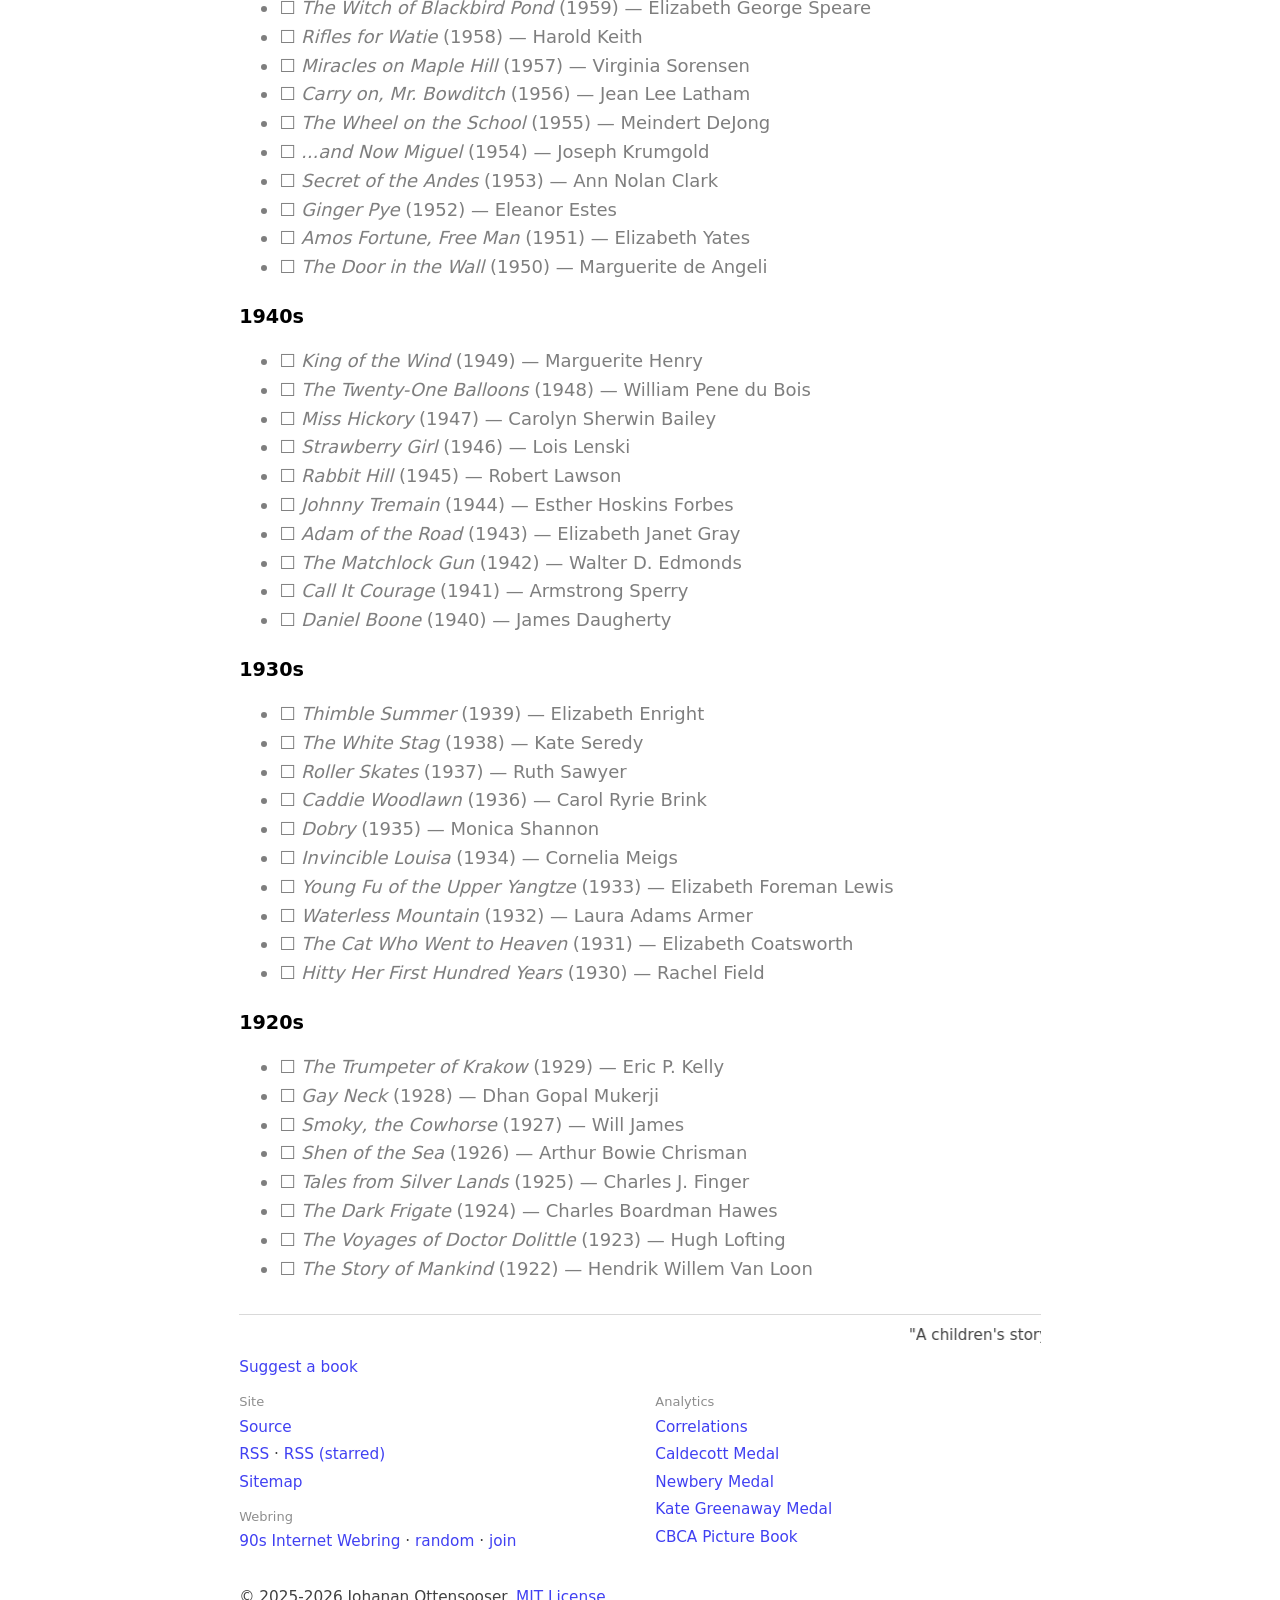
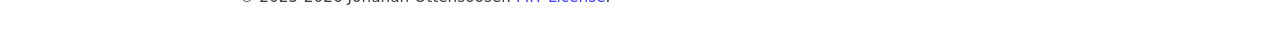
<file: newbery.html>
<!DOCTYPE html>
<html lang="en">
<head>
  <meta charset="utf-8">
  <meta name="viewport" content="width=device-width, initial-scale=1">
  <meta name="color-scheme" content="dark light">
  <meta name="description" content="Tracking progress through all 105 Newbery Medal winners (1922–2026). A visual checklist for Books for Indigo.">
  <link rel="canonical" href="https://readingstori.es/newbery.html">
  <meta property="og:title" content="Newbery Medal Checklist — Books for Indigo">
  <meta property="og:description" content="Tracking progress through all 105 Newbery Medal winners (1922–2026). A visual checklist for Books for Indigo.">
  <meta property="og:type" content="website">
  <meta property="og:url" content="https://readingstori.es/newbery.html">
  <link rel="icon" href="data:image/svg+xml,<svg xmlns='http://www.w3.org/2000/svg' viewBox='0 0 100 100'><text y='.9em' font-size='90'>🏅</text></svg>">
  <link rel="stylesheet" href="styles.css">
  <title>Newbery Medal Checklist — Books for Indigo</title>
  <style>
    .grid { grid-template-columns: 1.5em repeat(11, 1.8em); }
  </style>
</head>
<body>
  <header>
    <h1>Newbery Medal Checklist</h1>
  </header>
  <nav>
    <p><a href="index.html">Books</a> · <a href="starred.html">Reviews</a> · <a href="correlations.html">Correlations</a> · <a href="about.html">About</a> · <a href="https://github.com/oatsandsugar/books-for-indigo/issues/new">Suggest a book</a></p>
  </nav>
  <main>
  <p>The <a href="https://www.ala.org/alsc/awardsgrants/bookmedia/newbery">Newbery Medal</a> is awarded annually to the author of the most distinguished contribution to American literature for children. 105 medals have been given since 1922.</p>
  <p id="progress"><strong>Loading...</strong></p>
  <noscript><p><small><em>JavaScript is needed to show read/starred status from the <a href="index.html">book list</a>.</em></small></p></noscript>

  <!-- GitHub-style contribution grid -->
  <div class="grid" role="img" aria-label="Newbery Medal reading progress grid, organized by decade">
    <!-- Header row: decade labels -->
    <span></span>
    <span class="label">20s</span>
    <span class="label">30s</span>
    <span class="label">40s</span>
    <span class="label">50s</span>
    <span class="label">60s</span>
    <span class="label">70s</span>
    <span class="label">80s</span>
    <span class="label">90s</span>
    <span class="label">00s</span>
    <span class="label">10s</span>
    <span class="label">20s</span>

    <!-- Row 0 (years ending in 0) -->
    <span class="label">0</span>
    <span class="cell empty"></span>
    <span class="cell unread" data-year="1930" title="1930 · Hitty Her First Hundred Years · Rachel Field"></span>
    <span class="cell unread" data-year="1940" title="1940 · Daniel Boone · James Daugherty"></span>
    <span class="cell unread" data-year="1950" title="1950 · The Door in the Wall · Marguerite de Angeli"></span>
    <span class="cell unread" data-year="1960" title="1960 · Onion John · Joseph Krumgold"></span>
    <span class="cell unread" data-year="1970" title="1970 · Sounder · William H. Armstrong"></span>
    <span class="cell unread" data-year="1980" title="1980 · A Gathering of Days · Joan W. Blos"></span>
    <span class="cell unread" data-year="1990" title="1990 · Number the Stars · Lois Lowry"></span>
    <span class="cell unread" data-year="2000" title="2000 · Bud, Not Buddy · Christopher Paul Curtis"></span>
    <span class="cell unread" data-year="2010" title="2010 · When You Reach Me · Rebecca Stead"></span>
    <span class="cell unread" data-year="2020" title="2020 · New Kid · Jerry Craft"></span>

    <!-- Row 1 (years ending in 1) -->
    <span class="label">1</span>
    <span class="cell empty"></span>
    <span class="cell unread" data-year="1931" title="1931 · The Cat Who Went to Heaven · Elizabeth Coatsworth"></span>
    <span class="cell unread" data-year="1941" title="1941 · Call It Courage · Armstrong Sperry"></span>
    <span class="cell unread" data-year="1951" title="1951 · Amos Fortune, Free Man · Elizabeth Yates"></span>
    <span class="cell unread" data-year="1961" title="1961 · Island of the Blue Dolphins · Scott O'Dell"></span>
    <span class="cell unread" data-year="1971" title="1971 · The Summer of the Swans · Betsy Byars"></span>
    <span class="cell unread" data-year="1981" title="1981 · Jacob Have I Loved · Katherine Paterson"></span>
    <span class="cell unread" data-year="1991" title="1991 · Maniac Magee · Jerry Spinelli"></span>
    <span class="cell unread" data-year="2001" title="2001 · A Year Down Yonder · Richard Peck"></span>
    <span class="cell unread" data-year="2011" title="2011 · Moon over Manifest · Clare Vanderpool"></span>
    <span class="cell unread" data-year="2021" title="2021 · When You Trap a Tiger · Tae Keller"></span>

    <!-- Row 2 (years ending in 2) -->
    <span class="label">2</span>
    <span class="cell unread" data-year="1922" title="1922 · The Story of Mankind · Hendrik Willem Van Loon"></span>
    <span class="cell unread" data-year="1932" title="1932 · Waterless Mountain · Laura Adams Armer"></span>
    <span class="cell unread" data-year="1942" title="1942 · The Matchlock Gun · Walter D. Edmonds"></span>
    <span class="cell unread" data-year="1952" title="1952 · Ginger Pye · Eleanor Estes"></span>
    <span class="cell unread" data-year="1962" title="1962 · The Bronze Bow · Elizabeth George Speare"></span>
    <span class="cell unread" data-year="1972" title="1972 · Mrs. Frisby and the Rats of NIMH · Robert C. O'Brien"></span>
    <span class="cell unread" data-year="1982" title="1982 · A Visit to William Blake's Inn · Nancy Willard"></span>
    <span class="cell unread" data-year="1992" title="1992 · Shiloh · Phyllis Reynolds Naylor"></span>
    <span class="cell unread" data-year="2002" title="2002 · A Single Shard · Linda Sue Park"></span>
    <span class="cell unread" data-year="2012" title="2012 · Dead End in Norvelt · Jack Gantos"></span>
    <span class="cell unread" data-year="2022" title="2022 · The Last Cuentista · Donna Barba Higuera"></span>

    <!-- Row 3 (years ending in 3) -->
    <span class="label">3</span>
    <span class="cell unread" data-year="1923" title="1923 · The Voyages of Doctor Dolittle · Hugh Lofting"></span>
    <span class="cell unread" data-year="1933" title="1933 · Young Fu of the Upper Yangtze · Elizabeth Foreman Lewis"></span>
    <span class="cell unread" data-year="1943" title="1943 · Adam of the Road · Elizabeth Janet Gray"></span>
    <span class="cell unread" data-year="1953" title="1953 · Secret of the Andes · Ann Nolan Clark"></span>
    <span class="cell unread" data-year="1963" title="1963 · A Wrinkle in Time · Madeleine L'Engle"></span>
    <span class="cell unread" data-year="1973" title="1973 · Julie of the Wolves · Jean Craighead George"></span>
    <span class="cell unread" data-year="1983" title="1983 · Dicey's Song · Cynthia Voigt"></span>
    <span class="cell unread" data-year="1993" title="1993 · Missing May · Cynthia Rylant"></span>
    <span class="cell unread" data-year="2003" title="2003 · Crispin: the Cross of Lead · Avi"></span>
    <span class="cell unread" data-year="2013" title="2013 · The One and Only Ivan · Katherine Applegate"></span>
    <span class="cell unread" data-year="2023" title="2023 · Freewater · Amina Luqman-Dawson"></span>

    <!-- Row 4 (years ending in 4) -->
    <span class="label">4</span>
    <span class="cell unread" data-year="1924" title="1924 · The Dark Frigate · Charles Boardman Hawes"></span>
    <span class="cell unread" data-year="1934" title="1934 · Invincible Louisa · Cornelia Meigs"></span>
    <span class="cell unread" data-year="1944" title="1944 · Johnny Tremain · Esther Hoskins Forbes"></span>
    <span class="cell unread" data-year="1954" title="1954 · ...and Now Miguel · Joseph Krumgold"></span>
    <span class="cell unread" data-year="1964" title="1964 · It's Like This, Cat · Emily Cheney Neville"></span>
    <span class="cell unread" data-year="1974" title="1974 · The Slave Dancer · Paula Fox"></span>
    <span class="cell unread" data-year="1984" title="1984 · Dear Mr. Henshaw · Beverly Cleary"></span>
    <span class="cell unread" data-year="1994" title="1994 · The Giver · Lois Lowry"></span>
    <span class="cell unread" data-year="2004" title="2004 · The Tale of Despereaux · Kate DiCamillo"></span>
    <span class="cell unread" data-year="2014" title="2014 · Flora and Ulysses · Kate DiCamillo"></span>
    <span class="cell unread" data-year="2024" title="2024 · The Eyes and the Impossible · Dave Eggers"></span>

    <!-- Row 5 (years ending in 5) -->
    <span class="label">5</span>
    <span class="cell unread" data-year="1925" title="1925 · Tales from Silver Lands · Charles J. Finger"></span>
    <span class="cell unread" data-year="1935" title="1935 · Dobry · Monica Shannon"></span>
    <span class="cell unread" data-year="1945" title="1945 · Rabbit Hill · Robert Lawson"></span>
    <span class="cell unread" data-year="1955" title="1955 · The Wheel on the School · Meindert DeJong"></span>
    <span class="cell unread" data-year="1965" title="1965 · Shadow of a Bull · Maia Wojciechowska"></span>
    <span class="cell unread" data-year="1975" title="1975 · M. C. Higgins, the Great · Virginia Hamilton"></span>
    <span class="cell unread" data-year="1985" title="1985 · The Hero and the Crown · Robin McKinley"></span>
    <span class="cell unread" data-year="1995" title="1995 · Walk Two Moons · Sharon Creech"></span>
    <span class="cell unread" data-year="2005" title="2005 · Kira-Kira · Cynthia Kadohata"></span>
    <span class="cell unread" data-year="2015" title="2015 · The Crossover · Kwame Alexander"></span>
    <span class="cell unread" data-year="2025" title="2025 · The First State of Being · Erin Entrada Kelly"></span>

    <!-- Row 6 (years ending in 6) -->
    <span class="label">6</span>
    <span class="cell unread" data-year="1926" title="1926 · Shen of the Sea · Arthur Bowie Chrisman"></span>
    <span class="cell unread" data-year="1936" title="1936 · Caddie Woodlawn · Carol Ryrie Brink"></span>
    <span class="cell unread" data-year="1946" title="1946 · Strawberry Girl · Lois Lenski"></span>
    <span class="cell unread" data-year="1956" title="1956 · Carry on, Mr. Bowditch · Jean Lee Latham"></span>
    <span class="cell unread" data-year="1966" title="1966 · I, Juan de Pareja · Elizabeth Borton de Trevino"></span>
    <span class="cell unread" data-year="1976" title="1976 · The Grey King · Susan Cooper"></span>
    <span class="cell unread" data-year="1986" title="1986 · Sarah, Plain and Tall · Patricia MacLachlan"></span>
    <span class="cell unread" data-year="1996" title="1996 · The Midwife's Apprentice · Karen Cushman"></span>
    <span class="cell unread" data-year="2006" title="2006 · Criss Cross · Lynne Rae Perkins"></span>
    <span class="cell unread" data-year="2016" title="2016 · Last Stop on Market Street · Matt de la Peña"></span>
    <span class="cell unread" data-year="2026" title="2026 · All the Blues in the Sky · Renée Watson"></span>

    <!-- Row 7 (years ending in 7) -->
    <span class="label">7</span>
    <span class="cell unread" data-year="1927" title="1927 · Smoky, the Cowhorse · Will James"></span>
    <span class="cell unread" data-year="1937" title="1937 · Roller Skates · Ruth Sawyer"></span>
    <span class="cell unread" data-year="1947" title="1947 · Miss Hickory · Carolyn Sherwin Bailey"></span>
    <span class="cell unread" data-year="1957" title="1957 · Miracles on Maple Hill · Virginia Sorensen"></span>
    <span class="cell unread" data-year="1967" title="1967 · Up a Road Slowly · Irene Hunt"></span>
    <span class="cell unread" data-year="1977" title="1977 · Roll of Thunder, Hear My Cry · Mildred D. Taylor"></span>
    <span class="cell unread" data-year="1987" title="1987 · The Whipping Boy · Sid Fleischman"></span>
    <span class="cell unread" data-year="1997" title="1997 · The View from Saturday · E. L. Konigsburg"></span>
    <span class="cell unread" data-year="2007" title="2007 · The Higher Power of Lucky · Susan Patron"></span>
    <span class="cell unread" data-year="2017" title="2017 · The Girl Who Drank the Moon · Kelly Barnhill"></span>
    <span class="cell empty"></span>

    <!-- Row 8 (years ending in 8) -->
    <span class="label">8</span>
    <span class="cell unread" data-year="1928" title="1928 · Gay Neck · Dhan Gopal Mukerji"></span>
    <span class="cell unread" data-year="1938" title="1938 · The White Stag · Kate Seredy"></span>
    <span class="cell unread" data-year="1948" title="1948 · The Twenty-One Balloons · William Pene du Bois"></span>
    <span class="cell unread" data-year="1958" title="1958 · Rifles for Watie · Harold Keith"></span>
    <span class="cell unread" data-year="1968" title="1968 · From the Mixed-up Files of Mrs. Basil E. Frankweiler · E. L. Konigsburg"></span>
    <span class="cell unread" data-year="1978" title="1978 · Bridge to Terabithia · Katherine Paterson"></span>
    <span class="cell unread" data-year="1988" title="1988 · Lincoln: A Photobiography · Russell Freedman"></span>
    <span class="cell unread" data-year="1998" title="1998 · Out of the Dust · Karen Hesse"></span>
    <span class="cell unread" data-year="2008" title="2008 · Good Masters! Sweet Ladies! · Laura Amy Schlitz"></span>
    <span class="cell unread" data-year="2018" title="2018 · Hello, Universe · Erin Entrada Kelly"></span>
    <span class="cell empty"></span>

    <!-- Row 9 (years ending in 9) -->
    <span class="label">9</span>
    <span class="cell unread" data-year="1929" title="1929 · The Trumpeter of Krakow · Eric P. Kelly"></span>
    <span class="cell unread" data-year="1939" title="1939 · Thimble Summer · Elizabeth Enright"></span>
    <span class="cell unread" data-year="1949" title="1949 · King of the Wind · Marguerite Henry"></span>
    <span class="cell unread" data-year="1959" title="1959 · The Witch of Blackbird Pond · Elizabeth George Speare"></span>
    <span class="cell unread" data-year="1969" title="1969 · The High King · Lloyd Alexander"></span>
    <span class="cell unread" data-year="1979" title="1979 · The Westing Game · Ellen Raskin"></span>
    <span class="cell unread" data-year="1989" title="1989 · Joyful Noise · Paul Fleischman"></span>
    <span class="cell unread" data-year="1999" title="1999 · Holes · Louis Sachar"></span>
    <span class="cell unread" data-year="2009" title="2009 · The Graveyard Book · Neil Gaiman"></span>
    <span class="cell unread" data-year="2019" title="2019 · Merci Suárez Changes Gears · Meg Medina"></span>
    <span class="cell empty"></span>
  </div>

  <p class="legend">
    ★ read + starred &nbsp;
    <span class="swatch read"></span> read &nbsp;
    <span class="swatch unread"></span> unread
  </p>

  <h2>All 105 Winners</h2>
  <p><small>The Newbery Medal is awarded to the author.</small></p>

  <h3>2020s</h3>
  <ul>
    <li class="list-unread" data-year="2026"><span class="cb">☐</span> <cite>All the Blues in the Sky</cite> (2026) — Renée Watson<span class="star"></span></li>
    <li class="list-unread" data-year="2025"><span class="cb">☐</span> <cite>The First State of Being</cite> (2025) — Erin Entrada Kelly<span class="star"></span></li>
    <li class="list-unread" data-year="2024"><span class="cb">☐</span> <cite>The Eyes and the Impossible</cite> (2024) — Dave Eggers<span class="star"></span></li>
    <li class="list-unread" data-year="2023"><span class="cb">☐</span> <cite>Freewater</cite> (2023) — Amina Luqman-Dawson<span class="star"></span></li>
    <li class="list-unread" data-year="2022"><span class="cb">☐</span> <cite>The Last Cuentista</cite> (2022) — Donna Barba Higuera<span class="star"></span></li>
    <li class="list-unread" data-year="2021"><span class="cb">☐</span> <cite>When You Trap a Tiger</cite> (2021) — Tae Keller<span class="star"></span></li>
    <li class="list-unread" data-year="2020"><span class="cb">☐</span> <cite>New Kid</cite> (2020) — Jerry Craft<span class="star"></span></li>
  </ul>

  <h3>2010s</h3>
  <ul>
    <li class="list-unread" data-year="2019"><span class="cb">☐</span> <cite>Merci Suárez Changes Gears</cite> (2019) — Meg Medina<span class="star"></span></li>
    <li class="list-unread" data-year="2018"><span class="cb">☐</span> <cite>Hello, Universe</cite> (2018) — Erin Entrada Kelly<span class="star"></span></li>
    <li class="list-unread" data-year="2017"><span class="cb">☐</span> <cite>The Girl Who Drank the Moon</cite> (2017) — Kelly Barnhill<span class="star"></span></li>
    <li class="list-unread" data-year="2016"><span class="cb">☐</span> <cite>Last Stop on Market Street</cite> (2016) — Matt de la Peña<span class="star"></span></li>
    <li class="list-unread" data-year="2015"><span class="cb">☐</span> <cite>The Crossover</cite> (2015) — Kwame Alexander<span class="star"></span></li>
    <li class="list-unread" data-year="2014"><span class="cb">☐</span> <cite>Flora and Ulysses</cite> (2014) — Kate DiCamillo<span class="star"></span></li>
    <li class="list-unread" data-year="2013"><span class="cb">☐</span> <cite>The One and Only Ivan</cite> (2013) — Katherine Applegate<span class="star"></span></li>
    <li class="list-unread" data-year="2012"><span class="cb">☐</span> <cite>Dead End in Norvelt</cite> (2012) — Jack Gantos<span class="star"></span></li>
    <li class="list-unread" data-year="2011"><span class="cb">☐</span> <cite>Moon over Manifest</cite> (2011) — Clare Vanderpool<span class="star"></span></li>
    <li class="list-unread" data-year="2010"><span class="cb">☐</span> <cite>When You Reach Me</cite> (2010) — Rebecca Stead<span class="star"></span></li>
  </ul>

  <h3>2000s</h3>
  <ul>
    <li class="list-unread" data-year="2009"><span class="cb">☐</span> <cite>The Graveyard Book</cite> (2009) — Neil Gaiman<span class="star"></span></li>
    <li class="list-unread" data-year="2008"><span class="cb">☐</span> <cite>Good Masters! Sweet Ladies!</cite> (2008) — Laura Amy Schlitz<span class="star"></span></li>
    <li class="list-unread" data-year="2007"><span class="cb">☐</span> <cite>The Higher Power of Lucky</cite> (2007) — Susan Patron<span class="star"></span></li>
    <li class="list-unread" data-year="2006"><span class="cb">☐</span> <cite>Criss Cross</cite> (2006) — Lynne Rae Perkins<span class="star"></span></li>
    <li class="list-unread" data-year="2005"><span class="cb">☐</span> <cite>Kira-Kira</cite> (2005) — Cynthia Kadohata<span class="star"></span></li>
    <li class="list-unread" data-year="2004"><span class="cb">☐</span> <cite>The Tale of Despereaux</cite> (2004) — Kate DiCamillo<span class="star"></span></li>
    <li class="list-unread" data-year="2003"><span class="cb">☐</span> <cite>Crispin: the Cross of Lead</cite> (2003) — Avi<span class="star"></span></li>
    <li class="list-unread" data-year="2002"><span class="cb">☐</span> <cite>A Single Shard</cite> (2002) — Linda Sue Park<span class="star"></span></li>
    <li class="list-unread" data-year="2001"><span class="cb">☐</span> <cite>A Year Down Yonder</cite> (2001) — Richard Peck<span class="star"></span></li>
    <li class="list-unread" data-year="2000"><span class="cb">☐</span> <cite>Bud, Not Buddy</cite> (2000) — Christopher Paul Curtis<span class="star"></span></li>
  </ul>

  <h3>1990s</h3>
  <ul>
    <li class="list-unread" data-year="1999"><span class="cb">☐</span> <cite>Holes</cite> (1999) — Louis Sachar<span class="star"></span></li>
    <li class="list-unread" data-year="1998"><span class="cb">☐</span> <cite>Out of the Dust</cite> (1998) — Karen Hesse<span class="star"></span></li>
    <li class="list-unread" data-year="1997"><span class="cb">☐</span> <cite>The View from Saturday</cite> (1997) — E. L. Konigsburg<span class="star"></span></li>
    <li class="list-unread" data-year="1996"><span class="cb">☐</span> <cite>The Midwife's Apprentice</cite> (1996) — Karen Cushman<span class="star"></span></li>
    <li class="list-unread" data-year="1995"><span class="cb">☐</span> <cite>Walk Two Moons</cite> (1995) — Sharon Creech<span class="star"></span></li>
    <li class="list-unread" data-year="1994"><span class="cb">☐</span> <cite>The Giver</cite> (1994) — Lois Lowry<span class="star"></span></li>
    <li class="list-unread" data-year="1993"><span class="cb">☐</span> <cite>Missing May</cite> (1993) — Cynthia Rylant<span class="star"></span></li>
    <li class="list-unread" data-year="1992"><span class="cb">☐</span> <cite>Shiloh</cite> (1992) — Phyllis Reynolds Naylor<span class="star"></span></li>
    <li class="list-unread" data-year="1991"><span class="cb">☐</span> <cite>Maniac Magee</cite> (1991) — Jerry Spinelli<span class="star"></span></li>
    <li class="list-unread" data-year="1990"><span class="cb">☐</span> <cite>Number the Stars</cite> (1990) — Lois Lowry<span class="star"></span></li>
  </ul>

  <h3>1980s</h3>
  <ul>
    <li class="list-unread" data-year="1989"><span class="cb">☐</span> <cite>Joyful Noise</cite> (1989) — Paul Fleischman<span class="star"></span></li>
    <li class="list-unread" data-year="1988"><span class="cb">☐</span> <cite>Lincoln: A Photobiography</cite> (1988) — Russell Freedman<span class="star"></span></li>
    <li class="list-unread" data-year="1987"><span class="cb">☐</span> <cite>The Whipping Boy</cite> (1987) — Sid Fleischman<span class="star"></span></li>
    <li class="list-unread" data-year="1986"><span class="cb">☐</span> <cite>Sarah, Plain and Tall</cite> (1986) — Patricia MacLachlan<span class="star"></span></li>
    <li class="list-unread" data-year="1985"><span class="cb">☐</span> <cite>The Hero and the Crown</cite> (1985) — Robin McKinley<span class="star"></span></li>
    <li class="list-unread" data-year="1984"><span class="cb">☐</span> <cite>Dear Mr. Henshaw</cite> (1984) — Beverly Cleary<span class="star"></span></li>
    <li class="list-unread" data-year="1983"><span class="cb">☐</span> <cite>Dicey's Song</cite> (1983) — Cynthia Voigt<span class="star"></span></li>
    <li class="list-unread" data-year="1982"><span class="cb">☐</span> <cite>A Visit to William Blake's Inn</cite> (1982) — Nancy Willard<span class="star"></span></li>
    <li class="list-unread" data-year="1981"><span class="cb">☐</span> <cite>Jacob Have I Loved</cite> (1981) — Katherine Paterson<span class="star"></span></li>
    <li class="list-unread" data-year="1980"><span class="cb">☐</span> <cite>A Gathering of Days</cite> (1980) — Joan W. Blos<span class="star"></span></li>
  </ul>

  <h3>1970s</h3>
  <ul>
    <li class="list-unread" data-year="1979"><span class="cb">☐</span> <cite>The Westing Game</cite> (1979) — Ellen Raskin<span class="star"></span></li>
    <li class="list-unread" data-year="1978"><span class="cb">☐</span> <cite>Bridge to Terabithia</cite> (1978) — Katherine Paterson<span class="star"></span></li>
    <li class="list-unread" data-year="1977"><span class="cb">☐</span> <cite>Roll of Thunder, Hear My Cry</cite> (1977) — Mildred D. Taylor<span class="star"></span></li>
    <li class="list-unread" data-year="1976"><span class="cb">☐</span> <cite>The Grey King</cite> (1976) — Susan Cooper<span class="star"></span></li>
    <li class="list-unread" data-year="1975"><span class="cb">☐</span> <cite>M. C. Higgins, the Great</cite> (1975) — Virginia Hamilton<span class="star"></span></li>
    <li class="list-unread" data-year="1974"><span class="cb">☐</span> <cite>The Slave Dancer</cite> (1974) — Paula Fox<span class="star"></span></li>
    <li class="list-unread" data-year="1973"><span class="cb">☐</span> <cite>Julie of the Wolves</cite> (1973) — Jean Craighead George<span class="star"></span></li>
    <li class="list-unread" data-year="1972"><span class="cb">☐</span> <cite>Mrs. Frisby and the Rats of NIMH</cite> (1972) — Robert C. O'Brien<span class="star"></span></li>
    <li class="list-unread" data-year="1971"><span class="cb">☐</span> <cite>The Summer of the Swans</cite> (1971) — Betsy Byars<span class="star"></span></li>
    <li class="list-unread" data-year="1970"><span class="cb">☐</span> <cite>Sounder</cite> (1970) — William H. Armstrong<span class="star"></span></li>
  </ul>

  <h3>1960s</h3>
  <ul>
    <li class="list-unread" data-year="1969"><span class="cb">☐</span> <cite>The High King</cite> (1969) — Lloyd Alexander<span class="star"></span></li>
    <li class="list-unread" data-year="1968"><span class="cb">☐</span> <cite>From the Mixed-up Files of Mrs. Basil E. Frankweiler</cite> (1968) — E. L. Konigsburg<span class="star"></span></li>
    <li class="list-unread" data-year="1967"><span class="cb">☐</span> <cite>Up a Road Slowly</cite> (1967) — Irene Hunt<span class="star"></span></li>
    <li class="list-unread" data-year="1966"><span class="cb">☐</span> <cite>I, Juan de Pareja</cite> (1966) — Elizabeth Borton de Trevino<span class="star"></span></li>
    <li class="list-unread" data-year="1965"><span class="cb">☐</span> <cite>Shadow of a Bull</cite> (1965) — Maia Wojciechowska<span class="star"></span></li>
    <li class="list-unread" data-year="1964"><span class="cb">☐</span> <cite>It's Like This, Cat</cite> (1964) — Emily Cheney Neville<span class="star"></span></li>
    <li class="list-unread" data-year="1963"><span class="cb">☐</span> <cite>A Wrinkle in Time</cite> (1963) — Madeleine L'Engle<span class="star"></span></li>
    <li class="list-unread" data-year="1962"><span class="cb">☐</span> <cite>The Bronze Bow</cite> (1962) — Elizabeth George Speare<span class="star"></span></li>
    <li class="list-unread" data-year="1961"><span class="cb">☐</span> <cite>Island of the Blue Dolphins</cite> (1961) — Scott O'Dell<span class="star"></span></li>
    <li class="list-unread" data-year="1960"><span class="cb">☐</span> <cite>Onion John</cite> (1960) — Joseph Krumgold<span class="star"></span></li>
  </ul>

  <h3>1950s</h3>
  <ul>
    <li class="list-unread" data-year="1959"><span class="cb">☐</span> <cite>The Witch of Blackbird Pond</cite> (1959) — Elizabeth George Speare<span class="star"></span></li>
    <li class="list-unread" data-year="1958"><span class="cb">☐</span> <cite>Rifles for Watie</cite> (1958) — Harold Keith<span class="star"></span></li>
    <li class="list-unread" data-year="1957"><span class="cb">☐</span> <cite>Miracles on Maple Hill</cite> (1957) — Virginia Sorensen<span class="star"></span></li>
    <li class="list-unread" data-year="1956"><span class="cb">☐</span> <cite>Carry on, Mr. Bowditch</cite> (1956) — Jean Lee Latham<span class="star"></span></li>
    <li class="list-unread" data-year="1955"><span class="cb">☐</span> <cite>The Wheel on the School</cite> (1955) — Meindert DeJong<span class="star"></span></li>
    <li class="list-unread" data-year="1954"><span class="cb">☐</span> <cite>...and Now Miguel</cite> (1954) — Joseph Krumgold<span class="star"></span></li>
    <li class="list-unread" data-year="1953"><span class="cb">☐</span> <cite>Secret of the Andes</cite> (1953) — Ann Nolan Clark<span class="star"></span></li>
    <li class="list-unread" data-year="1952"><span class="cb">☐</span> <cite>Ginger Pye</cite> (1952) — Eleanor Estes<span class="star"></span></li>
    <li class="list-unread" data-year="1951"><span class="cb">☐</span> <cite>Amos Fortune, Free Man</cite> (1951) — Elizabeth Yates<span class="star"></span></li>
    <li class="list-unread" data-year="1950"><span class="cb">☐</span> <cite>The Door in the Wall</cite> (1950) — Marguerite de Angeli<span class="star"></span></li>
  </ul>

  <h3>1940s</h3>
  <ul>
    <li class="list-unread" data-year="1949"><span class="cb">☐</span> <cite>King of the Wind</cite> (1949) — Marguerite Henry<span class="star"></span></li>
    <li class="list-unread" data-year="1948"><span class="cb">☐</span> <cite>The Twenty-One Balloons</cite> (1948) — William Pene du Bois<span class="star"></span></li>
    <li class="list-unread" data-year="1947"><span class="cb">☐</span> <cite>Miss Hickory</cite> (1947) — Carolyn Sherwin Bailey<span class="star"></span></li>
    <li class="list-unread" data-year="1946"><span class="cb">☐</span> <cite>Strawberry Girl</cite> (1946) — Lois Lenski<span class="star"></span></li>
    <li class="list-unread" data-year="1945"><span class="cb">☐</span> <cite>Rabbit Hill</cite> (1945) — Robert Lawson<span class="star"></span></li>
    <li class="list-unread" data-year="1944"><span class="cb">☐</span> <cite>Johnny Tremain</cite> (1944) — Esther Hoskins Forbes<span class="star"></span></li>
    <li class="list-unread" data-year="1943"><span class="cb">☐</span> <cite>Adam of the Road</cite> (1943) — Elizabeth Janet Gray<span class="star"></span></li>
    <li class="list-unread" data-year="1942"><span class="cb">☐</span> <cite>The Matchlock Gun</cite> (1942) — Walter D. Edmonds<span class="star"></span></li>
    <li class="list-unread" data-year="1941"><span class="cb">☐</span> <cite>Call It Courage</cite> (1941) — Armstrong Sperry<span class="star"></span></li>
    <li class="list-unread" data-year="1940"><span class="cb">☐</span> <cite>Daniel Boone</cite> (1940) — James Daugherty<span class="star"></span></li>
  </ul>

  <h3>1930s</h3>
  <ul>
    <li class="list-unread" data-year="1939"><span class="cb">☐</span> <cite>Thimble Summer</cite> (1939) — Elizabeth Enright<span class="star"></span></li>
    <li class="list-unread" data-year="1938"><span class="cb">☐</span> <cite>The White Stag</cite> (1938) — Kate Seredy<span class="star"></span></li>
    <li class="list-unread" data-year="1937"><span class="cb">☐</span> <cite>Roller Skates</cite> (1937) — Ruth Sawyer<span class="star"></span></li>
    <li class="list-unread" data-year="1936"><span class="cb">☐</span> <cite>Caddie Woodlawn</cite> (1936) — Carol Ryrie Brink<span class="star"></span></li>
    <li class="list-unread" data-year="1935"><span class="cb">☐</span> <cite>Dobry</cite> (1935) — Monica Shannon<span class="star"></span></li>
    <li class="list-unread" data-year="1934"><span class="cb">☐</span> <cite>Invincible Louisa</cite> (1934) — Cornelia Meigs<span class="star"></span></li>
    <li class="list-unread" data-year="1933"><span class="cb">☐</span> <cite>Young Fu of the Upper Yangtze</cite> (1933) — Elizabeth Foreman Lewis<span class="star"></span></li>
    <li class="list-unread" data-year="1932"><span class="cb">☐</span> <cite>Waterless Mountain</cite> (1932) — Laura Adams Armer<span class="star"></span></li>
    <li class="list-unread" data-year="1931"><span class="cb">☐</span> <cite>The Cat Who Went to Heaven</cite> (1931) — Elizabeth Coatsworth<span class="star"></span></li>
    <li class="list-unread" data-year="1930"><span class="cb">☐</span> <cite>Hitty Her First Hundred Years</cite> (1930) — Rachel Field<span class="star"></span></li>
  </ul>

  <h3>1920s</h3>
  <ul>
    <li class="list-unread" data-year="1929"><span class="cb">☐</span> <cite>The Trumpeter of Krakow</cite> (1929) — Eric P. Kelly<span class="star"></span></li>
    <li class="list-unread" data-year="1928"><span class="cb">☐</span> <cite>Gay Neck</cite> (1928) — Dhan Gopal Mukerji<span class="star"></span></li>
    <li class="list-unread" data-year="1927"><span class="cb">☐</span> <cite>Smoky, the Cowhorse</cite> (1927) — Will James<span class="star"></span></li>
    <li class="list-unread" data-year="1926"><span class="cb">☐</span> <cite>Shen of the Sea</cite> (1926) — Arthur Bowie Chrisman<span class="star"></span></li>
    <li class="list-unread" data-year="1925"><span class="cb">☐</span> <cite>Tales from Silver Lands</cite> (1925) — Charles J. Finger<span class="star"></span></li>
    <li class="list-unread" data-year="1924"><span class="cb">☐</span> <cite>The Dark Frigate</cite> (1924) — Charles Boardman Hawes<span class="star"></span></li>
    <li class="list-unread" data-year="1923"><span class="cb">☐</span> <cite>The Voyages of Doctor Dolittle</cite> (1923) — Hugh Lofting<span class="star"></span></li>
    <li class="list-unread" data-year="1922"><span class="cb">☐</span> <cite>The Story of Mankind</cite> (1922) — Hendrik Willem Van Loon<span class="star"></span></li>
  </ul>

  </main>
  <footer>
  <hr>
  <marquee>"A children's story that can only be enjoyed by children is not a good children's story in the slightest." -- C.S. Lewis, <cite>On Three Ways of Writing for Children</cite> (1952)</marquee>
  <p><a href="https://github.com/oatsandsugar/books-for-indigo/issues/new">Suggest a book</a></p>
  <div class="footer-columns">
    <div>
      <h3>Site</h3>
      <ul>
        <li><a href="https://github.com/oatsandsugar/books-for-indigo">Source</a></li>
        <li><a href="feed.xml">RSS</a> · <a href="starred.xml">RSS (starred)</a></li>
        <li><a href="sitemap.xml">Sitemap</a></li>
      </ul>
      <h3>Webring</h3>
      <ul>
        <li><a href="https://90s-internet.com">90s Internet Webring</a> · <a href="https://90s-internet.com/#random">random</a> · <a href="https://github.com/oatsandsugar/90s-internet/issues/new?title=Join%20the%20webring&amp;labels=join">join</a></li>
      </ul>
    </div>
    <div>
      <h3>Analytics</h3>
      <ul>
        <li><a href="correlations.html">Correlations</a></li>
        <li><a href="caldecott.html">Caldecott Medal</a></li>
        <li><a href="newbery.html">Newbery Medal</a></li>
        <li><a href="greenaway.html">Kate Greenaway Medal</a></li>
        <li><a href="cbca.html">CBCA Picture Book</a></li>
      </ul>
    </div>
  </div>
  <p class="footer-copyright">© 2025-2026 Johanan Ottensooser. <a href="https://github.com/oatsandsugar/books-for-indigo/blob/main/LICENSE">MIT License</a>.</p>
  </footer>

  <script>
    fetch('index.html')
      .then(function(r) { return r.text(); })
      .then(function(html) {
        var doc = new DOMParser().parseFromString(html, 'text/html');
        var read = {};
        doc.querySelectorAll('[data-newbery-medal]').forEach(function(el) {
          read[el.getAttribute('data-newbery-medal')] = el.hasAttribute('data-starred');
        });

        var count = 0;
        var total = document.querySelectorAll('.cell[data-year]').length;

        // Update grid
        document.querySelectorAll('.cell[data-year]').forEach(function(cell) {
          var y = cell.dataset.year;
          if (y in read) {
            count++;
            cell.classList.remove('unread');
            if (read[y]) {
              cell.classList.add('starred');
              cell.textContent = '\u2605';
            } else {
              cell.classList.add('read');
            }
          }
        });

        // Update list
        document.querySelectorAll('li[data-year]').forEach(function(li) {
          var y = li.dataset.year;
          if (y in read) {
            li.classList.remove('list-unread');
            li.classList.add('list-read');
            li.querySelector('.cb').textContent = '\u2611';
            if (read[y]) {
              li.querySelector('.star').textContent = ' \u2B50';
            }
          }
        });

        // Update progress
        var pct = Math.round(count / total * 100);
        var filled = Math.round(count / total * 20);
        var bar = '\u2588'.repeat(filled) + '\u2591'.repeat(20 - filled);
        document.getElementById('progress').innerHTML =
          '<strong>' + count + ' / ' + total + ' read</strong> &nbsp; ' + bar + ' &nbsp; ' + pct + '%';
      });
  </script>
</body>
</html>
</file>
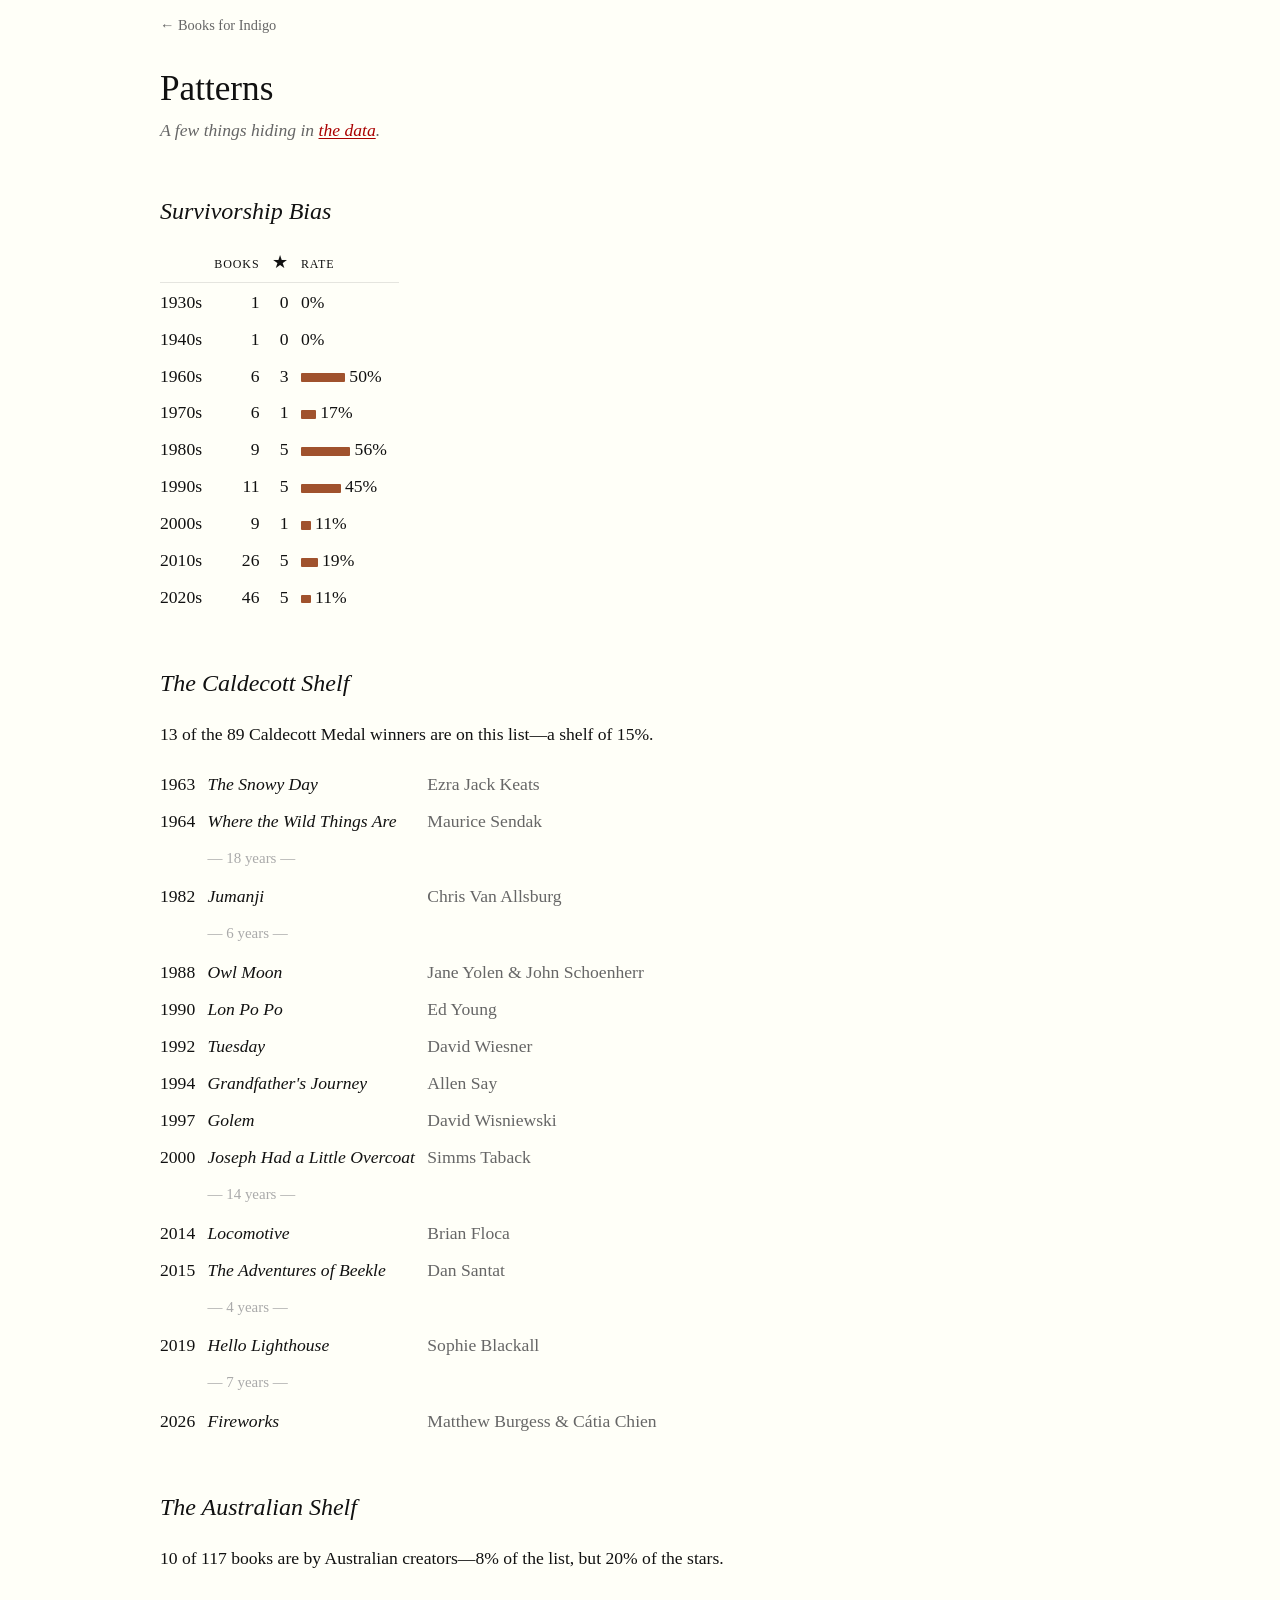
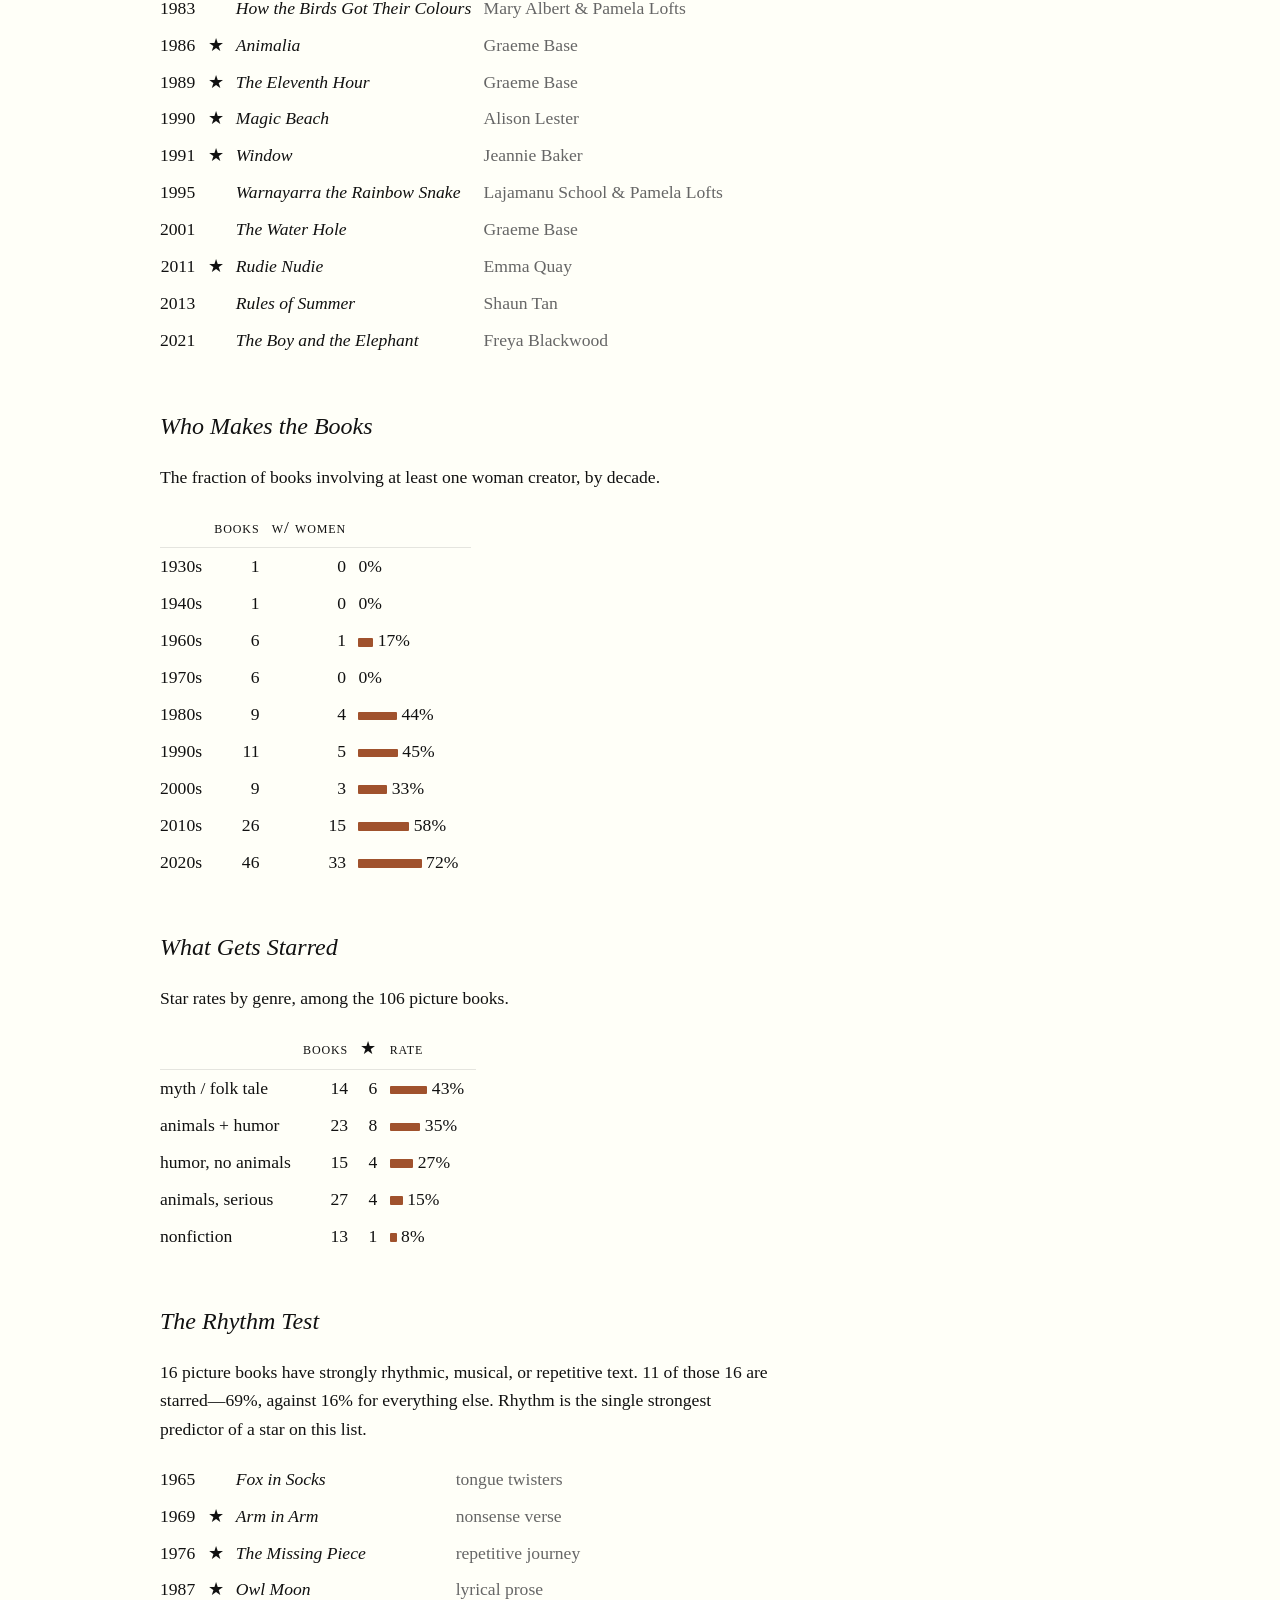
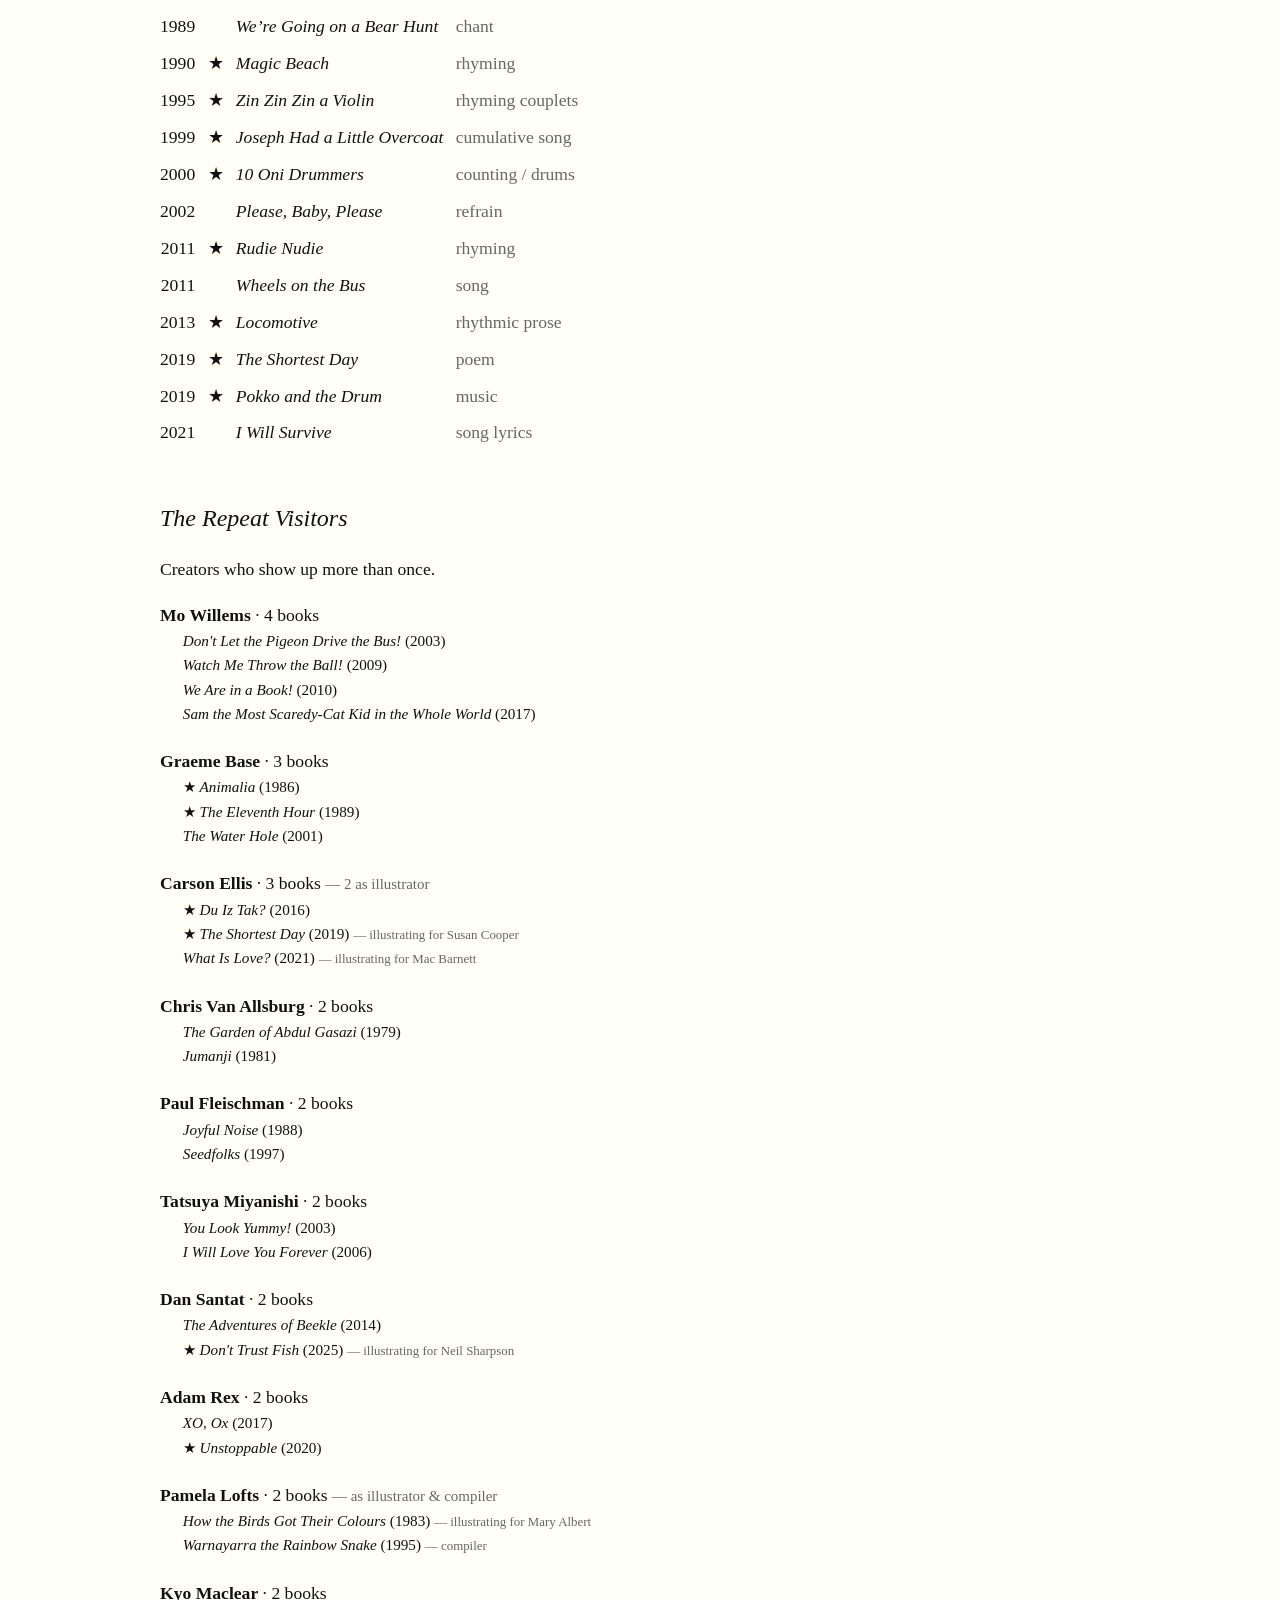
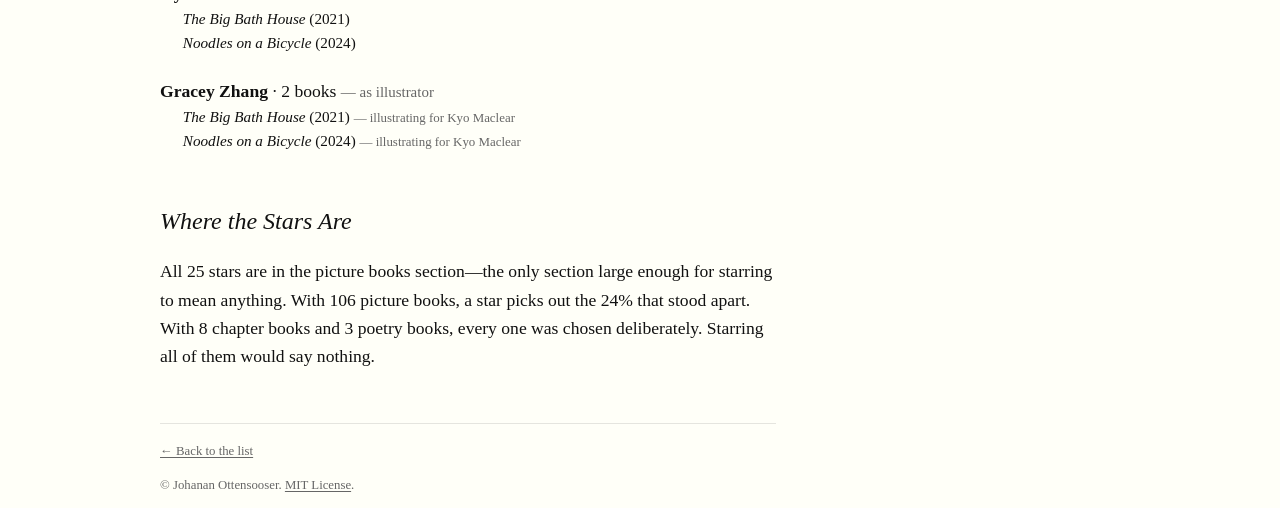
<file: patterns.html>
<!DOCTYPE html>
<html lang="en">
<head>
  <meta charset="utf-8">
  <meta name="viewport" content="width=device-width, initial-scale=1">
  <link rel="icon" href="data:image/svg+xml,<svg xmlns='http://www.w3.org/2000/svg' viewBox='0 0 100 100'><text y='.9em' font-size='90'>📚</text></svg>">
  <title>Patterns — Books for Indigo</title>
  <style>
    :root {
      color-scheme: light;
      --bg: #fffff8;
      --fg: #111;
      --muted: #666;
      --faint: #aaa;
      --accent: #a0522d;
      --link: #a00;
      --rule: rgba(0,0,0,0.1);
    }
    @media (prefers-color-scheme: dark) {
      :root {
        color-scheme: dark;
        --bg: #1a1a18;
        --fg: #d4d0c8;
        --muted: #908c84;
        --faint: #5a5850;
        --accent: #c4786e;
        --link: #d4837b;
        --rule: rgba(255,255,255,0.1);
      }
    }

    body {
      font-family: Palatino, 'Palatino Linotype', 'Book Antiqua', Georgia, serif;
      background: var(--bg);
      color: var(--fg);
      font-size: 1.1rem;
      line-height: 1.6;
      width: 87.5%;
      margin-left: auto;
      margin-right: auto;
      padding-left: 12.5%;
      max-width: 1400px;
    }

    h1 { font-weight: 400; font-size: 2.2rem; margin-top: 2rem; margin-bottom: 0; line-height: 1.15; }
    .subtitle { font-style: italic; margin-top: 0.4rem; color: var(--muted); }
    h2 { font-weight: 400; font-size: 1.5rem; font-style: italic; margin-top: 3rem; margin-bottom: 0.8rem; }

    p, dl { width: 55%; }
    a { color: var(--link); text-decoration-thickness: 1px; text-underline-offset: 2px; }
    a:hover { color: var(--fg); }

    .nav { font-size: 0.9rem; }
    .nav a { color: var(--muted); text-decoration: none; }
    .nav a:hover { color: var(--fg); }

    /* Margin notes — Tufte's signature element */
    .marginnote {
      float: right;
      clear: right;
      margin-right: -60%;
      width: 50%;
      margin-top: 0;
      margin-bottom: 1em;
      font-size: 0.85rem;
      line-height: 1.45;
      color: var(--muted);
    }

    /* Tables — no rules except a thin header underline */
    table { border-collapse: collapse; margin: 0.5em 0 1.5em; }
    th, td { padding: 0.25em 0.7em 0.25em 0; vertical-align: top; }
    th {
      font-variant: small-caps;
      font-weight: normal;
      letter-spacing: 0.05em;
      border-bottom: 1px solid var(--rule);
      padding-bottom: 0.35em;
      text-align: left;
    }
    .r { text-align: right; }

    /* Sparkline-style inline bars */
    .bar {
      display: inline-block;
      height: 0.5em;
      background: var(--accent);
      vertical-align: middle;
      border-radius: 1px;
    }

    /* Gap markers in the Caldecott timeline */
    .gap td {
      color: var(--faint);
      font-size: 0.85em;
      padding-top: 0.5em;
      padding-bottom: 0.5em;
    }

    /* Definition lists for repeat visitors */
    dt { margin-top: 1.2em; }
    dt:first-of-type { margin-top: 0; }
    dd { margin-left: 1.5em; font-size: 0.95rem; }

    .muted { color: var(--muted); }
    .sm { font-size: 0.85em; color: var(--muted); }

    .end { width: 55%; border: none; border-top: 1px solid var(--rule); margin: 3em 0 1em; }
    .footer { font-size: 0.8rem; color: var(--muted); width: 55%; }
    .footer a { color: var(--muted); }

    @media (max-width: 900px) {
      body { width: 90%; padding-left: 5%; }
      p, dl, .footer { width: 100%; }
      .marginnote {
        float: none;
        display: block;
        margin: 1em 0;
        width: 100%;
        margin-right: 0;
        padding-left: 1em;
        border-left: 2px solid var(--rule);
      }
    }
  </style>
</head>
<body>
  <article>
    <p class="nav"><a href="/">&larr; Books for Indigo</a></p>
    <h1>Patterns</h1>
    <p class="subtitle">A few things hiding in <a href="/">the data</a>.</p>

    <section>
      <h2>Survivorship Bias</h2>
      <span class="marginnote">The 1980s are 56% starred. The 2020s, 11%. This isn't because the eighties produced better books&mdash;it's because a book from 1986 only makes it onto this list if it survived nearly four decades of cultural filtering. Every old book here has already proven itself. Every new book is still on probation.</span>
      <table>
        <tr><th></th><th class="r">books</th><th class="r">&starf;</th><th>rate</th></tr>
        <tr><td>1930s</td><td class="r">1</td><td class="r">0</td><td> 0%</td></tr>
        <tr><td>1940s</td><td class="r">1</td><td class="r">0</td><td> 0%</td></tr>
        <tr><td>1960s</td><td class="r">6</td><td class="r">3</td><td><span class="bar" style="width: 5.0ch"></span> 50%</td></tr>
        <tr><td>1970s</td><td class="r">6</td><td class="r">1</td><td><span class="bar" style="width: 1.7ch"></span> 17%</td></tr>
        <tr><td>1980s</td><td class="r">9</td><td class="r">5</td><td><span class="bar" style="width: 5.6ch"></span> 56%</td></tr>
        <tr><td>1990s</td><td class="r">11</td><td class="r">5</td><td><span class="bar" style="width: 4.5ch"></span> 45%</td></tr>
        <tr><td>2000s</td><td class="r">9</td><td class="r">1</td><td><span class="bar" style="width: 1.1ch"></span> 11%</td></tr>
        <tr><td>2010s</td><td class="r">26</td><td class="r">5</td><td><span class="bar" style="width: 1.9ch"></span> 19%</td></tr>
        <tr><td>2020s</td><td class="r">46</td><td class="r">5</td><td><span class="bar" style="width: 1.1ch"></span> 11%</td></tr>
      </table>
    </section>

    <section>
      <h2>The Caldecott Shelf</h2>
      <span class="marginnote">Six medals cluster in 13 years from 1988 to 2000&mdash;when these books' parents were children themselves. The 18-year gap before 1982 and the 14-year gap after 2000 represent decades of Caldecott winners still waiting to be discovered.</span>
      <p>13 of the 89 Caldecott Medal winners are on this list&mdash;a shelf of 15%.</p>
      <table>
        <tr><td class="r">1963</td><td><cite>The Snowy Day</cite></td><td class="muted">Ezra Jack Keats</td></tr>
        <tr><td class="r">1964</td><td><cite>Where the Wild Things Are</cite></td><td class="muted">Maurice Sendak</td></tr>
        <tr class="gap"><td></td><td colspan="2">&mdash; 18 years &mdash;</td></tr>
        <tr><td class="r">1982</td><td><cite>Jumanji</cite></td><td class="muted">Chris Van Allsburg</td></tr>
        <tr class="gap"><td></td><td colspan="2">&mdash; 6 years &mdash;</td></tr>
        <tr><td class="r">1988</td><td><cite>Owl Moon</cite></td><td class="muted">Jane Yolen &amp; John Schoenherr</td></tr>
        <tr><td class="r">1990</td><td><cite>Lon Po Po</cite></td><td class="muted">Ed Young</td></tr>
        <tr><td class="r">1992</td><td><cite>Tuesday</cite></td><td class="muted">David Wiesner</td></tr>
        <tr><td class="r">1994</td><td><cite>Grandfather's Journey</cite></td><td class="muted">Allen Say</td></tr>
        <tr><td class="r">1997</td><td><cite>Golem</cite></td><td class="muted">David Wisniewski</td></tr>
        <tr><td class="r">2000</td><td><cite>Joseph Had a Little Overcoat</cite></td><td class="muted">Simms Taback</td></tr>
        <tr class="gap"><td></td><td colspan="2">&mdash; 14 years &mdash;</td></tr>
        <tr><td class="r">2014</td><td><cite>Locomotive</cite></td><td class="muted">Brian Floca</td></tr>
        <tr><td class="r">2015</td><td><cite>The Adventures of Beekle</cite></td><td class="muted">Dan Santat</td></tr>
        <tr class="gap"><td></td><td colspan="2">&mdash; 4 years &mdash;</td></tr>
        <tr><td class="r">2019</td><td><cite>Hello Lighthouse</cite></td><td class="muted">Sophie Blackall</td></tr>
        <tr class="gap"><td></td><td colspan="2">&mdash; 7 years &mdash;</td></tr>
        <tr><td class="r">2026</td><td><cite>Fireworks</cite></td><td class="muted">Matthew Burgess &amp; C&aacute;tia Chien</td></tr>
      </table>
    </section>

    <section>
      <h2>The Australian Shelf</h2>
      <span class="marginnote">50% of the Australian books are starred, against 19% for the rest. Four of the five starred Australian titles cluster in the late 1980s and early 1990s&mdash;the books a child in Australia would have grown up with. The list-maker's childhood is showing.</span>
      <p>10 of 117 books are by Australian creators&mdash;8% of the list, but 20% of the stars.</p>
      <table>
        <tr><td class="r">1983</td><td></td><td><cite>How the Birds Got Their Colours</cite></td><td class="muted">Mary Albert &amp; Pamela Lofts</td></tr>
        <tr><td class="r">1986</td><td>&starf;</td><td><cite>Animalia</cite></td><td class="muted">Graeme Base</td></tr>
        <tr><td class="r">1989</td><td>&starf;</td><td><cite>The Eleventh Hour</cite></td><td class="muted">Graeme Base</td></tr>
        <tr><td class="r">1990</td><td>&starf;</td><td><cite>Magic Beach</cite></td><td class="muted">Alison Lester</td></tr>
        <tr><td class="r">1991</td><td>&starf;</td><td><cite>Window</cite></td><td class="muted">Jeannie Baker</td></tr>
        <tr><td class="r">1995</td><td></td><td><cite>Warnayarra the Rainbow Snake</cite></td><td class="muted">Lajamanu School &amp; Pamela Lofts</td></tr>
        <tr><td class="r">2001</td><td></td><td><cite>The Water Hole</cite></td><td class="muted">Graeme Base</td></tr>
        <tr><td class="r">2011</td><td>&starf;</td><td><cite>Rudie Nudie</cite></td><td class="muted">Emma Quay</td></tr>
        <tr><td class="r">2013</td><td></td><td><cite>Rules of Summer</cite></td><td class="muted">Shaun Tan</td></tr>
        <tr><td class="r">2021</td><td></td><td><cite>The Boy and the Elephant</cite></td><td class="muted">Freya Blackwood</td></tr>
      </table>
    </section>

    <section>
      <h2>Who Makes the Books</h2>
      <span class="marginnote">In collaborations, women are credited as illustrator twice as often as men (27 to 12). The &ldquo;man writes, woman draws&rdquo; arrangement outnumbers the reverse almost 3 to 1 (16 books to 6). But the picture is changing: in the 2020s, half the books are by women working alone.</span>
      <p>The fraction of books involving at least one woman creator, by decade.</p>
      <table>
        <tr><th></th><th class="r">books</th><th class="r">w/ women</th><th></th></tr>
        <tr><td>1930s</td><td class="r">1</td><td class="r">0</td><td> 0%</td></tr>
        <tr><td>1940s</td><td class="r">1</td><td class="r">0</td><td> 0%</td></tr>
        <tr><td>1960s</td><td class="r">6</td><td class="r">1</td><td><span class="bar" style="width: 1.7ch"></span> 17%</td></tr>
        <tr><td>1970s</td><td class="r">6</td><td class="r">0</td><td> 0%</td></tr>
        <tr><td>1980s</td><td class="r">9</td><td class="r">4</td><td><span class="bar" style="width: 4.4ch"></span> 44%</td></tr>
        <tr><td>1990s</td><td class="r">11</td><td class="r">5</td><td><span class="bar" style="width: 4.5ch"></span> 45%</td></tr>
        <tr><td>2000s</td><td class="r">9</td><td class="r">3</td><td><span class="bar" style="width: 3.3ch"></span> 33%</td></tr>
        <tr><td>2010s</td><td class="r">26</td><td class="r">15</td><td><span class="bar" style="width: 5.8ch"></span> 58%</td></tr>
        <tr><td>2020s</td><td class="r">46</td><td class="r">33</td><td><span class="bar" style="width: 7.2ch"></span> 72%</td></tr>
      </table>
    </section>

    <section>
      <h2>What Gets Starred</h2>
      <span class="marginnote">These categories overlap&mdash;<cite>Lon Po Po</cite> is both a folk tale and an animal book. But the pattern is clear: retold folk tales and funny creatures get starred. Nonfiction picture books and earnest cultural celebrations (0 stars in 8 books) do not.</span>
      <p>Star rates by genre, among the 106 picture books.</p>
      <table>
        <tr><th></th><th class="r">books</th><th class="r">&starf;</th><th>rate</th></tr>
        <tr><td>myth / folk tale</td><td class="r">14</td><td class="r">6</td><td><span class="bar" style="width: 4.3ch"></span> 43%</td></tr>
        <tr><td>animals + humor</td><td class="r">23</td><td class="r">8</td><td><span class="bar" style="width: 3.5ch"></span> 35%</td></tr>
        <tr><td>humor, no animals</td><td class="r">15</td><td class="r">4</td><td><span class="bar" style="width: 2.7ch"></span> 27%</td></tr>
        <tr><td>animals, serious</td><td class="r">27</td><td class="r">4</td><td><span class="bar" style="width: 1.5ch"></span> 15%</td></tr>
        <tr><td>nonfiction</td><td class="r">13</td><td class="r">1</td><td><span class="bar" style="width: 0.8ch"></span> 8%</td></tr>
      </table>
    </section>

    <section>
      <h2>The Rhythm Test</h2>
      <span class="marginnote">A rhythmic book is over four times more likely to be starred than one without. This is probably the &ldquo;again&rdquo; factor&mdash;pattern and repetition are what make a toddler reach for the same book every night.</span>
      <p>16 picture books have strongly rhythmic, musical, or repetitive text. 11 of those 16 are starred&mdash;69%, against 16% for everything else. Rhythm is the single strongest predictor of a star on this list.</p>
      <table>
        <tr><td class="r">1965</td><td></td><td><cite>Fox in Socks</cite></td><td class="muted">tongue twisters</td></tr>
        <tr><td class="r">1969</td><td>&starf;</td><td><cite>Arm in Arm</cite></td><td class="muted">nonsense verse</td></tr>
        <tr><td class="r">1976</td><td>&starf;</td><td><cite>The Missing Piece</cite></td><td class="muted">repetitive journey</td></tr>
        <tr><td class="r">1987</td><td>&starf;</td><td><cite>Owl Moon</cite></td><td class="muted">lyrical prose</td></tr>
        <tr><td class="r">1989</td><td></td><td><cite>We&rsquo;re Going on a Bear Hunt</cite></td><td class="muted">chant</td></tr>
        <tr><td class="r">1990</td><td>&starf;</td><td><cite>Magic Beach</cite></td><td class="muted">rhyming</td></tr>
        <tr><td class="r">1995</td><td>&starf;</td><td><cite>Zin Zin Zin a Violin</cite></td><td class="muted">rhyming couplets</td></tr>
        <tr><td class="r">1999</td><td>&starf;</td><td><cite>Joseph Had a Little Overcoat</cite></td><td class="muted">cumulative song</td></tr>
        <tr><td class="r">2000</td><td>&starf;</td><td><cite>10 Oni Drummers</cite></td><td class="muted">counting / drums</td></tr>
        <tr><td class="r">2002</td><td></td><td><cite>Please, Baby, Please</cite></td><td class="muted">refrain</td></tr>
        <tr><td class="r">2011</td><td>&starf;</td><td><cite>Rudie Nudie</cite></td><td class="muted">rhyming</td></tr>
        <tr><td class="r">2011</td><td></td><td><cite>Wheels on the Bus</cite></td><td class="muted">song</td></tr>
        <tr><td class="r">2013</td><td>&starf;</td><td><cite>Locomotive</cite></td><td class="muted">rhythmic prose</td></tr>
        <tr><td class="r">2019</td><td>&starf;</td><td><cite>The Shortest Day</cite></td><td class="muted">poem</td></tr>
        <tr><td class="r">2019</td><td>&starf;</td><td><cite>Pokko and the Drum</cite></td><td class="muted">music</td></tr>
        <tr><td class="r">2021</td><td></td><td><cite>I Will Survive</cite></td><td class="muted">song lyrics</td></tr>
      </table>
    </section>

    <section>
      <h2>The Repeat Visitors</h2>
      <span class="marginnote">Carson Ellis appears three times&mdash;once as author and twice as illustrator, bridging Susan Cooper and Mac Barnett into this collection. Kyo Maclear and Gracey Zhang are the only author&ndash;illustrator duo to collaborate twice. Illustrators are the connective tissue of children's literature.</span>
      <p>Creators who show up more than once.</p>
      <dl>
        <dt><b>Mo Willems</b> &middot; 4 books</dt>
        <dd><cite>Don't Let the Pigeon Drive the Bus!</cite> (2003)</dd>
        <dd><cite>Watch Me Throw the Ball!</cite> (2009)</dd>
        <dd><cite>We Are in a Book!</cite> (2010)</dd>
        <dd><cite>Sam the Most Scaredy-Cat Kid in the Whole World</cite> (2017)</dd>

        <dt><b>Graeme Base</b> &middot; 3 books</dt>
        <dd>&starf; <cite>Animalia</cite> (1986)</dd>
        <dd>&starf; <cite>The Eleventh Hour</cite> (1989)</dd>
        <dd><cite>The Water Hole</cite> (2001)</dd>

        <dt><b>Carson Ellis</b> &middot; 3 books <span class="sm">&mdash; 2 as illustrator</span></dt>
        <dd>&starf; <cite>Du Iz Tak?</cite> (2016)</dd>
        <dd>&starf; <cite>The Shortest Day</cite> (2019) <span class="sm">&mdash; illustrating for Susan Cooper</span></dd>
        <dd><cite>What Is Love?</cite> (2021) <span class="sm">&mdash; illustrating for Mac Barnett</span></dd>

        <dt><b>Chris Van Allsburg</b> &middot; 2 books</dt>
        <dd><cite>The Garden of Abdul Gasazi</cite> (1979)</dd>
        <dd><cite>Jumanji</cite> (1981)</dd>

        <dt><b>Paul Fleischman</b> &middot; 2 books</dt>
        <dd><cite>Joyful Noise</cite> (1988)</dd>
        <dd><cite>Seedfolks</cite> (1997)</dd>

        <dt><b>Tatsuya Miyanishi</b> &middot; 2 books</dt>
        <dd><cite>You Look Yummy!</cite> (2003)</dd>
        <dd><cite>I Will Love You Forever</cite> (2006)</dd>

        <dt><b>Dan Santat</b> &middot; 2 books</dt>
        <dd><cite>The Adventures of Beekle</cite> (2014)</dd>
        <dd>&starf; <cite>Don't Trust Fish</cite> (2025) <span class="sm">&mdash; illustrating for Neil Sharpson</span></dd>

        <dt><b>Adam Rex</b> &middot; 2 books</dt>
        <dd><cite>XO, Ox</cite> (2017)</dd>
        <dd>&starf; <cite>Unstoppable</cite> (2020)</dd>

        <dt><b>Pamela Lofts</b> &middot; 2 books <span class="sm">&mdash; as illustrator &amp; compiler</span></dt>
        <dd><cite>How the Birds Got Their Colours</cite> (1983) <span class="sm">&mdash; illustrating for Mary Albert</span></dd>
        <dd><cite>Warnayarra the Rainbow Snake</cite> (1995) <span class="sm">&mdash; compiler</span></dd>

        <dt><b>Kyo Maclear</b> &middot; 2 books</dt>
        <dd><cite>The Big Bath House</cite> (2021)</dd>
        <dd><cite>Noodles on a Bicycle</cite> (2024)</dd>

        <dt><b>Gracey Zhang</b> &middot; 2 books <span class="sm">&mdash; as illustrator</span></dt>
        <dd><cite>The Big Bath House</cite> (2021) <span class="sm">&mdash; illustrating for Kyo Maclear</span></dd>
        <dd><cite>Noodles on a Bicycle</cite> (2024) <span class="sm">&mdash; illustrating for Kyo Maclear</span></dd>
      </dl>
    </section>

    <section>
      <h2>Where the Stars Are</h2>
      <span class="marginnote">You don&rsquo;t read <cite>Meditations</cite> or <cite>The Hitchhiker&rsquo;s Guide</cite> to a baby unless you think they&rsquo;re great. The chapter books and poetry books are pre-filtered by the decision to read them at all. Stars would be meaningless.</span>
      <p>All 25 stars are in the picture books section&mdash;the only section large enough for starring to mean anything. With 106 picture books, a star picks out the 24% that stood apart. With 8 chapter books and 3 poetry books, every one was chosen deliberately. Starring all of them would say nothing.</p>
    </section>

    <hr class="end">
    <p class="footer"><a href="/">&larr; Back to the list</a></p>
    <p class="footer">&copy; Johanan Ottensooser. <a href="https://github.com/oatsandsugar/books-for-indigo/blob/main/LICENSE">MIT License</a>.</p>
  </article>
</body>
</html>
</file>
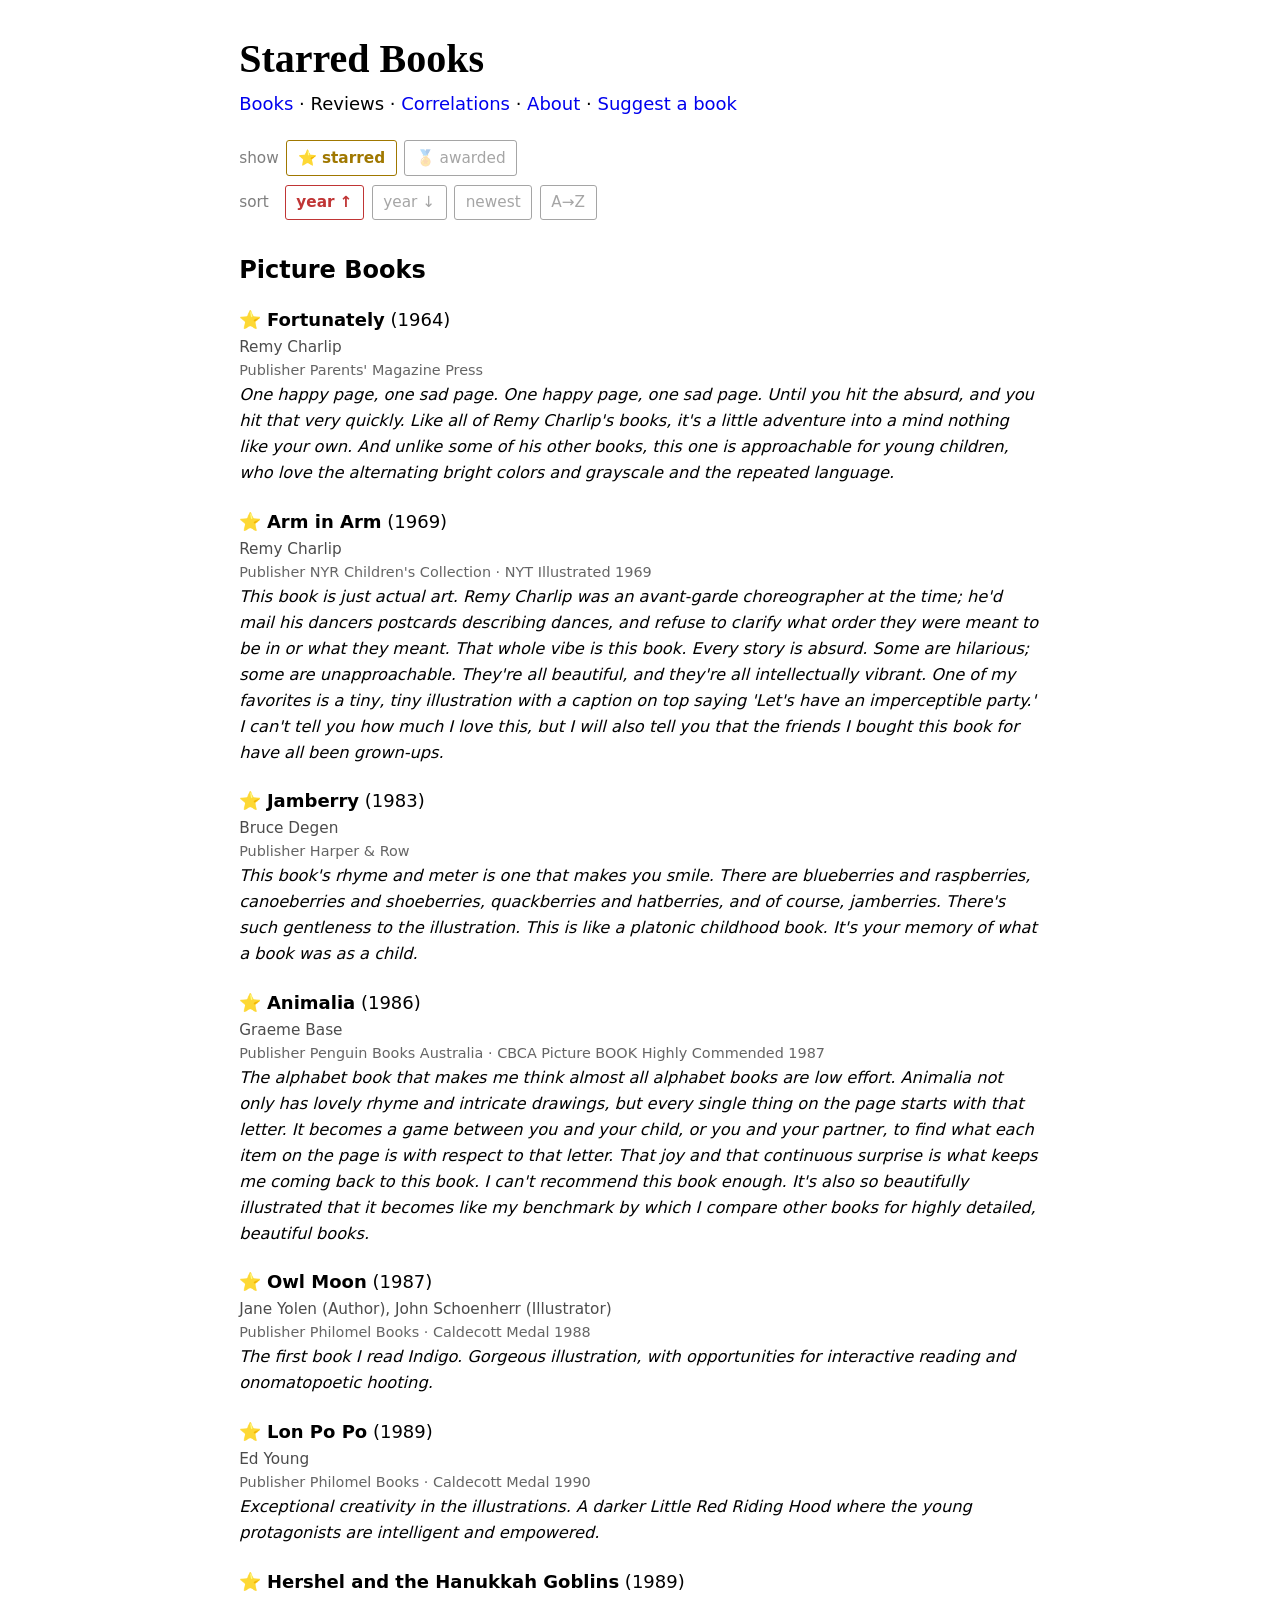
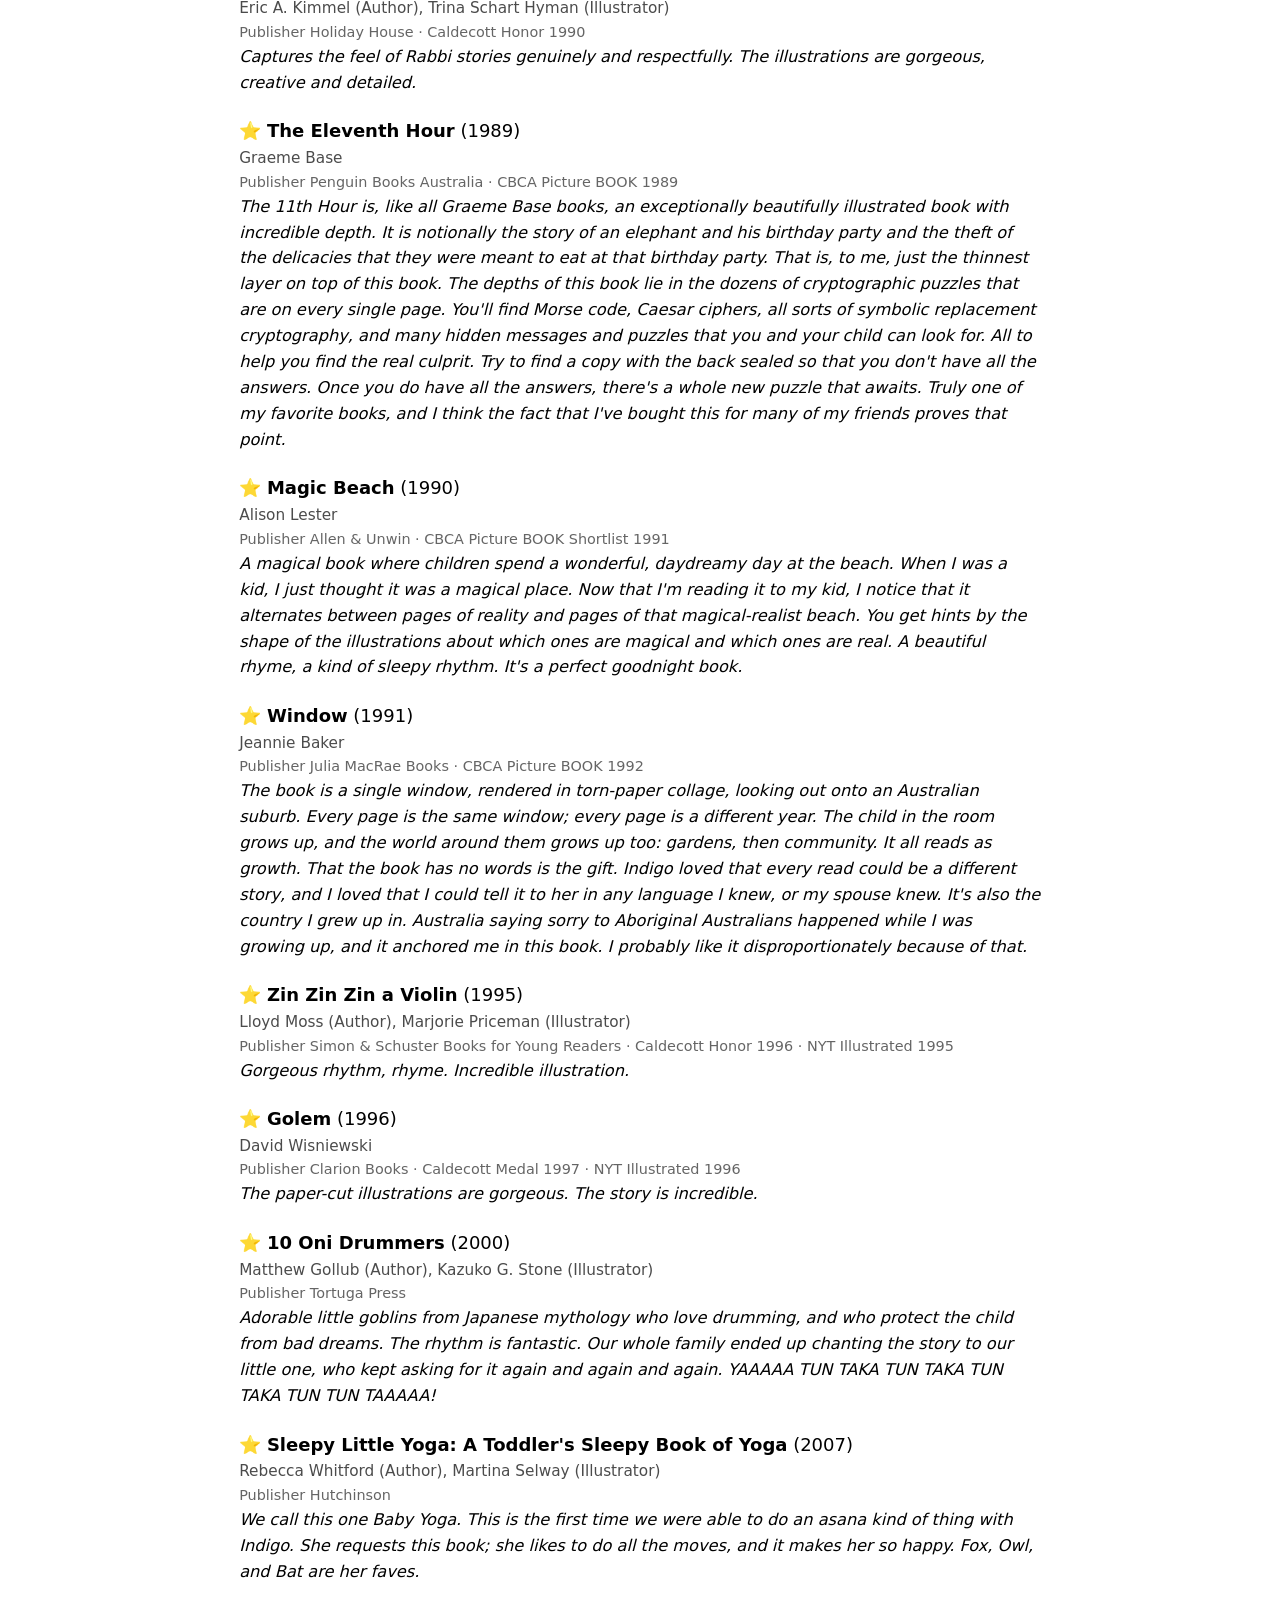
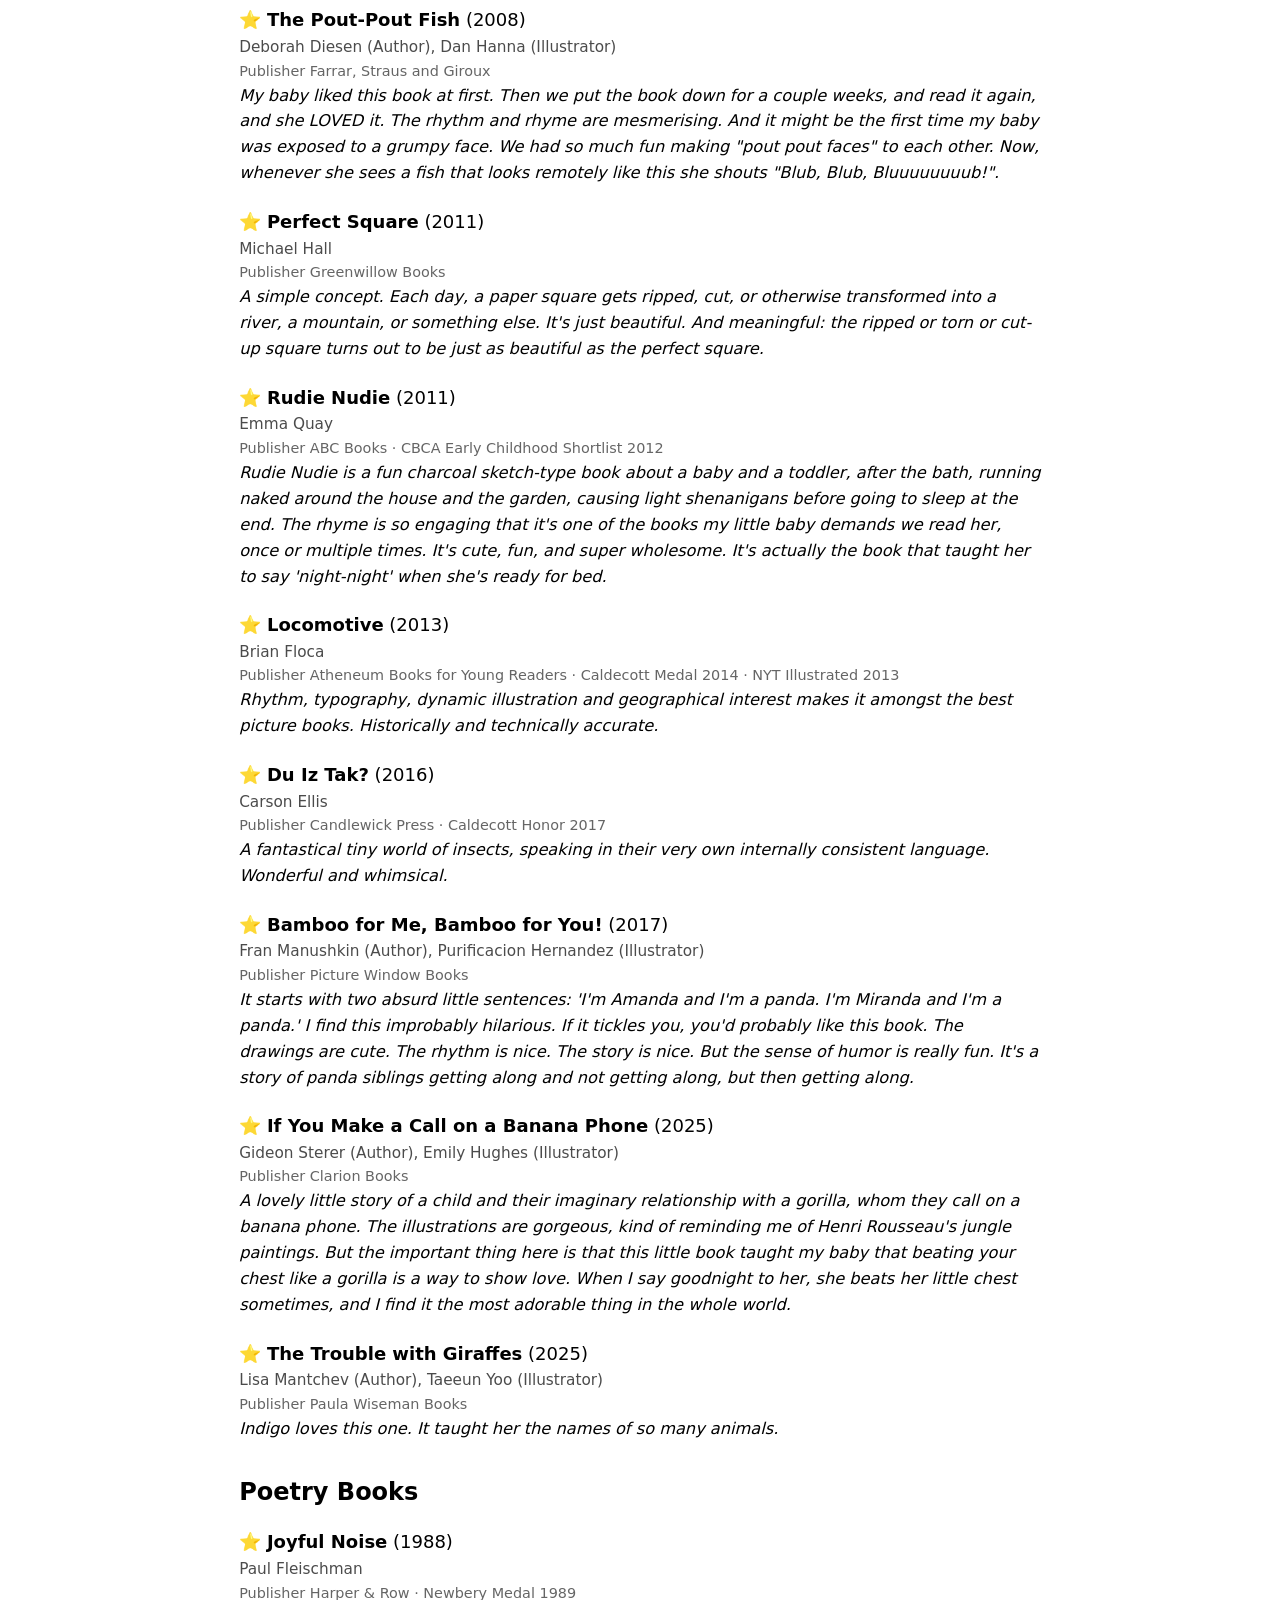
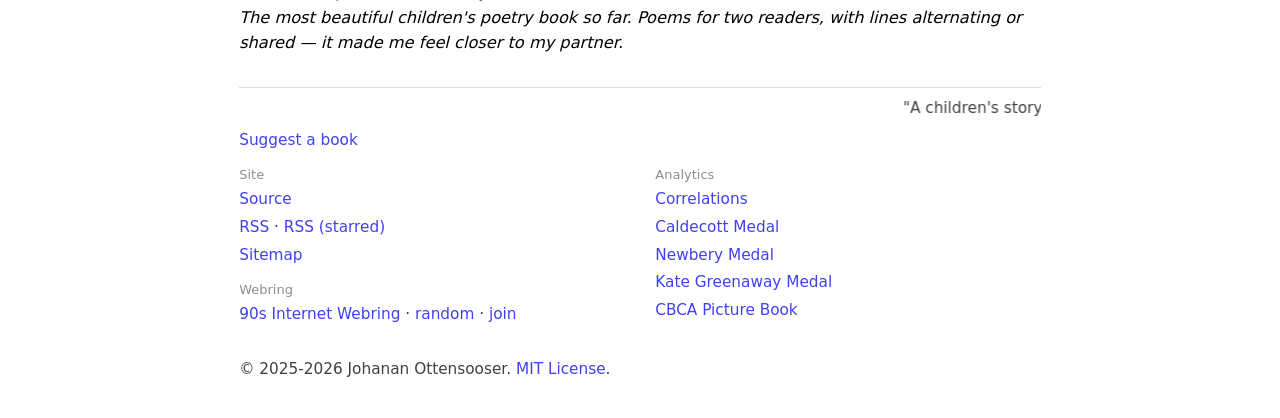
<file: starred.html>
<!DOCTYPE html>
<html lang="en">
<head>
  <meta charset="utf-8">
  <meta name="viewport" content="width=device-width, initial-scale=1">
  <meta name="color-scheme" content="dark light">
  <meta name="description" content="Starred favourites from Books for Indigo, with mini-reviews.">
  <link rel="canonical" href="https://readingstori.es/starred.html">
  <meta property="og:title" content="Starred — Books for Indigo">
  <meta property="og:description" content="Starred favourites from Books for Indigo, with mini-reviews.">
  <meta property="og:type" content="website">
  <meta property="og:url" content="https://readingstori.es/starred.html">
  <link rel="icon" href="data:image/svg+xml,<svg xmlns='http://www.w3.org/2000/svg' viewBox='0 0 100 100'><text y='.9em' font-size='90'>📚</text></svg>">
  <link rel="stylesheet" href="styles.css">
  <title>Starred — Books for Indigo</title>
  <style>
    .book { margin: 1.2em 0; transition: opacity 0.15s; }
    .book.hidden { display: none; }
    .book-title cite { font-style: normal; font-weight: bold; }
    .book-author { font-size: 0.85em; opacity: 0.7; }
    .book-awards { font-size: 0.8em; opacity: 0.6; }
    .book-review { font-size: 0.9em; font-style: italic; }
    #loading { opacity: 0.5; }
    #filter-status { font-size: 0.85em; opacity: 0.7; margin: 0.3em 0; }
    #filter-status:empty { display: none; }
  </style>
</head>
<body>
  <header>
    <h1>Starred Books</h1>
  </header>
  <nav>
    <p><a href="index.html">Books</a> · Reviews · <a href="correlations.html">Correlations</a> · <a href="about.html">About</a> · <a href="https://github.com/oatsandsugar/books-for-indigo/issues/new">Suggest a book</a></p>
  </nav>

  <div id="controls">
    <div class="filter-row">
      <span class="filter-label">show</span>
      <button class="pill star-pill on" id="filter-starred">⭐ <span class="pill-text">starred</span></button>
      <button class="pill award-pill" id="filter-awarded">🏅 <span class="pill-text">awarded</span></button>
    </div>
    <div class="filter-row">
      <span class="filter-label">sort</span>
      <button class="pill sort-pill on" data-sort="year-asc">year ↑</button>
      <button class="pill sort-pill" data-sort="year-desc">year ↓</button>
      <button class="pill sort-pill" data-sort="added-desc">newest</button>
      <button class="pill sort-pill" data-sort="alpha">A→Z</button>
    </div>
  </div>
  <div id="filter-status"></div>

  <main>
    <p id="loading">Loading...</p>
    <div id="starred-list"></div>
  </main>
  <footer>
  <hr>
  <marquee>"A children's story that can only be enjoyed by children is not a good children's story in the slightest." -- C.S. Lewis, <cite>On Three Ways of Writing for Children</cite> (1952)</marquee>
  <p><a href="https://github.com/oatsandsugar/books-for-indigo/issues/new">Suggest a book</a></p>
  <div class="footer-columns">
    <div>
      <h3>Site</h3>
      <ul>
        <li><a href="https://github.com/oatsandsugar/books-for-indigo">Source</a></li>
        <li><a href="feed.xml">RSS</a> · <a href="starred.xml">RSS (starred)</a></li>
        <li><a href="sitemap.xml">Sitemap</a></li>
      </ul>
      <h3>Webring</h3>
      <ul>
        <li><a href="https://90s-internet.com">90s Internet Webring</a> · <a href="https://90s-internet.com/#random">random</a> · <a href="https://github.com/oatsandsugar/90s-internet/issues/new?title=Join%20the%20webring&amp;labels=join">join</a></li>
      </ul>
    </div>
    <div>
      <h3>Analytics</h3>
      <ul>
        <li><a href="correlations.html">Correlations</a></li>
        <li><a href="caldecott.html">Caldecott Medal</a></li>
        <li><a href="newbery.html">Newbery Medal</a></li>
        <li><a href="greenaway.html">Kate Greenaway Medal</a></li>
        <li><a href="cbca.html">CBCA Picture Book</a></li>
      </ul>
    </div>
  </div>
  <p class="footer-copyright">© 2025-2026 Johanan Ottensooser. <a href="https://github.com/oatsandsugar/books-for-indigo/blob/main/LICENSE">MIT License</a>.</p>
  </footer>

  <script>
    var SKIP_ATTRS = ['data-year', 'data-status', 'data-starred', 'data-review', 'data-recommended', 'data-added', 'data-country'];

    function hasAnyAward(li) {
      return Array.prototype.some.call(li.attributes, function(a) {
        return a.name.indexOf('data-') === 0 && SKIP_ATTRS.concat(['data-publisher', 'data-edition-publisher']).indexOf(a.name) === -1;
      });
    }

    fetch('index.html')
      .then(function(r) { return r.text(); })
      .then(function(html) {
        var doc = new DOMParser().parseFromString(html, 'text/html');
        var allBooks = doc.querySelectorAll('li[data-status]');
        var container = document.getElementById('starred-list');
        var loading = document.getElementById('loading');

        loading.remove();

        // Build book cards for ALL books with reviews
        var bookElements = [];
        var sections = {};
        var sectionOrder = [];
        var sectionHeaders = {};

        allBooks.forEach(function(li) {
          var heading = li.closest('ul');
          var h2 = heading ? heading.previousElementSibling : null;
          var section = (h2 && h2.tagName === 'H2') ? h2.textContent : 'Other';
          if (!sections[section]) { sections[section] = []; sectionOrder.push(section); }
          if (li.hasAttribute('data-review')) sections[section].push(li);
        });

        sectionOrder.forEach(function(section) {
          var h2 = document.createElement('h2');
          h2.textContent = section;
          container.appendChild(h2);
          sectionHeaders[section] = h2;

          sections[section].forEach(function(li) {
            var cite = li.querySelector('cite');
            var title = cite ? cite.textContent : '?';
            var awards = [];
            Array.prototype.forEach.call(li.attributes, function(a) {
              if (SKIP_ATTRS.indexOf(a.name) !== -1 || a.name.indexOf('data-') !== 0) return;
              var name = a.name.replace(/^data-/, '').split('-').map(function(w) {
                return w.length <= 4 ? w.toUpperCase() : w.charAt(0).toUpperCase() + w.slice(1);
              }).join(' ');
              if (a.name === 'data-publisher' && li.hasAttribute('data-edition-publisher')) return;
              if (a.name === 'data-publisher') name = 'Publisher';
              if (a.name === 'data-edition-publisher') name = 'Publisher';
              awards.push(name + (a.value ? ' ' + a.value : ''));
            });
            var awardsText = awards.join(' · ');
            var year = li.getAttribute('data-year');
            var review = li.getAttribute('data-review') || '';
            var isStarred = li.hasAttribute('data-starred');

            var authors = [];
            li.querySelectorAll('.author').forEach(function(a) {
              var role = a.nextElementSibling;
              var roleText = (role && role.classList.contains('role')) ? ' (' + role.textContent + ')' : '';
              authors.push(a.textContent + roleText);
            });
            if (authors.length === 0) {
              var text = li.textContent;
              var byMatch = text.match(/by\s+(.+?)\s*\(\d/);
              if (byMatch) authors.push(byMatch[1].trim());
            }

            var div = document.createElement('div');
            div.className = 'book';

            var titleLine = document.createElement('div');
            titleLine.className = 'book-title';
            titleLine.innerHTML = (isStarred ? '&#11088; ' : '') + '<cite>' + title + '</cite>' + (year ? ' (' + year + ')' : '');
            div.appendChild(titleLine);

            if (authors.length > 0) {
              var authorLine = document.createElement('div');
              authorLine.className = 'book-author';
              authorLine.textContent = authors.join(', ');
              div.appendChild(authorLine);
            }

            if (awardsText) {
              var awardsLine = document.createElement('div');
              awardsLine.className = 'book-awards';
              awardsLine.textContent = awardsText;
              div.appendChild(awardsLine);
            }

            if (review) {
              var rev = document.createElement('div');
              rev.className = 'book-review';
              rev.textContent = review;
              div.appendChild(rev);
            }

            container.appendChild(div);
            bookElements.push({ el: div, li: li, section: section });
          });
        });

        // --- Filters (matching index: starred, awarded) ---
        var filters = { starred: 'yes', award: null }; // starred on by default

        var starredBtn = document.getElementById('filter-starred');
        var awardedBtn = document.getElementById('filter-awarded');

        starredBtn.addEventListener('click', function() {
          if (filters.starred) { filters.starred = null; starredBtn.classList.remove('on'); }
          else { filters.starred = 'yes'; starredBtn.classList.add('on'); }
          applyFilters();
        });

        awardedBtn.addEventListener('click', function() {
          if (filters.award) { filters.award = null; awardedBtn.classList.remove('on'); }
          else { filters.award = 'any'; awardedBtn.classList.add('on'); }
          applyFilters();
        });

        function applyFilters() {
          var visibleSections = {};
          bookElements.forEach(function(b) {
            var show = true;
            if (filters.starred && !b.li.hasAttribute('data-starred')) show = false;
            if (filters.award && !hasAnyAward(b.li)) show = false;

            if (show) { b.el.classList.remove('hidden'); visibleSections[b.section] = true; }
            else { b.el.classList.add('hidden'); }
          });

          sectionOrder.forEach(function(section) {
            sectionHeaders[section].style.display = visibleSections[section] ? '' : 'none';
          });
        }

        // --- Sort ---
        var currentSort = 'year-asc';

        function applySort() {
          var sorted = bookElements.slice().sort(function(a, b) {
            var ya = parseInt(a.li.getAttribute('data-year')) || 0;
            var yb = parseInt(b.li.getAttribute('data-year')) || 0;
            var ta = a.el.querySelector('cite').textContent;
            var tb = b.el.querySelector('cite').textContent;
            if (currentSort === 'year-asc') return ya - yb || ta.localeCompare(tb);
            if (currentSort === 'year-desc') return yb - ya || ta.localeCompare(tb);
            if (currentSort === 'added-desc') {
              var aa = a.li.getAttribute('data-added') || '';
              var ab = b.li.getAttribute('data-added') || '';
              return ab.localeCompare(aa) || yb - ya;
            }
            if (currentSort === 'alpha') return ta.localeCompare(tb);
            return 0;
          });

          sectionOrder.forEach(function(section) {
            sectionHeaders[section].style.display = currentSort === 'year-asc' ? '' : 'none';
          });

          sorted.forEach(function(b) { container.appendChild(b.el); });
        }

        document.querySelectorAll('.pill[data-sort]').forEach(function(btn) {
          btn.addEventListener('click', function() {
            document.querySelectorAll('.pill[data-sort]').forEach(function(b) { b.classList.remove('on'); });
            btn.classList.add('on');
            currentSort = btn.getAttribute('data-sort');
            applySort();
          });
        });

        // Apply initial filter (starred on by default)
        applyFilters();
      });
  </script>
</body>
</html>
</file>
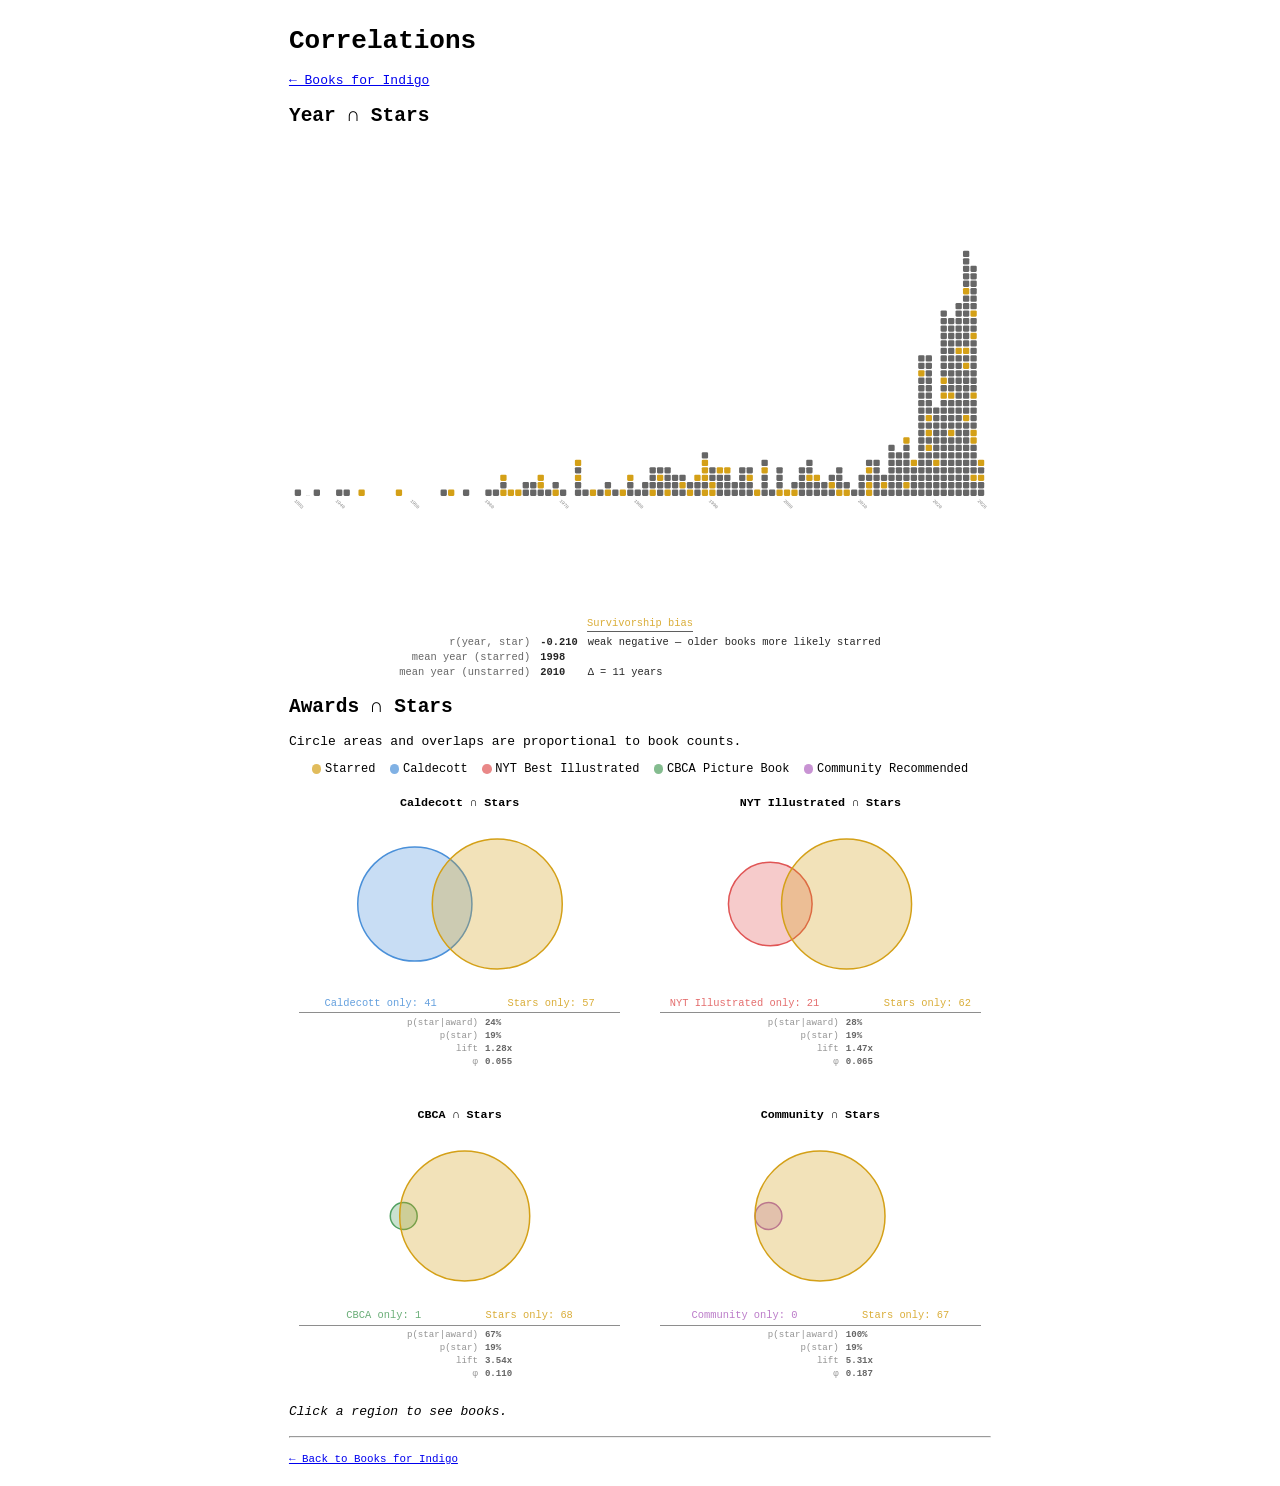
<file: venn.html>
<!DOCTYPE html>
<html lang="en">
<head>
  <meta charset="utf-8">
  <meta name="color-scheme" content="dark light">
  <meta name="description" content="Venn diagrams of awards and starred favourites from Books for Indigo.">
  <link rel="icon" href="data:image/svg+xml,<svg xmlns='http://www.w3.org/2000/svg' viewBox='0 0 100 100'><text y='.9em' font-size='90'>📚</text></svg>">
  <title>Correlations — Books for Indigo</title>
  <style>
    body { font-family: monospace; max-width: 90ch; margin: 2em auto; padding: 0 1em; }
    #histogram { overflow-x: auto; margin: 1em 0 0; }
    #histogram svg { display: block; }
    #hist-stats { font-size: 0.8em; opacity: 0.85; margin-top: -0.5em; display: flex; flex-direction: column; align-items: center; }
    #hist-stats table { border-spacing: 0.8em 0.1em; }
    #hist-stats td:first-child { text-align: right; opacity: 0.7; }
    #hist-stats td:nth-child(2) { font-weight: bold; text-align: left; }
    #hist-stats td:nth-child(3) { text-align: left; }
    .hist-square { transition: opacity 0.15s; }
    .hist-square:hover { opacity: 0.7; }
    .venns { display: grid; grid-template-columns: 1fr 1fr; gap: 1.5em; }
    @media (max-width: 600px) { .venns { grid-template-columns: 1fr; } }
    .venn-card {
      padding: 0.8em;
    }
    .venn-card h3 { margin: 0 0 0.3em; font-size: 0.9em; text-align: center; }
    .venn-card svg { display: block; margin: 0 auto; }
    .venn-counts { display: flex; justify-content: center; gap: 1em; font-size: 0.8em; margin-top: 0.3em; }
    .venn-counts span { opacity: 0.85; }
    .venn-stats { font-size: 0.7em; opacity: 0.6; margin-top: 0.4em; border-top: 1px solid #444; padding-top: 0.3em; }
    .venn-stats table { margin: 0 auto; border-spacing: 0.6em 0.1em; }
    .venn-stats td:first-child { text-align: right; opacity: 0.7; }
    .venn-stats td:last-child { text-align: left; font-weight: bold; }
    .region { cursor: pointer; transition: opacity 0.15s; }
    .region:hover { opacity: 0.8; }
    #book-list { margin-top: 1em; min-height: 2em; }
    #book-list h3 { margin: 0 0 0.5em; }
    #book-list ul { margin: 0; padding-left: 1.5em; columns: 2; }
    @media (max-width: 600px) { #book-list ul { columns: 1; } }
    #book-list li { margin: 0.2em 0; break-inside: avoid; }
    .legend { display: flex; gap: 1.2em; flex-wrap: wrap; justify-content: center; margin: 0.8em 0; font-size: small; }
    .legend span { display: flex; align-items: center; gap: 0.3em; }
    .legend .dot { width: 0.8em; height: 0.8em; border-radius: 50%; display: inline-block; }
  </style>
</head>
<body>
  <h1>Correlations</h1>
  <p><a href="index.html">&larr; Books for Indigo</a></p>
  <h2>Year &cap; Stars</h2>
  <div id="histogram"></div>

  <div id="hist-stats"></div>

  <h2>Awards &cap; Stars</h2>
  <p>Circle areas and overlaps are proportional to book counts.</p>

  <div class="legend">
    <span><span class="dot" style="background:#d4a017;opacity:0.7"></span> Starred</span>
    <span><span class="dot" style="background:#4a90d9;opacity:0.7"></span> Caldecott</span>
    <span><span class="dot" style="background:#e05555;opacity:0.7"></span> NYT Best Illustrated</span>
    <span><span class="dot" style="background:#50a060;opacity:0.7"></span> CBCA Picture Book</span>
    <span><span class="dot" style="background:#b065c0;opacity:0.7"></span> Community Recommended</span>
  </div>

  <div class="venns" id="venns"></div>
  <div id="book-list"><p><em>Click a region to see books.</em></p></div>

  <hr>
  <p><small><a href="index.html">&larr; Back to Books for Indigo</a></small></p>

  <script>
    var AWARDS = [
      {
        key: 'caldecott', label: 'Caldecott', color: '#4a90d9',
        test: function(li) {
          return li.hasAttribute('data-caldecott-medal') || li.hasAttribute('data-caldecott-honor');
        }
      },
      {
        key: 'nyt', label: 'NYT Illustrated', color: '#e05555',
        test: function(li) { return li.hasAttribute('data-nyt-illustrated'); }
      },
      {
        key: 'cbca', label: 'CBCA', color: '#50a060',
        test: function(li) { return li.hasAttribute('data-cbca-picture-book'); }
      },
      {
        key: 'recommended', label: 'Community', color: '#b065c0',
        test: function(li) { return li.hasAttribute('data-recommended'); }
      }
    ];

    var STAR_COLOR = '#d4a017';

    // Compute intersection area of two circles with radii r1, r2 at distance d
    function intersectionArea(r1, r2, d) {
      if (d >= r1 + r2) return 0;
      if (d <= Math.abs(r1 - r2)) return Math.PI * Math.min(r1, r2) * Math.min(r1, r2);
      var a = (d * d + r1 * r1 - r2 * r2) / (2 * d);
      var b = d - a;
      return r1 * r1 * Math.acos(a / r1) + r2 * r2 * Math.acos(b / r2)
             - a * Math.sqrt(r1 * r1 - a * a)
             - b * Math.sqrt(r2 * r2 - b * b);
    }

    // Binary search for distance d that gives target intersection area
    function findDistance(r1, r2, targetArea) {
      if (targetArea <= 0) return r1 + r2 + 10;
      if (targetArea >= Math.PI * Math.min(r1, r2) * Math.min(r1, r2))
        return Math.abs(r1 - r2);

      var lo = Math.abs(r1 - r2), hi = r1 + r2;
      for (var i = 0; i < 100; i++) {
        var mid = (lo + hi) / 2;
        if (intersectionArea(r1, r2, mid) > targetArea) lo = mid;
        else hi = mid;
      }
      return (lo + hi) / 2;
    }

    // Compute intersection points of two circles on the x-axis
    function intersectionPoints(cx1, cx2, cy, r1, r2) {
      var d = cx2 - cx1;
      var a = (d * d + r1 * r1 - r2 * r2) / (2 * d);
      var h = Math.sqrt(Math.max(0, r1 * r1 - a * a));
      var mx = cx1 + a;
      return { x: mx, y1: cy - h, y2: cy + h };
    }

    function getTitle(li) {
      var c = li.querySelector('cite');
      return c ? c.textContent : '?';
    }

    function showList(label, items) {
      var el = document.getElementById('book-list');
      if (items.length === 0) {
        el.innerHTML = '<h3>' + label + '</h3><p><em>None</em></p>';
        return;
      }
      var html = '<h3>' + label + ' (' + items.length + ')</h3><ul>';
      items.forEach(function(b) {
        html += '<li><cite>' + b.title + '</cite> (' + b.year + ')</li>';
      });
      html += '</ul>';
      el.innerHTML = html;
    }

    // Global stars count, set after fetch
    var TOTAL_STARS = 0;

    function makeVennSVG(award, sets) {
      var nAward = sets.awardOnly.length + sets.both.length;
      var nStars = TOTAL_STARS;
      var nBoth = sets.both.length;

      // Scale factor: stars circle (constant across diagrams) gets radius ~65px
      var scale = (65 * 65 * Math.PI) / Math.max(nStars, 1);

      var r1 = Math.sqrt(nAward * scale / Math.PI);
      var r2 = Math.sqrt(nStars * scale / Math.PI); // always 65

      // Minimum radii for visibility
      r1 = Math.max(r1, 12);
      r2 = Math.max(r2, 12);

      var targetOverlapArea = nBoth * scale;
      var d = findDistance(r1, r2, targetOverlapArea);

      // Position circles centered in the SVG
      var svgW = 280, svgH = 180;
      var totalSpan = d + r1 + r2;
      var cx1 = (svgW - totalSpan) / 2 + r1;
      var cx2 = cx1 + d;
      var cy = svgH / 2;

      var svg = document.createElementNS('http://www.w3.org/2000/svg', 'svg');
      svg.setAttribute('viewBox', '0 0 ' + svgW + ' ' + svgH);
      svg.setAttribute('width', svgW);
      svg.setAttribute('height', svgH);

      // Award circle
      var c1 = document.createElementNS('http://www.w3.org/2000/svg', 'circle');
      c1.setAttribute('cx', cx1); c1.setAttribute('cy', cy); c1.setAttribute('r', r1);
      c1.setAttribute('fill', award.color); c1.setAttribute('fill-opacity', '0.3');
      c1.setAttribute('stroke', award.color); c1.setAttribute('stroke-width', '1.5');
      svg.appendChild(c1);

      // Stars circle
      var c2 = document.createElementNS('http://www.w3.org/2000/svg', 'circle');
      c2.setAttribute('cx', cx2); c2.setAttribute('cy', cy); c2.setAttribute('r', r2);
      c2.setAttribute('fill', STAR_COLOR); c2.setAttribute('fill-opacity', '0.3');
      c2.setAttribute('stroke', STAR_COLOR); c2.setAttribute('stroke-width', '1.5');
      svg.appendChild(c2);

      // Click regions
      var hasOverlap = d < r1 + r2 && d > Math.abs(r1 - r2);
      var contained = d <= Math.abs(r1 - r2);

      if (hasOverlap) {
        var ip = intersectionPoints(cx1, cx2, cy, r1, r2);

        // Award-only (left crescent)
        var pAward = document.createElementNS('http://www.w3.org/2000/svg', 'path');
        pAward.setAttribute('class', 'region');
        pAward.setAttribute('fill', 'transparent');
        pAward.setAttribute('d',
          'M ' + ip.x + ' ' + ip.y1 +
          ' A ' + r1 + ' ' + r1 + ' 0 1 0 ' + ip.x + ' ' + ip.y2 +
          ' A ' + r2 + ' ' + r2 + ' 0 0 1 ' + ip.x + ' ' + ip.y1 + ' Z');
        pAward.addEventListener('click', function(e) {
          e.stopPropagation();
          showList(award.label + ' only', sets.awardOnly);
        });
        svg.appendChild(pAward);

        // Stars-only (right crescent)
        var pStars = document.createElementNS('http://www.w3.org/2000/svg', 'path');
        pStars.setAttribute('class', 'region');
        pStars.setAttribute('fill', 'transparent');
        pStars.setAttribute('d',
          'M ' + ip.x + ' ' + ip.y1 +
          ' A ' + r2 + ' ' + r2 + ' 0 1 1 ' + ip.x + ' ' + ip.y2 +
          ' A ' + r1 + ' ' + r1 + ' 0 0 0 ' + ip.x + ' ' + ip.y1 + ' Z');
        pStars.addEventListener('click', function(e) {
          e.stopPropagation();
          showList('Starred only (no ' + award.label + ')', sets.starsOnly);
        });
        svg.appendChild(pStars);

        // Both (lens)
        var pBoth = document.createElementNS('http://www.w3.org/2000/svg', 'path');
        pBoth.setAttribute('class', 'region');
        pBoth.setAttribute('fill', 'transparent');
        pBoth.setAttribute('d',
          'M ' + ip.x + ' ' + ip.y1 +
          ' A ' + r1 + ' ' + r1 + ' 0 0 1 ' + ip.x + ' ' + ip.y2 +
          ' A ' + r2 + ' ' + r2 + ' 0 0 1 ' + ip.x + ' ' + ip.y1 + ' Z');
        pBoth.addEventListener('click', function(e) {
          e.stopPropagation();
          showList(award.label + ' + Starred', sets.both);
        });
        svg.appendChild(pBoth);

      } else if (contained) {
        // One circle inside the other — make both clickable
        var outer = r1 >= r2 ? c1 : c2;
        var inner = r1 >= r2 ? c2 : c1;
        // Whole area clickable as "both" via inner, "only" via outer
        var pOuter = document.createElementNS('http://www.w3.org/2000/svg', 'circle');
        pOuter.setAttribute('class', 'region');
        pOuter.setAttribute('cx', r1 >= r2 ? cx1 : cx2);
        pOuter.setAttribute('cy', cy);
        pOuter.setAttribute('r', Math.max(r1, r2));
        pOuter.setAttribute('fill', 'transparent');
        pOuter.addEventListener('click', function(e) {
          e.stopPropagation();
          showList(r1 >= r2 ? award.label + ' only' : 'Starred only', r1 >= r2 ? sets.awardOnly : sets.starsOnly);
        });
        svg.appendChild(pOuter);

        var pInner = document.createElementNS('http://www.w3.org/2000/svg', 'circle');
        pInner.setAttribute('class', 'region');
        pInner.setAttribute('cx', r1 >= r2 ? cx2 : cx1);
        pInner.setAttribute('cy', cy);
        pInner.setAttribute('r', Math.min(r1, r2));
        pInner.setAttribute('fill', 'transparent');
        pInner.addEventListener('click', function(e) {
          e.stopPropagation();
          showList(award.label + ' + Starred', sets.both);
        });
        svg.appendChild(pInner);

      } else {
        // No overlap — separate circles clickable
        var pA = document.createElementNS('http://www.w3.org/2000/svg', 'circle');
        pA.setAttribute('class', 'region'); pA.setAttribute('fill', 'transparent');
        pA.setAttribute('cx', cx1); pA.setAttribute('cy', cy); pA.setAttribute('r', r1);
        pA.addEventListener('click', function(e) { e.stopPropagation(); showList(award.label + ' only', sets.awardOnly); });
        svg.appendChild(pA);

        var pS = document.createElementNS('http://www.w3.org/2000/svg', 'circle');
        pS.setAttribute('class', 'region'); pS.setAttribute('fill', 'transparent');
        pS.setAttribute('cx', cx2); pS.setAttribute('cy', cy); pS.setAttribute('r', r2);
        pS.addEventListener('click', function(e) { e.stopPropagation(); showList('Starred only', sets.starsOnly); });
        svg.appendChild(pS);

      }

      return svg;
    }

    function addCount(svg, x, y, n) {
      var t = document.createElementNS('http://www.w3.org/2000/svg', 'text');
      t.setAttribute('x', x); t.setAttribute('y', y + 5);
      t.setAttribute('text-anchor', 'middle');
      t.setAttribute('font-family', 'monospace');
      t.setAttribute('font-size', '14');
      t.setAttribute('font-weight', 'bold');
      t.setAttribute('fill', 'currentColor');
      t.textContent = n;
      svg.appendChild(t);
    }

    function addLabel(svg, x, y, text) {
      var t = document.createElementNS('http://www.w3.org/2000/svg', 'text');
      t.setAttribute('x', x); t.setAttribute('y', y);
      t.setAttribute('text-anchor', 'middle');
      t.setAttribute('font-family', 'monospace');
      t.setAttribute('font-size', '10');
      t.setAttribute('fill', 'currentColor');
      t.setAttribute('opacity', '0.6');
      t.textContent = text;
      svg.appendChild(t);
    }

    function buildHistogram(doc) {
      var allBooks = doc.querySelectorAll('li[data-status]');
      var byYear = {};

      allBooks.forEach(function(li) {
        var year = parseInt(li.getAttribute('data-year'), 10);
        if (year < 1850) return;
        var starred = li.hasAttribute('data-starred');
        var title = getTitle(li);
        if (!byYear[year]) byYear[year] = [];
        byYear[year].push({ starred: starred, title: title });
      });

      var years = Object.keys(byYear).map(Number).sort(function(a, b) { return a - b; });
      if (years.length === 0) return;

      // Build display columns: include all years in populated ranges, collapse gaps >10 years
      var columns = []; // { type: 'year', year: N } or { type: 'gap' }
      var maxCount = 0;

      for (var i = 0; i < years.length; i++) {
        var y = years[i];
        maxCount = Math.max(maxCount, byYear[y].length);

        if (i > 0) {
          var prevEnd = years[i - 1];
          // Find the end of the previous populated cluster
          // Walk back to find the last year we added
          var lastAddedYear = columns.length > 0 ? columns[columns.length - 1].year : undefined;
          var gapSize = y - (lastAddedYear || prevEnd) - 1;

          if (years[i] - years[i - 1] > 10) {
            // Big gap — insert ellipsis
            columns.push({ type: 'gap' });
          } else {
            // Fill in intermediate empty years
            var from = (lastAddedYear || prevEnd) + 1;
            for (var fill = from; fill < y; fill++) {
              columns.push({ type: 'year', year: fill });
            }
          }
        }
        columns.push({ type: 'year', year: y });

        // If this is the last populated year, or next year has a big gap, we're done with this cluster
        // But also fill to the end of a nice round number if close
        if (i < years.length - 1 && years[i + 1] - y <= 10) {
          // will be filled next iteration
        }
      }

      var sq = 11;
      var gap = 2;
      var cell = sq + gap;
      var gapW = 20; // width for "..." columns
      var labelH = 40;
      var padTop = 10;
      var padL = 10;

      // Calculate total width
      var totalW = padL * 2;
      columns.forEach(function(col) {
        totalW += col.type === 'gap' ? gapW : cell;
      });

      var svgH = maxCount * cell + labelH + padTop;

      var svg = document.createElementNS('http://www.w3.org/2000/svg', 'svg');
      svg.setAttribute('viewBox', '0 0 ' + totalW + ' ' + svgH);
      svg.setAttribute('width', '100%');
      svg.setAttribute('height', svgH);
      svg.style.maxWidth = totalW + 'px';

      var baseY = svgH - labelH;
      var x = padL;

      columns.forEach(function(col) {
        if (col.type === 'gap') {
          var dots = document.createElementNS('http://www.w3.org/2000/svg', 'text');
          dots.setAttribute('x', x + gapW / 2);
          dots.setAttribute('y', baseY - 2);
          dots.setAttribute('text-anchor', 'middle');
          dots.setAttribute('font-family', 'monospace');
          dots.setAttribute('font-size', '10');
          dots.setAttribute('fill', 'currentColor');
          dots.setAttribute('opacity', '0.4');
          dots.textContent = '\u2026';
          svg.appendChild(dots);
          x += gapW;
          return;
        }

        var year = col.year;
        var books = byYear[year] || [];

        books.forEach(function(book, i) {
          var rect = document.createElementNS('http://www.w3.org/2000/svg', 'rect');
          rect.setAttribute('x', x);
          rect.setAttribute('y', baseY - (i + 1) * cell);
          rect.setAttribute('width', sq);
          rect.setAttribute('height', sq);
          rect.setAttribute('rx', 2);
          rect.setAttribute('fill', book.starred ? '#d4a017' : '#666');
          rect.setAttribute('class', 'hist-square');
          var tt = document.createElementNS('http://www.w3.org/2000/svg', 'title');
          tt.textContent = book.title + ' (' + year + ')' + (book.starred ? ' \u2B50' : '');
          rect.appendChild(tt);
          svg.appendChild(rect);
        });

        // Year labels: show decade markers and first/last years
        if (year % 10 === 0 || year === years[0] || year === years[years.length - 1]) {
          var label = document.createElementNS('http://www.w3.org/2000/svg', 'text');
          label.setAttribute('x', x + sq / 2);
          label.setAttribute('y', baseY + 14);
          label.setAttribute('text-anchor', 'middle');
          label.setAttribute('font-family', 'monospace');
          label.setAttribute('font-size', '8');
          label.setAttribute('fill', 'currentColor');
          label.setAttribute('opacity', '0.5');
          label.setAttribute('transform', 'rotate(45 ' + (x + sq / 2) + ' ' + (baseY + 14) + ')');
          label.textContent = year;
          svg.appendChild(label);
        }

        x += cell;
      });

      document.getElementById('histogram').appendChild(svg);

      // Stats: does year correlate with starring?
      var points = [];
      allBooks.forEach(function(li) {
        var yr = parseInt(li.getAttribute('data-year'), 10);
        if (yr < 1850) return;
        points.push({ year: yr, starred: li.hasAttribute('data-starred') ? 1 : 0 });
      });

      var n = points.length;
      if (n < 2) return;

      var sumX = 0, sumY = 0, sumXY = 0, sumX2 = 0, sumY2 = 0;
      points.forEach(function(p) {
        sumX += p.year; sumY += p.starred;
        sumXY += p.year * p.starred;
        sumX2 += p.year * p.year;
        sumY2 += p.starred * p.starred;
      });

      var meanX = sumX / n, meanY = sumY / n;
      var denom = Math.sqrt((sumX2 - n * meanX * meanX) * (sumY2 - n * meanY * meanY));
      var r = denom > 0 ? (sumXY - n * meanX * meanY) / denom : 0;

      // Mean year starred vs not
      var starYears = [], nonYears = [];
      points.forEach(function(p) {
        if (p.starred) starYears.push(p.year);
        else nonYears.push(p.year);
      });
      var meanStarYear = starYears.reduce(function(a, b) { return a + b; }, 0) / (starYears.length || 1);
      var meanNonYear = nonYears.reduce(function(a, b) { return a + b; }, 0) / (nonYears.length || 1);

      // Median
      function median(arr) {
        var s = arr.slice().sort(function(a, b) { return a - b; });
        var mid = Math.floor(s.length / 2);
        return s.length % 2 ? s[mid] : (s[mid - 1] + s[mid]) / 2;
      }

      var rNote;
      var absR = Math.abs(r);
      if (absR < 0.1) rNote = 'negligible correlation';
      else if (absR < 0.3) rNote = 'weak ' + (r > 0 ? 'positive' : 'negative');
      else if (absR < 0.5) rNote = 'moderate ' + (r > 0 ? 'positive' : 'negative');
      else rNote = 'strong ' + (r > 0 ? 'positive' : 'negative');
      rNote += r > 0 ? ' — newer books more likely starred' : r < 0 ? ' — older books more likely starred' : '';

      var el = document.getElementById('hist-stats');
      el.innerHTML = '<div style="color:#d4a017;border-bottom:1px solid #444;padding-bottom:0.2em;margin-bottom:0.2em">Survivorship bias</div><table>' +
        '<tr><td>r(year, star)</td><td>' + r.toFixed(3) + '</td><td>' + rNote + '</td></tr>' +
        '<tr><td>mean year (starred)</td><td>' + meanStarYear.toFixed(0) + '</td><td></td></tr>' +
        '<tr><td>mean year (unstarred)</td><td>' + meanNonYear.toFixed(0) + '</td><td>\u0394 = ' + Math.abs(meanStarYear - meanNonYear).toFixed(0) + ' years</td></tr>' +
        '</table>';
    }

    fetch('index.html')
      .then(function(r) { return r.text(); })
      .then(function(html) {
        var doc = new DOMParser().parseFromString(html, 'text/html');
        var allBooks = doc.querySelectorAll('li[data-status]');

        buildHistogram(doc);

        // Count totals once
        var totalBooks = allBooks.length;
        allBooks.forEach(function(li) {
          if (li.hasAttribute('data-starred')) TOTAL_STARS++;
        });

        var container = document.getElementById('venns');

        AWARDS.forEach(function(award) {
          var sets = { awardOnly: [], starsOnly: [], both: [] };

          allBooks.forEach(function(li) {
            var hasAward = award.test(li);
            var isStarred = li.hasAttribute('data-starred');
            if (!hasAward && !isStarred) return;

            var entry = { title: getTitle(li), year: li.getAttribute('data-year') };
            if (hasAward && isStarred) sets.both.push(entry);
            else if (hasAward) sets.awardOnly.push(entry);
            else sets.starsOnly.push(entry);
          });

          var card = document.createElement('div');
          card.className = 'venn-card';
          var h3 = document.createElement('h3');
          h3.textContent = award.label + ' \u2229 Stars';
          card.appendChild(h3);
          card.appendChild(makeVennSVG(award, sets));

          var nAward = sets.awardOnly.length + sets.both.length;
          var nBoth = sets.both.length;
          var nStarsTotal = TOTAL_STARS;
          var nNotAward = totalBooks - nAward;
          var nStarsNotAward = nStarsTotal - nBoth;

          // p = P(star | award)
          var p = nAward > 0 ? nBoth / nAward : 0;
          // base rate P(star)
          var pBase = totalBooks > 0 ? nStarsTotal / totalBooks : 0;
          // lift
          var lift = pBase > 0 ? p / pBase : 0;
          // phi coefficient
          var a = nBoth, b = nAward - nBoth, c = nStarsTotal - nBoth, d = totalBooks - nAward - nStarsTotal + nBoth;
          var denom = Math.sqrt((a + b) * (c + d) * (a + c) * (b + d));
          var phi = denom > 0 ? (a * d - b * c) / denom : 0;

          var counts = document.createElement('div');
          counts.className = 'venn-counts';
          counts.innerHTML =
            '<span style="color:' + award.color + '">' + award.label + ' only: ' + sets.awardOnly.length + '</span>' +
            '<span style="color:#fff">Both: ' + sets.both.length + '</span>' +
            '<span style="color:' + STAR_COLOR + '">Stars only: ' + sets.starsOnly.length + '</span>';
          card.appendChild(counts);

          var stats = document.createElement('div');
          stats.className = 'venn-stats';
          stats.innerHTML = '<table>' +
            '<tr><td>p(star|award)</td><td>' + (p * 100).toFixed(0) + '%</td></tr>' +
            '<tr><td>p(star)</td><td>' + (pBase * 100).toFixed(0) + '%</td></tr>' +
            '<tr><td>lift</td><td>' + lift.toFixed(2) + 'x</td></tr>' +
            '<tr><td>\u03C6</td><td>' + phi.toFixed(3) + '</td></tr>' +
            '</table>';
          card.appendChild(stats);

          container.appendChild(card);
        });
      });
  </script>
</body>
</html>
</file>
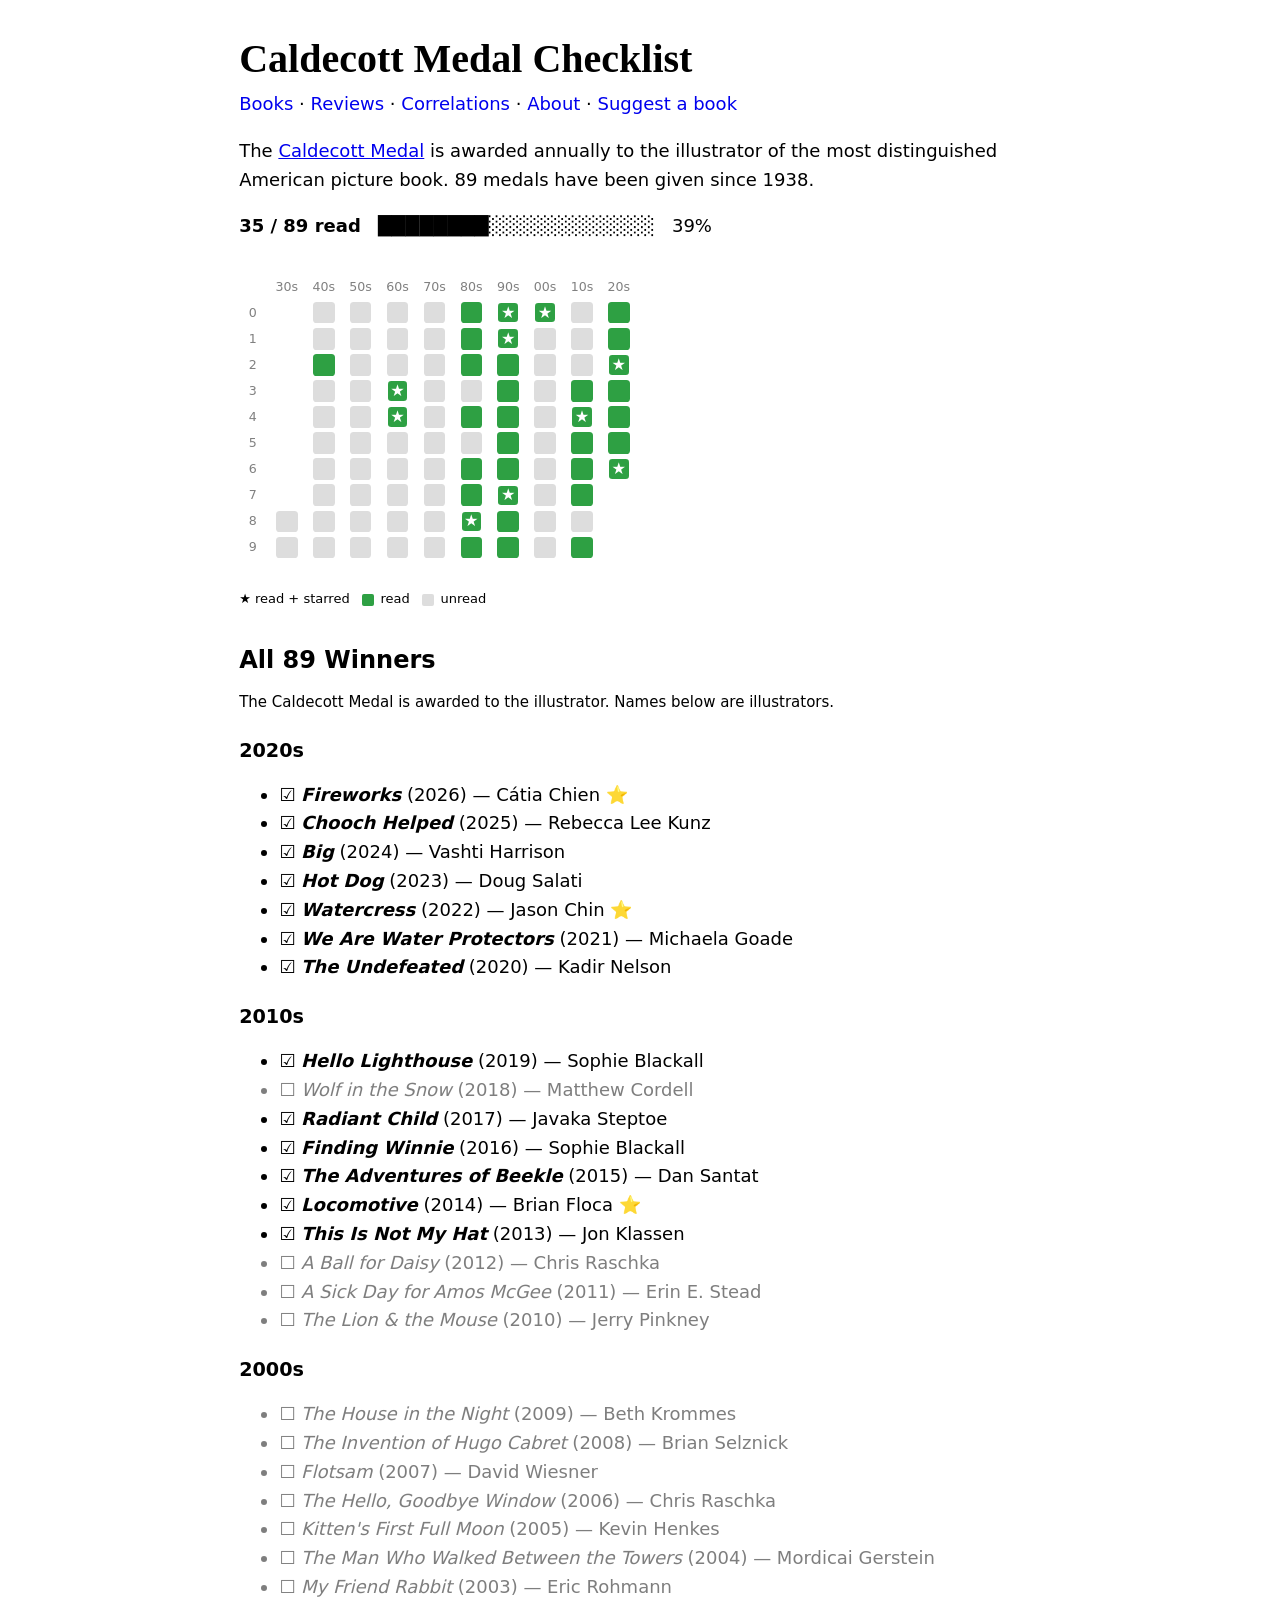
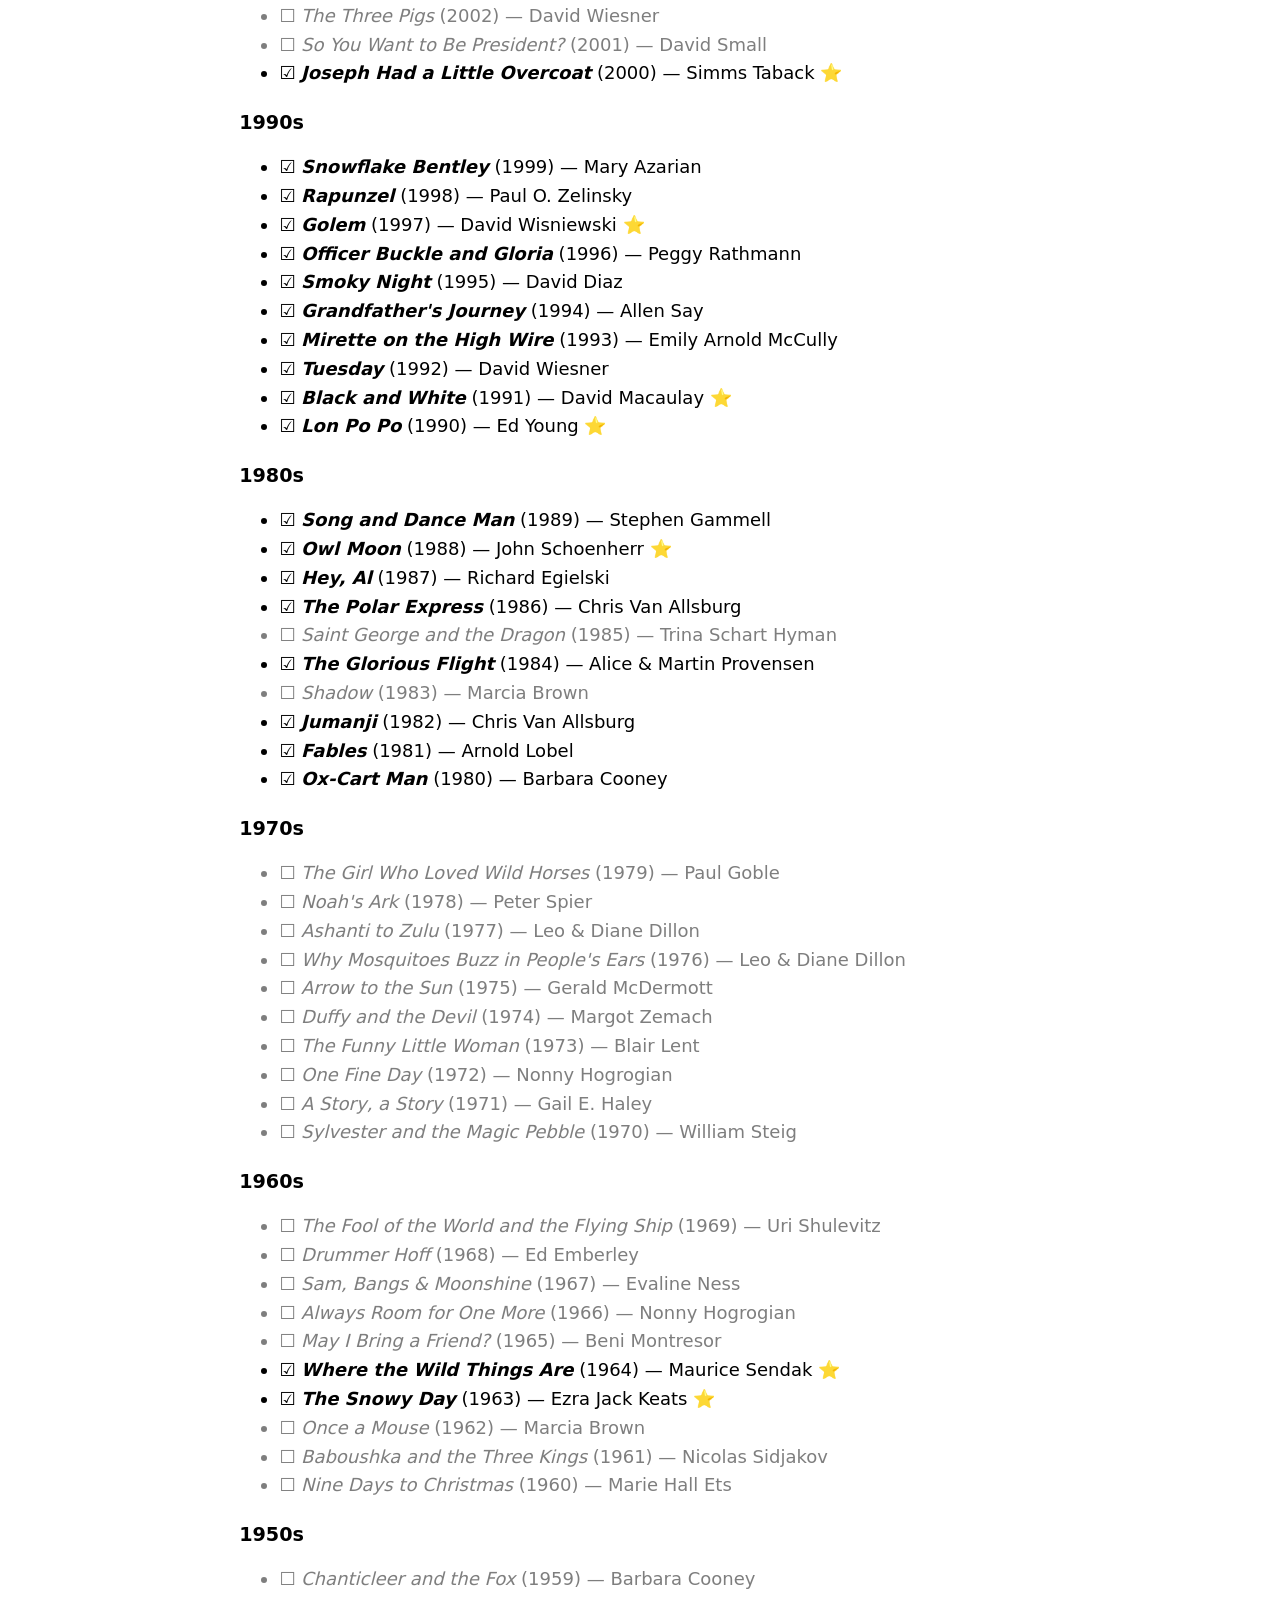
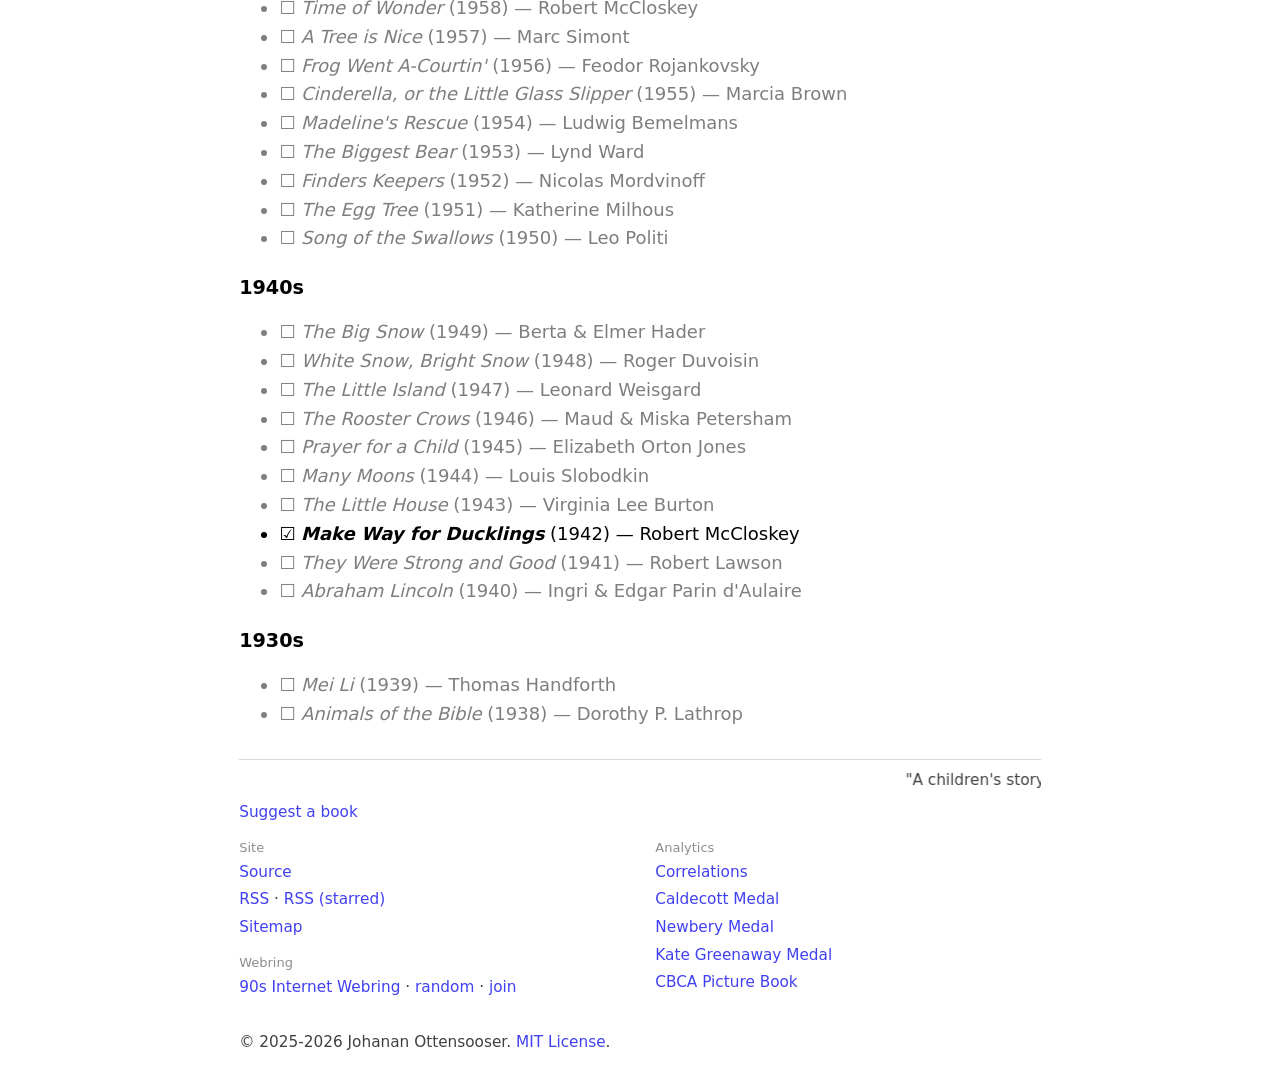
<file: awards/caldecott.html>
<!DOCTYPE html>
<html lang="en">
<head>
  <meta charset="utf-8">
  <meta name="viewport" content="width=device-width, initial-scale=1">
  <meta name="color-scheme" content="dark light">
  <meta name="description" content="Tracking progress through all 89 Caldecott Medal winners (1938–2026). A visual checklist for Books for Indigo.">
  <link rel="canonical" href="https://readingstori.es/awards/caldecott.html">
  <meta property="og:title" content="Caldecott Medal Checklist — Books for Indigo">
  <meta property="og:description" content="Tracking progress through all 89 Caldecott Medal winners (1938–2026). A visual checklist for Books for Indigo.">
  <meta property="og:type" content="website">
  <meta property="og:url" content="https://readingstori.es/awards/caldecott.html">
  <link rel="icon" href="data:image/svg+xml,<svg xmlns='http://www.w3.org/2000/svg' viewBox='0 0 100 100'><text y='.9em' font-size='90'>🏅</text></svg>">
  <link rel="stylesheet" href="../styles.css">
  <title>Caldecott Medal Checklist — Books for Indigo</title>
  <style>
    .grid { grid-template-columns: 1.5em repeat(10, 1.8em); }
  </style>
</head>
<body>
  <header>
    <h1>Caldecott Medal Checklist</h1>
  </header>
  <nav>
    <p><a href="../index.html">Books</a> · <a href="../starred.html">Reviews</a> · <a href="../correlations.html">Correlations</a> · <a href="../about.html">About</a> · <a href="https://github.com/oatsandsugar/books-for-indigo/issues/new">Suggest a book</a></p>
  </nav>
  <main>
  <p>The <a href="https://www.ala.org/alsc/awardsgrants/bookmedia/caldecott">Caldecott Medal</a> is awarded annually to the illustrator of the most distinguished American picture book. 89 medals have been given since 1938.</p>
  <p id="progress"><strong>Loading...</strong></p>
  <noscript><p><small><em>JavaScript is needed to show read/starred status from the <a href="../index.html">book list</a>.</em></small></p></noscript>

  <!-- GitHub-style contribution grid -->
  <div class="grid" role="img" aria-label="Caldecott Medal reading progress grid, organized by decade">
    <!-- Header row: decade labels -->
    <span></span>
    <span class="label">30s</span>
    <span class="label">40s</span>
    <span class="label">50s</span>
    <span class="label">60s</span>
    <span class="label">70s</span>
    <span class="label">80s</span>
    <span class="label">90s</span>
    <span class="label">00s</span>
    <span class="label">10s</span>
    <span class="label">20s</span>

    <!-- Row 0 (years ending in 0) -->
    <span class="label">0</span>
    <span class="cell empty"></span>
    <span class="cell unread" data-year="1940" title="1940 · Abraham Lincoln · Ingri &amp; Edgar Parin d'Aulaire"></span>
    <span class="cell unread" data-year="1950" title="1950 · Song of the Swallows · Leo Politi"></span>
    <span class="cell unread" data-year="1960" title="1960 · Nine Days to Christmas · Marie Hall Ets"></span>
    <span class="cell unread" data-year="1970" title="1970 · Sylvester and the Magic Pebble · William Steig"></span>
    <span class="cell unread" data-year="1980" title="1980 · Ox-Cart Man · Barbara Cooney"></span>
    <span class="cell unread" data-year="1990" title="1990 · Lon Po Po · Ed Young"></span>
    <span class="cell unread" data-year="2000" title="2000 · Joseph Had a Little Overcoat · Simms Taback"></span>
    <span class="cell unread" data-year="2010" title="2010 · The Lion &amp; the Mouse · Jerry Pinkney"></span>
    <span class="cell unread" data-year="2020" title="2020 · The Undefeated · Kadir Nelson"></span>

    <!-- Row 1 (years ending in 1) -->
    <span class="label">1</span>
    <span class="cell empty"></span>
    <span class="cell unread" data-year="1941" title="1941 · They Were Strong and Good · Robert Lawson"></span>
    <span class="cell unread" data-year="1951" title="1951 · The Egg Tree · Katherine Milhous"></span>
    <span class="cell unread" data-year="1961" title="1961 · Baboushka and the Three Kings · Nicolas Sidjakov"></span>
    <span class="cell unread" data-year="1971" title="1971 · A Story, a Story · Gail E. Haley"></span>
    <span class="cell read" data-year="1981" title="1981 · Fables · Arnold Lobel"></span>
    <span class="cell read" data-year="1991" title="1991 · Black and White · David Macaulay"></span>
    <span class="cell unread" data-year="2001" title="2001 · So You Want to Be President? · David Small"></span>
    <span class="cell unread" data-year="2011" title="2011 · A Sick Day for Amos McGee · Erin E. Stead"></span>
    <span class="cell unread" data-year="2021" title="2021 · We Are Water Protectors · Michaela Goade"></span>

    <!-- Row 2 (years ending in 2) -->
    <span class="label">2</span>
    <span class="cell empty"></span>
    <span class="cell unread" data-year="1942" title="1942 · Make Way for Ducklings · Robert McCloskey"></span>
    <span class="cell unread" data-year="1952" title="1952 · Finders Keepers · Nicolas Mordvinoff"></span>
    <span class="cell unread" data-year="1962" title="1962 · Once a Mouse · Marcia Brown"></span>
    <span class="cell unread" data-year="1972" title="1972 · One Fine Day · Nonny Hogrogian"></span>
    <span class="cell unread" data-year="1982" title="1982 · Jumanji · Chris Van Allsburg"></span>
    <span class="cell unread" data-year="1992" title="1992 · Tuesday · David Wiesner"></span>
    <span class="cell unread" data-year="2002" title="2002 · The Three Pigs · David Wiesner"></span>
    <span class="cell unread" data-year="2012" title="2012 · A Ball for Daisy · Chris Raschka"></span>
    <span class="cell unread" data-year="2022" title="2022 · Watercress · Jason Chin"></span>

    <!-- Row 3 (years ending in 3) -->
    <span class="label">3</span>
    <span class="cell empty"></span>
    <span class="cell unread" data-year="1943" title="1943 · The Little House · Virginia Lee Burton"></span>
    <span class="cell unread" data-year="1953" title="1953 · The Biggest Bear · Lynd Ward"></span>
    <span class="cell unread" data-year="1963" title="1963 · The Snowy Day · Ezra Jack Keats"></span>
    <span class="cell unread" data-year="1973" title="1973 · The Funny Little Woman · Blair Lent"></span>
    <span class="cell unread" data-year="1983" title="1983 · Shadow · Marcia Brown"></span>
    <span class="cell unread" data-year="1993" title="1993 · Mirette on the High Wire · Emily Arnold McCully"></span>
    <span class="cell unread" data-year="2003" title="2003 · My Friend Rabbit · Eric Rohmann"></span>
    <span class="cell unread" data-year="2013" title="2013 · This Is Not My Hat · Jon Klassen"></span>
    <span class="cell unread" data-year="2023" title="2023 · Hot Dog · Doug Salati"></span>

    <!-- Row 4 (years ending in 4) -->
    <span class="label">4</span>
    <span class="cell empty"></span>
    <span class="cell unread" data-year="1944" title="1944 · Many Moons · Louis Slobodkin"></span>
    <span class="cell unread" data-year="1954" title="1954 · Madeline's Rescue · Ludwig Bemelmans"></span>
    <span class="cell unread" data-year="1964" title="1964 · Where the Wild Things Are · Maurice Sendak"></span>
    <span class="cell unread" data-year="1974" title="1974 · Duffy and the Devil · Margot Zemach"></span>
    <span class="cell unread" data-year="1984" title="1984 · The Glorious Flight · Alice &amp; Martin Provensen"></span>
    <span class="cell unread" data-year="1994" title="1994 · Grandfather's Journey · Allen Say"></span>
    <span class="cell unread" data-year="2004" title="2004 · The Man Who Walked Between the Towers · Mordicai Gerstein"></span>
    <span class="cell unread" data-year="2014" title="2014 · Locomotive · Brian Floca"></span>
    <span class="cell unread" data-year="2024" title="2024 · Big · Vashti Harrison"></span>

    <!-- Row 5 (years ending in 5) -->
    <span class="label">5</span>
    <span class="cell empty"></span>
    <span class="cell unread" data-year="1945" title="1945 · Prayer for a Child · Elizabeth Orton Jones"></span>
    <span class="cell unread" data-year="1955" title="1955 · Cinderella, or the Little Glass Slipper · Marcia Brown"></span>
    <span class="cell unread" data-year="1965" title="1965 · May I Bring a Friend? · Beni Montresor"></span>
    <span class="cell unread" data-year="1975" title="1975 · Arrow to the Sun · Gerald McDermott"></span>
    <span class="cell unread" data-year="1985" title="1985 · Saint George and the Dragon · Trina Schart Hyman"></span>
    <span class="cell unread" data-year="1995" title="1995 · Smoky Night · David Diaz"></span>
    <span class="cell unread" data-year="2005" title="2005 · Kitten's First Full Moon · Kevin Henkes"></span>
    <span class="cell unread" data-year="2015" title="2015 · The Adventures of Beekle · Dan Santat"></span>
    <span class="cell unread" data-year="2025" title="2025 · Chooch Helped · Rebecca Lee Kunz"></span>

    <!-- Row 6 (years ending in 6) -->
    <span class="label">6</span>
    <span class="cell empty"></span>
    <span class="cell unread" data-year="1946" title="1946 · The Rooster Crows · Maud &amp; Miska Petersham"></span>
    <span class="cell unread" data-year="1956" title="1956 · Frog Went A-Courtin' · Feodor Rojankovsky"></span>
    <span class="cell unread" data-year="1966" title="1966 · Always Room for One More · Nonny Hogrogian"></span>
    <span class="cell unread" data-year="1976" title="1976 · Why Mosquitoes Buzz in People's Ears · Leo &amp; Diane Dillon"></span>
    <span class="cell unread" data-year="1986" title="1986 · The Polar Express · Chris Van Allsburg"></span>
    <span class="cell unread" data-year="1996" title="1996 · Officer Buckle and Gloria · Peggy Rathmann"></span>
    <span class="cell unread" data-year="2006" title="2006 · The Hello, Goodbye Window · Chris Raschka"></span>
    <span class="cell unread" data-year="2016" title="2016 · Finding Winnie · Sophie Blackall"></span>
    <span class="cell unread" data-year="2026" title="2026 · Fireworks · Cátia Chien"></span>

    <!-- Row 7 (years ending in 7) -->
    <span class="label">7</span>
    <span class="cell empty"></span>
    <span class="cell unread" data-year="1947" title="1947 · The Little Island · Leonard Weisgard"></span>
    <span class="cell unread" data-year="1957" title="1957 · A Tree is Nice · Marc Simont"></span>
    <span class="cell unread" data-year="1967" title="1967 · Sam, Bangs &amp; Moonshine · Evaline Ness"></span>
    <span class="cell unread" data-year="1977" title="1977 · Ashanti to Zulu · Leo &amp; Diane Dillon"></span>
    <span class="cell unread" data-year="1987" title="1987 · Hey, Al · Richard Egielski"></span>
    <span class="cell unread" data-year="1997" title="1997 · Golem · David Wisniewski"></span>
    <span class="cell unread" data-year="2007" title="2007 · Flotsam · David Wiesner"></span>
    <span class="cell unread" data-year="2017" title="2017 · Radiant Child · Javaka Steptoe"></span>
    <span class="cell empty"></span>

    <!-- Row 8 (years ending in 8) -->
    <span class="label">8</span>
    <span class="cell unread" data-year="1938" title="1938 · Animals of the Bible · Dorothy P. Lathrop"></span>
    <span class="cell unread" data-year="1948" title="1948 · White Snow, Bright Snow · Roger Duvoisin"></span>
    <span class="cell unread" data-year="1958" title="1958 · Time of Wonder · Robert McCloskey"></span>
    <span class="cell unread" data-year="1968" title="1968 · Drummer Hoff · Ed Emberley"></span>
    <span class="cell unread" data-year="1978" title="1978 · Noah's Ark · Peter Spier"></span>
    <span class="cell unread" data-year="1988" title="1988 · Owl Moon · John Schoenherr"></span>
    <span class="cell read" data-year="1998" title="1998 · Rapunzel · Paul O. Zelinsky"></span>
    <span class="cell unread" data-year="2008" title="2008 · The Invention of Hugo Cabret · Brian Selznick"></span>
    <span class="cell unread" data-year="2018" title="2018 · Wolf in the Snow · Matthew Cordell"></span>
    <span class="cell empty"></span>

    <!-- Row 9 (years ending in 9) -->
    <span class="label">9</span>
    <span class="cell unread" data-year="1939" title="1939 · Mei Li · Thomas Handforth"></span>
    <span class="cell unread" data-year="1949" title="1949 · The Big Snow · Berta &amp; Elmer Hader"></span>
    <span class="cell unread" data-year="1959" title="1959 · Chanticleer and the Fox · Barbara Cooney"></span>
    <span class="cell unread" data-year="1969" title="1969 · The Fool of the World and the Flying Ship · Uri Shulevitz"></span>
    <span class="cell unread" data-year="1979" title="1979 · The Girl Who Loved Wild Horses · Paul Goble"></span>
    <span class="cell unread" data-year="1989" title="1989 · Song and Dance Man · Stephen Gammell"></span>
    <span class="cell read" data-year="1999" title="1999 · Snowflake Bentley · Mary Azarian"></span>
    <span class="cell unread" data-year="2009" title="2009 · The House in the Night · Beth Krommes"></span>
    <span class="cell unread" data-year="2019" title="2019 · Hello Lighthouse · Sophie Blackall"></span>
    <span class="cell empty"></span>
  </div>

  <p class="legend">
    ★ read + starred &nbsp;
    <span class="swatch read"></span> read &nbsp;
    <span class="swatch unread"></span> unread
  </p>

  <h2>All 89 Winners</h2>
  <p><small>The Caldecott Medal is awarded to the illustrator. Names below are illustrators.</small></p>

  <h3>2020s</h3>
  <ul>
    <li class="list-unread" data-year="2026"><span class="cb">☐</span> <cite>Fireworks</cite> (2026) — Cátia Chien<span class="star"></span></li>
    <li class="list-unread" data-year="2025"><span class="cb">☐</span> <cite>Chooch Helped</cite> (2025) — Rebecca Lee Kunz<span class="star"></span></li>
    <li class="list-unread" data-year="2024"><span class="cb">☐</span> <cite>Big</cite> (2024) — Vashti Harrison<span class="star"></span></li>
    <li class="list-unread" data-year="2023"><span class="cb">☐</span> <cite>Hot Dog</cite> (2023) — Doug Salati<span class="star"></span></li>
    <li class="list-unread" data-year="2022"><span class="cb">☐</span> <cite>Watercress</cite> (2022) — Jason Chin<span class="star"></span></li>
    <li class="list-unread" data-year="2021"><span class="cb">☐</span> <cite>We Are Water Protectors</cite> (2021) — Michaela Goade<span class="star"></span></li>
    <li class="list-unread" data-year="2020"><span class="cb">☐</span> <cite>The Undefeated</cite> (2020) — Kadir Nelson<span class="star"></span></li>
  </ul>

  <h3>2010s</h3>
  <ul>
    <li class="list-unread" data-year="2019"><span class="cb">☐</span> <cite>Hello Lighthouse</cite> (2019) — Sophie Blackall<span class="star"></span></li>
    <li class="list-unread" data-year="2018"><span class="cb">☐</span> <cite>Wolf in the Snow</cite> (2018) — Matthew Cordell<span class="star"></span></li>
    <li class="list-unread" data-year="2017"><span class="cb">☐</span> <cite>Radiant Child</cite> (2017) — Javaka Steptoe<span class="star"></span></li>
    <li class="list-unread" data-year="2016"><span class="cb">☐</span> <cite>Finding Winnie</cite> (2016) — Sophie Blackall<span class="star"></span></li>
    <li class="list-unread" data-year="2015"><span class="cb">☐</span> <cite>The Adventures of Beekle</cite> (2015) — Dan Santat<span class="star"></span></li>
    <li class="list-unread" data-year="2014"><span class="cb">☐</span> <cite>Locomotive</cite> (2014) — Brian Floca<span class="star"></span></li>
    <li class="list-unread" data-year="2013"><span class="cb">☐</span> <cite>This Is Not My Hat</cite> (2013) — Jon Klassen<span class="star"></span></li>
    <li class="list-unread" data-year="2012"><span class="cb">☐</span> <cite>A Ball for Daisy</cite> (2012) — Chris Raschka<span class="star"></span></li>
    <li class="list-unread" data-year="2011"><span class="cb">☐</span> <cite>A Sick Day for Amos McGee</cite> (2011) — Erin E. Stead<span class="star"></span></li>
    <li class="list-unread" data-year="2010"><span class="cb">☐</span> <cite>The Lion &amp; the Mouse</cite> (2010) — Jerry Pinkney<span class="star"></span></li>
  </ul>

  <h3>2000s</h3>
  <ul>
    <li class="list-unread" data-year="2009"><span class="cb">☐</span> <cite>The House in the Night</cite> (2009) — Beth Krommes<span class="star"></span></li>
    <li class="list-unread" data-year="2008"><span class="cb">☐</span> <cite>The Invention of Hugo Cabret</cite> (2008) — Brian Selznick<span class="star"></span></li>
    <li class="list-unread" data-year="2007"><span class="cb">☐</span> <cite>Flotsam</cite> (2007) — David Wiesner<span class="star"></span></li>
    <li class="list-unread" data-year="2006"><span class="cb">☐</span> <cite>The Hello, Goodbye Window</cite> (2006) — Chris Raschka<span class="star"></span></li>
    <li class="list-unread" data-year="2005"><span class="cb">☐</span> <cite>Kitten's First Full Moon</cite> (2005) — Kevin Henkes<span class="star"></span></li>
    <li class="list-unread" data-year="2004"><span class="cb">☐</span> <cite>The Man Who Walked Between the Towers</cite> (2004) — Mordicai Gerstein<span class="star"></span></li>
    <li class="list-unread" data-year="2003"><span class="cb">☐</span> <cite>My Friend Rabbit</cite> (2003) — Eric Rohmann<span class="star"></span></li>
    <li class="list-unread" data-year="2002"><span class="cb">☐</span> <cite>The Three Pigs</cite> (2002) — David Wiesner<span class="star"></span></li>
    <li class="list-unread" data-year="2001"><span class="cb">☐</span> <cite>So You Want to Be President?</cite> (2001) — David Small<span class="star"></span></li>
    <li class="list-unread" data-year="2000"><span class="cb">☐</span> <cite>Joseph Had a Little Overcoat</cite> (2000) — Simms Taback<span class="star"></span></li>
  </ul>

  <h3>1990s</h3>
  <ul>
    <li class="list-read" data-year="1999"><span class="cb">☑</span> <cite>Snowflake Bentley</cite> (1999) — Mary Azarian<span class="star"></span></li>
    <li class="list-read" data-year="1998"><span class="cb">☑</span> <cite>Rapunzel</cite> (1998) — Paul O. Zelinsky<span class="star"></span></li>
    <li class="list-unread" data-year="1997"><span class="cb">☐</span> <cite>Golem</cite> (1997) — David Wisniewski<span class="star"></span></li>
    <li class="list-unread" data-year="1996"><span class="cb">☐</span> <cite>Officer Buckle and Gloria</cite> (1996) — Peggy Rathmann<span class="star"></span></li>
    <li class="list-unread" data-year="1995"><span class="cb">☐</span> <cite>Smoky Night</cite> (1995) — David Diaz<span class="star"></span></li>
    <li class="list-unread" data-year="1994"><span class="cb">☐</span> <cite>Grandfather's Journey</cite> (1994) — Allen Say<span class="star"></span></li>
    <li class="list-unread" data-year="1993"><span class="cb">☐</span> <cite>Mirette on the High Wire</cite> (1993) — Emily Arnold McCully<span class="star"></span></li>
    <li class="list-unread" data-year="1992"><span class="cb">☐</span> <cite>Tuesday</cite> (1992) — David Wiesner<span class="star"></span></li>
    <li class="list-read" data-year="1991"><span class="cb">☑</span> <cite>Black and White</cite> (1991) — David Macaulay<span class="star"></span></li>
    <li class="list-unread" data-year="1990"><span class="cb">☐</span> <cite>Lon Po Po</cite> (1990) — Ed Young<span class="star"></span></li>
  </ul>

  <h3>1980s</h3>
  <ul>
    <li class="list-unread" data-year="1989"><span class="cb">☐</span> <cite>Song and Dance Man</cite> (1989) — Stephen Gammell<span class="star"></span></li>
    <li class="list-unread" data-year="1988"><span class="cb">☐</span> <cite>Owl Moon</cite> (1988) — John Schoenherr<span class="star"></span></li>
    <li class="list-unread" data-year="1987"><span class="cb">☐</span> <cite>Hey, Al</cite> (1987) — Richard Egielski<span class="star"></span></li>
    <li class="list-unread" data-year="1986"><span class="cb">☐</span> <cite>The Polar Express</cite> (1986) — Chris Van Allsburg<span class="star"></span></li>
    <li class="list-unread" data-year="1985"><span class="cb">☐</span> <cite>Saint George and the Dragon</cite> (1985) — Trina Schart Hyman<span class="star"></span></li>
    <li class="list-unread" data-year="1984"><span class="cb">☐</span> <cite>The Glorious Flight</cite> (1984) — Alice &amp; Martin Provensen<span class="star"></span></li>
    <li class="list-unread" data-year="1983"><span class="cb">☐</span> <cite>Shadow</cite> (1983) — Marcia Brown<span class="star"></span></li>
    <li class="list-unread" data-year="1982"><span class="cb">☐</span> <cite>Jumanji</cite> (1982) — Chris Van Allsburg<span class="star"></span></li>
    <li class="list-read" data-year="1981"><span class="cb">☑</span> <cite>Fables</cite> (1981) — Arnold Lobel<span class="star"></span></li>
    <li class="list-unread" data-year="1980"><span class="cb">☐</span> <cite>Ox-Cart Man</cite> (1980) — Barbara Cooney<span class="star"></span></li>
  </ul>

  <h3>1970s</h3>
  <ul>
    <li class="list-unread" data-year="1979"><span class="cb">☐</span> <cite>The Girl Who Loved Wild Horses</cite> (1979) — Paul Goble<span class="star"></span></li>
    <li class="list-unread" data-year="1978"><span class="cb">☐</span> <cite>Noah's Ark</cite> (1978) — Peter Spier<span class="star"></span></li>
    <li class="list-unread" data-year="1977"><span class="cb">☐</span> <cite>Ashanti to Zulu</cite> (1977) — Leo &amp; Diane Dillon<span class="star"></span></li>
    <li class="list-unread" data-year="1976"><span class="cb">☐</span> <cite>Why Mosquitoes Buzz in People's Ears</cite> (1976) — Leo &amp; Diane Dillon<span class="star"></span></li>
    <li class="list-unread" data-year="1975"><span class="cb">☐</span> <cite>Arrow to the Sun</cite> (1975) — Gerald McDermott<span class="star"></span></li>
    <li class="list-unread" data-year="1974"><span class="cb">☐</span> <cite>Duffy and the Devil</cite> (1974) — Margot Zemach<span class="star"></span></li>
    <li class="list-unread" data-year="1973"><span class="cb">☐</span> <cite>The Funny Little Woman</cite> (1973) — Blair Lent<span class="star"></span></li>
    <li class="list-unread" data-year="1972"><span class="cb">☐</span> <cite>One Fine Day</cite> (1972) — Nonny Hogrogian<span class="star"></span></li>
    <li class="list-unread" data-year="1971"><span class="cb">☐</span> <cite>A Story, a Story</cite> (1971) — Gail E. Haley<span class="star"></span></li>
    <li class="list-unread" data-year="1970"><span class="cb">☐</span> <cite>Sylvester and the Magic Pebble</cite> (1970) — William Steig<span class="star"></span></li>
  </ul>

  <h3>1960s</h3>
  <ul>
    <li class="list-unread" data-year="1969"><span class="cb">☐</span> <cite>The Fool of the World and the Flying Ship</cite> (1969) — Uri Shulevitz<span class="star"></span></li>
    <li class="list-unread" data-year="1968"><span class="cb">☐</span> <cite>Drummer Hoff</cite> (1968) — Ed Emberley<span class="star"></span></li>
    <li class="list-unread" data-year="1967"><span class="cb">☐</span> <cite>Sam, Bangs &amp; Moonshine</cite> (1967) — Evaline Ness<span class="star"></span></li>
    <li class="list-unread" data-year="1966"><span class="cb">☐</span> <cite>Always Room for One More</cite> (1966) — Nonny Hogrogian<span class="star"></span></li>
    <li class="list-unread" data-year="1965"><span class="cb">☐</span> <cite>May I Bring a Friend?</cite> (1965) — Beni Montresor<span class="star"></span></li>
    <li class="list-unread" data-year="1964"><span class="cb">☐</span> <cite>Where the Wild Things Are</cite> (1964) — Maurice Sendak<span class="star"></span></li>
    <li class="list-unread" data-year="1963"><span class="cb">☐</span> <cite>The Snowy Day</cite> (1963) — Ezra Jack Keats<span class="star"></span></li>
    <li class="list-unread" data-year="1962"><span class="cb">☐</span> <cite>Once a Mouse</cite> (1962) — Marcia Brown<span class="star"></span></li>
    <li class="list-unread" data-year="1961"><span class="cb">☐</span> <cite>Baboushka and the Three Kings</cite> (1961) — Nicolas Sidjakov<span class="star"></span></li>
    <li class="list-unread" data-year="1960"><span class="cb">☐</span> <cite>Nine Days to Christmas</cite> (1960) — Marie Hall Ets<span class="star"></span></li>
  </ul>

  <h3>1950s</h3>
  <ul>
    <li class="list-unread" data-year="1959"><span class="cb">☐</span> <cite>Chanticleer and the Fox</cite> (1959) — Barbara Cooney<span class="star"></span></li>
    <li class="list-unread" data-year="1958"><span class="cb">☐</span> <cite>Time of Wonder</cite> (1958) — Robert McCloskey<span class="star"></span></li>
    <li class="list-unread" data-year="1957"><span class="cb">☐</span> <cite>A Tree is Nice</cite> (1957) — Marc Simont<span class="star"></span></li>
    <li class="list-unread" data-year="1956"><span class="cb">☐</span> <cite>Frog Went A-Courtin'</cite> (1956) — Feodor Rojankovsky<span class="star"></span></li>
    <li class="list-unread" data-year="1955"><span class="cb">☐</span> <cite>Cinderella, or the Little Glass Slipper</cite> (1955) — Marcia Brown<span class="star"></span></li>
    <li class="list-unread" data-year="1954"><span class="cb">☐</span> <cite>Madeline's Rescue</cite> (1954) — Ludwig Bemelmans<span class="star"></span></li>
    <li class="list-unread" data-year="1953"><span class="cb">☐</span> <cite>The Biggest Bear</cite> (1953) — Lynd Ward<span class="star"></span></li>
    <li class="list-unread" data-year="1952"><span class="cb">☐</span> <cite>Finders Keepers</cite> (1952) — Nicolas Mordvinoff<span class="star"></span></li>
    <li class="list-unread" data-year="1951"><span class="cb">☐</span> <cite>The Egg Tree</cite> (1951) — Katherine Milhous<span class="star"></span></li>
    <li class="list-unread" data-year="1950"><span class="cb">☐</span> <cite>Song of the Swallows</cite> (1950) — Leo Politi<span class="star"></span></li>
  </ul>

  <h3>1940s</h3>
  <ul>
    <li class="list-unread" data-year="1949"><span class="cb">☐</span> <cite>The Big Snow</cite> (1949) — Berta &amp; Elmer Hader<span class="star"></span></li>
    <li class="list-unread" data-year="1948"><span class="cb">☐</span> <cite>White Snow, Bright Snow</cite> (1948) — Roger Duvoisin<span class="star"></span></li>
    <li class="list-unread" data-year="1947"><span class="cb">☐</span> <cite>The Little Island</cite> (1947) — Leonard Weisgard<span class="star"></span></li>
    <li class="list-unread" data-year="1946"><span class="cb">☐</span> <cite>The Rooster Crows</cite> (1946) — Maud &amp; Miska Petersham<span class="star"></span></li>
    <li class="list-unread" data-year="1945"><span class="cb">☐</span> <cite>Prayer for a Child</cite> (1945) — Elizabeth Orton Jones<span class="star"></span></li>
    <li class="list-unread" data-year="1944"><span class="cb">☐</span> <cite>Many Moons</cite> (1944) — Louis Slobodkin<span class="star"></span></li>
    <li class="list-unread" data-year="1943"><span class="cb">☐</span> <cite>The Little House</cite> (1943) — Virginia Lee Burton<span class="star"></span></li>
    <li class="list-unread" data-year="1942"><span class="cb">☐</span> <cite>Make Way for Ducklings</cite> (1942) — Robert McCloskey<span class="star"></span></li>
    <li class="list-unread" data-year="1941"><span class="cb">☐</span> <cite>They Were Strong and Good</cite> (1941) — Robert Lawson<span class="star"></span></li>
    <li class="list-unread" data-year="1940"><span class="cb">☐</span> <cite>Abraham Lincoln</cite> (1940) — Ingri &amp; Edgar Parin d'Aulaire<span class="star"></span></li>
  </ul>

  <h3>1930s</h3>
  <ul>
    <li class="list-unread" data-year="1939"><span class="cb">☐</span> <cite>Mei Li</cite> (1939) — Thomas Handforth<span class="star"></span></li>
    <li class="list-unread" data-year="1938"><span class="cb">☐</span> <cite>Animals of the Bible</cite> (1938) — Dorothy P. Lathrop<span class="star"></span></li>
  </ul>

  </main>
  <footer>
  <hr>
  <marquee>"A children's story that can only be enjoyed by children is not a good children's story in the slightest." -- C.S. Lewis, <cite>On Three Ways of Writing for Children</cite> (1952)</marquee>
  <p><a href="https://github.com/oatsandsugar/books-for-indigo/issues/new">Suggest a book</a></p>
  <div class="footer-columns">
    <div>
      <h3>Site</h3>
      <ul>
        <li><a href="https://github.com/oatsandsugar/books-for-indigo">Source</a></li>
        <li><a href="../feed.xml">RSS</a> · <a href="../starred.xml">RSS (starred)</a></li>
        <li><a href="../sitemap.xml">Sitemap</a></li>
      </ul>
      <h3>Webring</h3>
      <ul>
        <li><a href="https://90s-internet.com">90s Internet Webring</a> · <a href="https://90s-internet.com/#random">random</a> · <a href="https://github.com/oatsandsugar/90s-internet/issues/new?title=Join%20the%20webring&amp;labels=join">join</a></li>
      </ul>
    </div>
    <div>
      <h3>Analytics</h3>
      <ul>
        <li><a href="../correlations.html">Correlations</a></li>
        <li><a href="caldecott.html">Caldecott Medal</a></li>
        <li><a href="newbery.html">Newbery Medal</a></li>
        <li><a href="greenaway.html">Kate Greenaway Medal</a></li>
        <li><a href="cbca.html">CBCA Picture Book</a></li>
      </ul>
    </div>
  </div>
  <p class="footer-copyright">© 2025-2026 Johanan Ottensooser. <a href="https://github.com/oatsandsugar/books-for-indigo/blob/main/LICENSE">MIT License</a>.</p>
  </footer>

  <script>
    fetch('../index.html')
      .then(function(r) { return r.text(); })
      .then(function(html) {
        var doc = new DOMParser().parseFromString(html, 'text/html');
        var read = {};
        doc.querySelectorAll('[data-caldecott-medal]').forEach(function(el) {
          read[el.getAttribute('data-caldecott-medal')] = el.hasAttribute('data-starred');
        });

        var count = 0;
        var total = document.querySelectorAll('.cell[data-year]').length;

        // Update grid
        document.querySelectorAll('.cell[data-year]').forEach(function(cell) {
          var y = cell.dataset.year;
          if (y in read) {
            count++;
            cell.classList.remove('unread');
            if (read[y]) {
              cell.classList.add('starred');
              cell.textContent = '\u2605';
            } else {
              cell.classList.add('read');
            }
          }
        });

        // Update list
        document.querySelectorAll('li[data-year]').forEach(function(li) {
          var y = li.dataset.year;
          if (y in read) {
            li.classList.remove('list-unread');
            li.classList.add('list-read');
            li.querySelector('.cb').textContent = '\u2611';
            if (read[y]) {
              li.querySelector('.star').textContent = ' \u2B50';
            }
          }
        });

        // Update progress
        var pct = Math.round(count / total * 100);
        var filled = Math.round(count / total * 20);
        var bar = '\u2588'.repeat(filled) + '\u2591'.repeat(20 - filled);
        document.getElementById('progress').innerHTML =
          '<strong>' + count + ' / ' + total + ' read</strong> &nbsp; ' + bar + ' &nbsp; ' + pct + '%';
      });
  </script>
</body>
</html>
</file>
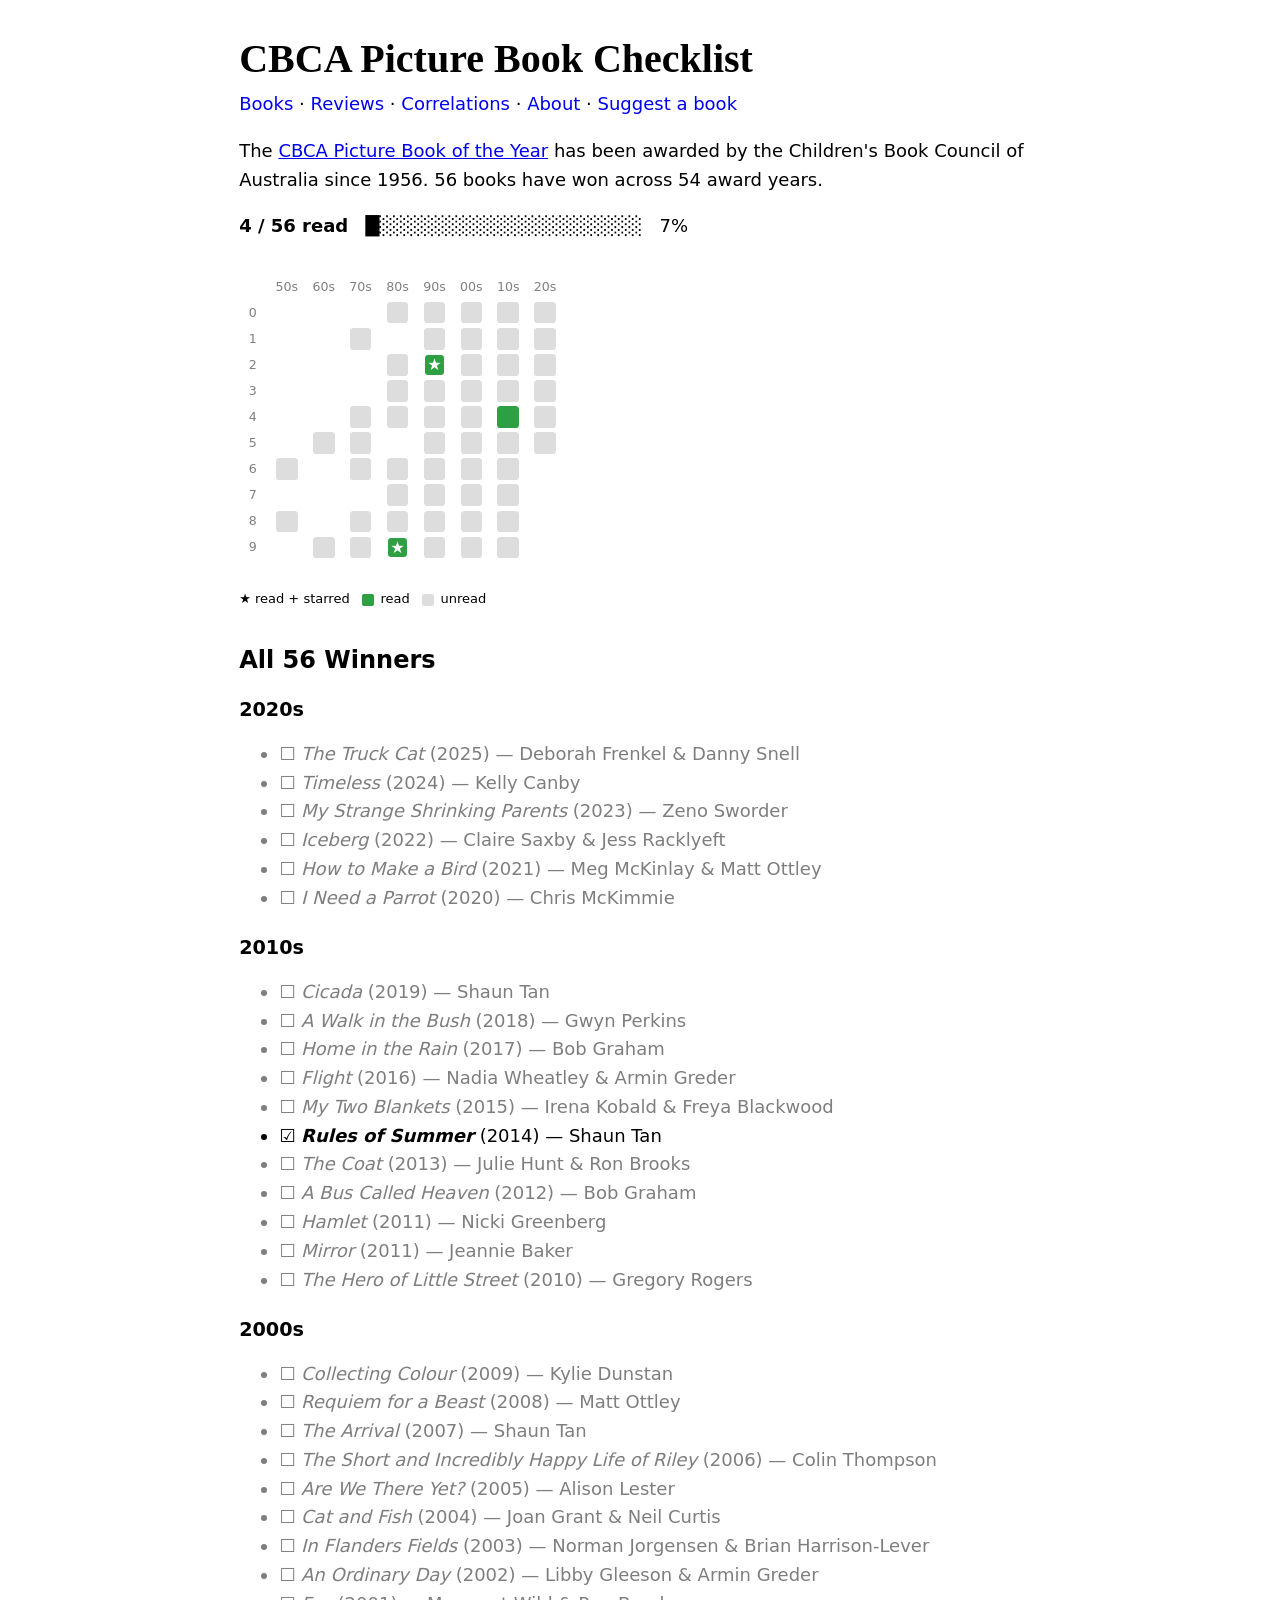
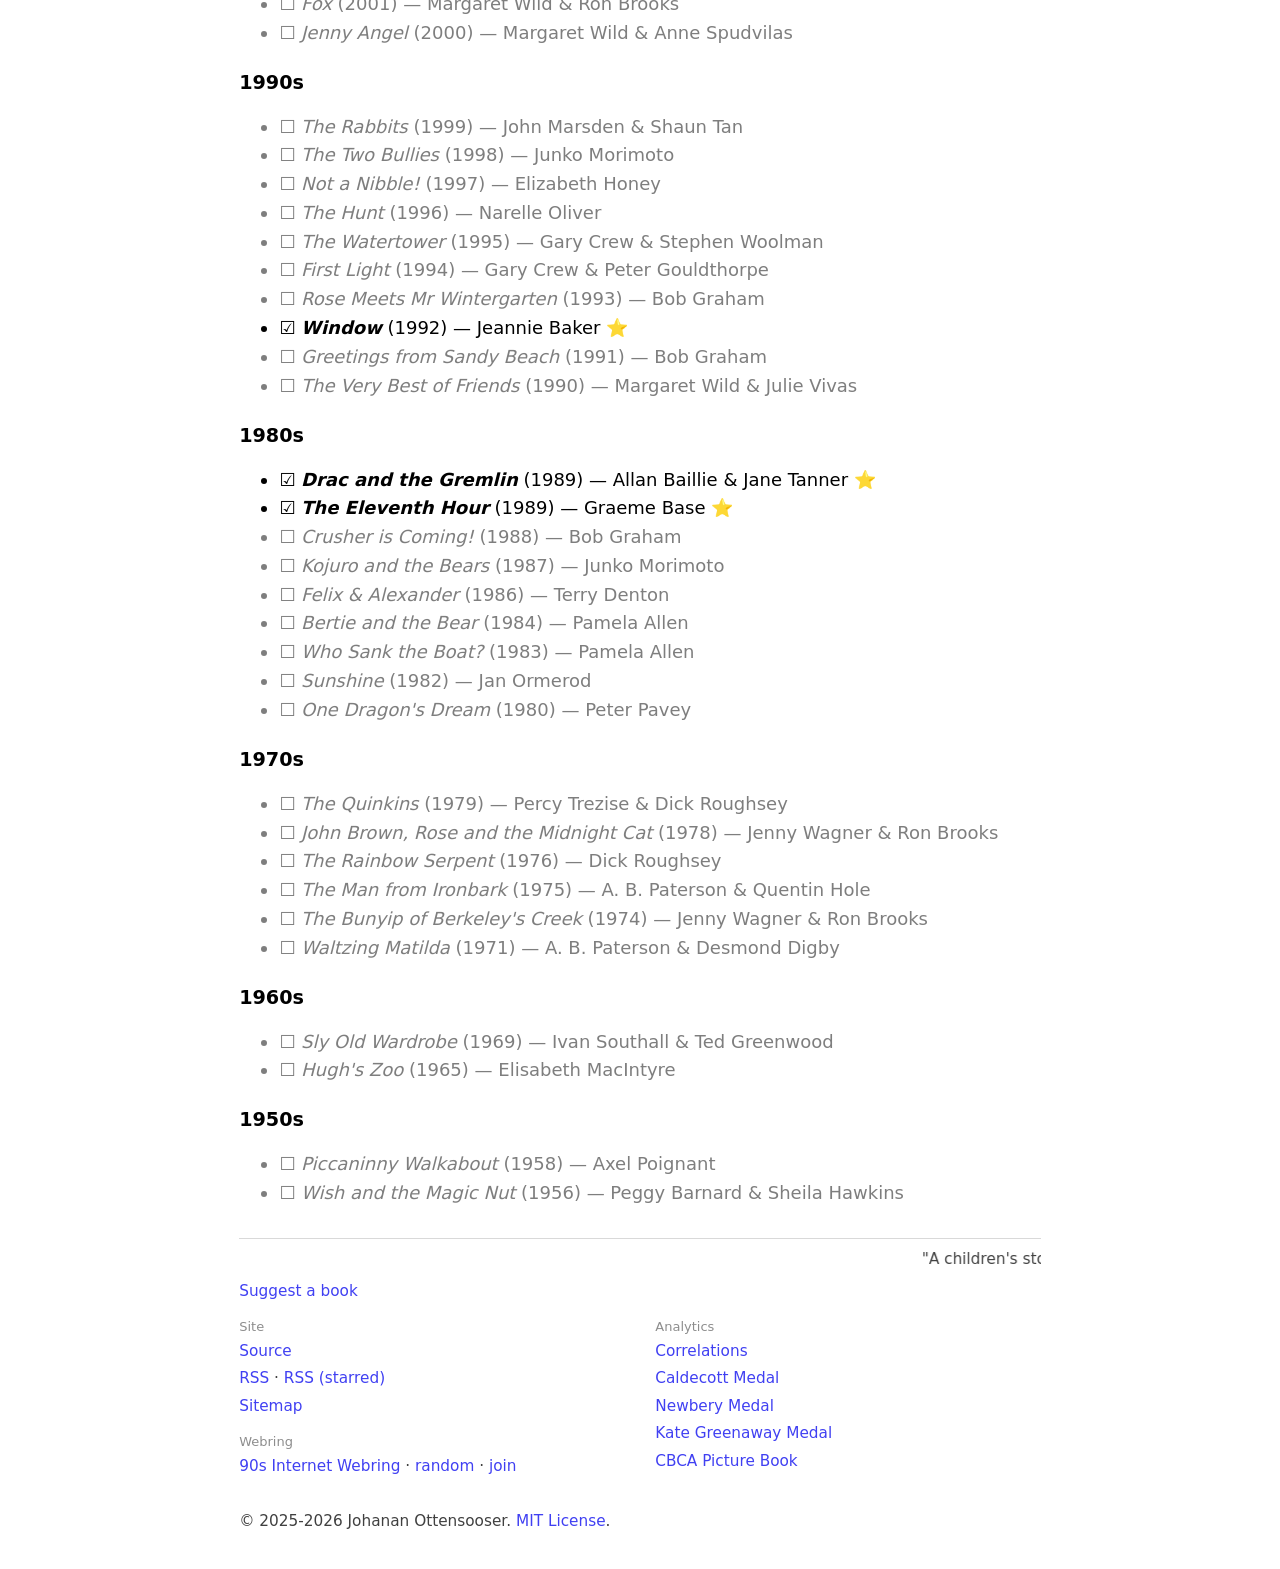
<file: awards/cbca.html>
<!DOCTYPE html>
<html lang="en">
<head>
  <meta charset="utf-8">
  <meta name="viewport" content="width=device-width, initial-scale=1">
  <meta name="color-scheme" content="dark light">
  <meta name="description" content="Tracking progress through CBCA Picture Book of the Year winners (1956–2025). A visual checklist for Books for Indigo.">
  <link rel="canonical" href="https://readingstori.es/awards/cbca.html">
  <meta property="og:title" content="CBCA Picture Book Checklist — Books for Indigo">
  <meta property="og:description" content="Tracking progress through CBCA Picture Book of the Year winners (1956–2025). A visual checklist for Books for Indigo.">
  <meta property="og:type" content="website">
  <meta property="og:url" content="https://readingstori.es/awards/cbca.html">
  <link rel="icon" href="data:image/svg+xml,<svg xmlns='http://www.w3.org/2000/svg' viewBox='0 0 100 100'><text y='.9em' font-size='90'>🏅</text></svg>">
  <link rel="stylesheet" href="../styles.css">
  <title>CBCA Picture Book Checklist — Books for Indigo</title>
  <style>
    .grid { grid-template-columns: 1.5em repeat(8, 1.8em); }
  </style>
</head>
<body>
  <header>
    <h1>CBCA Picture Book Checklist</h1>
  </header>
  <nav>
    <p><a href="../index.html">Books</a> · <a href="../starred.html">Reviews</a> · <a href="../correlations.html">Correlations</a> · <a href="../about.html">About</a> · <a href="https://github.com/oatsandsugar/books-for-indigo/issues/new">Suggest a book</a></p>
  </nav>
  <main>
  <p>The <a href="https://cbca.org.au/">CBCA Picture Book of the Year</a> has been awarded by the Children's Book Council of Australia since 1956. 56 books have won across 54 award years.</p>
  <p id="progress"><strong>Loading...</strong></p>
  <noscript><p><small><em>JavaScript is needed to show read/starred status from the <a href="../index.html">book list</a>.</em></small></p></noscript>

  <div class="grid" role="img" aria-label="CBCA Picture Book of the Year reading progress grid, organized by decade">
    <!-- Header row -->
    <span></span>
    <span class="label">50s</span>
    <span class="label">60s</span>
    <span class="label">70s</span>
    <span class="label">80s</span>
    <span class="label">90s</span>
    <span class="label">00s</span>
    <span class="label">10s</span>
    <span class="label">20s</span>

    <!-- Row 0 -->
    <span class="label">0</span>
    <span class="cell empty"></span>
    <span class="cell empty"></span>
    <span class="cell empty"></span>
    <span class="cell unread" data-year="1980" title="1980 · One Dragon's Dream · Peter Pavey"></span>
    <span class="cell unread" data-year="1990" title="1990 · The Very Best of Friends · Margaret Wild &amp; Julie Vivas"></span>
    <span class="cell unread" data-year="2000" title="2000 · Jenny Angel · Margaret Wild &amp; Anne Spudvilas"></span>
    <span class="cell unread" data-year="2010" title="2010 · The Hero of Little Street · Gregory Rogers"></span>
    <span class="cell unread" data-year="2020" title="2020 · I Need a Parrot · Chris McKimmie"></span>

    <!-- Row 1 -->
    <span class="label">1</span>
    <span class="cell empty"></span>
    <span class="cell empty"></span>
    <span class="cell unread" data-year="1971" title="1971 · Waltzing Matilda · Desmond Digby"></span>
    <span class="cell empty"></span>
    <span class="cell unread" data-year="1991" title="1991 · Greetings from Sandy Beach · Bob Graham"></span>
    <span class="cell unread" data-year="2001" title="2001 · Fox · Margaret Wild &amp; Ron Brooks"></span>
    <span class="cell unread" data-year="2011" title="2011 · Mirror (Jeannie Baker) + Hamlet (Nicki Greenberg)"></span>
    <span class="cell unread" data-year="2021" title="2021 · How to Make a Bird · Meg McKinlay &amp; Matt Ottley"></span>

    <!-- Row 2 -->
    <span class="label">2</span>
    <span class="cell empty"></span>
    <span class="cell empty"></span>
    <span class="cell empty"></span>
    <span class="cell unread" data-year="1982" title="1982 · Sunshine · Jan Ormerod"></span>
    <span class="cell unread" data-year="1992" title="1992 · Window · Jeannie Baker"></span>
    <span class="cell unread" data-year="2002" title="2002 · An Ordinary Day · Libby Gleeson &amp; Armin Greder"></span>
    <span class="cell unread" data-year="2012" title="2012 · A Bus Called Heaven · Bob Graham"></span>
    <span class="cell unread" data-year="2022" title="2022 · Iceberg · Claire Saxby &amp; Jess Racklyeft"></span>

    <!-- Row 3 -->
    <span class="label">3</span>
    <span class="cell empty"></span>
    <span class="cell empty"></span>
    <span class="cell empty"></span>
    <span class="cell unread" data-year="1983" title="1983 · Who Sank the Boat? · Pamela Allen"></span>
    <span class="cell unread" data-year="1993" title="1993 · Rose Meets Mr Wintergarten · Bob Graham"></span>
    <span class="cell unread" data-year="2003" title="2003 · In Flanders Fields · Norman Jorgensen &amp; Brian Harrison-Lever"></span>
    <span class="cell unread" data-year="2013" title="2013 · The Coat · Julie Hunt &amp; Ron Brooks"></span>
    <span class="cell unread" data-year="2023" title="2023 · My Strange Shrinking Parents · Zeno Sworder"></span>

    <!-- Row 4 -->
    <span class="label">4</span>
    <span class="cell empty"></span>
    <span class="cell empty"></span>
    <span class="cell unread" data-year="1974" title="1974 · The Bunyip of Berkeley's Creek · Jenny Wagner &amp; Ron Brooks"></span>
    <span class="cell unread" data-year="1984" title="1984 · Bertie and the Bear · Pamela Allen"></span>
    <span class="cell unread" data-year="1994" title="1994 · First Light · Gary Crew &amp; Peter Gouldthorpe"></span>
    <span class="cell unread" data-year="2004" title="2004 · Cat and Fish · Joan Grant &amp; Neil Curtis"></span>
    <span class="cell unread" data-year="2014" title="2014 · Rules of Summer · Shaun Tan"></span>
    <span class="cell unread" data-year="2024" title="2024 · Timeless · Kelly Canby"></span>

    <!-- Row 5 -->
    <span class="label">5</span>
    <span class="cell empty"></span>
    <span class="cell unread" data-year="1965" title="1965 · Hugh's Zoo · Elisabeth MacIntyre"></span>
    <span class="cell unread" data-year="1975" title="1975 · The Man from Ironbark · Quentin Hole"></span>
    <span class="cell empty"></span>
    <span class="cell unread" data-year="1995" title="1995 · The Watertower · Gary Crew &amp; Stephen Woolman"></span>
    <span class="cell unread" data-year="2005" title="2005 · Are We There Yet? · Alison Lester"></span>
    <span class="cell unread" data-year="2015" title="2015 · My Two Blankets · Irena Kobald &amp; Freya Blackwood"></span>
    <span class="cell unread" data-year="2025" title="2025 · The Truck Cat · Deborah Frenkel &amp; Danny Snell"></span>

    <!-- Row 6 -->
    <span class="label">6</span>
    <span class="cell unread" data-year="1956" title="1956 · Wish and the Magic Nut · Peggy Barnard &amp; Sheila Hawkins"></span>
    <span class="cell empty"></span>
    <span class="cell unread" data-year="1976" title="1976 · The Rainbow Serpent · Dick Roughsey"></span>
    <span class="cell unread" data-year="1986" title="1986 · Felix &amp; Alexander · Terry Denton"></span>
    <span class="cell unread" data-year="1996" title="1996 · The Hunt · Narelle Oliver"></span>
    <span class="cell unread" data-year="2006" title="2006 · The Short and Incredibly Happy Life of Riley · Colin Thompson"></span>
    <span class="cell unread" data-year="2016" title="2016 · Flight · Nadia Wheatley &amp; Armin Greder"></span>
    <span class="cell empty"></span>

    <!-- Row 7 -->
    <span class="label">7</span>
    <span class="cell empty"></span>
    <span class="cell empty"></span>
    <span class="cell empty"></span>
    <span class="cell unread" data-year="1987" title="1987 · Kojuro and the Bears · Junko Morimoto"></span>
    <span class="cell unread" data-year="1997" title="1997 · Not a Nibble! · Elizabeth Honey"></span>
    <span class="cell unread" data-year="2007" title="2007 · The Arrival · Shaun Tan"></span>
    <span class="cell unread" data-year="2017" title="2017 · Home in the Rain · Bob Graham"></span>
    <span class="cell empty"></span>

    <!-- Row 8 -->
    <span class="label">8</span>
    <span class="cell unread" data-year="1958" title="1958 · Piccaninny Walkabout · Axel Poignant"></span>
    <span class="cell empty"></span>
    <span class="cell unread" data-year="1978" title="1978 · John Brown, Rose and the Midnight Cat · Jenny Wagner &amp; Ron Brooks"></span>
    <span class="cell unread" data-year="1988" title="1988 · Crusher is Coming! · Bob Graham"></span>
    <span class="cell unread" data-year="1998" title="1998 · The Two Bullies · Junko Morimoto"></span>
    <span class="cell unread" data-year="2008" title="2008 · Requiem for a Beast · Matt Ottley"></span>
    <span class="cell unread" data-year="2018" title="2018 · A Walk in the Bush · Gwyn Perkins"></span>
    <span class="cell empty"></span>

    <!-- Row 9 -->
    <span class="label">9</span>
    <span class="cell empty"></span>
    <span class="cell unread" data-year="1969" title="1969 · Sly Old Wardrobe · Ted Greenwood"></span>
    <span class="cell unread" data-year="1979" title="1979 · The Quinkins · Percy Trezise &amp; Dick Roughsey"></span>
    <span class="cell unread" data-year="1989" title="1989 · The Eleventh Hour (Graeme Base); Drac and the Gremlin (Jane Tanner)"></span>
    <span class="cell unread" data-year="1999" title="1999 · The Rabbits · John Marsden &amp; Shaun Tan"></span>
    <span class="cell unread" data-year="2009" title="2009 · Collecting Colour · Kylie Dunstan"></span>
    <span class="cell unread" data-year="2019" title="2019 · Cicada · Shaun Tan"></span>
    <span class="cell empty"></span>
  </div>

  <p class="legend">
    ★ read + starred &nbsp;
    <span class="swatch read"></span> read &nbsp;
    <span class="swatch unread"></span> unread
  </p>

  <h2>All 56 Winners</h2>

  <h3>2020s</h3>
  <ul>
    <li class="list-unread" data-year="2025"><span class="cb">☐</span> <cite>The Truck Cat</cite> (2025) — Deborah Frenkel &amp; Danny Snell<span class="star"></span></li>
    <li class="list-unread" data-year="2024"><span class="cb">☐</span> <cite>Timeless</cite> (2024) — Kelly Canby<span class="star"></span></li>
    <li class="list-unread" data-year="2023"><span class="cb">☐</span> <cite>My Strange Shrinking Parents</cite> (2023) — Zeno Sworder<span class="star"></span></li>
    <li class="list-unread" data-year="2022"><span class="cb">☐</span> <cite>Iceberg</cite> (2022) — Claire Saxby &amp; Jess Racklyeft<span class="star"></span></li>
    <li class="list-unread" data-year="2021"><span class="cb">☐</span> <cite>How to Make a Bird</cite> (2021) — Meg McKinlay &amp; Matt Ottley<span class="star"></span></li>
    <li class="list-unread" data-year="2020"><span class="cb">☐</span> <cite>I Need a Parrot</cite> (2020) — Chris McKimmie<span class="star"></span></li>
  </ul>

  <h3>2010s</h3>
  <ul>
    <li class="list-unread" data-year="2019"><span class="cb">☐</span> <cite>Cicada</cite> (2019) — Shaun Tan<span class="star"></span></li>
    <li class="list-unread" data-year="2018"><span class="cb">☐</span> <cite>A Walk in the Bush</cite> (2018) — Gwyn Perkins<span class="star"></span></li>
    <li class="list-unread" data-year="2017"><span class="cb">☐</span> <cite>Home in the Rain</cite> (2017) — Bob Graham<span class="star"></span></li>
    <li class="list-unread" data-year="2016"><span class="cb">☐</span> <cite>Flight</cite> (2016) — Nadia Wheatley &amp; Armin Greder<span class="star"></span></li>
    <li class="list-unread" data-year="2015"><span class="cb">☐</span> <cite>My Two Blankets</cite> (2015) — Irena Kobald &amp; Freya Blackwood<span class="star"></span></li>
    <li class="list-unread" data-year="2014"><span class="cb">☐</span> <cite>Rules of Summer</cite> (2014) — Shaun Tan<span class="star"></span></li>
    <li class="list-unread" data-year="2013"><span class="cb">☐</span> <cite>The Coat</cite> (2013) — Julie Hunt &amp; Ron Brooks<span class="star"></span></li>
    <li class="list-unread" data-year="2012"><span class="cb">☐</span> <cite>A Bus Called Heaven</cite> (2012) — Bob Graham<span class="star"></span></li>
    <li class="list-unread" data-year="2011"><span class="cb">☐</span> <cite>Hamlet</cite> (2011) — Nicki Greenberg<span class="star"></span></li>
    <li class="list-unread" data-year="2011"><span class="cb">☐</span> <cite>Mirror</cite> (2011) — Jeannie Baker<span class="star"></span></li>
    <li class="list-unread" data-year="2010"><span class="cb">☐</span> <cite>The Hero of Little Street</cite> (2010) — Gregory Rogers<span class="star"></span></li>
  </ul>

  <h3>2000s</h3>
  <ul>
    <li class="list-unread" data-year="2009"><span class="cb">☐</span> <cite>Collecting Colour</cite> (2009) — Kylie Dunstan<span class="star"></span></li>
    <li class="list-unread" data-year="2008"><span class="cb">☐</span> <cite>Requiem for a Beast</cite> (2008) — Matt Ottley<span class="star"></span></li>
    <li class="list-unread" data-year="2007"><span class="cb">☐</span> <cite>The Arrival</cite> (2007) — Shaun Tan<span class="star"></span></li>
    <li class="list-unread" data-year="2006"><span class="cb">☐</span> <cite>The Short and Incredibly Happy Life of Riley</cite> (2006) — Colin Thompson<span class="star"></span></li>
    <li class="list-unread" data-year="2005"><span class="cb">☐</span> <cite>Are We There Yet?</cite> (2005) — Alison Lester<span class="star"></span></li>
    <li class="list-unread" data-year="2004"><span class="cb">☐</span> <cite>Cat and Fish</cite> (2004) — Joan Grant &amp; Neil Curtis<span class="star"></span></li>
    <li class="list-unread" data-year="2003"><span class="cb">☐</span> <cite>In Flanders Fields</cite> (2003) — Norman Jorgensen &amp; Brian Harrison-Lever<span class="star"></span></li>
    <li class="list-unread" data-year="2002"><span class="cb">☐</span> <cite>An Ordinary Day</cite> (2002) — Libby Gleeson &amp; Armin Greder<span class="star"></span></li>
    <li class="list-unread" data-year="2001"><span class="cb">☐</span> <cite>Fox</cite> (2001) — Margaret Wild &amp; Ron Brooks<span class="star"></span></li>
    <li class="list-unread" data-year="2000"><span class="cb">☐</span> <cite>Jenny Angel</cite> (2000) — Margaret Wild &amp; Anne Spudvilas<span class="star"></span></li>
  </ul>

  <h3>1990s</h3>
  <ul>
    <li class="list-unread" data-year="1999"><span class="cb">☐</span> <cite>The Rabbits</cite> (1999) — John Marsden &amp; Shaun Tan<span class="star"></span></li>
    <li class="list-unread" data-year="1998"><span class="cb">☐</span> <cite>The Two Bullies</cite> (1998) — Junko Morimoto<span class="star"></span></li>
    <li class="list-unread" data-year="1997"><span class="cb">☐</span> <cite>Not a Nibble!</cite> (1997) — Elizabeth Honey<span class="star"></span></li>
    <li class="list-unread" data-year="1996"><span class="cb">☐</span> <cite>The Hunt</cite> (1996) — Narelle Oliver<span class="star"></span></li>
    <li class="list-unread" data-year="1995"><span class="cb">☐</span> <cite>The Watertower</cite> (1995) — Gary Crew &amp; Stephen Woolman<span class="star"></span></li>
    <li class="list-unread" data-year="1994"><span class="cb">☐</span> <cite>First Light</cite> (1994) — Gary Crew &amp; Peter Gouldthorpe<span class="star"></span></li>
    <li class="list-unread" data-year="1993"><span class="cb">☐</span> <cite>Rose Meets Mr Wintergarten</cite> (1993) — Bob Graham<span class="star"></span></li>
    <li class="list-unread" data-year="1992"><span class="cb">☐</span> <cite>Window</cite> (1992) — Jeannie Baker<span class="star"></span></li>
    <li class="list-unread" data-year="1991"><span class="cb">☐</span> <cite>Greetings from Sandy Beach</cite> (1991) — Bob Graham<span class="star"></span></li>
    <li class="list-unread" data-year="1990"><span class="cb">☐</span> <cite>The Very Best of Friends</cite> (1990) — Margaret Wild &amp; Julie Vivas<span class="star"></span></li>
  </ul>

  <h3>1980s</h3>
  <ul>
    <li class="list-unread" data-year="1989"><span class="cb">☐</span> <cite>Drac and the Gremlin</cite> (1989) — Allan Baillie &amp; Jane Tanner<span class="star"></span></li>
    <li class="list-unread" data-year="1989"><span class="cb">☐</span> <cite>The Eleventh Hour</cite> (1989) — Graeme Base<span class="star"></span></li>
    <li class="list-unread" data-year="1988"><span class="cb">☐</span> <cite>Crusher is Coming!</cite> (1988) — Bob Graham<span class="star"></span></li>
    <li class="list-unread" data-year="1987"><span class="cb">☐</span> <cite>Kojuro and the Bears</cite> (1987) — Junko Morimoto<span class="star"></span></li>
    <li class="list-unread" data-year="1986"><span class="cb">☐</span> <cite>Felix &amp; Alexander</cite> (1986) — Terry Denton<span class="star"></span></li>
    <li class="list-unread" data-year="1984"><span class="cb">☐</span> <cite>Bertie and the Bear</cite> (1984) — Pamela Allen<span class="star"></span></li>
    <li class="list-unread" data-year="1983"><span class="cb">☐</span> <cite>Who Sank the Boat?</cite> (1983) — Pamela Allen<span class="star"></span></li>
    <li class="list-unread" data-year="1982"><span class="cb">☐</span> <cite>Sunshine</cite> (1982) — Jan Ormerod<span class="star"></span></li>
    <li class="list-unread" data-year="1980"><span class="cb">☐</span> <cite>One Dragon's Dream</cite> (1980) — Peter Pavey<span class="star"></span></li>
  </ul>

  <h3>1970s</h3>
  <ul>
    <li class="list-unread" data-year="1979"><span class="cb">☐</span> <cite>The Quinkins</cite> (1979) — Percy Trezise &amp; Dick Roughsey<span class="star"></span></li>
    <li class="list-unread" data-year="1978"><span class="cb">☐</span> <cite>John Brown, Rose and the Midnight Cat</cite> (1978) — Jenny Wagner &amp; Ron Brooks<span class="star"></span></li>
    <li class="list-unread" data-year="1976"><span class="cb">☐</span> <cite>The Rainbow Serpent</cite> (1976) — Dick Roughsey<span class="star"></span></li>
    <li class="list-unread" data-year="1975"><span class="cb">☐</span> <cite>The Man from Ironbark</cite> (1975) — A. B. Paterson &amp; Quentin Hole<span class="star"></span></li>
    <li class="list-unread" data-year="1974"><span class="cb">☐</span> <cite>The Bunyip of Berkeley's Creek</cite> (1974) — Jenny Wagner &amp; Ron Brooks<span class="star"></span></li>
    <li class="list-unread" data-year="1971"><span class="cb">☐</span> <cite>Waltzing Matilda</cite> (1971) — A. B. Paterson &amp; Desmond Digby<span class="star"></span></li>
  </ul>

  <h3>1960s</h3>
  <ul>
    <li class="list-unread" data-year="1969"><span class="cb">☐</span> <cite>Sly Old Wardrobe</cite> (1969) — Ivan Southall &amp; Ted Greenwood<span class="star"></span></li>
    <li class="list-unread" data-year="1965"><span class="cb">☐</span> <cite>Hugh's Zoo</cite> (1965) — Elisabeth MacIntyre<span class="star"></span></li>
  </ul>

  <h3>1950s</h3>
  <ul>
    <li class="list-unread" data-year="1958"><span class="cb">☐</span> <cite>Piccaninny Walkabout</cite> (1958) — Axel Poignant<span class="star"></span></li>
    <li class="list-unread" data-year="1956"><span class="cb">☐</span> <cite>Wish and the Magic Nut</cite> (1956) — Peggy Barnard &amp; Sheila Hawkins<span class="star"></span></li>
  </ul>

  </main>
  <footer>
  <hr>
  <marquee>"A children's story that can only be enjoyed by children is not a good children's story in the slightest." -- C.S. Lewis, <cite>On Three Ways of Writing for Children</cite> (1952)</marquee>
  <p><a href="https://github.com/oatsandsugar/books-for-indigo/issues/new">Suggest a book</a></p>
  <div class="footer-columns">
    <div>
      <h3>Site</h3>
      <ul>
        <li><a href="https://github.com/oatsandsugar/books-for-indigo">Source</a></li>
        <li><a href="../feed.xml">RSS</a> · <a href="../starred.xml">RSS (starred)</a></li>
        <li><a href="../sitemap.xml">Sitemap</a></li>
      </ul>
      <h3>Webring</h3>
      <ul>
        <li><a href="https://90s-internet.com">90s Internet Webring</a> · <a href="https://90s-internet.com/#random">random</a> · <a href="https://github.com/oatsandsugar/90s-internet/issues/new?title=Join%20the%20webring&amp;labels=join">join</a></li>
      </ul>
    </div>
    <div>
      <h3>Analytics</h3>
      <ul>
        <li><a href="../correlations.html">Correlations</a></li>
        <li><a href="caldecott.html">Caldecott Medal</a></li>
        <li><a href="newbery.html">Newbery Medal</a></li>
        <li><a href="greenaway.html">Kate Greenaway Medal</a></li>
        <li><a href="cbca.html">CBCA Picture Book</a></li>
      </ul>
    </div>
  </div>
  <p class="footer-copyright">© 2025-2026 Johanan Ottensooser. <a href="https://github.com/oatsandsugar/books-for-indigo/blob/main/LICENSE">MIT License</a>.</p>
  </footer>

  <script>
    fetch('../index.html')
      .then(function(r) { return r.text(); })
      .then(function(html) {
        var doc = new DOMParser().parseFromString(html, 'text/html');
        var read = {};
        doc.querySelectorAll('[data-cbca-picture-book]').forEach(function(el) {
          read[el.getAttribute('data-cbca-picture-book')] = el.hasAttribute('data-starred');
        });

        var count = 0;
        var total = document.querySelectorAll('li[data-year]').length;

        document.querySelectorAll('.cell[data-year]').forEach(function(cell) {
          var y = cell.dataset.year;
          if (y in read) {
            cell.classList.remove('unread');
            if (read[y]) {
              cell.classList.add('starred');
              cell.textContent = '\u2605';
            } else {
              cell.classList.add('read');
            }
          }
        });

        document.querySelectorAll('li[data-year]').forEach(function(li) {
          var y = li.dataset.year;
          if (y in read) {
            count++;
            li.classList.remove('list-unread');
            li.classList.add('list-read');
            li.querySelector('.cb').textContent = '\u2611';
            if (read[y]) {
              li.querySelector('.star').textContent = ' \u2B50';
            }
          }
        });

        var pct = Math.round(count / total * 100);
        var filled = Math.round(count / total * 20);
        var bar = '\u2588'.repeat(filled) + '\u2591'.repeat(20 - filled);
        document.getElementById('progress').innerHTML =
          '<strong>' + count + ' / ' + total + ' read</strong> &nbsp; ' + bar + ' &nbsp; ' + pct + '%';
      });
  </script>
</body>
</html>
</file>
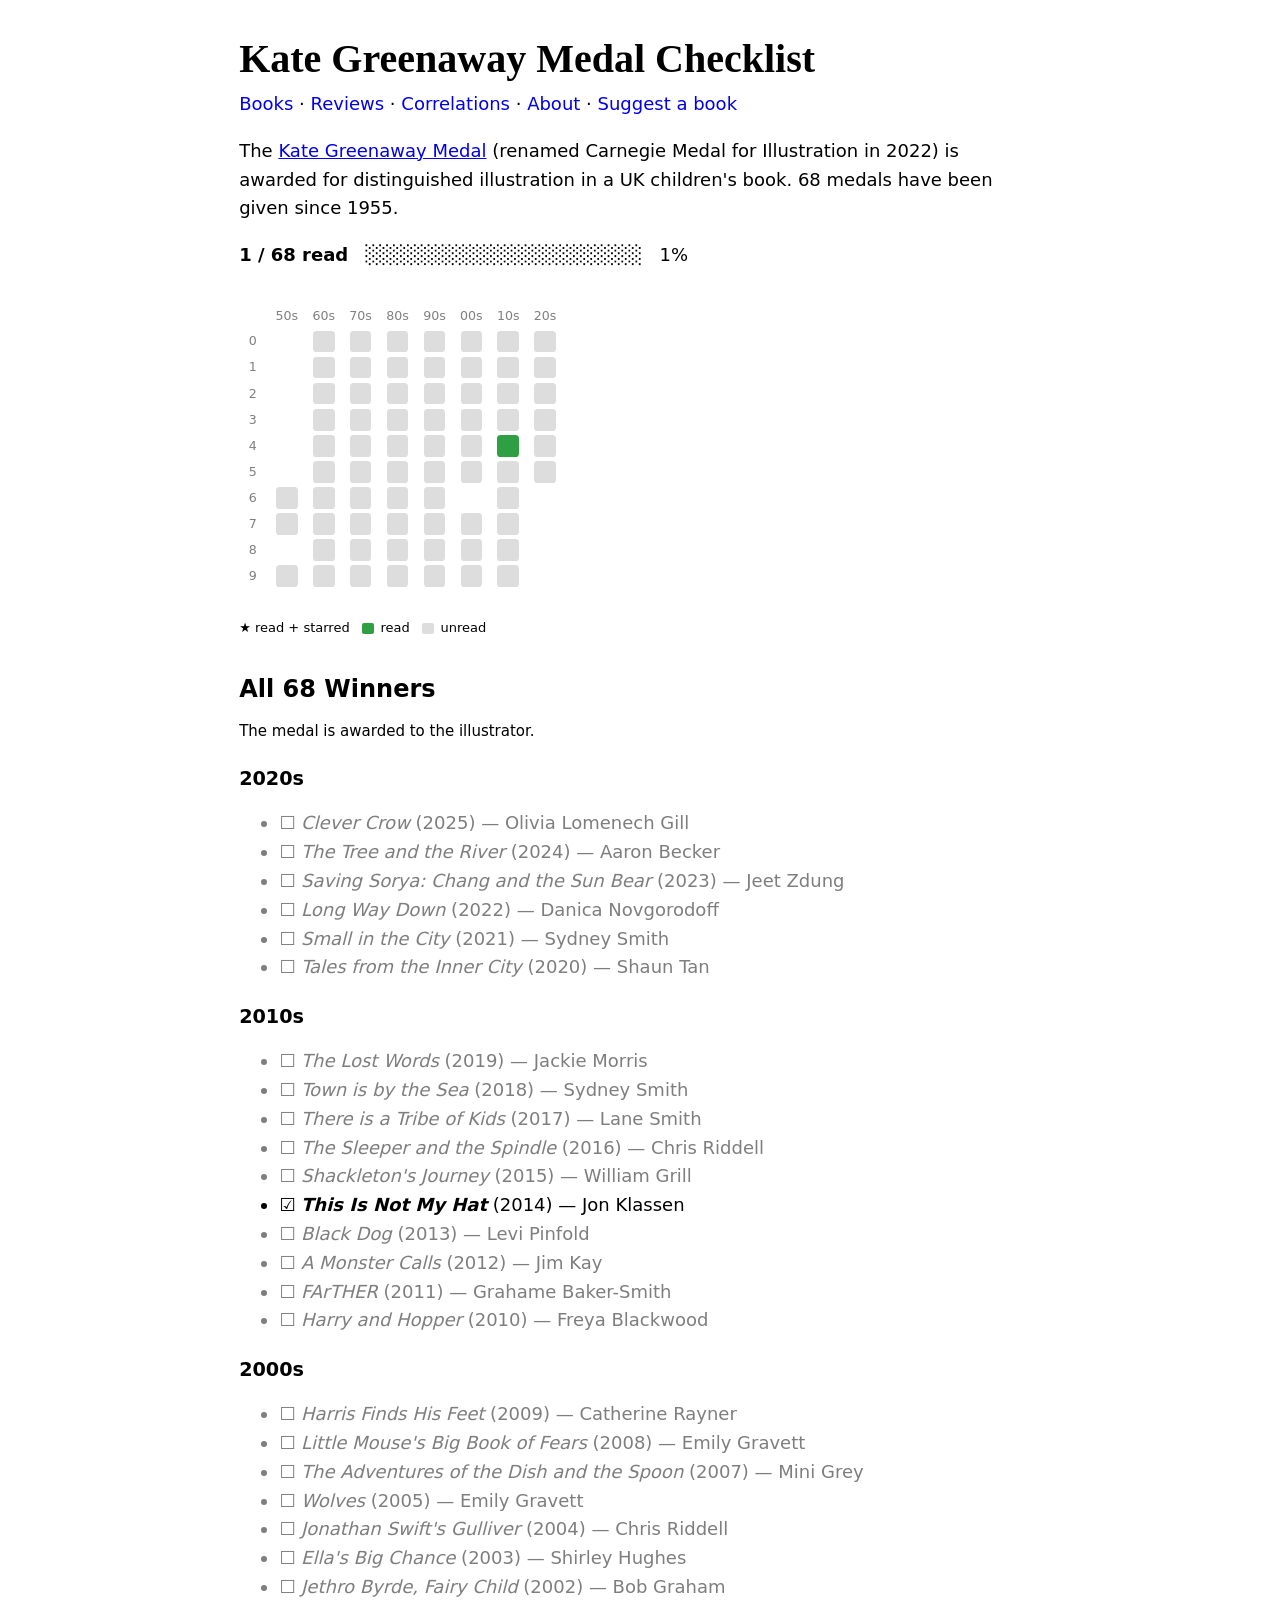
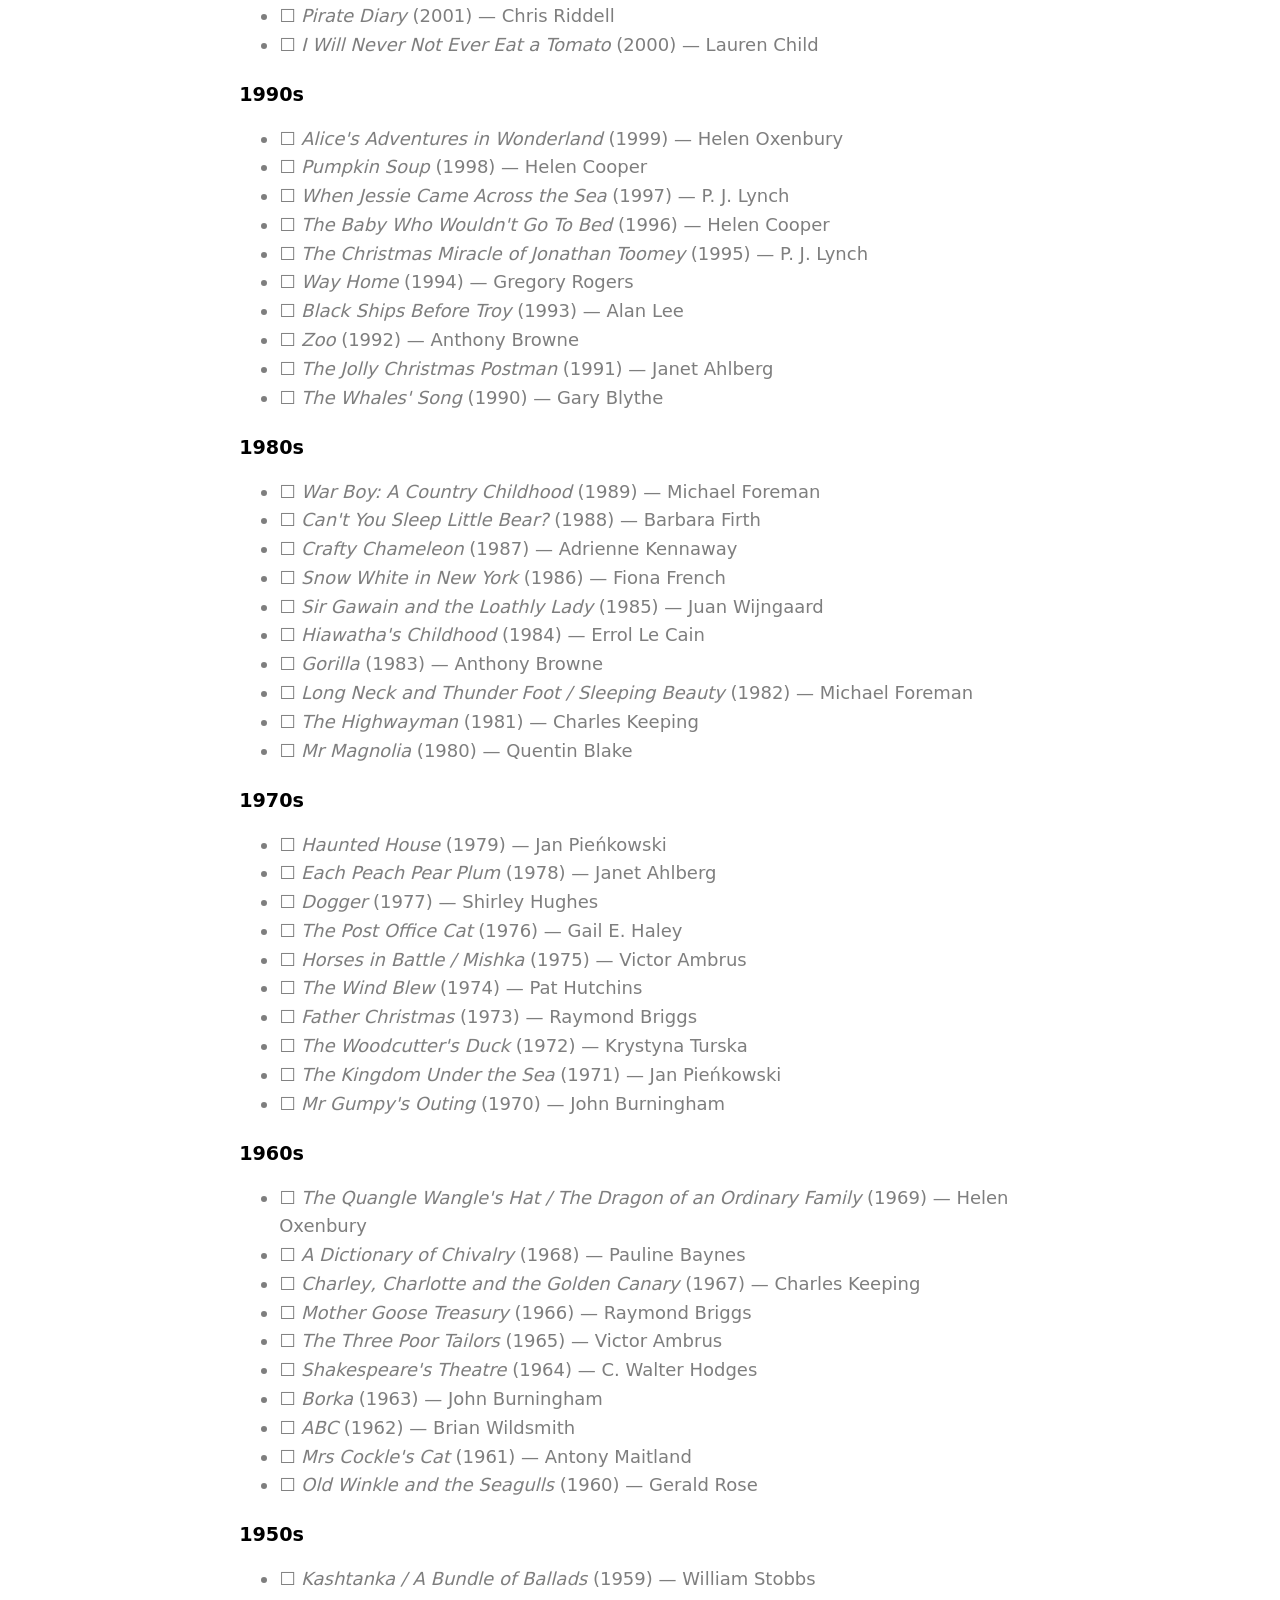
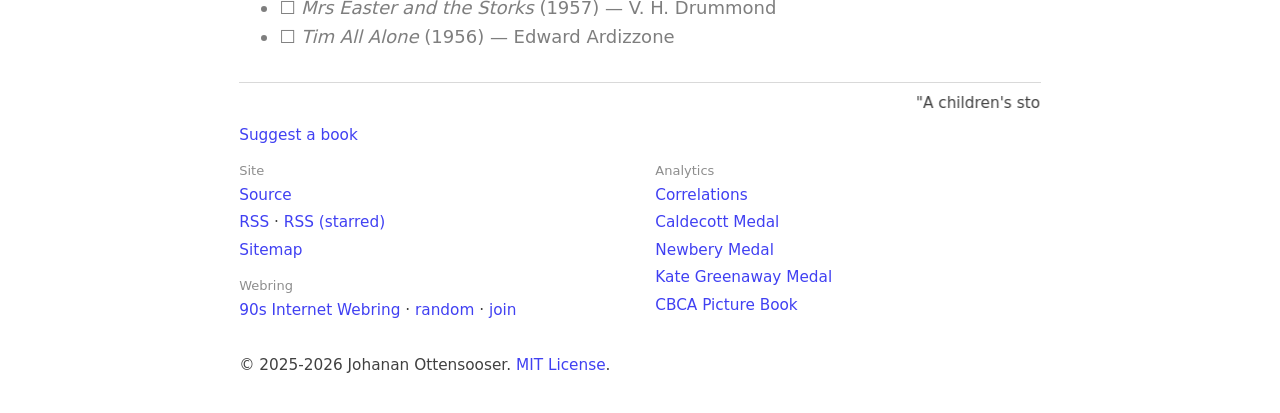
<file: awards/greenaway.html>
<!DOCTYPE html>
<html lang="en">
<head>
  <meta charset="utf-8">
  <meta name="viewport" content="width=device-width, initial-scale=1">
  <meta name="color-scheme" content="dark light">
  <meta name="description" content="Tracking progress through Kate Greenaway Medal winners (1956–2025). A visual checklist for Books for Indigo.">
  <link rel="canonical" href="https://readingstori.es/awards/greenaway.html">
  <meta property="og:title" content="Kate Greenaway Medal Checklist — Books for Indigo">
  <meta property="og:description" content="Tracking progress through Kate Greenaway Medal winners (1956–2025). A visual checklist for Books for Indigo.">
  <meta property="og:type" content="website">
  <meta property="og:url" content="https://readingstori.es/awards/greenaway.html">
  <link rel="icon" href="data:image/svg+xml,<svg xmlns='http://www.w3.org/2000/svg' viewBox='0 0 100 100'><text y='.9em' font-size='90'>🏅</text></svg>">
  <link rel="stylesheet" href="../styles.css">
  <title>Kate Greenaway Medal Checklist — Books for Indigo</title>
  <style>
    .grid { grid-template-columns: 1.5em repeat(8, 1.8em); }
  </style>
</head>
<body>
  <header>
    <h1>Kate Greenaway Medal Checklist</h1>
  </header>
  <nav>
    <p><a href="../index.html">Books</a> · <a href="../starred.html">Reviews</a> · <a href="../correlations.html">Correlations</a> · <a href="../about.html">About</a> · <a href="https://github.com/oatsandsugar/books-for-indigo/issues/new">Suggest a book</a></p>
  </nav>
  <main>
  <p>The <a href="https://carnegies.co.uk/">Kate Greenaway Medal</a> (renamed Carnegie Medal for Illustration in 2022) is awarded for distinguished illustration in a UK children's book. 68 medals have been given since 1955.</p>
  <p id="progress"><strong>Loading...</strong></p>
  <noscript><p><small><em>JavaScript is needed to show read/starred status from the <a href="../index.html">book list</a>.</em></small></p></noscript>

  <div class="grid" role="img" aria-label="Kate Greenaway Medal reading progress grid, organized by decade">
    <!-- Header row -->
    <span></span>
    <span class="label">50s</span>
    <span class="label">60s</span>
    <span class="label">70s</span>
    <span class="label">80s</span>
    <span class="label">90s</span>
    <span class="label">00s</span>
    <span class="label">10s</span>
    <span class="label">20s</span>

    <!-- Row 0 -->
    <span class="label">0</span>
    <span class="cell empty"></span>
    <span class="cell unread" data-year="1960" title="1960 · Old Winkle and the Seagulls · Gerald Rose"></span>
    <span class="cell unread" data-year="1970" title="1970 · Mr Gumpy's Outing · John Burningham"></span>
    <span class="cell unread" data-year="1980" title="1980 · Mr Magnolia · Quentin Blake"></span>
    <span class="cell unread" data-year="1990" title="1990 · The Whales' Song · Gary Blythe"></span>
    <span class="cell unread" data-year="2000" title="2000 · I Will Never Not Ever Eat a Tomato · Lauren Child"></span>
    <span class="cell unread" data-year="2010" title="2010 · Harry and Hopper · Freya Blackwood"></span>
    <span class="cell unread" data-year="2020" title="2020 · Tales from the Inner City · Shaun Tan"></span>

    <!-- Row 1 -->
    <span class="label">1</span>
    <span class="cell empty"></span>
    <span class="cell unread" data-year="1961" title="1961 · Mrs Cockle's Cat · Antony Maitland"></span>
    <span class="cell unread" data-year="1971" title="1971 · The Kingdom Under the Sea · Jan Pieńkowski"></span>
    <span class="cell unread" data-year="1981" title="1981 · The Highwayman · Charles Keeping"></span>
    <span class="cell unread" data-year="1991" title="1991 · The Jolly Christmas Postman · Janet Ahlberg"></span>
    <span class="cell unread" data-year="2001" title="2001 · Pirate Diary · Chris Riddell"></span>
    <span class="cell unread" data-year="2011" title="2011 · FArTHER · Grahame Baker-Smith"></span>
    <span class="cell unread" data-year="2021" title="2021 · Small in the City · Sydney Smith"></span>

    <!-- Row 2 -->
    <span class="label">2</span>
    <span class="cell empty"></span>
    <span class="cell unread" data-year="1962" title="1962 · ABC · Brian Wildsmith"></span>
    <span class="cell unread" data-year="1972" title="1972 · The Woodcutter's Duck · Krystyna Turska"></span>
    <span class="cell unread" data-year="1982" title="1982 · Long Neck and Thunder Foot / Sleeping Beauty · Michael Foreman"></span>
    <span class="cell unread" data-year="1992" title="1992 · Zoo · Anthony Browne"></span>
    <span class="cell unread" data-year="2002" title="2002 · Jethro Byrde, Fairy Child · Bob Graham"></span>
    <span class="cell unread" data-year="2012" title="2012 · A Monster Calls · Jim Kay"></span>
    <span class="cell unread" data-year="2022" title="2022 · Long Way Down · Danica Novgorodoff"></span>

    <!-- Row 3 -->
    <span class="label">3</span>
    <span class="cell empty"></span>
    <span class="cell unread" data-year="1963" title="1963 · Borka · John Burningham"></span>
    <span class="cell unread" data-year="1973" title="1973 · Father Christmas · Raymond Briggs"></span>
    <span class="cell unread" data-year="1983" title="1983 · Gorilla · Anthony Browne"></span>
    <span class="cell unread" data-year="1993" title="1993 · Black Ships Before Troy · Alan Lee"></span>
    <span class="cell unread" data-year="2003" title="2003 · Ella's Big Chance · Shirley Hughes"></span>
    <span class="cell unread" data-year="2013" title="2013 · Black Dog · Levi Pinfold"></span>
    <span class="cell unread" data-year="2023" title="2023 · Saving Sorya: Chang and the Sun Bear · Jeet Zdung"></span>

    <!-- Row 4 -->
    <span class="label">4</span>
    <span class="cell empty"></span>
    <span class="cell unread" data-year="1964" title="1964 · Shakespeare's Theatre · C. Walter Hodges"></span>
    <span class="cell unread" data-year="1974" title="1974 · The Wind Blew · Pat Hutchins"></span>
    <span class="cell unread" data-year="1984" title="1984 · Hiawatha's Childhood · Errol Le Cain"></span>
    <span class="cell unread" data-year="1994" title="1994 · Way Home · Gregory Rogers"></span>
    <span class="cell unread" data-year="2004" title="2004 · Jonathan Swift's Gulliver · Chris Riddell"></span>
    <span class="cell unread" data-year="2014" title="2014 · This Is Not My Hat · Jon Klassen"></span>
    <span class="cell unread" data-year="2024" title="2024 · The Tree and the River · Aaron Becker"></span>

    <!-- Row 5 -->
    <span class="label">5</span>
    <span class="cell empty"></span>
    <span class="cell unread" data-year="1965" title="1965 · The Three Poor Tailors · Victor Ambrus"></span>
    <span class="cell unread" data-year="1975" title="1975 · Horses in Battle / Mishka · Victor Ambrus"></span>
    <span class="cell unread" data-year="1985" title="1985 · Sir Gawain and the Loathly Lady · Juan Wijngaard"></span>
    <span class="cell unread" data-year="1995" title="1995 · The Christmas Miracle of Jonathan Toomey · P. J. Lynch"></span>
    <span class="cell unread" data-year="2005" title="2005 · Wolves · Emily Gravett"></span>
    <span class="cell unread" data-year="2015" title="2015 · Shackleton's Journey · William Grill"></span>
    <span class="cell unread" data-year="2025" title="2025 · Clever Crow · Olivia Lomenech Gill"></span>

    <!-- Row 6 -->
    <span class="label">6</span>
    <span class="cell unread" data-year="1956" title="1956 · Tim All Alone · Edward Ardizzone"></span>
    <span class="cell unread" data-year="1966" title="1966 · Mother Goose Treasury · Raymond Briggs"></span>
    <span class="cell unread" data-year="1976" title="1976 · The Post Office Cat · Gail E. Haley"></span>
    <span class="cell unread" data-year="1986" title="1986 · Snow White in New York · Fiona French"></span>
    <span class="cell unread" data-year="1996" title="1996 · The Baby Who Wouldn't Go To Bed · Helen Cooper"></span>
    <span class="cell empty"></span>
    <span class="cell unread" data-year="2016" title="2016 · The Sleeper and the Spindle · Chris Riddell"></span>
    <span class="cell empty"></span>

    <!-- Row 7 -->
    <span class="label">7</span>
    <span class="cell unread" data-year="1957" title="1957 · Mrs Easter and the Storks · V. H. Drummond"></span>
    <span class="cell unread" data-year="1967" title="1967 · Charley, Charlotte and the Golden Canary · Charles Keeping"></span>
    <span class="cell unread" data-year="1977" title="1977 · Dogger · Shirley Hughes"></span>
    <span class="cell unread" data-year="1987" title="1987 · Crafty Chameleon · Adrienne Kennaway"></span>
    <span class="cell unread" data-year="1997" title="1997 · When Jessie Came Across the Sea · P. J. Lynch"></span>
    <span class="cell unread" data-year="2007" title="2007 · The Adventures of the Dish and the Spoon · Mini Grey"></span>
    <span class="cell unread" data-year="2017" title="2017 · There is a Tribe of Kids · Lane Smith"></span>
    <span class="cell empty"></span>

    <!-- Row 8 -->
    <span class="label">8</span>
    <span class="cell empty"></span>
    <span class="cell unread" data-year="1968" title="1968 · A Dictionary of Chivalry · Pauline Baynes"></span>
    <span class="cell unread" data-year="1978" title="1978 · Each Peach Pear Plum · Janet Ahlberg"></span>
    <span class="cell unread" data-year="1988" title="1988 · Can't You Sleep Little Bear? · Barbara Firth"></span>
    <span class="cell unread" data-year="1998" title="1998 · Pumpkin Soup · Helen Cooper"></span>
    <span class="cell unread" data-year="2008" title="2008 · Little Mouse's Big Book of Fears · Emily Gravett"></span>
    <span class="cell unread" data-year="2018" title="2018 · Town is by the Sea · Sydney Smith"></span>
    <span class="cell empty"></span>

    <!-- Row 9 -->
    <span class="label">9</span>
    <span class="cell unread" data-year="1959" title="1959 · Kashtanka / A Bundle of Ballads · William Stobbs"></span>
    <span class="cell unread" data-year="1969" title="1969 · The Quangle Wangle's Hat / The Dragon of an Ordinary Family · Helen Oxenbury"></span>
    <span class="cell unread" data-year="1979" title="1979 · Haunted House · Jan Pieńkowski"></span>
    <span class="cell unread" data-year="1989" title="1989 · War Boy: A Country Childhood · Michael Foreman"></span>
    <span class="cell unread" data-year="1999" title="1999 · Alice's Adventures in Wonderland · Helen Oxenbury"></span>
    <span class="cell unread" data-year="2009" title="2009 · Harris Finds His Feet · Catherine Rayner"></span>
    <span class="cell unread" data-year="2019" title="2019 · The Lost Words · Jackie Morris"></span>
    <span class="cell empty"></span>
  </div>

  <p class="legend">
    ★ read + starred &nbsp;
    <span class="swatch read"></span> read &nbsp;
    <span class="swatch unread"></span> unread
  </p>

  <h2>All 68 Winners</h2>
  <p><small>The medal is awarded to the illustrator.</small></p>

  <h3>2020s</h3>
  <ul>
    <li class="list-unread" data-year="2025"><span class="cb">☐</span> <cite>Clever Crow</cite> (2025) — Olivia Lomenech Gill<span class="star"></span></li>
    <li class="list-unread" data-year="2024"><span class="cb">☐</span> <cite>The Tree and the River</cite> (2024) — Aaron Becker<span class="star"></span></li>
    <li class="list-unread" data-year="2023"><span class="cb">☐</span> <cite>Saving Sorya: Chang and the Sun Bear</cite> (2023) — Jeet Zdung<span class="star"></span></li>
    <li class="list-unread" data-year="2022"><span class="cb">☐</span> <cite>Long Way Down</cite> (2022) — Danica Novgorodoff<span class="star"></span></li>
    <li class="list-unread" data-year="2021"><span class="cb">☐</span> <cite>Small in the City</cite> (2021) — Sydney Smith<span class="star"></span></li>
    <li class="list-unread" data-year="2020"><span class="cb">☐</span> <cite>Tales from the Inner City</cite> (2020) — Shaun Tan<span class="star"></span></li>
  </ul>

  <h3>2010s</h3>
  <ul>
    <li class="list-unread" data-year="2019"><span class="cb">☐</span> <cite>The Lost Words</cite> (2019) — Jackie Morris<span class="star"></span></li>
    <li class="list-unread" data-year="2018"><span class="cb">☐</span> <cite>Town is by the Sea</cite> (2018) — Sydney Smith<span class="star"></span></li>
    <li class="list-unread" data-year="2017"><span class="cb">☐</span> <cite>There is a Tribe of Kids</cite> (2017) — Lane Smith<span class="star"></span></li>
    <li class="list-unread" data-year="2016"><span class="cb">☐</span> <cite>The Sleeper and the Spindle</cite> (2016) — Chris Riddell<span class="star"></span></li>
    <li class="list-unread" data-year="2015"><span class="cb">☐</span> <cite>Shackleton's Journey</cite> (2015) — William Grill<span class="star"></span></li>
    <li class="list-unread" data-year="2014"><span class="cb">☐</span> <cite>This Is Not My Hat</cite> (2014) — Jon Klassen<span class="star"></span></li>
    <li class="list-unread" data-year="2013"><span class="cb">☐</span> <cite>Black Dog</cite> (2013) — Levi Pinfold<span class="star"></span></li>
    <li class="list-unread" data-year="2012"><span class="cb">☐</span> <cite>A Monster Calls</cite> (2012) — Jim Kay<span class="star"></span></li>
    <li class="list-unread" data-year="2011"><span class="cb">☐</span> <cite>FArTHER</cite> (2011) — Grahame Baker-Smith<span class="star"></span></li>
    <li class="list-unread" data-year="2010"><span class="cb">☐</span> <cite>Harry and Hopper</cite> (2010) — Freya Blackwood<span class="star"></span></li>
  </ul>

  <h3>2000s</h3>
  <ul>
    <li class="list-unread" data-year="2009"><span class="cb">☐</span> <cite>Harris Finds His Feet</cite> (2009) — Catherine Rayner<span class="star"></span></li>
    <li class="list-unread" data-year="2008"><span class="cb">☐</span> <cite>Little Mouse's Big Book of Fears</cite> (2008) — Emily Gravett<span class="star"></span></li>
    <li class="list-unread" data-year="2007"><span class="cb">☐</span> <cite>The Adventures of the Dish and the Spoon</cite> (2007) — Mini Grey<span class="star"></span></li>
    <li class="list-unread" data-year="2005"><span class="cb">☐</span> <cite>Wolves</cite> (2005) — Emily Gravett<span class="star"></span></li>
    <li class="list-unread" data-year="2004"><span class="cb">☐</span> <cite>Jonathan Swift's Gulliver</cite> (2004) — Chris Riddell<span class="star"></span></li>
    <li class="list-unread" data-year="2003"><span class="cb">☐</span> <cite>Ella's Big Chance</cite> (2003) — Shirley Hughes<span class="star"></span></li>
    <li class="list-unread" data-year="2002"><span class="cb">☐</span> <cite>Jethro Byrde, Fairy Child</cite> (2002) — Bob Graham<span class="star"></span></li>
    <li class="list-unread" data-year="2001"><span class="cb">☐</span> <cite>Pirate Diary</cite> (2001) — Chris Riddell<span class="star"></span></li>
    <li class="list-unread" data-year="2000"><span class="cb">☐</span> <cite>I Will Never Not Ever Eat a Tomato</cite> (2000) — Lauren Child<span class="star"></span></li>
  </ul>

  <h3>1990s</h3>
  <ul>
    <li class="list-unread" data-year="1999"><span class="cb">☐</span> <cite>Alice's Adventures in Wonderland</cite> (1999) — Helen Oxenbury<span class="star"></span></li>
    <li class="list-unread" data-year="1998"><span class="cb">☐</span> <cite>Pumpkin Soup</cite> (1998) — Helen Cooper<span class="star"></span></li>
    <li class="list-unread" data-year="1997"><span class="cb">☐</span> <cite>When Jessie Came Across the Sea</cite> (1997) — P. J. Lynch<span class="star"></span></li>
    <li class="list-unread" data-year="1996"><span class="cb">☐</span> <cite>The Baby Who Wouldn't Go To Bed</cite> (1996) — Helen Cooper<span class="star"></span></li>
    <li class="list-unread" data-year="1995"><span class="cb">☐</span> <cite>The Christmas Miracle of Jonathan Toomey</cite> (1995) — P. J. Lynch<span class="star"></span></li>
    <li class="list-unread" data-year="1994"><span class="cb">☐</span> <cite>Way Home</cite> (1994) — Gregory Rogers<span class="star"></span></li>
    <li class="list-unread" data-year="1993"><span class="cb">☐</span> <cite>Black Ships Before Troy</cite> (1993) — Alan Lee<span class="star"></span></li>
    <li class="list-unread" data-year="1992"><span class="cb">☐</span> <cite>Zoo</cite> (1992) — Anthony Browne<span class="star"></span></li>
    <li class="list-unread" data-year="1991"><span class="cb">☐</span> <cite>The Jolly Christmas Postman</cite> (1991) — Janet Ahlberg<span class="star"></span></li>
    <li class="list-unread" data-year="1990"><span class="cb">☐</span> <cite>The Whales' Song</cite> (1990) — Gary Blythe<span class="star"></span></li>
  </ul>

  <h3>1980s</h3>
  <ul>
    <li class="list-unread" data-year="1989"><span class="cb">☐</span> <cite>War Boy: A Country Childhood</cite> (1989) — Michael Foreman<span class="star"></span></li>
    <li class="list-unread" data-year="1988"><span class="cb">☐</span> <cite>Can't You Sleep Little Bear?</cite> (1988) — Barbara Firth<span class="star"></span></li>
    <li class="list-unread" data-year="1987"><span class="cb">☐</span> <cite>Crafty Chameleon</cite> (1987) — Adrienne Kennaway<span class="star"></span></li>
    <li class="list-unread" data-year="1986"><span class="cb">☐</span> <cite>Snow White in New York</cite> (1986) — Fiona French<span class="star"></span></li>
    <li class="list-unread" data-year="1985"><span class="cb">☐</span> <cite>Sir Gawain and the Loathly Lady</cite> (1985) — Juan Wijngaard<span class="star"></span></li>
    <li class="list-unread" data-year="1984"><span class="cb">☐</span> <cite>Hiawatha's Childhood</cite> (1984) — Errol Le Cain<span class="star"></span></li>
    <li class="list-unread" data-year="1983"><span class="cb">☐</span> <cite>Gorilla</cite> (1983) — Anthony Browne<span class="star"></span></li>
    <li class="list-unread" data-year="1982"><span class="cb">☐</span> <cite>Long Neck and Thunder Foot / Sleeping Beauty</cite> (1982) — Michael Foreman<span class="star"></span></li>
    <li class="list-unread" data-year="1981"><span class="cb">☐</span> <cite>The Highwayman</cite> (1981) — Charles Keeping<span class="star"></span></li>
    <li class="list-unread" data-year="1980"><span class="cb">☐</span> <cite>Mr Magnolia</cite> (1980) — Quentin Blake<span class="star"></span></li>
  </ul>

  <h3>1970s</h3>
  <ul>
    <li class="list-unread" data-year="1979"><span class="cb">☐</span> <cite>Haunted House</cite> (1979) — Jan Pieńkowski<span class="star"></span></li>
    <li class="list-unread" data-year="1978"><span class="cb">☐</span> <cite>Each Peach Pear Plum</cite> (1978) — Janet Ahlberg<span class="star"></span></li>
    <li class="list-unread" data-year="1977"><span class="cb">☐</span> <cite>Dogger</cite> (1977) — Shirley Hughes<span class="star"></span></li>
    <li class="list-unread" data-year="1976"><span class="cb">☐</span> <cite>The Post Office Cat</cite> (1976) — Gail E. Haley<span class="star"></span></li>
    <li class="list-unread" data-year="1975"><span class="cb">☐</span> <cite>Horses in Battle / Mishka</cite> (1975) — Victor Ambrus<span class="star"></span></li>
    <li class="list-unread" data-year="1974"><span class="cb">☐</span> <cite>The Wind Blew</cite> (1974) — Pat Hutchins<span class="star"></span></li>
    <li class="list-unread" data-year="1973"><span class="cb">☐</span> <cite>Father Christmas</cite> (1973) — Raymond Briggs<span class="star"></span></li>
    <li class="list-unread" data-year="1972"><span class="cb">☐</span> <cite>The Woodcutter's Duck</cite> (1972) — Krystyna Turska<span class="star"></span></li>
    <li class="list-unread" data-year="1971"><span class="cb">☐</span> <cite>The Kingdom Under the Sea</cite> (1971) — Jan Pieńkowski<span class="star"></span></li>
    <li class="list-unread" data-year="1970"><span class="cb">☐</span> <cite>Mr Gumpy's Outing</cite> (1970) — John Burningham<span class="star"></span></li>
  </ul>

  <h3>1960s</h3>
  <ul>
    <li class="list-unread" data-year="1969"><span class="cb">☐</span> <cite>The Quangle Wangle's Hat / The Dragon of an Ordinary Family</cite> (1969) — Helen Oxenbury<span class="star"></span></li>
    <li class="list-unread" data-year="1968"><span class="cb">☐</span> <cite>A Dictionary of Chivalry</cite> (1968) — Pauline Baynes<span class="star"></span></li>
    <li class="list-unread" data-year="1967"><span class="cb">☐</span> <cite>Charley, Charlotte and the Golden Canary</cite> (1967) — Charles Keeping<span class="star"></span></li>
    <li class="list-unread" data-year="1966"><span class="cb">☐</span> <cite>Mother Goose Treasury</cite> (1966) — Raymond Briggs<span class="star"></span></li>
    <li class="list-unread" data-year="1965"><span class="cb">☐</span> <cite>The Three Poor Tailors</cite> (1965) — Victor Ambrus<span class="star"></span></li>
    <li class="list-unread" data-year="1964"><span class="cb">☐</span> <cite>Shakespeare's Theatre</cite> (1964) — C. Walter Hodges<span class="star"></span></li>
    <li class="list-unread" data-year="1963"><span class="cb">☐</span> <cite>Borka</cite> (1963) — John Burningham<span class="star"></span></li>
    <li class="list-unread" data-year="1962"><span class="cb">☐</span> <cite>ABC</cite> (1962) — Brian Wildsmith<span class="star"></span></li>
    <li class="list-unread" data-year="1961"><span class="cb">☐</span> <cite>Mrs Cockle's Cat</cite> (1961) — Antony Maitland<span class="star"></span></li>
    <li class="list-unread" data-year="1960"><span class="cb">☐</span> <cite>Old Winkle and the Seagulls</cite> (1960) — Gerald Rose<span class="star"></span></li>
  </ul>

  <h3>1950s</h3>
  <ul>
    <li class="list-unread" data-year="1959"><span class="cb">☐</span> <cite>Kashtanka / A Bundle of Ballads</cite> (1959) — William Stobbs<span class="star"></span></li>
    <li class="list-unread" data-year="1957"><span class="cb">☐</span> <cite>Mrs Easter and the Storks</cite> (1957) — V. H. Drummond<span class="star"></span></li>
    <li class="list-unread" data-year="1956"><span class="cb">☐</span> <cite>Tim All Alone</cite> (1956) — Edward Ardizzone<span class="star"></span></li>
  </ul>

  </main>
  <footer>
  <hr>
  <marquee>"A children's story that can only be enjoyed by children is not a good children's story in the slightest." -- C.S. Lewis, <cite>On Three Ways of Writing for Children</cite> (1952)</marquee>
  <p><a href="https://github.com/oatsandsugar/books-for-indigo/issues/new">Suggest a book</a></p>
  <div class="footer-columns">
    <div>
      <h3>Site</h3>
      <ul>
        <li><a href="https://github.com/oatsandsugar/books-for-indigo">Source</a></li>
        <li><a href="../feed.xml">RSS</a> · <a href="../starred.xml">RSS (starred)</a></li>
        <li><a href="../sitemap.xml">Sitemap</a></li>
      </ul>
      <h3>Webring</h3>
      <ul>
        <li><a href="https://90s-internet.com">90s Internet Webring</a> · <a href="https://90s-internet.com/#random">random</a> · <a href="https://github.com/oatsandsugar/90s-internet/issues/new?title=Join%20the%20webring&amp;labels=join">join</a></li>
      </ul>
    </div>
    <div>
      <h3>Analytics</h3>
      <ul>
        <li><a href="../correlations.html">Correlations</a></li>
        <li><a href="caldecott.html">Caldecott Medal</a></li>
        <li><a href="newbery.html">Newbery Medal</a></li>
        <li><a href="greenaway.html">Kate Greenaway Medal</a></li>
        <li><a href="cbca.html">CBCA Picture Book</a></li>
      </ul>
    </div>
  </div>
  <p class="footer-copyright">© 2025-2026 Johanan Ottensooser. <a href="https://github.com/oatsandsugar/books-for-indigo/blob/main/LICENSE">MIT License</a>.</p>
  </footer>

  <script>
    fetch('../index.html')
      .then(function(r) { return r.text(); })
      .then(function(html) {
        var doc = new DOMParser().parseFromString(html, 'text/html');
        var read = {};
        doc.querySelectorAll('[data-greenaway-medal]').forEach(function(el) {
          read[el.getAttribute('data-greenaway-medal')] = el.hasAttribute('data-starred');
        });

        var count = 0;
        var total = document.querySelectorAll('li[data-year]').length;

        document.querySelectorAll('.cell[data-year]').forEach(function(cell) {
          var y = cell.dataset.year;
          if (y in read) {
            cell.classList.remove('unread');
            if (read[y]) {
              cell.classList.add('starred');
              cell.textContent = '\u2605';
            } else {
              cell.classList.add('read');
            }
          }
        });

        document.querySelectorAll('li[data-year]').forEach(function(li) {
          var y = li.dataset.year;
          if (y in read) {
            count++;
            li.classList.remove('list-unread');
            li.classList.add('list-read');
            li.querySelector('.cb').textContent = '\u2611';
            if (read[y]) {
              li.querySelector('.star').textContent = ' \u2B50';
            }
          }
        });

        var pct = Math.round(count / total * 100);
        var filled = Math.round(count / total * 20);
        var bar = '\u2588'.repeat(filled) + '\u2591'.repeat(20 - filled);
        document.getElementById('progress').innerHTML =
          '<strong>' + count + ' / ' + total + ' read</strong> &nbsp; ' + bar + ' &nbsp; ' + pct + '%';
      });
  </script>
</body>
</html>
</file>
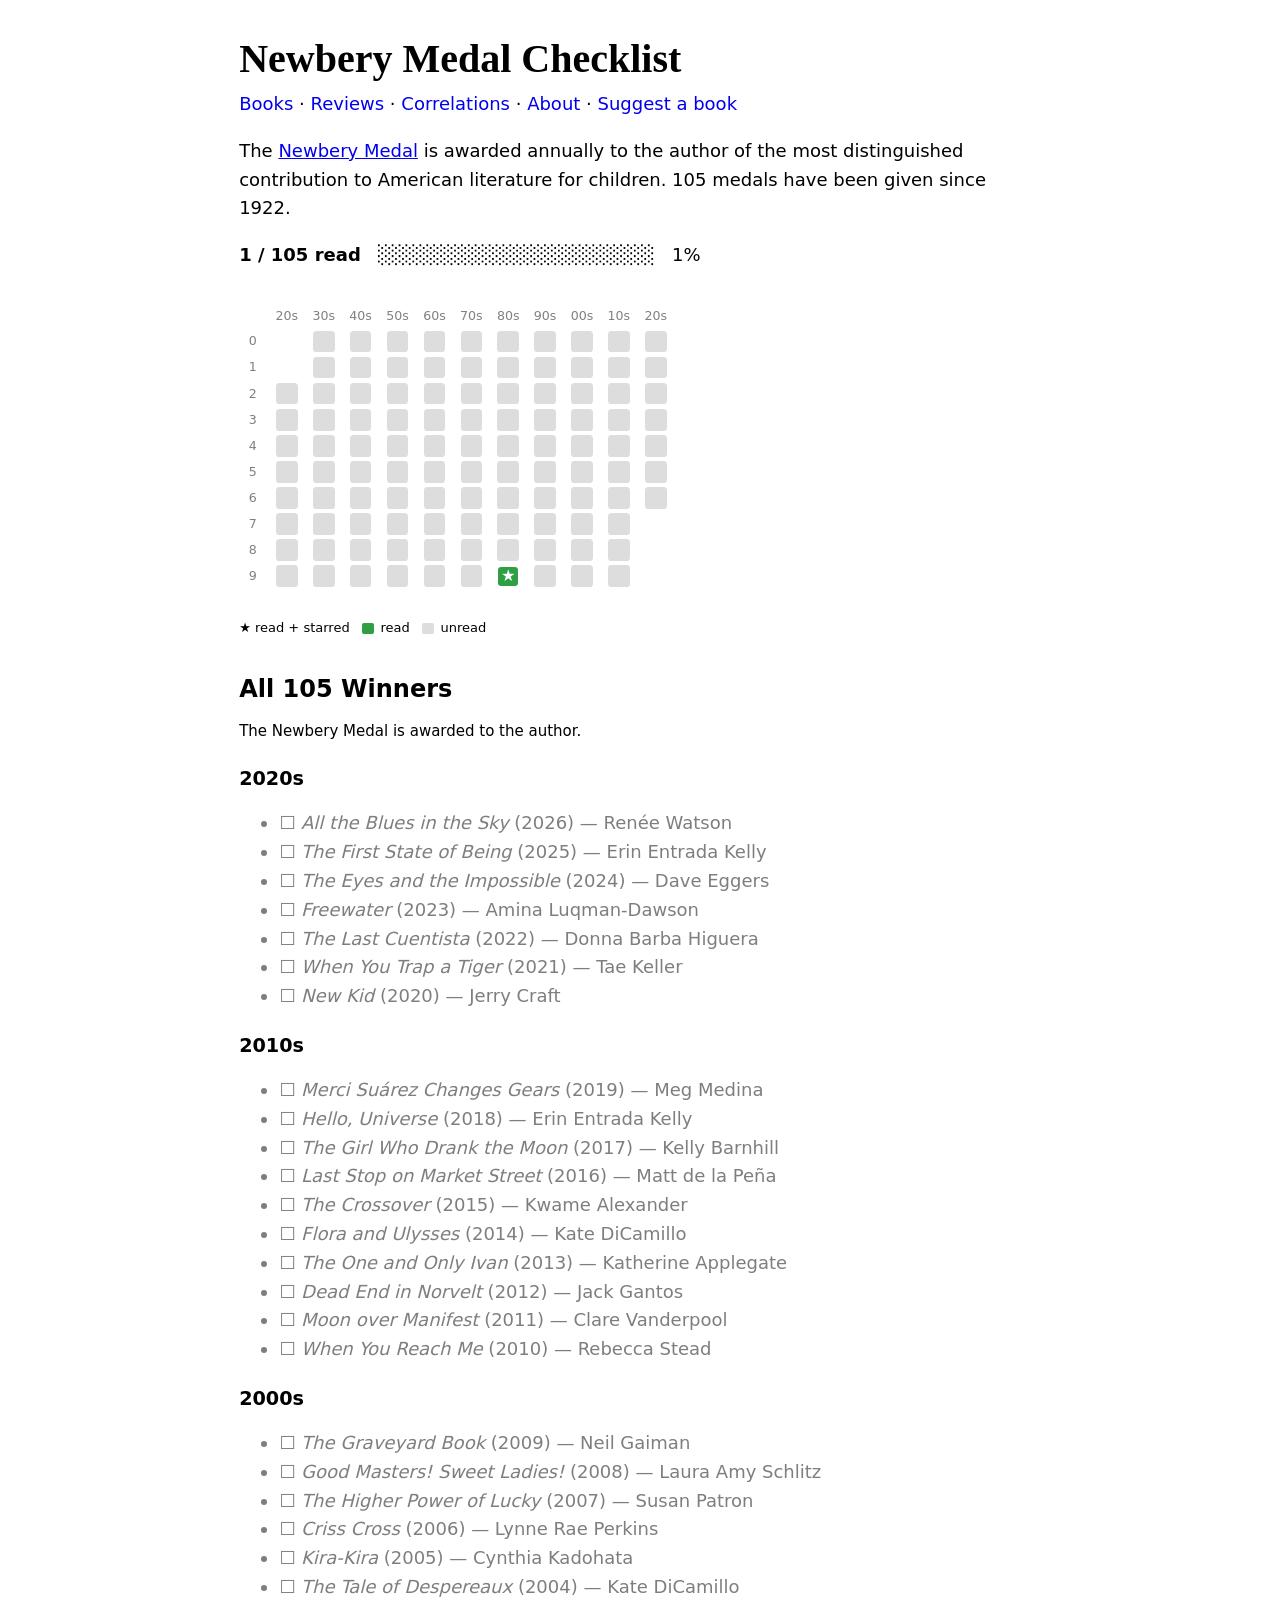
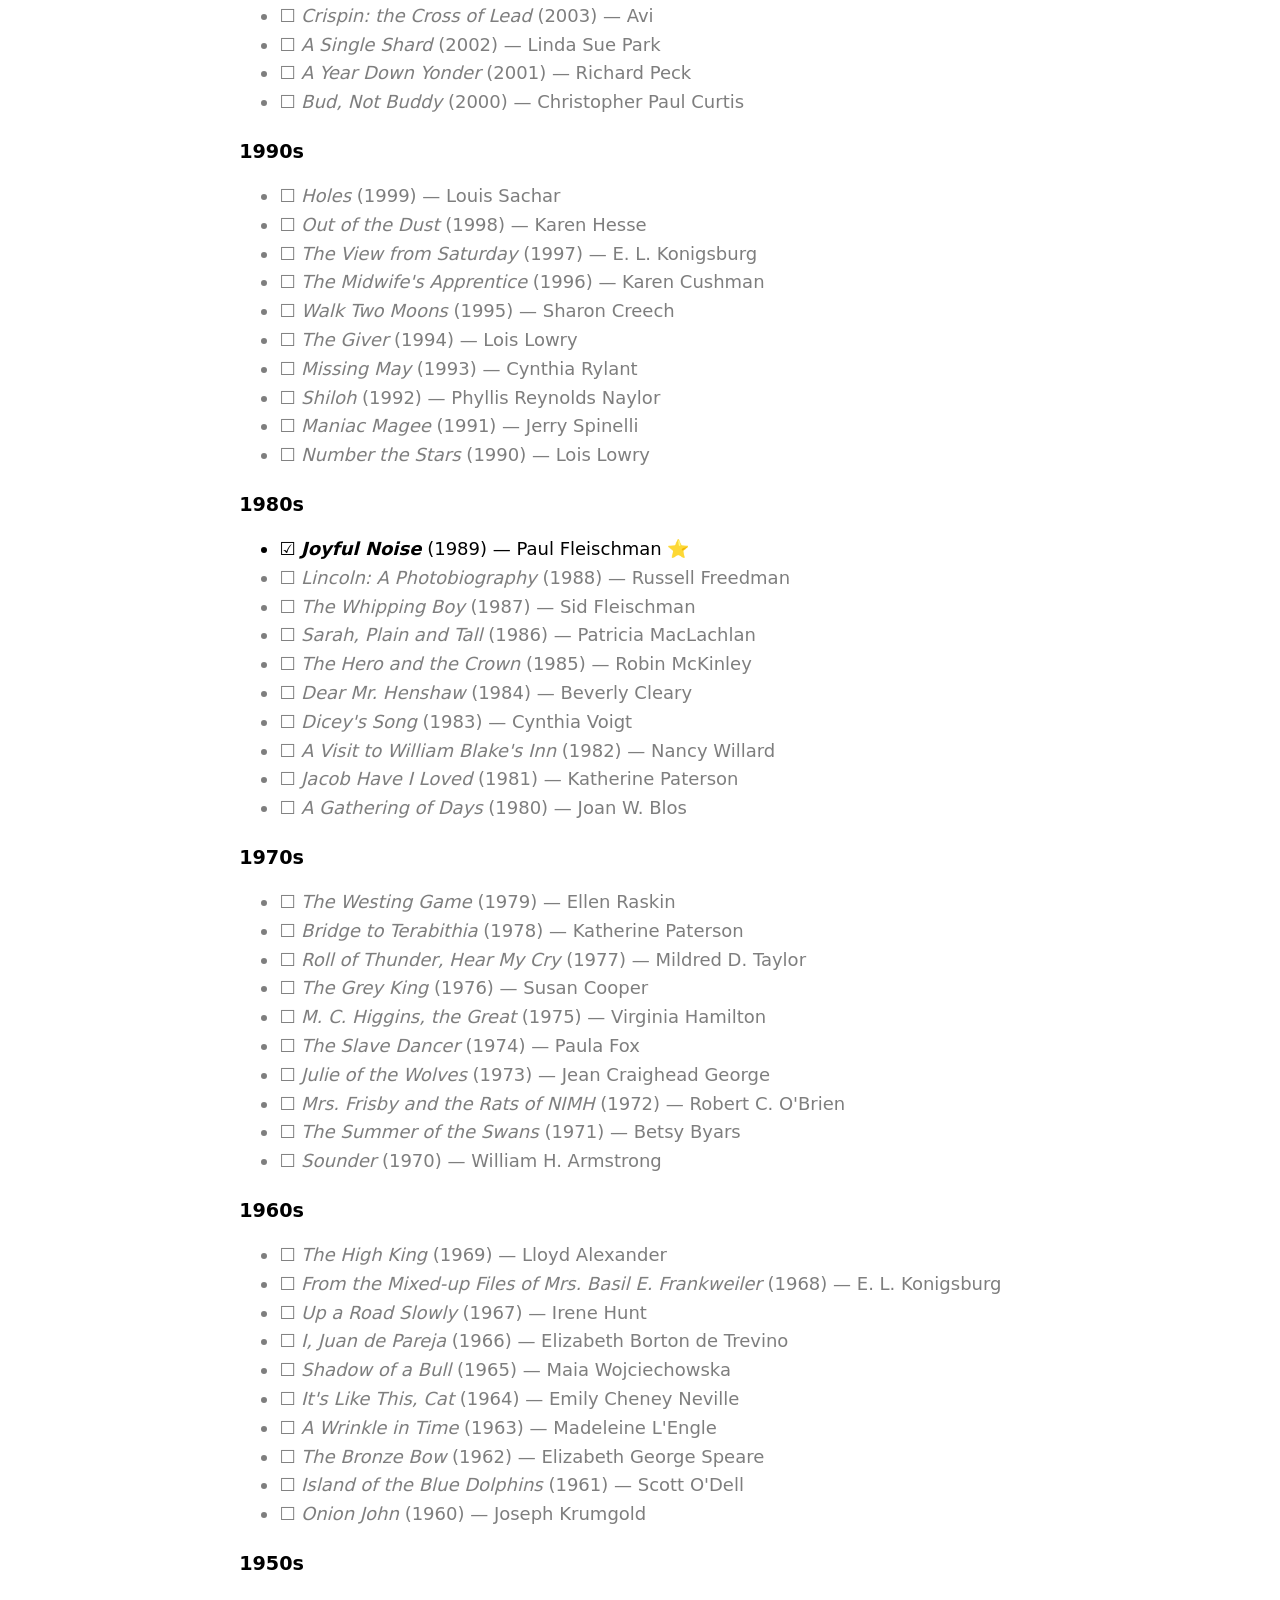
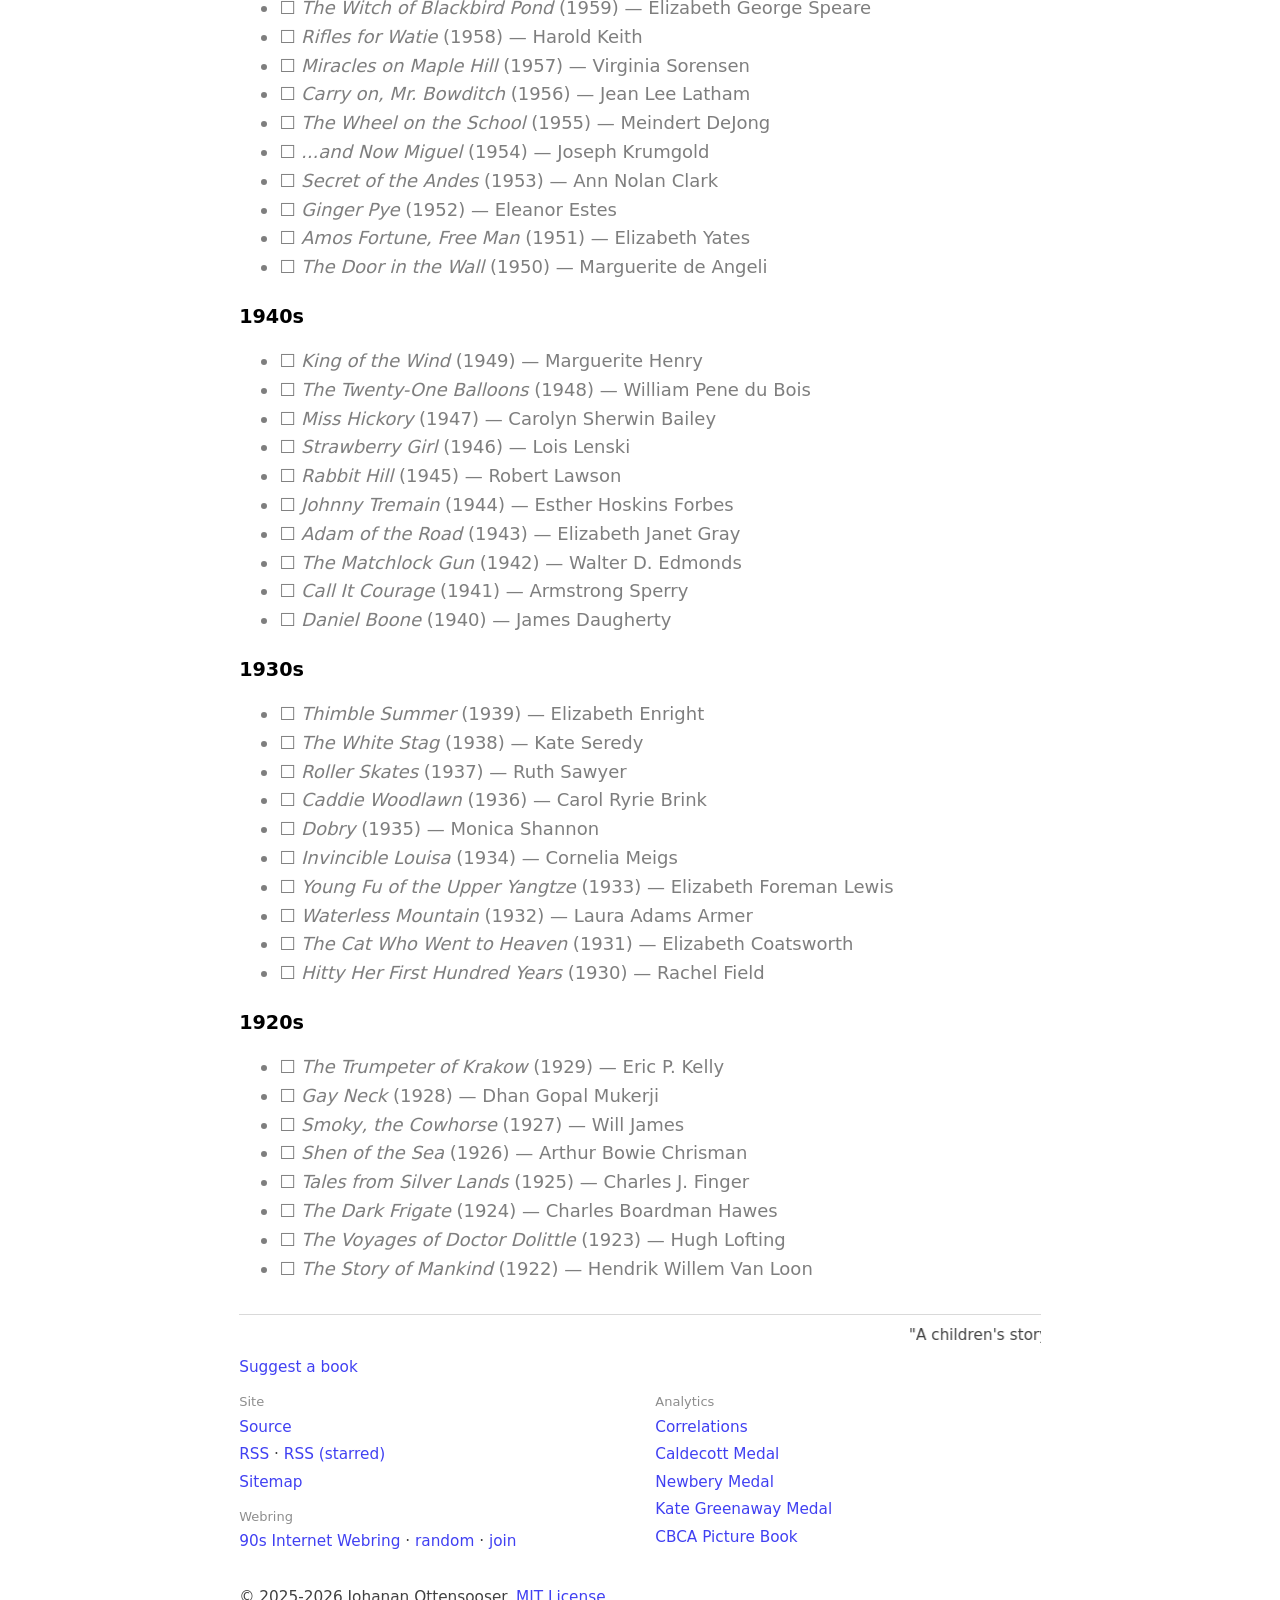
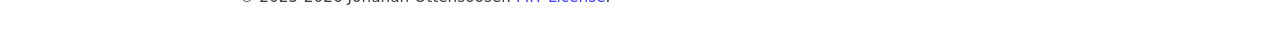
<file: awards/newbery.html>
<!DOCTYPE html>
<html lang="en">
<head>
  <meta charset="utf-8">
  <meta name="viewport" content="width=device-width, initial-scale=1">
  <meta name="color-scheme" content="dark light">
  <meta name="description" content="Tracking progress through all 105 Newbery Medal winners (1922–2026). A visual checklist for Books for Indigo.">
  <link rel="canonical" href="https://readingstori.es/awards/newbery.html">
  <meta property="og:title" content="Newbery Medal Checklist — Books for Indigo">
  <meta property="og:description" content="Tracking progress through all 105 Newbery Medal winners (1922–2026). A visual checklist for Books for Indigo.">
  <meta property="og:type" content="website">
  <meta property="og:url" content="https://readingstori.es/awards/newbery.html">
  <link rel="icon" href="data:image/svg+xml,<svg xmlns='http://www.w3.org/2000/svg' viewBox='0 0 100 100'><text y='.9em' font-size='90'>🏅</text></svg>">
  <link rel="stylesheet" href="../styles.css">
  <title>Newbery Medal Checklist — Books for Indigo</title>
  <style>
    .grid { grid-template-columns: 1.5em repeat(11, 1.8em); }
  </style>
</head>
<body>
  <header>
    <h1>Newbery Medal Checklist</h1>
  </header>
  <nav>
    <p><a href="../index.html">Books</a> · <a href="../starred.html">Reviews</a> · <a href="../correlations.html">Correlations</a> · <a href="../about.html">About</a> · <a href="https://github.com/oatsandsugar/books-for-indigo/issues/new">Suggest a book</a></p>
  </nav>
  <main>
  <p>The <a href="https://www.ala.org/alsc/awardsgrants/bookmedia/newbery">Newbery Medal</a> is awarded annually to the author of the most distinguished contribution to American literature for children. 105 medals have been given since 1922.</p>
  <p id="progress"><strong>Loading...</strong></p>
  <noscript><p><small><em>JavaScript is needed to show read/starred status from the <a href="../index.html">book list</a>.</em></small></p></noscript>

  <!-- GitHub-style contribution grid -->
  <div class="grid" role="img" aria-label="Newbery Medal reading progress grid, organized by decade">
    <!-- Header row: decade labels -->
    <span></span>
    <span class="label">20s</span>
    <span class="label">30s</span>
    <span class="label">40s</span>
    <span class="label">50s</span>
    <span class="label">60s</span>
    <span class="label">70s</span>
    <span class="label">80s</span>
    <span class="label">90s</span>
    <span class="label">00s</span>
    <span class="label">10s</span>
    <span class="label">20s</span>

    <!-- Row 0 (years ending in 0) -->
    <span class="label">0</span>
    <span class="cell empty"></span>
    <span class="cell unread" data-year="1930" title="1930 · Hitty Her First Hundred Years · Rachel Field"></span>
    <span class="cell unread" data-year="1940" title="1940 · Daniel Boone · James Daugherty"></span>
    <span class="cell unread" data-year="1950" title="1950 · The Door in the Wall · Marguerite de Angeli"></span>
    <span class="cell unread" data-year="1960" title="1960 · Onion John · Joseph Krumgold"></span>
    <span class="cell unread" data-year="1970" title="1970 · Sounder · William H. Armstrong"></span>
    <span class="cell unread" data-year="1980" title="1980 · A Gathering of Days · Joan W. Blos"></span>
    <span class="cell unread" data-year="1990" title="1990 · Number the Stars · Lois Lowry"></span>
    <span class="cell unread" data-year="2000" title="2000 · Bud, Not Buddy · Christopher Paul Curtis"></span>
    <span class="cell unread" data-year="2010" title="2010 · When You Reach Me · Rebecca Stead"></span>
    <span class="cell unread" data-year="2020" title="2020 · New Kid · Jerry Craft"></span>

    <!-- Row 1 (years ending in 1) -->
    <span class="label">1</span>
    <span class="cell empty"></span>
    <span class="cell unread" data-year="1931" title="1931 · The Cat Who Went to Heaven · Elizabeth Coatsworth"></span>
    <span class="cell unread" data-year="1941" title="1941 · Call It Courage · Armstrong Sperry"></span>
    <span class="cell unread" data-year="1951" title="1951 · Amos Fortune, Free Man · Elizabeth Yates"></span>
    <span class="cell unread" data-year="1961" title="1961 · Island of the Blue Dolphins · Scott O'Dell"></span>
    <span class="cell unread" data-year="1971" title="1971 · The Summer of the Swans · Betsy Byars"></span>
    <span class="cell unread" data-year="1981" title="1981 · Jacob Have I Loved · Katherine Paterson"></span>
    <span class="cell unread" data-year="1991" title="1991 · Maniac Magee · Jerry Spinelli"></span>
    <span class="cell unread" data-year="2001" title="2001 · A Year Down Yonder · Richard Peck"></span>
    <span class="cell unread" data-year="2011" title="2011 · Moon over Manifest · Clare Vanderpool"></span>
    <span class="cell unread" data-year="2021" title="2021 · When You Trap a Tiger · Tae Keller"></span>

    <!-- Row 2 (years ending in 2) -->
    <span class="label">2</span>
    <span class="cell unread" data-year="1922" title="1922 · The Story of Mankind · Hendrik Willem Van Loon"></span>
    <span class="cell unread" data-year="1932" title="1932 · Waterless Mountain · Laura Adams Armer"></span>
    <span class="cell unread" data-year="1942" title="1942 · The Matchlock Gun · Walter D. Edmonds"></span>
    <span class="cell unread" data-year="1952" title="1952 · Ginger Pye · Eleanor Estes"></span>
    <span class="cell unread" data-year="1962" title="1962 · The Bronze Bow · Elizabeth George Speare"></span>
    <span class="cell unread" data-year="1972" title="1972 · Mrs. Frisby and the Rats of NIMH · Robert C. O'Brien"></span>
    <span class="cell unread" data-year="1982" title="1982 · A Visit to William Blake's Inn · Nancy Willard"></span>
    <span class="cell unread" data-year="1992" title="1992 · Shiloh · Phyllis Reynolds Naylor"></span>
    <span class="cell unread" data-year="2002" title="2002 · A Single Shard · Linda Sue Park"></span>
    <span class="cell unread" data-year="2012" title="2012 · Dead End in Norvelt · Jack Gantos"></span>
    <span class="cell unread" data-year="2022" title="2022 · The Last Cuentista · Donna Barba Higuera"></span>

    <!-- Row 3 (years ending in 3) -->
    <span class="label">3</span>
    <span class="cell unread" data-year="1923" title="1923 · The Voyages of Doctor Dolittle · Hugh Lofting"></span>
    <span class="cell unread" data-year="1933" title="1933 · Young Fu of the Upper Yangtze · Elizabeth Foreman Lewis"></span>
    <span class="cell unread" data-year="1943" title="1943 · Adam of the Road · Elizabeth Janet Gray"></span>
    <span class="cell unread" data-year="1953" title="1953 · Secret of the Andes · Ann Nolan Clark"></span>
    <span class="cell unread" data-year="1963" title="1963 · A Wrinkle in Time · Madeleine L'Engle"></span>
    <span class="cell unread" data-year="1973" title="1973 · Julie of the Wolves · Jean Craighead George"></span>
    <span class="cell unread" data-year="1983" title="1983 · Dicey's Song · Cynthia Voigt"></span>
    <span class="cell unread" data-year="1993" title="1993 · Missing May · Cynthia Rylant"></span>
    <span class="cell unread" data-year="2003" title="2003 · Crispin: the Cross of Lead · Avi"></span>
    <span class="cell unread" data-year="2013" title="2013 · The One and Only Ivan · Katherine Applegate"></span>
    <span class="cell unread" data-year="2023" title="2023 · Freewater · Amina Luqman-Dawson"></span>

    <!-- Row 4 (years ending in 4) -->
    <span class="label">4</span>
    <span class="cell unread" data-year="1924" title="1924 · The Dark Frigate · Charles Boardman Hawes"></span>
    <span class="cell unread" data-year="1934" title="1934 · Invincible Louisa · Cornelia Meigs"></span>
    <span class="cell unread" data-year="1944" title="1944 · Johnny Tremain · Esther Hoskins Forbes"></span>
    <span class="cell unread" data-year="1954" title="1954 · ...and Now Miguel · Joseph Krumgold"></span>
    <span class="cell unread" data-year="1964" title="1964 · It's Like This, Cat · Emily Cheney Neville"></span>
    <span class="cell unread" data-year="1974" title="1974 · The Slave Dancer · Paula Fox"></span>
    <span class="cell unread" data-year="1984" title="1984 · Dear Mr. Henshaw · Beverly Cleary"></span>
    <span class="cell unread" data-year="1994" title="1994 · The Giver · Lois Lowry"></span>
    <span class="cell unread" data-year="2004" title="2004 · The Tale of Despereaux · Kate DiCamillo"></span>
    <span class="cell unread" data-year="2014" title="2014 · Flora and Ulysses · Kate DiCamillo"></span>
    <span class="cell unread" data-year="2024" title="2024 · The Eyes and the Impossible · Dave Eggers"></span>

    <!-- Row 5 (years ending in 5) -->
    <span class="label">5</span>
    <span class="cell unread" data-year="1925" title="1925 · Tales from Silver Lands · Charles J. Finger"></span>
    <span class="cell unread" data-year="1935" title="1935 · Dobry · Monica Shannon"></span>
    <span class="cell unread" data-year="1945" title="1945 · Rabbit Hill · Robert Lawson"></span>
    <span class="cell unread" data-year="1955" title="1955 · The Wheel on the School · Meindert DeJong"></span>
    <span class="cell unread" data-year="1965" title="1965 · Shadow of a Bull · Maia Wojciechowska"></span>
    <span class="cell unread" data-year="1975" title="1975 · M. C. Higgins, the Great · Virginia Hamilton"></span>
    <span class="cell unread" data-year="1985" title="1985 · The Hero and the Crown · Robin McKinley"></span>
    <span class="cell unread" data-year="1995" title="1995 · Walk Two Moons · Sharon Creech"></span>
    <span class="cell unread" data-year="2005" title="2005 · Kira-Kira · Cynthia Kadohata"></span>
    <span class="cell unread" data-year="2015" title="2015 · The Crossover · Kwame Alexander"></span>
    <span class="cell unread" data-year="2025" title="2025 · The First State of Being · Erin Entrada Kelly"></span>

    <!-- Row 6 (years ending in 6) -->
    <span class="label">6</span>
    <span class="cell unread" data-year="1926" title="1926 · Shen of the Sea · Arthur Bowie Chrisman"></span>
    <span class="cell unread" data-year="1936" title="1936 · Caddie Woodlawn · Carol Ryrie Brink"></span>
    <span class="cell unread" data-year="1946" title="1946 · Strawberry Girl · Lois Lenski"></span>
    <span class="cell unread" data-year="1956" title="1956 · Carry on, Mr. Bowditch · Jean Lee Latham"></span>
    <span class="cell unread" data-year="1966" title="1966 · I, Juan de Pareja · Elizabeth Borton de Trevino"></span>
    <span class="cell unread" data-year="1976" title="1976 · The Grey King · Susan Cooper"></span>
    <span class="cell unread" data-year="1986" title="1986 · Sarah, Plain and Tall · Patricia MacLachlan"></span>
    <span class="cell unread" data-year="1996" title="1996 · The Midwife's Apprentice · Karen Cushman"></span>
    <span class="cell unread" data-year="2006" title="2006 · Criss Cross · Lynne Rae Perkins"></span>
    <span class="cell unread" data-year="2016" title="2016 · Last Stop on Market Street · Matt de la Peña"></span>
    <span class="cell unread" data-year="2026" title="2026 · All the Blues in the Sky · Renée Watson"></span>

    <!-- Row 7 (years ending in 7) -->
    <span class="label">7</span>
    <span class="cell unread" data-year="1927" title="1927 · Smoky, the Cowhorse · Will James"></span>
    <span class="cell unread" data-year="1937" title="1937 · Roller Skates · Ruth Sawyer"></span>
    <span class="cell unread" data-year="1947" title="1947 · Miss Hickory · Carolyn Sherwin Bailey"></span>
    <span class="cell unread" data-year="1957" title="1957 · Miracles on Maple Hill · Virginia Sorensen"></span>
    <span class="cell unread" data-year="1967" title="1967 · Up a Road Slowly · Irene Hunt"></span>
    <span class="cell unread" data-year="1977" title="1977 · Roll of Thunder, Hear My Cry · Mildred D. Taylor"></span>
    <span class="cell unread" data-year="1987" title="1987 · The Whipping Boy · Sid Fleischman"></span>
    <span class="cell unread" data-year="1997" title="1997 · The View from Saturday · E. L. Konigsburg"></span>
    <span class="cell unread" data-year="2007" title="2007 · The Higher Power of Lucky · Susan Patron"></span>
    <span class="cell unread" data-year="2017" title="2017 · The Girl Who Drank the Moon · Kelly Barnhill"></span>
    <span class="cell empty"></span>

    <!-- Row 8 (years ending in 8) -->
    <span class="label">8</span>
    <span class="cell unread" data-year="1928" title="1928 · Gay Neck · Dhan Gopal Mukerji"></span>
    <span class="cell unread" data-year="1938" title="1938 · The White Stag · Kate Seredy"></span>
    <span class="cell unread" data-year="1948" title="1948 · The Twenty-One Balloons · William Pene du Bois"></span>
    <span class="cell unread" data-year="1958" title="1958 · Rifles for Watie · Harold Keith"></span>
    <span class="cell unread" data-year="1968" title="1968 · From the Mixed-up Files of Mrs. Basil E. Frankweiler · E. L. Konigsburg"></span>
    <span class="cell unread" data-year="1978" title="1978 · Bridge to Terabithia · Katherine Paterson"></span>
    <span class="cell unread" data-year="1988" title="1988 · Lincoln: A Photobiography · Russell Freedman"></span>
    <span class="cell unread" data-year="1998" title="1998 · Out of the Dust · Karen Hesse"></span>
    <span class="cell unread" data-year="2008" title="2008 · Good Masters! Sweet Ladies! · Laura Amy Schlitz"></span>
    <span class="cell unread" data-year="2018" title="2018 · Hello, Universe · Erin Entrada Kelly"></span>
    <span class="cell empty"></span>

    <!-- Row 9 (years ending in 9) -->
    <span class="label">9</span>
    <span class="cell unread" data-year="1929" title="1929 · The Trumpeter of Krakow · Eric P. Kelly"></span>
    <span class="cell unread" data-year="1939" title="1939 · Thimble Summer · Elizabeth Enright"></span>
    <span class="cell unread" data-year="1949" title="1949 · King of the Wind · Marguerite Henry"></span>
    <span class="cell unread" data-year="1959" title="1959 · The Witch of Blackbird Pond · Elizabeth George Speare"></span>
    <span class="cell unread" data-year="1969" title="1969 · The High King · Lloyd Alexander"></span>
    <span class="cell unread" data-year="1979" title="1979 · The Westing Game · Ellen Raskin"></span>
    <span class="cell unread" data-year="1989" title="1989 · Joyful Noise · Paul Fleischman"></span>
    <span class="cell unread" data-year="1999" title="1999 · Holes · Louis Sachar"></span>
    <span class="cell unread" data-year="2009" title="2009 · The Graveyard Book · Neil Gaiman"></span>
    <span class="cell unread" data-year="2019" title="2019 · Merci Suárez Changes Gears · Meg Medina"></span>
    <span class="cell empty"></span>
  </div>

  <p class="legend">
    ★ read + starred &nbsp;
    <span class="swatch read"></span> read &nbsp;
    <span class="swatch unread"></span> unread
  </p>

  <h2>All 105 Winners</h2>
  <p><small>The Newbery Medal is awarded to the author.</small></p>

  <h3>2020s</h3>
  <ul>
    <li class="list-unread" data-year="2026"><span class="cb">☐</span> <cite>All the Blues in the Sky</cite> (2026) — Renée Watson<span class="star"></span></li>
    <li class="list-unread" data-year="2025"><span class="cb">☐</span> <cite>The First State of Being</cite> (2025) — Erin Entrada Kelly<span class="star"></span></li>
    <li class="list-unread" data-year="2024"><span class="cb">☐</span> <cite>The Eyes and the Impossible</cite> (2024) — Dave Eggers<span class="star"></span></li>
    <li class="list-unread" data-year="2023"><span class="cb">☐</span> <cite>Freewater</cite> (2023) — Amina Luqman-Dawson<span class="star"></span></li>
    <li class="list-unread" data-year="2022"><span class="cb">☐</span> <cite>The Last Cuentista</cite> (2022) — Donna Barba Higuera<span class="star"></span></li>
    <li class="list-unread" data-year="2021"><span class="cb">☐</span> <cite>When You Trap a Tiger</cite> (2021) — Tae Keller<span class="star"></span></li>
    <li class="list-unread" data-year="2020"><span class="cb">☐</span> <cite>New Kid</cite> (2020) — Jerry Craft<span class="star"></span></li>
  </ul>

  <h3>2010s</h3>
  <ul>
    <li class="list-unread" data-year="2019"><span class="cb">☐</span> <cite>Merci Suárez Changes Gears</cite> (2019) — Meg Medina<span class="star"></span></li>
    <li class="list-unread" data-year="2018"><span class="cb">☐</span> <cite>Hello, Universe</cite> (2018) — Erin Entrada Kelly<span class="star"></span></li>
    <li class="list-unread" data-year="2017"><span class="cb">☐</span> <cite>The Girl Who Drank the Moon</cite> (2017) — Kelly Barnhill<span class="star"></span></li>
    <li class="list-unread" data-year="2016"><span class="cb">☐</span> <cite>Last Stop on Market Street</cite> (2016) — Matt de la Peña<span class="star"></span></li>
    <li class="list-unread" data-year="2015"><span class="cb">☐</span> <cite>The Crossover</cite> (2015) — Kwame Alexander<span class="star"></span></li>
    <li class="list-unread" data-year="2014"><span class="cb">☐</span> <cite>Flora and Ulysses</cite> (2014) — Kate DiCamillo<span class="star"></span></li>
    <li class="list-unread" data-year="2013"><span class="cb">☐</span> <cite>The One and Only Ivan</cite> (2013) — Katherine Applegate<span class="star"></span></li>
    <li class="list-unread" data-year="2012"><span class="cb">☐</span> <cite>Dead End in Norvelt</cite> (2012) — Jack Gantos<span class="star"></span></li>
    <li class="list-unread" data-year="2011"><span class="cb">☐</span> <cite>Moon over Manifest</cite> (2011) — Clare Vanderpool<span class="star"></span></li>
    <li class="list-unread" data-year="2010"><span class="cb">☐</span> <cite>When You Reach Me</cite> (2010) — Rebecca Stead<span class="star"></span></li>
  </ul>

  <h3>2000s</h3>
  <ul>
    <li class="list-unread" data-year="2009"><span class="cb">☐</span> <cite>The Graveyard Book</cite> (2009) — Neil Gaiman<span class="star"></span></li>
    <li class="list-unread" data-year="2008"><span class="cb">☐</span> <cite>Good Masters! Sweet Ladies!</cite> (2008) — Laura Amy Schlitz<span class="star"></span></li>
    <li class="list-unread" data-year="2007"><span class="cb">☐</span> <cite>The Higher Power of Lucky</cite> (2007) — Susan Patron<span class="star"></span></li>
    <li class="list-unread" data-year="2006"><span class="cb">☐</span> <cite>Criss Cross</cite> (2006) — Lynne Rae Perkins<span class="star"></span></li>
    <li class="list-unread" data-year="2005"><span class="cb">☐</span> <cite>Kira-Kira</cite> (2005) — Cynthia Kadohata<span class="star"></span></li>
    <li class="list-unread" data-year="2004"><span class="cb">☐</span> <cite>The Tale of Despereaux</cite> (2004) — Kate DiCamillo<span class="star"></span></li>
    <li class="list-unread" data-year="2003"><span class="cb">☐</span> <cite>Crispin: the Cross of Lead</cite> (2003) — Avi<span class="star"></span></li>
    <li class="list-unread" data-year="2002"><span class="cb">☐</span> <cite>A Single Shard</cite> (2002) — Linda Sue Park<span class="star"></span></li>
    <li class="list-unread" data-year="2001"><span class="cb">☐</span> <cite>A Year Down Yonder</cite> (2001) — Richard Peck<span class="star"></span></li>
    <li class="list-unread" data-year="2000"><span class="cb">☐</span> <cite>Bud, Not Buddy</cite> (2000) — Christopher Paul Curtis<span class="star"></span></li>
  </ul>

  <h3>1990s</h3>
  <ul>
    <li class="list-unread" data-year="1999"><span class="cb">☐</span> <cite>Holes</cite> (1999) — Louis Sachar<span class="star"></span></li>
    <li class="list-unread" data-year="1998"><span class="cb">☐</span> <cite>Out of the Dust</cite> (1998) — Karen Hesse<span class="star"></span></li>
    <li class="list-unread" data-year="1997"><span class="cb">☐</span> <cite>The View from Saturday</cite> (1997) — E. L. Konigsburg<span class="star"></span></li>
    <li class="list-unread" data-year="1996"><span class="cb">☐</span> <cite>The Midwife's Apprentice</cite> (1996) — Karen Cushman<span class="star"></span></li>
    <li class="list-unread" data-year="1995"><span class="cb">☐</span> <cite>Walk Two Moons</cite> (1995) — Sharon Creech<span class="star"></span></li>
    <li class="list-unread" data-year="1994"><span class="cb">☐</span> <cite>The Giver</cite> (1994) — Lois Lowry<span class="star"></span></li>
    <li class="list-unread" data-year="1993"><span class="cb">☐</span> <cite>Missing May</cite> (1993) — Cynthia Rylant<span class="star"></span></li>
    <li class="list-unread" data-year="1992"><span class="cb">☐</span> <cite>Shiloh</cite> (1992) — Phyllis Reynolds Naylor<span class="star"></span></li>
    <li class="list-unread" data-year="1991"><span class="cb">☐</span> <cite>Maniac Magee</cite> (1991) — Jerry Spinelli<span class="star"></span></li>
    <li class="list-unread" data-year="1990"><span class="cb">☐</span> <cite>Number the Stars</cite> (1990) — Lois Lowry<span class="star"></span></li>
  </ul>

  <h3>1980s</h3>
  <ul>
    <li class="list-unread" data-year="1989"><span class="cb">☐</span> <cite>Joyful Noise</cite> (1989) — Paul Fleischman<span class="star"></span></li>
    <li class="list-unread" data-year="1988"><span class="cb">☐</span> <cite>Lincoln: A Photobiography</cite> (1988) — Russell Freedman<span class="star"></span></li>
    <li class="list-unread" data-year="1987"><span class="cb">☐</span> <cite>The Whipping Boy</cite> (1987) — Sid Fleischman<span class="star"></span></li>
    <li class="list-unread" data-year="1986"><span class="cb">☐</span> <cite>Sarah, Plain and Tall</cite> (1986) — Patricia MacLachlan<span class="star"></span></li>
    <li class="list-unread" data-year="1985"><span class="cb">☐</span> <cite>The Hero and the Crown</cite> (1985) — Robin McKinley<span class="star"></span></li>
    <li class="list-unread" data-year="1984"><span class="cb">☐</span> <cite>Dear Mr. Henshaw</cite> (1984) — Beverly Cleary<span class="star"></span></li>
    <li class="list-unread" data-year="1983"><span class="cb">☐</span> <cite>Dicey's Song</cite> (1983) — Cynthia Voigt<span class="star"></span></li>
    <li class="list-unread" data-year="1982"><span class="cb">☐</span> <cite>A Visit to William Blake's Inn</cite> (1982) — Nancy Willard<span class="star"></span></li>
    <li class="list-unread" data-year="1981"><span class="cb">☐</span> <cite>Jacob Have I Loved</cite> (1981) — Katherine Paterson<span class="star"></span></li>
    <li class="list-unread" data-year="1980"><span class="cb">☐</span> <cite>A Gathering of Days</cite> (1980) — Joan W. Blos<span class="star"></span></li>
  </ul>

  <h3>1970s</h3>
  <ul>
    <li class="list-unread" data-year="1979"><span class="cb">☐</span> <cite>The Westing Game</cite> (1979) — Ellen Raskin<span class="star"></span></li>
    <li class="list-unread" data-year="1978"><span class="cb">☐</span> <cite>Bridge to Terabithia</cite> (1978) — Katherine Paterson<span class="star"></span></li>
    <li class="list-unread" data-year="1977"><span class="cb">☐</span> <cite>Roll of Thunder, Hear My Cry</cite> (1977) — Mildred D. Taylor<span class="star"></span></li>
    <li class="list-unread" data-year="1976"><span class="cb">☐</span> <cite>The Grey King</cite> (1976) — Susan Cooper<span class="star"></span></li>
    <li class="list-unread" data-year="1975"><span class="cb">☐</span> <cite>M. C. Higgins, the Great</cite> (1975) — Virginia Hamilton<span class="star"></span></li>
    <li class="list-unread" data-year="1974"><span class="cb">☐</span> <cite>The Slave Dancer</cite> (1974) — Paula Fox<span class="star"></span></li>
    <li class="list-unread" data-year="1973"><span class="cb">☐</span> <cite>Julie of the Wolves</cite> (1973) — Jean Craighead George<span class="star"></span></li>
    <li class="list-unread" data-year="1972"><span class="cb">☐</span> <cite>Mrs. Frisby and the Rats of NIMH</cite> (1972) — Robert C. O'Brien<span class="star"></span></li>
    <li class="list-unread" data-year="1971"><span class="cb">☐</span> <cite>The Summer of the Swans</cite> (1971) — Betsy Byars<span class="star"></span></li>
    <li class="list-unread" data-year="1970"><span class="cb">☐</span> <cite>Sounder</cite> (1970) — William H. Armstrong<span class="star"></span></li>
  </ul>

  <h3>1960s</h3>
  <ul>
    <li class="list-unread" data-year="1969"><span class="cb">☐</span> <cite>The High King</cite> (1969) — Lloyd Alexander<span class="star"></span></li>
    <li class="list-unread" data-year="1968"><span class="cb">☐</span> <cite>From the Mixed-up Files of Mrs. Basil E. Frankweiler</cite> (1968) — E. L. Konigsburg<span class="star"></span></li>
    <li class="list-unread" data-year="1967"><span class="cb">☐</span> <cite>Up a Road Slowly</cite> (1967) — Irene Hunt<span class="star"></span></li>
    <li class="list-unread" data-year="1966"><span class="cb">☐</span> <cite>I, Juan de Pareja</cite> (1966) — Elizabeth Borton de Trevino<span class="star"></span></li>
    <li class="list-unread" data-year="1965"><span class="cb">☐</span> <cite>Shadow of a Bull</cite> (1965) — Maia Wojciechowska<span class="star"></span></li>
    <li class="list-unread" data-year="1964"><span class="cb">☐</span> <cite>It's Like This, Cat</cite> (1964) — Emily Cheney Neville<span class="star"></span></li>
    <li class="list-unread" data-year="1963"><span class="cb">☐</span> <cite>A Wrinkle in Time</cite> (1963) — Madeleine L'Engle<span class="star"></span></li>
    <li class="list-unread" data-year="1962"><span class="cb">☐</span> <cite>The Bronze Bow</cite> (1962) — Elizabeth George Speare<span class="star"></span></li>
    <li class="list-unread" data-year="1961"><span class="cb">☐</span> <cite>Island of the Blue Dolphins</cite> (1961) — Scott O'Dell<span class="star"></span></li>
    <li class="list-unread" data-year="1960"><span class="cb">☐</span> <cite>Onion John</cite> (1960) — Joseph Krumgold<span class="star"></span></li>
  </ul>

  <h3>1950s</h3>
  <ul>
    <li class="list-unread" data-year="1959"><span class="cb">☐</span> <cite>The Witch of Blackbird Pond</cite> (1959) — Elizabeth George Speare<span class="star"></span></li>
    <li class="list-unread" data-year="1958"><span class="cb">☐</span> <cite>Rifles for Watie</cite> (1958) — Harold Keith<span class="star"></span></li>
    <li class="list-unread" data-year="1957"><span class="cb">☐</span> <cite>Miracles on Maple Hill</cite> (1957) — Virginia Sorensen<span class="star"></span></li>
    <li class="list-unread" data-year="1956"><span class="cb">☐</span> <cite>Carry on, Mr. Bowditch</cite> (1956) — Jean Lee Latham<span class="star"></span></li>
    <li class="list-unread" data-year="1955"><span class="cb">☐</span> <cite>The Wheel on the School</cite> (1955) — Meindert DeJong<span class="star"></span></li>
    <li class="list-unread" data-year="1954"><span class="cb">☐</span> <cite>...and Now Miguel</cite> (1954) — Joseph Krumgold<span class="star"></span></li>
    <li class="list-unread" data-year="1953"><span class="cb">☐</span> <cite>Secret of the Andes</cite> (1953) — Ann Nolan Clark<span class="star"></span></li>
    <li class="list-unread" data-year="1952"><span class="cb">☐</span> <cite>Ginger Pye</cite> (1952) — Eleanor Estes<span class="star"></span></li>
    <li class="list-unread" data-year="1951"><span class="cb">☐</span> <cite>Amos Fortune, Free Man</cite> (1951) — Elizabeth Yates<span class="star"></span></li>
    <li class="list-unread" data-year="1950"><span class="cb">☐</span> <cite>The Door in the Wall</cite> (1950) — Marguerite de Angeli<span class="star"></span></li>
  </ul>

  <h3>1940s</h3>
  <ul>
    <li class="list-unread" data-year="1949"><span class="cb">☐</span> <cite>King of the Wind</cite> (1949) — Marguerite Henry<span class="star"></span></li>
    <li class="list-unread" data-year="1948"><span class="cb">☐</span> <cite>The Twenty-One Balloons</cite> (1948) — William Pene du Bois<span class="star"></span></li>
    <li class="list-unread" data-year="1947"><span class="cb">☐</span> <cite>Miss Hickory</cite> (1947) — Carolyn Sherwin Bailey<span class="star"></span></li>
    <li class="list-unread" data-year="1946"><span class="cb">☐</span> <cite>Strawberry Girl</cite> (1946) — Lois Lenski<span class="star"></span></li>
    <li class="list-unread" data-year="1945"><span class="cb">☐</span> <cite>Rabbit Hill</cite> (1945) — Robert Lawson<span class="star"></span></li>
    <li class="list-unread" data-year="1944"><span class="cb">☐</span> <cite>Johnny Tremain</cite> (1944) — Esther Hoskins Forbes<span class="star"></span></li>
    <li class="list-unread" data-year="1943"><span class="cb">☐</span> <cite>Adam of the Road</cite> (1943) — Elizabeth Janet Gray<span class="star"></span></li>
    <li class="list-unread" data-year="1942"><span class="cb">☐</span> <cite>The Matchlock Gun</cite> (1942) — Walter D. Edmonds<span class="star"></span></li>
    <li class="list-unread" data-year="1941"><span class="cb">☐</span> <cite>Call It Courage</cite> (1941) — Armstrong Sperry<span class="star"></span></li>
    <li class="list-unread" data-year="1940"><span class="cb">☐</span> <cite>Daniel Boone</cite> (1940) — James Daugherty<span class="star"></span></li>
  </ul>

  <h3>1930s</h3>
  <ul>
    <li class="list-unread" data-year="1939"><span class="cb">☐</span> <cite>Thimble Summer</cite> (1939) — Elizabeth Enright<span class="star"></span></li>
    <li class="list-unread" data-year="1938"><span class="cb">☐</span> <cite>The White Stag</cite> (1938) — Kate Seredy<span class="star"></span></li>
    <li class="list-unread" data-year="1937"><span class="cb">☐</span> <cite>Roller Skates</cite> (1937) — Ruth Sawyer<span class="star"></span></li>
    <li class="list-unread" data-year="1936"><span class="cb">☐</span> <cite>Caddie Woodlawn</cite> (1936) — Carol Ryrie Brink<span class="star"></span></li>
    <li class="list-unread" data-year="1935"><span class="cb">☐</span> <cite>Dobry</cite> (1935) — Monica Shannon<span class="star"></span></li>
    <li class="list-unread" data-year="1934"><span class="cb">☐</span> <cite>Invincible Louisa</cite> (1934) — Cornelia Meigs<span class="star"></span></li>
    <li class="list-unread" data-year="1933"><span class="cb">☐</span> <cite>Young Fu of the Upper Yangtze</cite> (1933) — Elizabeth Foreman Lewis<span class="star"></span></li>
    <li class="list-unread" data-year="1932"><span class="cb">☐</span> <cite>Waterless Mountain</cite> (1932) — Laura Adams Armer<span class="star"></span></li>
    <li class="list-unread" data-year="1931"><span class="cb">☐</span> <cite>The Cat Who Went to Heaven</cite> (1931) — Elizabeth Coatsworth<span class="star"></span></li>
    <li class="list-unread" data-year="1930"><span class="cb">☐</span> <cite>Hitty Her First Hundred Years</cite> (1930) — Rachel Field<span class="star"></span></li>
  </ul>

  <h3>1920s</h3>
  <ul>
    <li class="list-unread" data-year="1929"><span class="cb">☐</span> <cite>The Trumpeter of Krakow</cite> (1929) — Eric P. Kelly<span class="star"></span></li>
    <li class="list-unread" data-year="1928"><span class="cb">☐</span> <cite>Gay Neck</cite> (1928) — Dhan Gopal Mukerji<span class="star"></span></li>
    <li class="list-unread" data-year="1927"><span class="cb">☐</span> <cite>Smoky, the Cowhorse</cite> (1927) — Will James<span class="star"></span></li>
    <li class="list-unread" data-year="1926"><span class="cb">☐</span> <cite>Shen of the Sea</cite> (1926) — Arthur Bowie Chrisman<span class="star"></span></li>
    <li class="list-unread" data-year="1925"><span class="cb">☐</span> <cite>Tales from Silver Lands</cite> (1925) — Charles J. Finger<span class="star"></span></li>
    <li class="list-unread" data-year="1924"><span class="cb">☐</span> <cite>The Dark Frigate</cite> (1924) — Charles Boardman Hawes<span class="star"></span></li>
    <li class="list-unread" data-year="1923"><span class="cb">☐</span> <cite>The Voyages of Doctor Dolittle</cite> (1923) — Hugh Lofting<span class="star"></span></li>
    <li class="list-unread" data-year="1922"><span class="cb">☐</span> <cite>The Story of Mankind</cite> (1922) — Hendrik Willem Van Loon<span class="star"></span></li>
  </ul>

  </main>
  <footer>
  <hr>
  <marquee>"A children's story that can only be enjoyed by children is not a good children's story in the slightest." -- C.S. Lewis, <cite>On Three Ways of Writing for Children</cite> (1952)</marquee>
  <p><a href="https://github.com/oatsandsugar/books-for-indigo/issues/new">Suggest a book</a></p>
  <div class="footer-columns">
    <div>
      <h3>Site</h3>
      <ul>
        <li><a href="https://github.com/oatsandsugar/books-for-indigo">Source</a></li>
        <li><a href="../feed.xml">RSS</a> · <a href="../starred.xml">RSS (starred)</a></li>
        <li><a href="../sitemap.xml">Sitemap</a></li>
      </ul>
      <h3>Webring</h3>
      <ul>
        <li><a href="https://90s-internet.com">90s Internet Webring</a> · <a href="https://90s-internet.com/#random">random</a> · <a href="https://github.com/oatsandsugar/90s-internet/issues/new?title=Join%20the%20webring&amp;labels=join">join</a></li>
      </ul>
    </div>
    <div>
      <h3>Analytics</h3>
      <ul>
        <li><a href="../correlations.html">Correlations</a></li>
        <li><a href="caldecott.html">Caldecott Medal</a></li>
        <li><a href="newbery.html">Newbery Medal</a></li>
        <li><a href="greenaway.html">Kate Greenaway Medal</a></li>
        <li><a href="cbca.html">CBCA Picture Book</a></li>
      </ul>
    </div>
  </div>
  <p class="footer-copyright">© 2025-2026 Johanan Ottensooser. <a href="https://github.com/oatsandsugar/books-for-indigo/blob/main/LICENSE">MIT License</a>.</p>
  </footer>

  <script>
    fetch('../index.html')
      .then(function(r) { return r.text(); })
      .then(function(html) {
        var doc = new DOMParser().parseFromString(html, 'text/html');
        var read = {};
        doc.querySelectorAll('[data-newbery-medal]').forEach(function(el) {
          read[el.getAttribute('data-newbery-medal')] = el.hasAttribute('data-starred');
        });

        var count = 0;
        var total = document.querySelectorAll('.cell[data-year]').length;

        // Update grid
        document.querySelectorAll('.cell[data-year]').forEach(function(cell) {
          var y = cell.dataset.year;
          if (y in read) {
            count++;
            cell.classList.remove('unread');
            if (read[y]) {
              cell.classList.add('starred');
              cell.textContent = '\u2605';
            } else {
              cell.classList.add('read');
            }
          }
        });

        // Update list
        document.querySelectorAll('li[data-year]').forEach(function(li) {
          var y = li.dataset.year;
          if (y in read) {
            li.classList.remove('list-unread');
            li.classList.add('list-read');
            li.querySelector('.cb').textContent = '\u2611';
            if (read[y]) {
              li.querySelector('.star').textContent = ' \u2B50';
            }
          }
        });

        // Update progress
        var pct = Math.round(count / total * 100);
        var filled = Math.round(count / total * 20);
        var bar = '\u2588'.repeat(filled) + '\u2591'.repeat(20 - filled);
        document.getElementById('progress').innerHTML =
          '<strong>' + count + ' / ' + total + ' read</strong> &nbsp; ' + bar + ' &nbsp; ' + pct + '%';
      });
  </script>
</body>
</html>
</file>
<file: styles.css>
/* ── Shared styles for readingstori.es ── */

/* Typography */
body {
  font-family: system-ui, -apple-system, 'Segoe UI', sans-serif;
  font-size: 1.125rem;
  line-height: 1.6;
  max-width: 70ch;
  margin: 2em auto;
  padding: 0 1em;
  -webkit-font-smoothing: antialiased;
  -moz-osx-font-smoothing: grayscale;
}

/* Type scale: Cormorant Garamond for headings */
h1 { font-family: Georgia, 'Times New Roman', serif; font-size: clamp(1.8rem, 1.4rem + 2vw, 2.5rem); line-height: 1.15; margin: 0 0 0.2em; font-weight: 600; }
h2 { font-size: 1.5rem; line-height: 1.2; margin: 1.5em 0 0.5em; font-weight: 600; }
h3 { font-size: 1.2rem; line-height: 1.25; margin: 1.2em 0 0.4em; font-weight: 600; }
p { margin: 0 0 1em; }

/* Nav */
nav a { text-decoration: none; }
nav a:hover { text-decoration: underline; }

/* Shared footer */
footer { margin-top: 2em; font-size: 0.85em; opacity: 0.75; }
footer hr { border: none; border-top: 1px solid #444; }
@media (prefers-color-scheme: light) {
  footer hr { border-top-color: #ccc; }
}
footer a { text-decoration: none; }
footer a:hover { text-decoration: underline; }
.footer-columns { display: grid; grid-template-columns: 1fr 1fr; gap: 0.5em 2em; margin: 1em 0; }
.footer-columns h3 { font-family: system-ui, -apple-system, 'Segoe UI', sans-serif; font-size: 0.85em; opacity: 0.6; margin: 0 0 0.3em; font-weight: normal; }
.footer-columns ul { list-style: none; padding: 0; margin: 0 0 1em; }
.footer-columns li { margin: 0.2em 0; }
.footer-copyright { margin-top: 1em; }

/* ── Checklist pages (caldecott, cbca, greenaway, newbery) ── */
.grid {
  display: inline-grid;
  gap: 0.25em;
  align-items: center;
  justify-items: center;
  margin: 1em 0;
}
.grid .label { font-size: 0.7em; color: gray; }
.grid .cell {
  width: 1.2em;
  height: 1.2em;
  border-radius: 0.2em;
  display: flex;
  align-items: center;
  justify-content: center;
}
.unread { background: #444; }
.read { background: #2ea043; }
.starred { background: #2ea043; color: white; font-size: 0.9em; }
.empty { }
@media (prefers-color-scheme: light) {
  .unread { background: #ddd; }
}
.legend { margin: 1em 0; font-size: small; }
.legend .swatch {
  display: inline-block;
  width: 0.9em;
  height: 0.9em;
  border-radius: 0.15em;
  vertical-align: middle;
  margin-right: 0.2em;
}
.list-read cite { font-weight: bold; }
.list-unread { opacity: 0.5; }

/* ── Controls: filter rows and pill buttons ── */
#controls { margin: 1.2em 0; }
.filter-row { display: flex; gap: 0.4em; flex-wrap: wrap; align-items: center; margin: 0.5em 0; }
.filter-label { font-size: 0.85em; opacity: 0.5; min-width: 2.5em; }
@media (max-width: 480px) {
  .pill-text { display: none; }
  .filter-label { display: none; }
}

.pill {
  font-family: system-ui, -apple-system, 'Segoe UI', sans-serif;
  font-size: 0.85em;
  padding: 0.25em 0.7em;
  border: 1.5px solid;
  border-radius: 3px;
  cursor: pointer;
  background: transparent;
  color: inherit;
  box-sizing: border-box;
  min-height: 2.3em;
  opacity: 0.35;
  transition: all 0.15s;
  white-space: nowrap;
}
.pill:hover { opacity: 0.6; }
.pill:focus-visible { outline: 2px solid; outline-offset: 2px; opacity: 0.6; }
.pill.on { opacity: 1; font-weight: bold; }
.pill.struck { opacity: 1; text-decoration: line-through; }

/* Pill color variants */
.pill.star-pill.on { border-color: #d4a017; color: #d4a017; }
.pill.award-pill.on { border-color: #4a90d9; color: #4a90d9; }
.pill.completion-pill.on { border-color: #2ea043; color: #2ea043; }
.pill.sort-pill.on { border-color: #e05555; color: #e05555; }
@media (prefers-color-scheme: light) {
  .pill.star-pill.on { border-color: #a07800; color: #a07800; }
  .pill.award-pill.on { border-color: #2a60a9; color: #2a60a9; }
  .pill.completion-pill.on { border-color: #18752b; color: #18752b; }
  .pill.sort-pill.on { border-color: #c03535; color: #c03535; }
}
</file>
